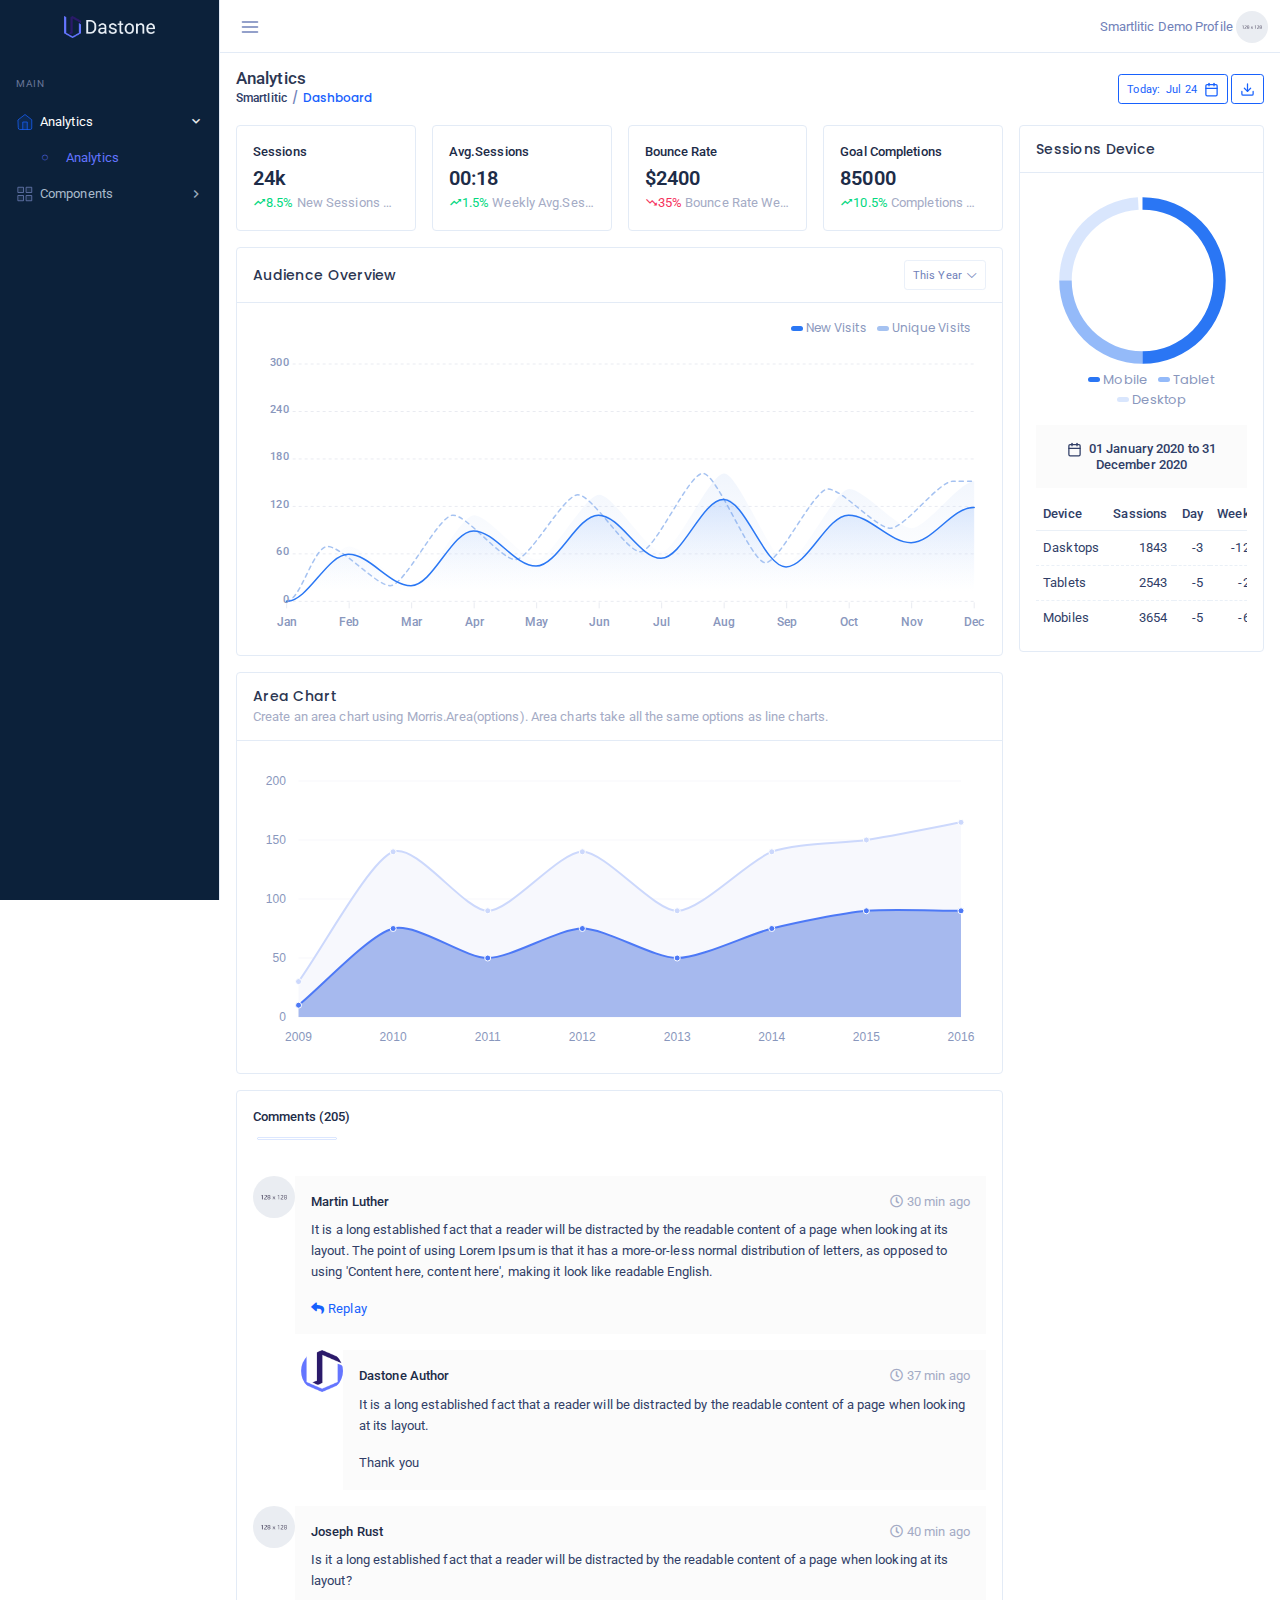
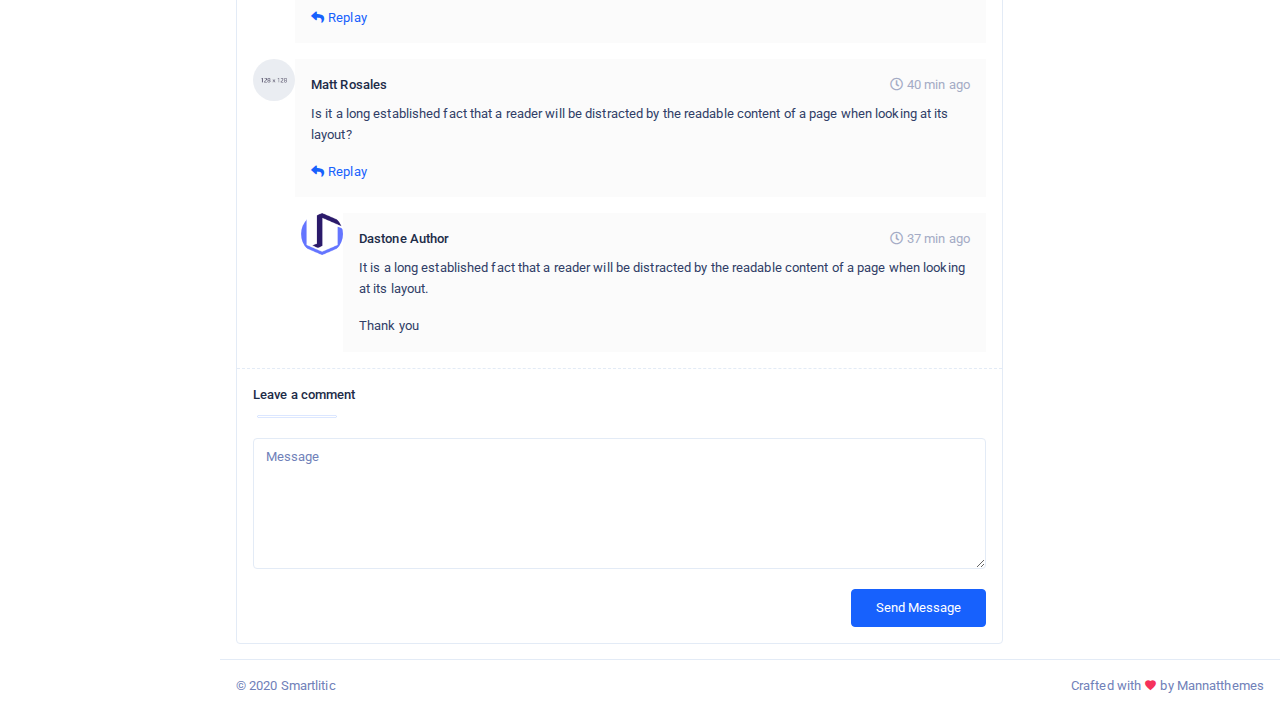
<file: statistics/index.html>
<!DOCTYPE html>
<html lang="en">

    <head>
        <meta charset="utf-8" />
        <title>Smartlitic - Admin & Dashboard Template</title>
        <meta name="viewport" content="width=device-width, initial-scale=1, shrink-to-fit=no">
        <meta content="Premium Multipurpose Admin & Dashboard Template" name="description" />
        <meta content="" name="author" />
        <meta http-equiv="X-UA-Compatible" content="IE=edge" />

        <!-- App favicon -->
        <link rel="shortcut icon" href="assets/images/favicon.ico">

        <!-- jvectormap -->
        <!-- <link href="plugins/jvectormap/jquery-jvectormap-2.0.2.css" rel="stylesheet"> -->

         <!--Morris Chart CSS -->
         <link rel="stylesheet" href="plugins/morris/morris.css">

        <!-- App css -->
        <link href="assets/css/bootstrap.min.css" rel="stylesheet" type="text/css" />
        <link href="assets/css/icons.min.css" rel="stylesheet" type="text/css" />
        <link href="assets/css/metisMenu.min.css" rel="stylesheet" type="text/css" />
        <link href="plugins/daterangepicker/daterangepicker.css" rel="stylesheet" type="text/css" />
        <link href="assets/css/app.min.css" rel="stylesheet" type="text/css" />

    </head>

    <body class="dark-sidenav">
        <!-- Left Sidenav -->
        <div class="left-sidenav">
            <!-- LOGO -->
            <div class="brand">
                <a href="index.html" class="logo">
                    <span>
                        <img src="assets/images/logo-sm.png" alt="logo-small" class="logo-sm">
                    </span>
                    <span>
                        <img src="assets/images/logo.png" alt="logo-large" class="logo-lg logo-light">
                        <img src="assets/images/logo-dark.png" alt="logo-large" class="logo-lg logo-dark">
                    </span>
                </a>
            </div>
            <!--end logo-->
            <div class="menu-content h-100" data-simplebar>
                <ul class="metismenu left-sidenav-menu">
                    <li class="menu-label mt-0">Main</li>
                    <li>
                        <a href="javascript: void(0);"> <i data-feather="home" class="align-self-center menu-icon"></i><span>Analytics</span><span class="menu-arrow"><i class="mdi mdi-chevron-right"></i></span></a>
                        <ul class="nav-second-level" aria-expanded="false">
                            <li class="nav-item"><a class="nav-link" href="index.html"><i class="ti-control-record"></i>Analytics</a></li>
                        </ul>
                    </li>
    
                    <li>
                        <a href="javascript: void(0);"><i data-feather="grid" class="align-self-center menu-icon"></i><span>Components</span><span class="menu-arrow"><i class="mdi mdi-chevron-right"></i></span></a>
                        <ul class="nav-second-level" aria-expanded="false">
          
                            <li class="nav-item"><a class="nav-link" href="javascript: void(0);"><i class="ti-control-record"></i>Purchase Now</a></li>
                            <li class="nav-item"><a class="nav-link" href="javascript: void(0);"><i class="ti-control-record"></i>Submit</a></li>
                            <li class="nav-item"><a class="nav-link" href="apps-contact-list.html"><i class="ti-control-record"></i>About</a></li>
                            <li class="nav-item"><a class="nav-link" href="apps-calendar.html"><i class="ti-control-record"></i>Services</a></li>
                            <li class="nav-item"><a class="nav-link" href="apps-files.html"><i class="ti-control-record"></i>Pricing</a></li>
                            <li class="nav-item"><a class="nav-link" href="apps-invoice.html"><i class="ti-control-record"></i>Contact</a></li>
                            <li class="nav-item"><a class="nav-link" href="apps-tasks.html"><i class="ti-control-record"></i>View demo</a></li>
                 
                        </ul>
                    </li>
              
                </ul>
    
                <!-- <div class="update-msg text-center">
                    <a href="javascript: void(0);" class="float-right close-btn text-muted" data-dismiss="update-msg" aria-label="Close" aria-hidden="true">
                        <i class="mdi mdi-close"></i>
                    </a>
                    <h5 class="mt-3">Mannat Themes</h5>
                    <p class="mb-3">We Design and Develop Clean and High Quality Web Applications</p>
                    <a href="javascript: void(0);" class="btn btn-outline-warning btn-sm">Upgrade your plan</a>
                </div> -->
            </div>
        </div>
        <!-- end left-sidenav-->
        

        <div class="page-wrapper">
            <!-- Top Bar Start -->
            <div class="topbar">            
                <!-- Navbar -->
                <nav class="navbar-custom">    
                    <ul class="list-unstyled topbar-nav float-right mb-0">  
                        
                        <li class="dropdown">
                            <a class="nav-link dropdown-toggle waves-effect waves-light nav-user" data-toggle="dropdown" href="#" role="button"
                                aria-haspopup="false" aria-expanded="false">
                                <span class="ml-1 nav-user-name hidden-sm">Smartlitic Demo Profile</span>
                                <img src="assets/images/users/user-5.jpg" alt="profile-user" class="rounded-circle thumb-xs" />                                 
                            </a>
                            <div class="dropdown-menu dropdown-menu-right">
                                <a class="dropdown-item" href="#"><i data-feather="user" class="align-self-center icon-xs icon-dual mr-1"></i> Profile</a>
                                <a class="dropdown-item" href="#"><i data-feather="settings" class="align-self-center icon-xs icon-dual mr-1"></i> Settings</a>
                                <div class="dropdown-divider mb-0"></div>
                                <a class="dropdown-item" href="#"><i data-feather="power" class="align-self-center icon-xs icon-dual mr-1"></i> Logout</a>
                            </div>
                        </li>
                    </ul><!--end topbar-nav-->
        
                    <ul class="list-unstyled topbar-nav mb-0">                        
                        <li>
                            <button class="nav-link button-menu-mobile">
                                <i data-feather="menu" class="align-self-center topbar-icon"></i>
                            </button>
                        </li> 
                        <!-- <li class="creat-btn">
                            <div class="nav-link">
                                <a class=" btn btn-sm btn-soft-primary" href="#" role="button"><i class="fas fa-plus mr-2"></i>New Task</a>
                            </div>                                
                        </li>                            -->
                    </ul>
                </nav>
                <!-- end navbar-->
            </div>
            <!-- Top Bar End -->

            <!-- Page Content-->
            <div class="page-content">
                <div class="container-fluid">
                    <!-- Page-Title -->
                    <div class="row">
                        <div class="col-sm-12">
                            <div class="page-title-box">
                                <div class="row">
                                    <div class="col">
                                        <h4 class="page-title">Analytics</h4>
                                        <ol class="breadcrumb">
                                            <li class="breadcrumb-item"><a href="javascript:void(0);">Smartlitic</a></li>
                                            <li class="breadcrumb-item active">Dashboard</li>
                                        </ol>
                                    </div><!--end col-->
                                    <div class="col-auto align-self-center">
                                        <a href="#" class="btn btn-sm btn-outline-primary" id="Dash_Date">
                                            <span class="ay-name" id="Day_Name">Today:</span>&nbsp;
                                            <span class="" id="Select_date">Jan 11</span>
                                            <i data-feather="calendar" class="align-self-center icon-xs ml-1"></i>
                                        </a>
                                        <a href="#" class="btn btn-sm btn-outline-primary">
                                            <i data-feather="download" class="align-self-center icon-xs"></i>
                                        </a>
                                    </div><!--end col-->  
                                </div><!--end row-->                                                              
                            </div><!--end page-title-box-->
                        </div><!--end col-->
                    </div><!--end row-->
                    <!-- end page title end breadcrumb -->


                    <div class="row">
                        <div class="col-lg-9">
                            <div class="row justify-content-center">
                                <div class="col-md-6 col-lg-3">
                                    <div class="card report-card">
                                        <div class="card-body">
                                            <div class="row d-flex justify-content-center">
                                                <div class="col">
                                                    <p class="text-dark mb-0 font-weight-semibold">Sessions</p>
                                                    <h3 class="m-0">24k</h3>
                                                    <p class="mb-0 text-truncate text-muted"><span class="text-success"><i class="mdi mdi-trending-up"></i>8.5%</span> New Sessions Today</p>
                                                </div>
                                                <!-- <div class="col-auto align-self-center">
                                                    <div class="report-main-icon bg-light-alt">
                                                        <i data-feather="users" class="align-self-center text-muted icon-sm"></i>  
                                                    </div>
                                                </div> -->
                                            </div>
                                        </div><!--end card-body--> 
                                    </div><!--end card--> 
                                </div> <!--end col--> 
                                <div class="col-md-6 col-lg-3">
                                    <div class="card report-card">
                                        <div class="card-body">
                                            <div class="row d-flex justify-content-center">                                                
                                                <div class="col">
                                                    <p class="text-dark mb-0 font-weight-semibold">Avg.Sessions</p>
                                                    <h3 class="m-0">00:18</h3>
                                                    <p class="mb-0 text-truncate text-muted"><span class="text-success"><i class="mdi mdi-trending-up"></i>1.5%</span> Weekly Avg.Sessions</p>
                                                </div>
                                                <!-- <div class="col-auto align-self-center">
                                                    <div class="report-main-icon bg-light-alt">
                                                        <i data-feather="clock" class="align-self-center text-muted icon-sm"></i>  
                                                    </div>
                                                </div>  -->
                                            </div>
                                        </div><!--end card-body--> 
                                    </div><!--end card--> 
                                </div> <!--end col--> 
                                <div class="col-md-6 col-lg-3">
                                    <div class="card report-card">
                                        <div class="card-body">
                                            <div class="row d-flex justify-content-center">                                                
                                                <div class="col">
                                                    <p class="text-dark mb-0 font-weight-semibold">Bounce Rate</p>
                                                    <h3 class="m-0">$2400</h3>
                                                    <p class="mb-0 text-truncate text-muted"><span class="text-danger"><i class="mdi mdi-trending-down"></i>35%</span> Bounce Rate Weekly</p>
                                                </div>
                                                <!-- <div class="col-auto align-self-center">
                                                    <div class="report-main-icon bg-light-alt">
                                                        <i data-feather="activity" class="align-self-center text-muted icon-sm"></i>  
                                                    </div>
                                                </div>  -->
                                            </div>
                                        </div><!--end card-body--> 
                                    </div><!--end card--> 
                                </div> <!--end col--> 
                                <div class="col-md-6 col-lg-3">
                                    <div class="card report-card">
                                        <div class="card-body">
                                            <div class="row d-flex justify-content-center">
                                                <div class="col">  
                                                    <p class="text-dark mb-0 font-weight-semibold">Goal Completions</p>                                         
                                                    <h3 class="m-0">85000</h3>
                                                    <p class="mb-0 text-truncate text-muted"><span class="text-success"><i class="mdi mdi-trending-up"></i>10.5%</span> Completions Weekly</p>
                                                </div>
                                                <!-- <div class="col-auto align-self-center">
                                                    <div class="report-main-icon bg-light-alt">
                                                        <i data-feather="briefcase" class="align-self-center text-muted icon-sm"></i>  
                                                    </div>
                                                </div>  -->
                                            </div>
                                        </div><!--end card-body--> 
                                    </div><!--end card--> 
                                </div> <!--end col-->                               
                            </div><!--end row-->
                            <div class="card">
                                <div class="card-header">
                                    <div class="row align-items-center">
                                        <div class="col">                      
                                            <h4 class="card-title">Audience Overview</h4>                      
                                        </div><!--end col-->
                                        <div class="col-auto"> 
                                            <div class="dropdown">
                                                <a href="#" class="btn btn-sm btn-outline-light dropdown-toggle" data-toggle="dropdown" aria-haspopup="true" aria-expanded="false">
                                                   This Year<i class="las la-angle-down ml-1"></i>
                                                </a>
                                                <div class="dropdown-menu dropdown-menu-right">
                                                    <a class="dropdown-item" href="#">Today</a>
                                                    <a class="dropdown-item" href="#">Last Week</a>
                                                    <a class="dropdown-item" href="#">Last Month</a>
                                                    <a class="dropdown-item" href="#">This Year</a>
                                                </div>
                                            </div>               
                                        </div><!--end col-->
                                    </div>  <!--end row-->                                  
                                </div><!--end card-header-->
                                <div class="card-body">
                                    <div class="">
                                        <div id="ana_dash_1" class="apex-charts"></div>
                                    </div> 
                                </div><!--end card-body--> 
                            </div><!--end card--> 



                            <div class="card">
                                <div class="card-header">
                                    <h4 class="card-title">Area Chart</h4>
                                    <p class="text-muted mb-0">Create an area chart using
                                        Morris.Area(options). Area charts take all the same options as line
                                        charts.
                                    </p>     
                                </div><!--end card-header-->
                                <div class="card-body">
                                    <!-- <div id="morris-area-example" class="drop-shadow" style="height: 300px"></div> -->
                                    <div class="">
                                        <div id="morris-area-example" class="drop-shadow" style="height: 300px"></div>
                                    <div id="morris-line-example" class="drop-shadow" style="display:none;height: 5px"></div>  
                                    </div> 
                                </div><!--end card-body-->
                            </div><!--end card-->


                            <div class="card">
                                <div class="card-body">
                                    <div class="row">
                                        <div class="col">
                                            <p class="text-dark font-weight-semibold title-border">Comments (205)</p>
                                        </div><!--end col-->
                                    </div><!--end row-->    
                                </div><!--end card-body-->  
                                <div class="card-body border-bottom-dashed"> 
                                    <ul class="list-unstyled mb-0">
                                        <li>
                                            <div class="row">
                                                <div class="col-auto">
                                                    <img src="assets/images/users/user-2.jpg" alt="" class="thumb-md rounded-circle">
                                                </div><!--end col-->
                                                <div class="col">
                                                    <div class="comment-body ml-n3 bg-light-alt p-3">
                                                        <div class="row">
                                                            <div class="col">
                                                                <p class="text-dark font-weight-semibold mb-2">Martin Luther</p>
                                                            </div><!--end col-->
                                                            <div class="col-auto">
                                                                <span class="text-muted"><i class="far fa-clock mr-1"></i>30 min ago</span>
                                                            </div><!--end col-->
                                                        </div><!--end row-->                                                                
                                                        <p>It is a long established fact that a reader will be distracted by the 
                                                            readable content of a page when looking at its layout. The point of 
                                                            using Lorem Ipsum is that it has a more-or-less normal distribution of letters, 
                                                            as opposed to using 'Content here, content here', making it look like readable English.
                                                        </p>
                                                        <a href="#" class="text-primary"><i class="fas fa-reply mr-1"></i>Replay</a>
                                                    </div>
                                                </div><!--end col-->
                                            </div><!--end row-->
                                            <ul class="list-unstyled ml-5">
                                                <li>
                                                    <div class="row mt-3">
                                                        <div class="col-auto">
                                                            <img src="assets/images/logo-sm.png" alt="" class="thumb-md rounded-circle">
                                                        </div><!--end col-->
                                                        <div class="col">
                                                            <div class="comment-body ml-n3 bg-light-alt p-3">
                                                                <div class="row">
                                                                    <div class="col">
                                                                        <p class="text-dark font-weight-semibold mb-2">Dastone Author</p>
                                                                    </div><!--end col-->
                                                                    <div class="col-auto">
                                                                        <span class="text-muted"><i class="far fa-clock mr-1"></i>37 min ago</span>
                                                                    </div><!--end col-->
                                                                </div><!--end row-->                                                                
                                                                <p>It is a long established fact that a reader will be distracted by the 
                                                                    readable content of a page when looking at its layout. 
                                                                </p>
                                                                <p class="mb-0">Thank you</p>
                                                            </div>
                                                        </div><!--end col-->
                                                    </div><!--end row-->
                                                </li>
                                            </ul>
                                        </li>
                                        <li class="mt-3">
                                            <div class="row">
                                                <div class="col-auto">
                                                    <img src="assets/images/users/user-1.jpg" alt="" class="thumb-md rounded-circle">
                                                </div><!--end col-->
                                                <div class="col">
                                                    <div class="comment-body ml-n3 bg-light-alt p-3">
                                                        <div class="row">
                                                            <div class="col">
                                                                <p class="text-dark font-weight-semibold mb-2">Joseph Rust</p>
                                                            </div><!--end col-->
                                                            <div class="col-auto">
                                                                <span class="text-muted"><i class="far fa-clock mr-1"></i>40 min ago</span>
                                                            </div><!--end col-->
                                                        </div><!--end row-->                                                                
                                                        <p>Is it a long established fact that a reader will be distracted by the 
                                                            readable content of a page when looking at its layout?
                                                        </p>
                                                        <a href="#" class="text-primary"><i class="fas fa-reply mr-1"></i>Replay</a>
                                                    </div>
                                                </div><!--end col-->
                                            </div><!--end row--> 
                                        </li>
                                        <li class="mt-3">
                                            <div class="row">
                                                <div class="col-auto">
                                                    <img src="assets/images/users/user-5.jpg" alt="" class="thumb-md rounded-circle">
                                                </div><!--end col-->
                                                <div class="col">
                                                    <div class="comment-body ml-n3 bg-light-alt p-3">
                                                        <div class="row">
                                                            <div class="col">
                                                                <p class="text-dark font-weight-semibold mb-2">Matt Rosales</p>
                                                            </div><!--end col-->
                                                            <div class="col-auto">
                                                                <span class="text-muted"><i class="far fa-clock mr-1"></i>40 min ago</span>
                                                            </div><!--end col-->
                                                        </div><!--end row-->                                                                
                                                        <p>Is it a long established fact that a reader will be distracted by the 
                                                            readable content of a page when looking at its layout?
                                                        </p>
                                                        <a href="#" class="text-primary"><i class="fas fa-reply mr-1"></i>Replay</a>
                                                    </div>
                                                </div><!--end col-->
                                            </div><!--end row-->
                                            <ul class="list-unstyled ml-5">
                                                <li>
                                                    <div class="row mt-3">
                                                        <div class="col-auto">
                                                            <img src="assets/images/logo-sm.png" alt="" class="thumb-md rounded-circle">
                                                        </div><!--end col-->
                                                        <div class="col">
                                                            <div class="comment-body ml-n3 bg-light-alt p-3">
                                                                <div class="row">
                                                                    <div class="col">
                                                                        <p class="text-dark font-weight-semibold mb-2">Dastone Author</p>
                                                                    </div><!--end col-->
                                                                    <div class="col-auto">
                                                                        <span class="text-muted"><i class="far fa-clock mr-1"></i>37 min ago</span>
                                                                    </div><!--end col-->
                                                                </div><!--end row-->                                                                
                                                                <p>It is a long established fact that a reader will be distracted by the 
                                                                    readable content of a page when looking at its layout. 
                                                                </p>
                                                                <p class="mb-0">Thank you</p>
                                                            </div>
                                                        </div><!--end col-->
                                                    </div><!--end row-->
                                                </li>
                                            </ul> 
                                        </li>
                                    </ul> 
                                </div><!--end card-body--> 
                                <div class="card-body">
                                    <div class="row">
                                        <div class="col">
                                            <p class="text-dark font-weight-semibold title-border">Leave a comment</p>
                                        </div><!--end col-->
                                    </div><!--end row-->
                                </div><!--end card-body--> 
                                <div class="card-body pt-0">
                                    <form>
                                        <div class="form-group">
                                            <textarea class="form-control" rows="5" id="leave_comment" placeholder="Message"></textarea>
                                        </div>
                                        <div class="row">
                                            <div class="col-sm-12 text-right">
                                                <button type="submit" class="btn btn-primary px-4">Send Message</button>
                                            </div>
                                        </div>
                                    </form>
                                </div><!--end card-body-->             
                            </div> <!--end card-->





                        </div><!--end col-->
                        <div class="col-lg-3">
                            <div class="card">
                                <div class="card-header">
                                    <div class="row align-items-center">
                                        <div class="col">                      
                                            <h4 class="card-title">Sessions Device</h4>                      
                                        </div><!--end col-->
                                        <div class="col-auto"> 
                                            <div class="dropdown">
                                            
                                                <div class="dropdown-menu dropdown-menu-right">
                                                    <a class="dropdown-item" href="#">Purchases</a>
                                                    <a class="dropdown-item" href="#">Emails</a>
                                                </div>
                                            </div>         
                                        </div><!--end col-->
                                    </div>  <!--end row-->                                  
                                </div><!--end card-header-->
                                <div class="card-body">
                                    <div class="text-center">
                                        <div id="ana_device" class="apex-charts"></div>
                                        <h6 class="bg-light-alt py-3 px-2 mb-0">
                                            <i data-feather="calendar" class="align-self-center icon-xs mr-1"></i>
                                            01 January 2020 to 31 December 2020
                                        </h6>
                                    </div>  
                                    <div class="table-responsive mt-2">
                                        <table class="table border-dashed mb-0">
                                            <thead>
                                            <tr>
                                                <th>Device</th>
                                                <th class="text-right">Sassions</th>
                                                <th class="text-right">Day</th>
                                                <th class="text-right">Week</th>
                                            </tr>
                                            </thead>
                                            <tbody>
                                            <tr>
                                                <td>Dasktops</td>
                                                <td class="text-right">1843</td>
                                                <td class="text-right">-3</td>
                                                <td class="text-right">-12</td>
                                            </tr>
                                            <tr>
                                                <td>Tablets</td>
                                                <td class="text-right">2543</td>
                                                <td class="text-right">-5</td>
                                                <td class="text-right">-2</td>                                                 
                                            </tr>
                                            <tr>
                                                <td>Mobiles</td>
                                                <td class="text-right">3654</td>
                                                <td class="text-right">-5</td>
                                                <td class="text-right">-6</td>
                                            </tr>
                                            
                                            </tbody>
                                        </table><!--end /table-->
                                    </div><!--end /div-->                                 
                                </div><!--end card-body--> 
                            </div><!--end card--> 
                        </div> <!--end col--> 
                    </div><!--end row-->

                   
                    

                </div><!-- container -->

                <footer class="footer text-center text-sm-left">
                    &copy; 2020 Smartlitic <span class="d-none d-sm-inline-block float-right">Crafted with <i class="mdi mdi-heart text-danger"></i> by Mannatthemes</span>
                </footer><!--end footer-->
            </div>
            <!-- end page content -->
        </div>
        <!-- end page-wrapper -->

        


        <!-- jQuery  -->
        <script src="assets/js/jquery.min.js"></script>
        <script src="assets/js/bootstrap.bundle.min.js"></script>
        <script src="assets/js/metismenu.min.js"></script>
        <script src="assets/js/waves.js"></script>
        <script src="assets/js/feather.min.js"></script>
        <script src="assets/js/simplebar.min.js"></script>
        <script src="assets/js/moment.js"></script>
        <script src="plugins/daterangepicker/daterangepicker.js"></script>


        <script src="plugins/apex-charts/apexcharts.min.js"></script>
        <!-- <script src="plugins/jvectormap/jquery-jvectormap-2.0.2.min.js"></script>
        <script src="plugins/jvectormap/jquery-jvectormap-us-aea-en.js"></script> -->
        <script src="assets/pages/jquery.analytics_dashboard.init.js"></script>
        

        <!--Morris Chart-->
        <script src="plugins/morris/morris.min.js"></script>
        <script src="plugins/raphael/raphael.min.js"></script>
        <script src="assets/pages/jquery.morris.init.js"></script>
        <!-- App js -->
        <script src="assets/js/app.js"></script>
        
    </body>

</html>
</file>
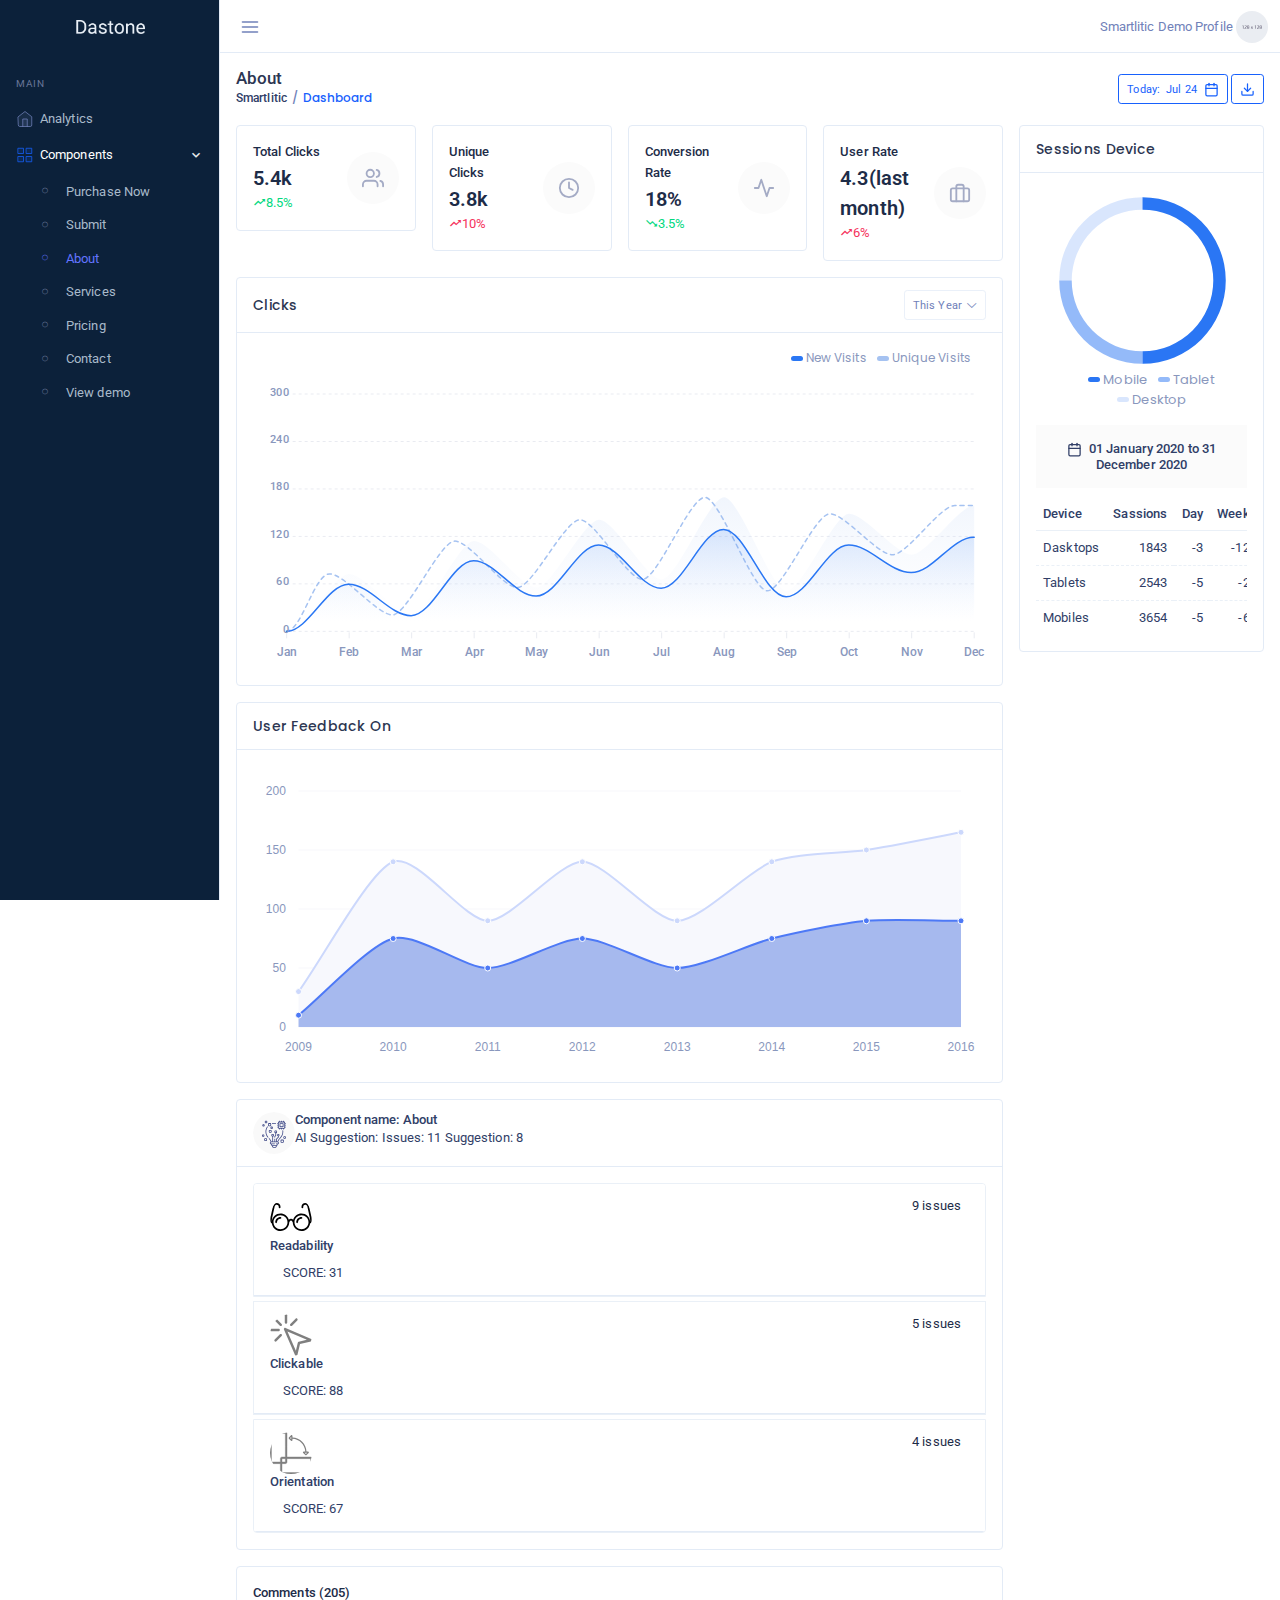
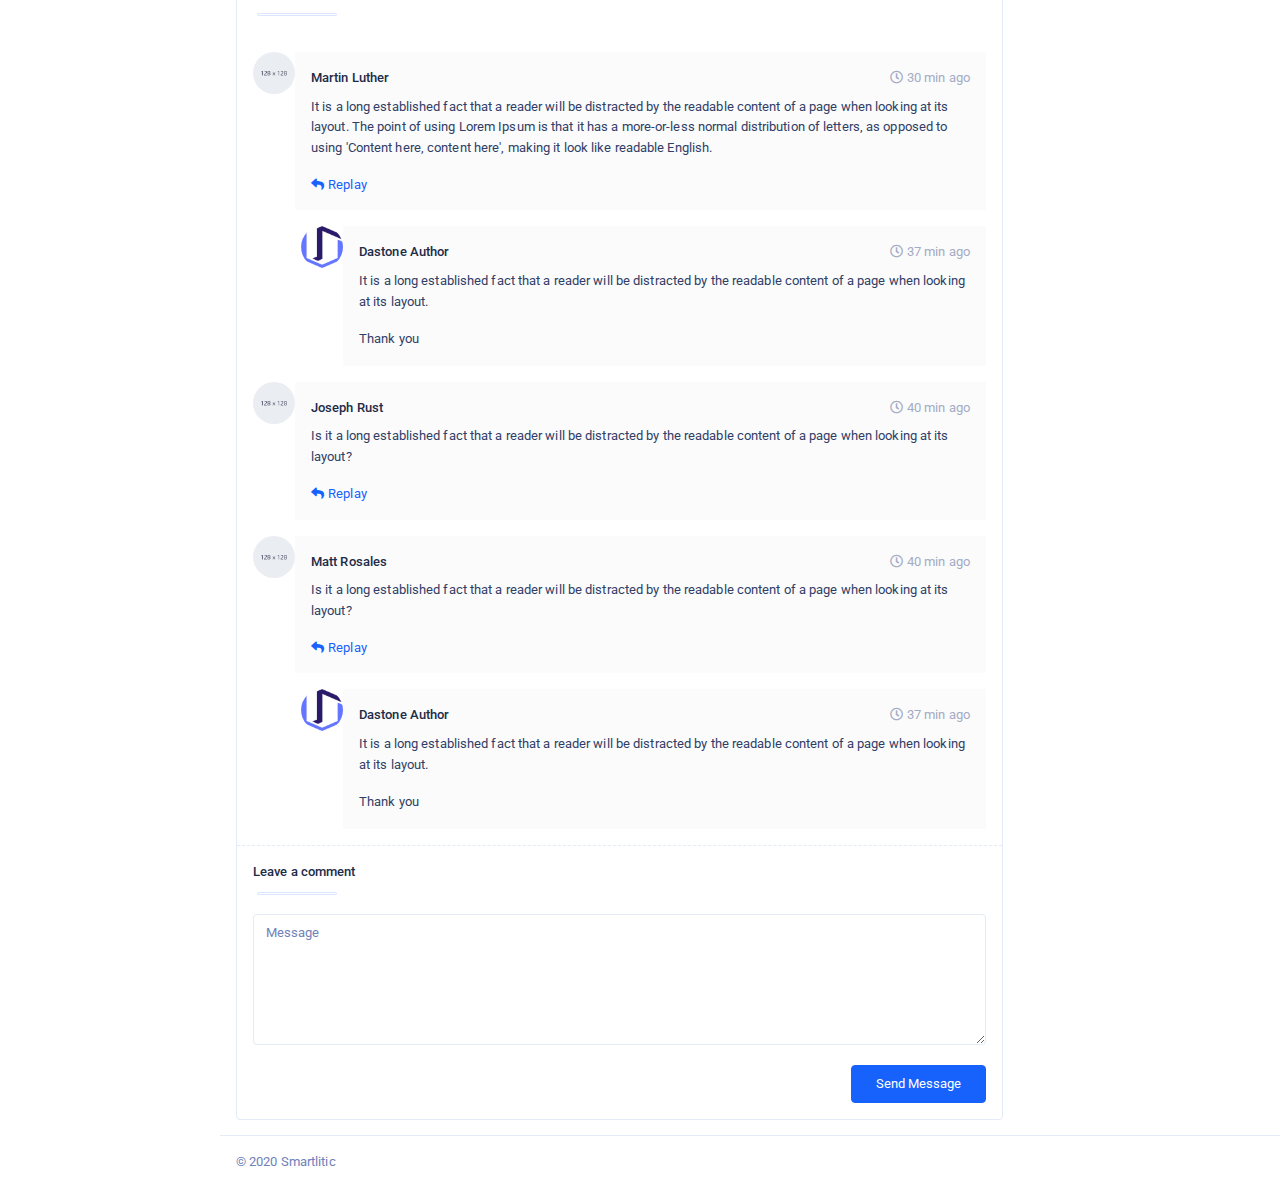
<file: statistics/about.html>
<!DOCTYPE html>
<html lang="en">

    <head>
        <meta charset="utf-8" />
        <title>Smartlitic - Admin & Dashboard Template</title>
        <meta name="viewport" content="width=device-width, initial-scale=1, shrink-to-fit=no">
        <meta content="Premium Multipurpose Admin & Dashboard Template" name="description" />
        <meta content="" name="author" />
        <meta http-equiv="X-UA-Compatible" content="IE=edge" />

        <!-- App favicon -->
        <!--<link rel="shortcut icon" href="assets/images/favicon.ico">-->
        <link rel="shortcut icon" href="assets/images/2.png" type="image/png">

        <!-- jvectormap -->
        <!-- <link href="plugins/jvectormap/jquery-jvectormap-2.0.2.css" rel="stylesheet"> -->

         <!--Morris Chart CSS -->
         <link rel="stylesheet" href="plugins/morris/morris.css">

        <!-- App css -->
        <link href="assets/css/bootstrap.min.css" rel="stylesheet" type="text/css" />
        <link href="assets/css/icons.min.css" rel="stylesheet" type="text/css" />
        <link href="assets/css/metisMenu.min.css" rel="stylesheet" type="text/css" />
        <link href="plugins/daterangepicker/daterangepicker.css" rel="stylesheet" type="text/css" />
        <link href="assets/css/app.min.css" rel="stylesheet" type="text/css" />

    </head>

    <body class="dark-sidenav">
        <!-- Left Sidenav -->
        <div class="left-sidenav">
            <!-- LOGO -->
            <div class="brand">
                <a href="../index.html" class="logo">
                    <!-- <span>
                        <img src="assets/images/logo-sm.png" alt="logo-small" class="logo-sm">
                    </span> -->
                    <span>
                        <img src="assets/images/logo.png" alt="logo-large" class="logo-lg logo-light">
                         <img src="assets/images/logo-dark.png" alt="logo-large" class="logo-lg logo-dark">
                    </span>
                </a>
            </div>
            <!--end logo-->
            <div class="menu-content h-100" data-simplebar>
                <ul class="metismenu left-sidenav-menu">
                    <li class="menu-label mt-0">Main</li>
                    <li>
                        <a href="index.html"> <i data-feather="home" class="align-self-center menu-icon"></i><span>Analytics</span></a>
                      
                    </li>
    
                    <li>
                        <a href="javascript: void(0);"><i data-feather="grid" class="align-self-center menu-icon"></i><span>Components</span><span class="menu-arrow"><i class="mdi mdi-chevron-right"></i></span></a>
                        <ul class="nav-second-level" aria-expanded="false">
          
                            <li class="nav-item"><a class="nav-link" href="purchase.html"><i class="ti-control-record"></i>Purchase Now</a></li>
                            <li class="nav-item"><a class="nav-link" href="submit.html"><i class="ti-control-record"></i>Submit</a></li>
                            <li class="nav-item"><a class="nav-link" href="about.html"><i class="ti-control-record"></i>About</a></li>
                            <li class="nav-item"><a class="nav-link" href="service.html"><i class="ti-control-record"></i>Services</a></li>
                            <li class="nav-item"><a class="nav-link" href="price.html"><i class="ti-control-record"></i>Pricing</a></li>
                            <li class="nav-item"><a class="nav-link" href="contact.html"><i class="ti-control-record"></i>Contact</a></li>
                            <li class="nav-item"><a class="nav-link" href="demo.html"><i class="ti-control-record"></i>View demo</a></li>
                 
                        </ul>
                    </li>
              
                </ul>
    
                <!-- <div class="update-msg text-center">
                    <a href="javascript: void(0);" class="float-right close-btn text-muted" data-dismiss="update-msg" aria-label="Close" aria-hidden="true">
                        <i class="mdi mdi-close"></i>
                    </a>
                    <h5 class="mt-3">Mannat Themes</h5>
                    <p class="mb-3">We Design and Develop Clean and High Quality Web Applications</p>
                    <a href="javascript: void(0);" class="btn btn-outline-warning btn-sm">Upgrade your plan</a>
                </div> -->
            </div>
        </div>
        <!-- end left-sidenav-->
        

        <div class="page-wrapper">
            <!-- Top Bar Start -->
            <div class="topbar">            
                <!-- Navbar -->
                <nav class="navbar-custom">    
                    <ul class="list-unstyled topbar-nav float-right mb-0">  
                        
                        <li class="dropdown">
                            <a class="nav-link dropdown-toggle waves-effect waves-light nav-user" data-toggle="dropdown" href="#" role="button"
                                aria-haspopup="false" aria-expanded="false">
                                <span class="ml-1 nav-user-name hidden-sm">Smartlitic Demo Profile</span>
                                <img src="assets/images/users/user-5.jpg" alt="profile-user" class="rounded-circle thumb-xs" />                                 
                            </a>
                            <div class="dropdown-menu dropdown-menu-right">
                                <a class="dropdown-item" href="#"><i data-feather="user" class="align-self-center icon-xs icon-dual mr-1"></i> Profile</a>
                                <a class="dropdown-item" href="#"><i data-feather="settings" class="align-self-center icon-xs icon-dual mr-1"></i> Settings</a>
                                <div class="dropdown-divider mb-0"></div>
                                <a class="dropdown-item" href="#"><i data-feather="power" class="align-self-center icon-xs icon-dual mr-1"></i> Logout</a>
                            </div>
                        </li>
                    </ul><!--end topbar-nav-->
        
                    <ul class="list-unstyled topbar-nav mb-0">                        
                        <li>
                            <button class="nav-link button-menu-mobile">
                                <i data-feather="menu" class="align-self-center topbar-icon"></i>
                            </button>
                        </li> 
                    </ul>
                </nav>
                <!-- end navbar-->
            </div>
            <!-- Top Bar End -->

            <!-- Page Content-->
            <div class="page-content">
                <div class="container-fluid">
                    <!-- Page-Title -->
                    <div class="row">
                        <div class="col-sm-12">
                            <div class="page-title-box">
                                <div class="row">
                                    <div class="col">
                                        <h4 class="page-title">About</h4>
                                        <ol class="breadcrumb">
                                            <li class="breadcrumb-item"><a href="javascript:void(0);">Smartlitic</a></li>
                                            <li class="breadcrumb-item active">Dashboard</li>
                                        </ol>
                                    </div><!--end col-->
                                    <div class="col-auto align-self-center">
                                        <a href="#" class="btn btn-sm btn-outline-primary" id="Dash_Date">
                                            <span class="ay-name" id="Day_Name">Today:</span>&nbsp;
                                            <span class="" id="Select_date">Jan 11</span>
                                            <i data-feather="calendar" class="align-self-center icon-xs ml-1"></i>
                                        </a>
                                        <a href="#" class="btn btn-sm btn-outline-primary">
                                            <i data-feather="download" class="align-self-center icon-xs"></i>
                                        </a>
                                    </div><!--end col-->  
                                </div><!--end row-->                                                              
                            </div><!--end page-title-box-->
                        </div><!--end col-->
                    </div><!--end row-->
                    <!-- end page title end breadcrumb -->


                    <div class="row">
                        <div class="col-lg-9">
                            <div class="row justify-content-center">
                                <div class="col-md-6 col-lg-3">
                                    <div class="card report-card">
                                        <div class="card-body">
                                            <div class="row d-flex justify-content-center">
                                                <div class="col">
                                                    <p class="text-dark mb-0 font-weight-semibold">Total Clicks</p>
                                                    <h3 class="m-0">5.4k</h3>
                                                    <p class="mb-0 text-truncate text-muted"><span class="text-success"><i class="mdi mdi-trending-up"></i>8.5%</span></p>
                                                </div>
                                                <div class="col-auto align-self-center">
                                                    <div class="report-main-icon bg-light-alt">
                                                        <i data-feather="users" class="align-self-center text-muted icon-sm"></i>  
                                                    </div>
                                                </div> 
                                            </div>
                                        </div><!--end card-body--> 
                                    </div><!--end card--> 
                                </div> <!--end col--> 
                                <div class="col-md-6 col-lg-3">
                                    <div class="card report-card">
                                        <div class="card-body">
                                            <div class="row d-flex justify-content-center">                                                
                                                <div class="col">
                                                    <p class="text-dark mb-0 font-weight-semibold">Unique Clicks</p>
                                                    <h3 class="m-0">3.8k</h3>
                                                    <p class="mb-0 text-truncate text-muted"><span class="text-danger"><i class="mdi mdi-trending-up"></i>10%</span></p>
                                                </div>
                                                <div class="col-auto align-self-center">
                                                    <div class="report-main-icon bg-light-alt">
                                                        <i data-feather="clock" class="align-self-center text-muted icon-sm"></i>  
                                                    </div>
                                                </div> 
                                            </div>
                                        </div><!--end card-body--> 
                                    </div><!--end card--> 
                                </div> <!--end col--> 
                                <div class="col-md-6 col-lg-3">
                                    <div class="card report-card">
                                        <div class="card-body">
                                            <div class="row d-flex justify-content-center">                                                
                                                <div class="col">
                                                    <p class="text-dark mb-0 font-weight-semibold">Conversion Rate</p>
                                                    <h3 class="m-0">18%</h3>
                                                    <p class="mb-0 text-truncate text-muted"><span class="text-success"><i class="mdi mdi-trending-down"></i>3.5%</span></p>
                                                </div>
                                                <div class="col-auto align-self-center">
                                                    <div class="report-main-icon bg-light-alt">
                                                        <i data-feather="activity" class="align-self-center text-muted icon-sm"></i>  
                                                    </div>
                                                </div> 
                                            </div>
                                        </div><!--end card-body--> 
                                    </div><!--end card--> 
                                </div> <!--end col--> 
                                <div class="col-md-6 col-lg-3">
                                    <div class="card report-card">
                                        <div class="card-body">
                                            <div class="row d-flex justify-content-center">
                                                <div class="col">  
                                                    <p class="text-dark mb-0 font-weight-semibold">User Rate</p>                                         
                                                    <h3 class="m-0">4.3<span>(last month)</span></h3>
                                                    <p class="mb-0 text-truncate text-muted"><span class="text-danger"><i class="mdi mdi-trending-up"></i>6%</span></p>
                                                </div>
                                                <div class="col-auto align-self-center">
                                                    <div class="report-main-icon bg-light-alt">
                                                        <i data-feather="briefcase" class="align-self-center text-muted icon-sm"></i>  
                                                    </div>
                                                </div> 
                                            </div>
                                        </div><!--end card-body--> 
                                    </div><!--end card--> 
                                </div> <!--end col-->                               
                            </div><!--end row-->


                            <div class="card">
                                <div class="card-header">
                                    <div class="row align-items-center">
                                        <div class="col">                      
                                            <h4 class="card-title">Clicks</h4>                      
                                        </div><!--end col-->
                                        <div class="col-auto"> 
                                            <div class="dropdown">
                                                <a href="#" class="btn btn-sm btn-outline-light dropdown-toggle" data-toggle="dropdown" aria-haspopup="true" aria-expanded="false">
                                                   This Year<i class="las la-angle-down ml-1"></i>
                                                </a>
                                                <div class="dropdown-menu dropdown-menu-right">
                                                    <a class="dropdown-item" href="#">Today</a>
                                                    <a class="dropdown-item" href="#">Last Week</a>
                                                    <a class="dropdown-item" href="#">Last Month</a>
                                                    <a class="dropdown-item" href="#">This Year</a>
                                                </div>
                                            </div>               
                                        </div><!--end col-->
                                    </div>  <!--end row-->                                  
                                </div><!--end card-header-->
                                <div class="card-body">
                                    <div class="">
                                        <div id="ana_dash_1" class="apex-charts"></div>
                                    </div> 
                                </div><!--end card-body--> 
                            </div><!--end card--> 



                            <div class="card" >
                                <div class="card-header">
                                    <h4 class="card-title">User Feedback on</h4>
                                    <!-- <p class="text-muted mb-0">Create an area chart using
                                        Morris.Area(options). Area charts take all the same options as line
                                        charts.
                                    </p>      -->
                                </div><!--end card-header-->
                                <div class="card-body">
                                    <!-- <div id="morris-area-example" class="drop-shadow" style="height: 300px"></div> -->
                                    <div class="">
                                        <div id="morris-area-example" class="drop-shadow" style="height: 300px"></div>
                                    <div id="morris-line-example" class="drop-shadow" style="display:none;height: 5px"></div>  
                                    </div> 
                                </div><!--end card-body-->
                            </div><!--end card-->
                   

                            
                            

                         
                            <div class="row">
                               
            
                                <div class="col-lg-12 col-xl-12">
                                    
                                    
                                    <div class="card component-box">
                                        <div class="card-header card-header-main">
                                            <a href="" class="media">
                                                <div class="media-left">
                                                    <img src="assets/images/overal/component.svg" alt="user" class="rounded-circle thumb-md">
                                                </div><!-- media-left -->
                                                <div class="media-body card-note-title">
                                                    <div>
                                                        <h6 class="m-0">Component name: <span>About</span></h6>
                                                        <p class="mb-0"><span class="cmp-head-1">AI Suggestion:</span> <span class="cmp-head-2">Issues: 11</span> <span class="cmp-head-3">Suggestion: 8</span></p>
                                                    </div>
                                                </div><!-- end media-body -->
                                            </a><!--end media-->   


                                        </div><!--end card-header-->
                                        <div class="card-body">
                                            <div class="accordion" id="accordionExample">

                                                

                                                <!--start collapseOne-->
                                                <div class="card mb-1 border shadow-none">
                                                    <div class="card-header  rounded-0" id="headingOne">
                                                        <div class="collapsed text-dark" data-toggle="collapse" data-target="#collapseOne" aria-expanded="false" aria-controls="collapseOne">
                                            
                                                            <div class="row">
                                                                <div class="col text-left component-head-left">
                                                                    <div class="col-3i">
                                                                        <img src="assets/images/overal/readability.svg" alt="user" class="rounded-circle thumb-md">
                                                                        <div class="cmp-titr"> 
                                                                            <h6 class="m-0">Readability</h6>                                                                                         
                                                                        </div><!--end media body-->
                                                                    </div>
                                                                    <div class="cmp-title">
                                                                        <button class="mb-n2 btn btn-round btn2">SCORE: 31</button>
                                                                    </div> 
                                                                </div>
                                                                <div class="col text-right component-head-tab">
                                                                    <div class="col-auto align-self-center">9 issues</div>
                                                                </div>
                                                            </div>

                                                        </div>
                                                    </div>
                                                    <div id="collapseOne" class="collapse" aria-labelledby="headingOne" data-parent="#accordionExample">
                                                        <div class="card-body">
                                                            
                                                            

                                                            <div class="accordion" id="subAccordion-1">
                                                                
                                                                <div class="card mb-0 border shadow-none" id="divHeadingOne-1">
                                                                    <div class="card-header  rounded-0" id="headingOne-1">
                                                                        <div class="collapsed text-dark subAccordion-collapsed" data-toggle="collapse" data-target="#collapseOne-1" aria-expanded="false" aria-controls="collapseOne-1">
                                                                            <div class="subAccordion-title" ><span onclick="document.getElementById('divHeadingOne-1').style.display = 'none';"></span>Font sizes in this section should be big enough to be readable</div>
                                                                        </div>
                                                                    </div>
                                                                    <div id="collapseOne-1" class="collapse" aria-labelledby="headingOne-1" data-parent="#subAccordion-1">
                                                                        <!--START card-body-->
                                                                        <div class="card-body">
                        
                                                                            <div class="row subAccordion-p">
                                                                                <div class="col-lg-4 col-xl-4">
                                                                                    <div class="subAccordion-content1">Total Component: 1</div>
                                                                                </div>
                                                                                <div class="col-lg-4 col-xl-4">
                                                                                    <div class="subAccordion-content1">Successes: 0</div>
                                                                                </div>
                                                                                <div class="col-lg-4 col-xl-4">
                                                                                    <div class="subAccordion-content1">Failures: 1</div>
                                                                                </div>
                                                                            </div>

                                                                            <div class="row">
                                                                                <div class="col-lg-12 col-xl-12">
                                                                                    <div class="subAccordion-content2"><span>Requirement:</span> Elements that have texts should meet a minimum contrast ratio of 4:5:1 between
                                                                                        their foreground (usually text color) and background color.</div>
                                                                                </div>
                                                                            </div>

                                                                            <div class="row subAccordion-border0">
                                                                                <div class="col-lg-6 col-xl-6 subAccordion-border">
                                                                                    <div class="subAccordion-content3 font-red">Current Design</div>

                                                                                     <div class="row col justify-content-center">
                                                                                        
                                                                                        <div class="pricing-table text-center">
                                                                                            <div class="pricing-details">
                                                                                              <h3>Standard</h3>
                                                                                              <h1><span>$</span>00.00 / mo</h1>
                                                                                              <ul>
                                                                                                <li>Free installation</li>
                                                                                                <li>2 GB Storage</li>
                                                                                                <li>Up to 2 user2</li>
                                                                                                <li>500 GB Bandwidth</li>
                                                                                                <li>All Features</li>
                                                                                                <li>Salles Dashboard</li>
                                                                                              </ul>
                                                                                            </div>
                                                                                            <div class="plan-button">
                                                                                              <a href="#" class="btn btn-border">Purchase</a>
                                                                                            </div>
                                                                                          </div>
                                                                                        
                                                                                    </div> 
                                                                            
                                                                                    <div class="row col subAccordion-border2">
                                                                                        <div class="subAccordion-contenti">
                                                                                            <div class="subAccordion-content4">Foreground color: #3FCF8E</div>
                                                                                            <div class="subAccordion-content4">Background color: #FFFFFF</div>
                                                                                        </div>
                                                                                        <div class="subAccordion-contenti">
                                                                                            <div class="subAccordion-content5 font-green"></div>
                                                                                            <div class="subAccordion-content5"></div>
                                                                                        </div>
                                                                                        <div class="subAccordion-contenti subAccordion-content6i">
                                                                                            <div class="subAccordion-content6">Contrast Ratio</div>
                                                                                            <div class="subAccordion-content6">1.99:1</div>
                                                                                        </div>
                                                                                    </div>
                                                                                    
                                                                            
                                                                                </div>
                                                                                <div class="col-lg-6 col-xl-6 subAccordion-borderi">
                                                                                    <div class="subAccordion-content3">AI Suggestion</div>
                                                                                    <div class="row col justify-content-center">
                                                                                        
                                                                                        <div class="pricing-table text-center subAccordin-green">
                                                                                            <div class="pricing-details">
                                                                                              <h3>Standard</h3>
                                                                                              <h1><span>$</span>00.00 / mo</h1>
                                                                                              <ul>
                                                                                                <li>Free installation</li>
                                                                                                <li>2 GB Storage</li>
                                                                                                <li>Up to 2 user2</li>
                                                                                                <li>500 GB Bandwidth</li>
                                                                                                <li>All Features</li>
                                                                                                <li>Salles Dashboard</li>
                                                                                              </ul>
                                                                                            </div>
                                                                                            <div class="plan-button">
                                                                                              <a href="#" class="btn btn-border">Purchase</a>
                                                                                            </div>
                                                                                          </div>
                                                                                        
                                                                                    </div> 
                                                                            
                                                                                    <div class="row col subAccordion-border2">
                                                                                        <div class="subAccordion-contenti">
                                                                                            <div class="subAccordion-content4">Foreground color: #228755</div>
                                                                                            <div class="subAccordion-content4">Background color: #FFFFFF</div>
                                                                                        </div>
                                                                                        <div class="subAccordion-contenti">
                                                                                            <div class="subAccordion-content5 font-greeni"></div>
                                                                                            <div class="subAccordion-content5"></div>
                                                                                        </div>
                                                                                        <div class="subAccordion-contenti subAccordion-content6j">
                                                                                            <div class="subAccordion-content6">Contrast Ratio</div>
                                                                                            <div class="subAccordion-content6">1.99:1</div>
                                                                                        </div>
                                                                                    </div>

                                                                                </div>
                                                                            </div>

                                                                        </div><!--End card-body-->
                                                                    </div>
                                                                </div>
                                                                
                                                                <div class="card mb-1 border shadow-none" id="divHeadingTwo-1">
                                                                    <div class="card-header  rounded-0" id="headingTwo-1">
                                                                        <div class="collapsed text-dark subAccordion-collapsed" data-toggle="collapse" data-target="#collapseTwo-1" aria-expanded="false" aria-controls="collapseTwo-1">
                                                                            <div class="subAccordion-title" ><span onclick="document.getElementById('divHeadingTwo-1').style.display = 'none';"></span>Letter spacing should be winde enough to be readable</div>
                                                                        </div>
                                                                    </div>
                                                                    <div id="collapseTwo-1" class="collapse" aria-labelledby="headingTwo-1" data-parent="#subAccordion-1">
                                                                        <!--START card-body-->
                                                                        <div class="card-body">
                        
                                                                            <div class="row subAccordion-p">
                                                                                <div class="col-lg-4 col-xl-4">
                                                                                    <div class="subAccordion-content1">Total Component: 1</div>
                                                                                </div>
                                                                                <div class="col-lg-4 col-xl-4">
                                                                                    <div class="subAccordion-content1">Successes: 0</div>
                                                                                </div>
                                                                                <div class="col-lg-4 col-xl-4">
                                                                                    <div class="subAccordion-content1">Failures: 1</div>
                                                                                </div>
                                                                            </div>

                                                                            <div class="row">
                                                                                <div class="col-lg-12 col-xl-12">
                                                                                    <div class="subAccordion-content2"><span>Requirement:</span> Elements that have texts should meet a minimum contrast ratio of 4:5:1 between
                                                                                        their foreground (usually text color) and background color.</div>
                                                                                </div>
                                                                            </div>

                                                                            <div class="row subAccordion-border0">
                                                                                <div class="col-lg-6 col-xl-6 subAccordion-border">
                                                                                    <div class="subAccordion-content3 font-red">Current Design</div>

                                                                                     <div class="row col justify-content-center">
                                                                                        
                                                                                        <div class="pricing-table text-center">
                                                                                            <div class="pricing-details">
                                                                                              <h3>Standard</h3>
                                                                                              <h1><span>$</span>00.00 / mo</h1>
                                                                                              <ul>
                                                                                                <li>Free installation</li>
                                                                                                <li>2 GB Storage</li>
                                                                                                <li>Up to 2 user2</li>
                                                                                                <li>500 GB Bandwidth</li>
                                                                                                <li>All Features</li>
                                                                                                <li>Salles Dashboard</li>
                                                                                              </ul>
                                                                                            </div>
                                                                                            <div class="plan-button">
                                                                                              <a href="#" class="btn btn-border">Purchase</a>
                                                                                            </div>
                                                                                          </div>
                                                                                        
                                                                                    </div> 
                                                                            
                                                                                    <div class="row col subAccordion-border2">
                                                                                        <div class="subAccordion-contenti">
                                                                                            <div class="subAccordion-content4">Foreground color: #3FCF8E</div>
                                                                                            <div class="subAccordion-content4">Background color: #FFFFFF</div>
                                                                                        </div>
                                                                                        <div class="subAccordion-contenti">
                                                                                            <div class="subAccordion-content5 font-green"></div>
                                                                                            <div class="subAccordion-content5"></div>
                                                                                        </div>
                                                                                        <div class="subAccordion-contenti subAccordion-content6i">
                                                                                            <div class="subAccordion-content6">Contrast Ratio</div>
                                                                                            <div class="subAccordion-content6">1.99:1</div>
                                                                                        </div>
                                                                                    </div>
                                                                                    
                                                                            
                                                                                </div>
                                                                                <div class="col-lg-6 col-xl-6 subAccordion-borderi">
                                                                                    <div class="subAccordion-content3">AI Suggestion</div>
                                                                                    <div class="row col justify-content-center">
                                                                                        
                                                                                        <div class="pricing-table text-center subAccordin-green">
                                                                                            <div class="pricing-details">
                                                                                              <h3>Standard</h3>
                                                                                              <h1><span>$</span>00.00 / mo</h1>
                                                                                              <ul>
                                                                                                <li>Free installation</li>
                                                                                                <li>2 GB Storage</li>
                                                                                                <li>Up to 2 user2</li>
                                                                                                <li>500 GB Bandwidth</li>
                                                                                                <li>All Features</li>
                                                                                                <li>Salles Dashboard</li>
                                                                                              </ul>
                                                                                            </div>
                                                                                            <div class="plan-button">
                                                                                              <a href="#" class="btn btn-border">Purchase</a>
                                                                                            </div>
                                                                                          </div>
                                                                                        
                                                                                    </div> 
                                                                            
                                                                                    <div class="row col subAccordion-border2">
                                                                                        <div class="subAccordion-contenti">
                                                                                            <div class="subAccordion-content4">Foreground color: #228755</div>
                                                                                            <div class="subAccordion-content4">Background color: #FFFFFF</div>
                                                                                        </div>
                                                                                        <div class="subAccordion-contenti">
                                                                                            <div class="subAccordion-content5 font-greeni"></div>
                                                                                            <div class="subAccordion-content5"></div>
                                                                                        </div>
                                                                                        <div class="subAccordion-contenti subAccordion-content6j">
                                                                                            <div class="subAccordion-content6">Contrast Ratio</div>
                                                                                            <div class="subAccordion-content6">1.99:1</div>
                                                                                        </div>
                                                                                    </div>

                                                                                </div>
                                                                            </div>

                                                                        </div><!--End card-body-->
                                                                    </div>
                                                                </div>
                                                                <div class="card mb-0 border shadow-none" id="divHeadingThree-1">
                                                                    <div class="card-header  rounded-0" id="headingThree-1">
                                                                        <div class="collapsed text-dark subAccordion-collapsed" data-toggle="collapse" data-target="#collapseThree-1" aria-expanded="false" aria-controls="collapseThree-1">
                                                                            <div class="subAccordion-title" ><span onclick="document.getElementById('divHeadingThree-1').style.display = 'none';"></span>Foreground and background colors should have sufficient contrast</div>
                                                                        </div>
                                                                    </div>
                                                                    <div id="collapseThree-1" class="collapse" aria-labelledby="headingThree-1" data-parent="#subAccordion-1">
                                                                        <div class="card-body">
                                                                            <p class="mb-0 text-muted">
                                                                                Anim pariatur cliche reprehenderit, enim eiusmod high life accusamus terry richardson ad squid.
                                                                            </p> 
                                                                        </div>
                                                                    </div>
                                                                </div>
                                                            </div>
                                                            
                                                        </div>
                                                    </div>
                                                </div><!--end collapseOne-->

                                                <!--start collapseTwo-->
                                                <div class="card mb-1 border shadow-none">
                                                    <div class="card-header  rounded-0" id="headingTwo">
                                                        <div class="collapsed text-dark" data-toggle="collapse" data-target="#collapseTwo" aria-expanded="false" aria-controls="collapseTwo">
                                                            
                                                            <div class="row">
                                                                <div class="col text-left component-head-left">
                                                                    <div class="col-3i">
                                                                        <img src="assets/images/overal/clickable.svg" alt="user" class="rounded-circle thumb-md">
                                                                        <div class="cmp-titr"> 
                                                                            <h6 class="m-0">Clickable</h6>                                                                                         
                                                                        </div><!--end media body-->
                                                                    </div>
                                                                    <div class="cmp-title">
                                                                        <button class="mb-n2 btn btn-round btn1">SCORE: 88</button>
                                                                    </div> 
                                                                </div>
                                                                <div class="col text-right component-head-tab">
                                                                    <div class="col-auto align-self-center">5 issues</div>
                                                                </div>
                                                            </div>

                                                        </div>
                                                    </div>
                                                    <div id="collapseTwo" class="collapse" aria-labelledby="headingTwo" data-parent="#accordionExample">
                                                        <div class="card-body">
                                                            <p class="mb-0 text-muted">
                                                                Anim pariatur cliche reprehenderit, enim eiusmod high life accusamus terry richardson ad squid.
                                                            </p> 
                                                        </div>
                                                    </div>
                                                </div><!--end collapseTwo-->

                                                <!--start collapseThree-->
                                                <div class="card mb-0 border shadow-none">
                                                    <div class="card-header  rounded-0" id="headingThree">
                                                        <div class="collapsed text-dark" data-toggle="collapse" data-target="#collapseThree" aria-expanded="false" aria-controls="collapseThree">
                                                            
                                                            <div class="row">
                                                                <div class="col text-left component-head-left">
                                                                    <div class="col-3i">
                                                                        <img src="assets/images/overal/orientation.svg" alt="user" class="rounded-circle thumb-md">
                                                                        <div class="cmp-titr"> 
                                                                            <h6 class="m-0">Orientation</h6>                                                                                         
                                                                        </div><!--end media body-->
                                                                    </div>
                                                                    <div class="cmp-title">
                                                                        <button class="mb-n2 btn btn-round btn3">SCORE: 67</button>
                                                                    </div> 
                                                                </div>
                                                                <div class="col text-right component-head-tab">
                                                                    <div class="col-auto align-self-center">4 issues</div>
                                                                </div>
                                                            </div>

                                                        </div>
                                                    </div>
                                                    <div id="collapseThree" class="collapse" aria-labelledby="headingThree" data-parent="#accordionExample">
                                                        <div class="card-body">
                                                            <p class="mb-0 text-muted">
                                                                Anim pariatur cliche reprehenderit, enim eiusmod high life accusamus terry richardson ad squid.
                                                            </p> 
                                                        </div>
                                                    </div>
                                                </div><!--end collapseThree-->
                                            </div>    
                                        </div><!--end card-body-->
                                    </div><!--end card-->
                                </div><!--end col-->
                            </div><!--end row-->



                            <div class="card" >
                                <div class="card-body">
                                    <div class="row">
                                        <div class="col">
                                            <p class="text-dark font-weight-semibold title-border">Comments (205)</p>
                                        </div><!--end col-->
                                    </div><!--end row-->    
                                </div><!--end card-body-->  
                                <div class="card-body border-bottom-dashed"> 
                                    <ul class="list-unstyled mb-0">
                                        <li>
                                            <div class="row">
                                                <div class="col-auto">
                                                    <img src="assets/images/users/user-2.jpg" alt="" class="thumb-md rounded-circle">
                                                </div><!--end col-->
                                                <div class="col">
                                                    <div class="comment-body ml-n3 bg-light-alt p-3">
                                                        <div class="row">
                                                            <div class="col">
                                                                <p class="text-dark font-weight-semibold mb-2">Martin Luther</p>
                                                            </div><!--end col-->
                                                            <div class="col-auto">
                                                                <span class="text-muted"><i class="far fa-clock mr-1"></i>30 min ago</span>
                                                            </div><!--end col-->
                                                        </div><!--end row-->                                                                
                                                        <p>It is a long established fact that a reader will be distracted by the 
                                                            readable content of a page when looking at its layout. The point of 
                                                            using Lorem Ipsum is that it has a more-or-less normal distribution of letters, 
                                                            as opposed to using 'Content here, content here', making it look like readable English.
                                                        </p>
                                                        <a href="#" class="text-primary"><i class="fas fa-reply mr-1"></i>Replay</a>
                                                    </div>
                                                </div><!--end col-->
                                            </div><!--end row-->
                                            <ul class="list-unstyled ml-5">
                                                <li>
                                                    <div class="row mt-3">
                                                        <div class="col-auto">
                                                            <img src="assets/images/logo-sm.png" alt="" class="thumb-md rounded-circle">
                                                        </div><!--end col-->
                                                        <div class="col">
                                                            <div class="comment-body ml-n3 bg-light-alt p-3">
                                                                <div class="row">
                                                                    <div class="col">
                                                                        <p class="text-dark font-weight-semibold mb-2">Dastone Author</p>
                                                                    </div><!--end col-->
                                                                    <div class="col-auto">
                                                                        <span class="text-muted"><i class="far fa-clock mr-1"></i>37 min ago</span>
                                                                    </div><!--end col-->
                                                                </div><!--end row-->                                                                
                                                                <p>It is a long established fact that a reader will be distracted by the 
                                                                    readable content of a page when looking at its layout. 
                                                                </p>
                                                                <p class="mb-0">Thank you</p>
                                                            </div>
                                                        </div><!--end col-->
                                                    </div><!--end row-->
                                                </li>
                                            </ul>
                                        </li>
                                        <li class="mt-3">
                                            <div class="row">
                                                <div class="col-auto">
                                                    <img src="assets/images/users/user-1.jpg" alt="" class="thumb-md rounded-circle">
                                                </div><!--end col-->
                                                <div class="col">
                                                    <div class="comment-body ml-n3 bg-light-alt p-3">
                                                        <div class="row">
                                                            <div class="col">
                                                                <p class="text-dark font-weight-semibold mb-2">Joseph Rust</p>
                                                            </div><!--end col-->
                                                            <div class="col-auto">
                                                                <span class="text-muted"><i class="far fa-clock mr-1"></i>40 min ago</span>
                                                            </div><!--end col-->
                                                        </div><!--end row-->                                                                
                                                        <p>Is it a long established fact that a reader will be distracted by the 
                                                            readable content of a page when looking at its layout?
                                                        </p>
                                                        <a href="#" class="text-primary"><i class="fas fa-reply mr-1"></i>Replay</a>
                                                    </div>
                                                </div><!--end col-->
                                            </div><!--end row--> 
                                        </li>
                                        <li class="mt-3">
                                            <div class="row">
                                                <div class="col-auto">
                                                    <img src="assets/images/users/user-5.jpg" alt="" class="thumb-md rounded-circle">
                                                </div><!--end col-->
                                                <div class="col">
                                                    <div class="comment-body ml-n3 bg-light-alt p-3">
                                                        <div class="row">
                                                            <div class="col">
                                                                <p class="text-dark font-weight-semibold mb-2">Matt Rosales</p>
                                                            </div><!--end col-->
                                                            <div class="col-auto">
                                                                <span class="text-muted"><i class="far fa-clock mr-1"></i>40 min ago</span>
                                                            </div><!--end col-->
                                                        </div><!--end row-->                                                                
                                                        <p>Is it a long established fact that a reader will be distracted by the 
                                                            readable content of a page when looking at its layout?
                                                        </p>
                                                        <a href="#" class="text-primary"><i class="fas fa-reply mr-1"></i>Replay</a>
                                                    </div>
                                                </div><!--end col-->
                                            </div><!--end row-->
                                            <ul class="list-unstyled ml-5">
                                                <li>
                                                    <div class="row mt-3">
                                                        <div class="col-auto">
                                                            <img src="assets/images/logo-sm.png" alt="" class="thumb-md rounded-circle">
                                                        </div><!--end col-->
                                                        <div class="col">
                                                            <div class="comment-body ml-n3 bg-light-alt p-3">
                                                                <div class="row">
                                                                    <div class="col">
                                                                        <p class="text-dark font-weight-semibold mb-2">Dastone Author</p>
                                                                    </div><!--end col-->
                                                                    <div class="col-auto">
                                                                        <span class="text-muted"><i class="far fa-clock mr-1"></i>37 min ago</span>
                                                                    </div><!--end col-->
                                                                </div><!--end row-->                                                                
                                                                <p>It is a long established fact that a reader will be distracted by the 
                                                                    readable content of a page when looking at its layout. 
                                                                </p>
                                                                <p class="mb-0">Thank you</p>
                                                            </div>
                                                        </div><!--end col-->
                                                    </div><!--end row-->
                                                </li>
                                            </ul> 
                                        </li>
                                    </ul> 
                                </div><!--end card-body--> 
                                <div class="card-body">
                                    <div class="row">
                                        <div class="col">
                                            <p class="text-dark font-weight-semibold title-border">Leave a comment</p>
                                        </div><!--end col-->
                                    </div><!--end row-->
                                </div><!--end card-body--> 
                                <div class="card-body pt-0">
                                    <form>
                                        <div class="form-group">
                                            <textarea class="form-control" rows="5" id="leave_comment" placeholder="Message"></textarea>
                                        </div>
                                        <div class="row">
                                            <div class="col-sm-12 text-right">
                                                <button type="submit" class="btn btn-primary px-4">Send Message</button>
                                            </div>
                                        </div>
                                    </form>
                                </div><!--end card-body-->             
                            </div> <!--end card-->





                        </div><!--end col-->
                        <div class="col-lg-3">
                            <div class="card">
                                <div class="card-header">
                                    <div class="row align-items-center">
                                        <div class="col">                      
                                            <h4 class="card-title">Sessions Device</h4>                      
                                        </div><!--end col-->
                                        <div class="col-auto"> 
                                            <div class="dropdown">
                                            
                                                <div class="dropdown-menu dropdown-menu-right">
                                                    <a class="dropdown-item" href="#">Purchases</a>
                                                    <a class="dropdown-item" href="#">Emails</a>
                                                </div>
                                            </div>         
                                        </div><!--end col-->
                                    </div>  <!--end row-->                                  
                                </div><!--end card-header-->
                                <div class="card-body">
                                    <div class="text-center">
                                        <div id="ana_device" class="apex-charts"></div>
                                        <h6 class="bg-light-alt py-3 px-2 mb-0">
                                            <i data-feather="calendar" class="align-self-center icon-xs mr-1"></i>
                                            01 January 2020 to 31 December 2020
                                        </h6>
                                    </div>  
                                    <div class="table-responsive mt-2">
                                        <table class="table border-dashed mb-0">
                                            <thead>
                                            <tr>
                                                <th>Device</th>
                                                <th class="text-right">Sassions</th>
                                                <th class="text-right">Day</th>
                                                <th class="text-right">Week</th>
                                            </tr>
                                            </thead>
                                            <tbody>
                                            <tr>
                                                <td>Dasktops</td>
                                                <td class="text-right">1843</td>
                                                <td class="text-right">-3</td>
                                                <td class="text-right">-12</td>
                                            </tr>
                                            <tr>
                                                <td>Tablets</td>
                                                <td class="text-right">2543</td>
                                                <td class="text-right">-5</td>
                                                <td class="text-right">-2</td>                                                 
                                            </tr>
                                            <tr>
                                                <td>Mobiles</td>
                                                <td class="text-right">3654</td>
                                                <td class="text-right">-5</td>
                                                <td class="text-right">-6</td>
                                            </tr>
                                            
                                            </tbody>
                                        </table><!--end /table-->
                                    </div><!--end /div-->                                 
                                </div><!--end card-body--> 
                            </div><!--end card--> 
                        </div> <!--end col--> 
                    </div><!--end row-->

                   
                    

                </div><!-- container -->

                <footer class="footer text-center text-sm-left">
                    &copy; 2020 Smartlitic 
                </footer><!--end footer-->
            </div>
            <!-- end page content -->
        </div>
        <!-- end page-wrapper -->

        


        <!-- jQuery  -->
        <script src="assets/js/jquery.min.js"></script>
        <script src="assets/js/bootstrap.bundle.min.js"></script>
        <script src="assets/js/metismenu.min.js"></script>
        <script src="assets/js/waves.js"></script>
        <script src="assets/js/feather.min.js"></script>
        <script src="assets/js/simplebar.min.js"></script>
        <script src="assets/js/moment.js"></script>
        <script src="plugins/daterangepicker/daterangepicker.js"></script>


        <script src="plugins/apex-charts/apexcharts.min.js"></script>
        <!-- <script src="plugins/jvectormap/jquery-jvectormap-2.0.2.min.js"></script>
        <script src="plugins/jvectormap/jquery-jvectormap-us-aea-en.js"></script> -->
        <script src="assets/pages/jquery.analytics_dashboard.init.js"></script>
        

        <!--Morris Chart-->
        <script src="plugins/morris/morris.min.js"></script>
        <script src="plugins/raphael/raphael.min.js"></script>
        <script src="assets/pages/jquery.morris.init.js"></script>
        <!-- App js -->
        <script src="assets/js/app.js"></script>
        
    </body>

</html>
</file>
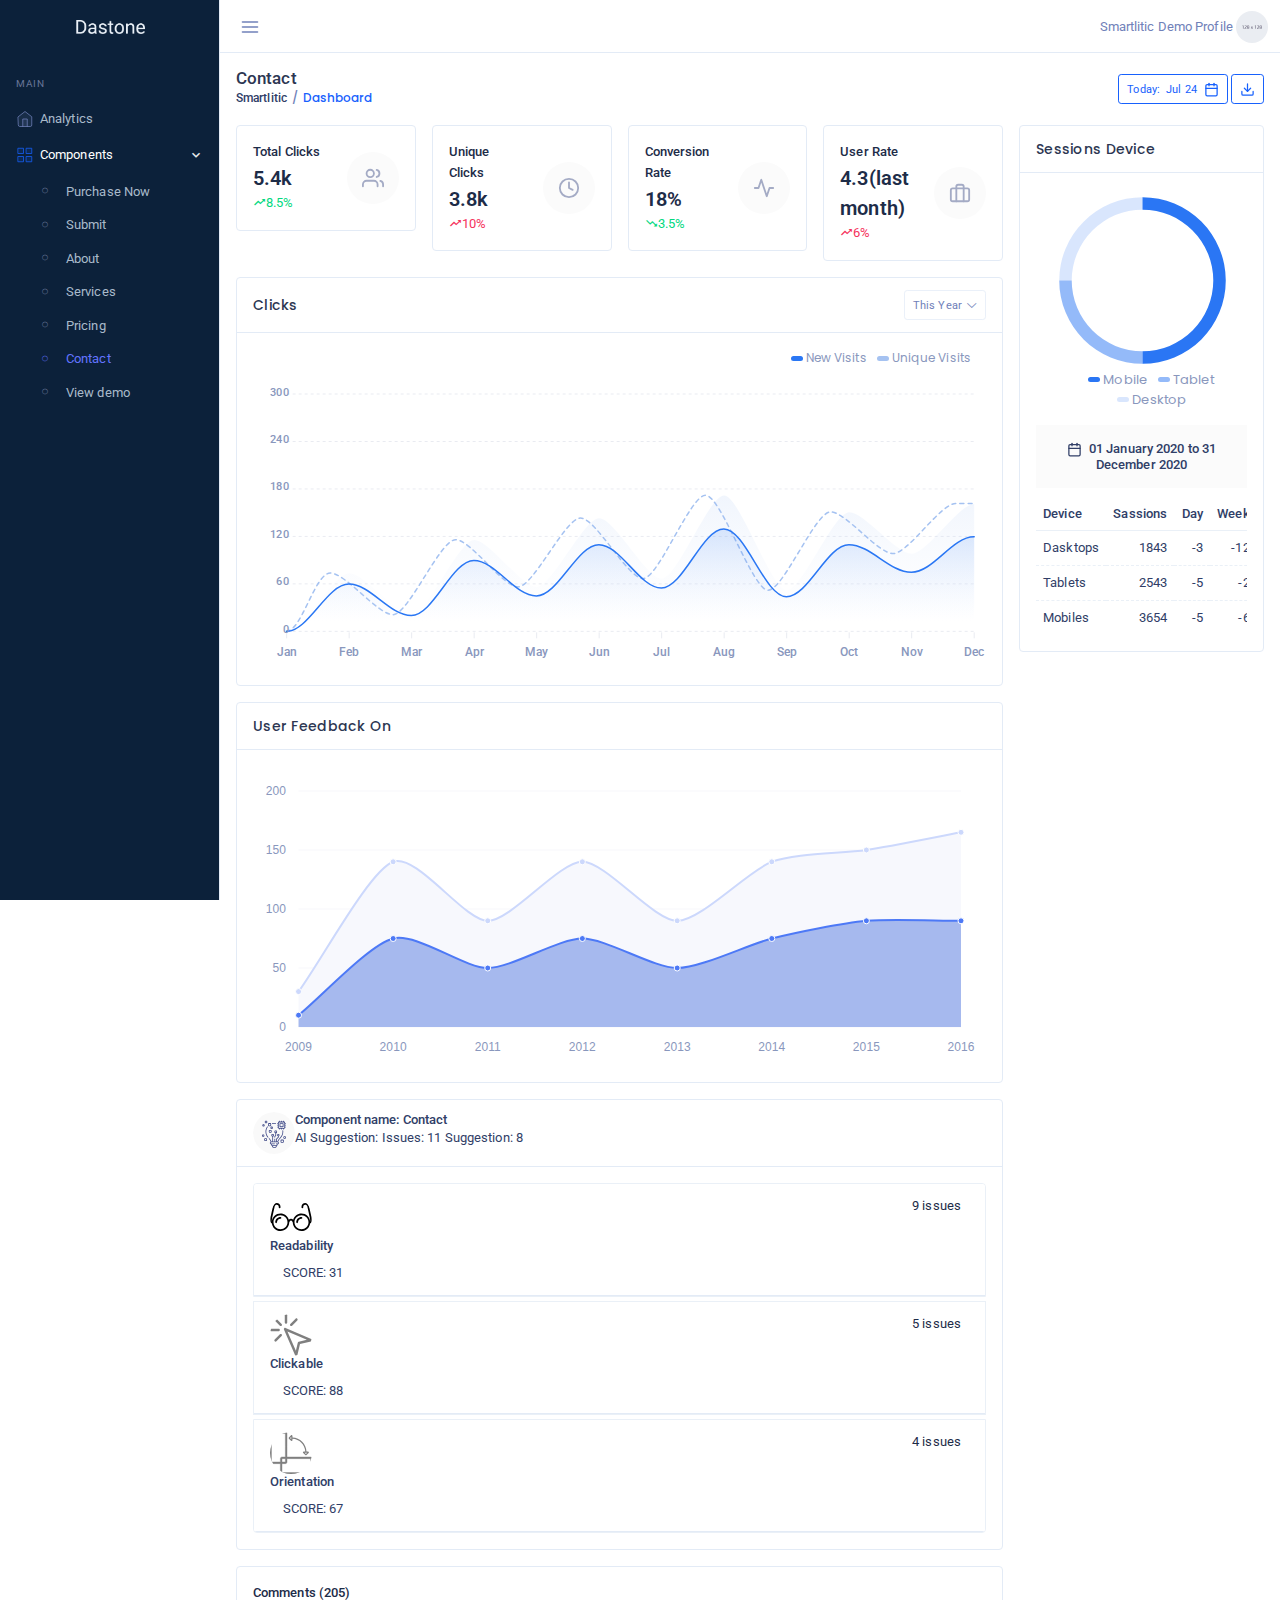
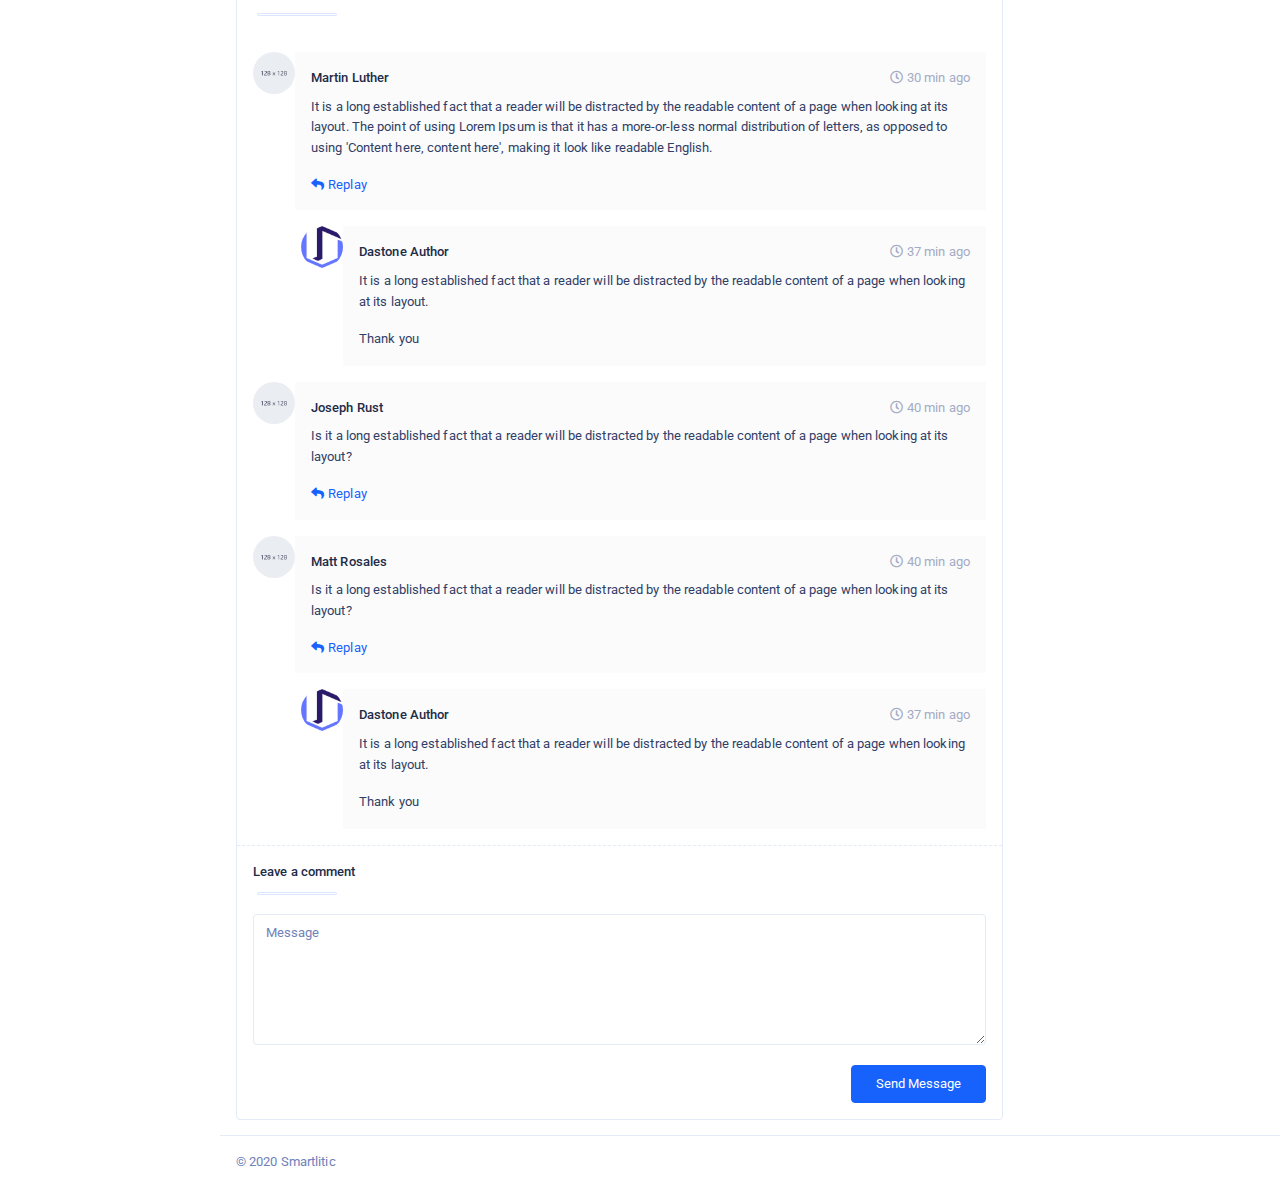
<file: statistics/contact.html>
<!DOCTYPE html>
<html lang="en">

    <head>
        <meta charset="utf-8" />
        <title>Smartlitic - Admin & Dashboard Template</title>
        <meta name="viewport" content="width=device-width, initial-scale=1, shrink-to-fit=no">
        <meta content="Premium Multipurpose Admin & Dashboard Template" name="description" />
        <meta content="" name="author" />
        <meta http-equiv="X-UA-Compatible" content="IE=edge" />

        <!-- App favicon -->
        <!--<link rel="shortcut icon" href="assets/images/favicon.ico">-->
        <link rel="shortcut icon" href="assets/images/2.png" type="image/png">

        <!-- jvectormap -->
        <!-- <link href="plugins/jvectormap/jquery-jvectormap-2.0.2.css" rel="stylesheet"> -->

         <!--Morris Chart CSS -->
         <link rel="stylesheet" href="plugins/morris/morris.css">

        <!-- App css -->
        <link href="assets/css/bootstrap.min.css" rel="stylesheet" type="text/css" />
        <link href="assets/css/icons.min.css" rel="stylesheet" type="text/css" />
        <link href="assets/css/metisMenu.min.css" rel="stylesheet" type="text/css" />
        <link href="plugins/daterangepicker/daterangepicker.css" rel="stylesheet" type="text/css" />
        <link href="assets/css/app.min.css" rel="stylesheet" type="text/css" />

    </head>

    <body class="dark-sidenav">
        <!-- Left Sidenav -->
        <div class="left-sidenav">
            <!-- LOGO -->
            <div class="brand">
                <a href="../index.html" class="logo">
                    <!-- <span>
                        <img src="assets/images/logo-sm.png" alt="logo-small" class="logo-sm">
                    </span> -->
                    <span>
                        <img src="assets/images/logo.png" alt="logo-large" class="logo-lg logo-light">
                         <img src="assets/images/logo-dark.png" alt="logo-large" class="logo-lg logo-dark">
                    </span>
                </a>
            </div>
            <!--end logo-->
            <div class="menu-content h-100" data-simplebar>
                <ul class="metismenu left-sidenav-menu">
                    <li class="menu-label mt-0">Main</li>
                    <li>
                        <a href="index.html"> <i data-feather="home" class="align-self-center menu-icon"></i><span>Analytics</span></a>
                      
                    </li>
    
                    <li>
                        <a href="javascript: void(0);"><i data-feather="grid" class="align-self-center menu-icon"></i><span>Components</span><span class="menu-arrow"><i class="mdi mdi-chevron-right"></i></span></a>
                        <ul class="nav-second-level" aria-expanded="false">
          
                            <li class="nav-item"><a class="nav-link" href="purchase.html"><i class="ti-control-record"></i>Purchase Now</a></li>
                            <li class="nav-item"><a class="nav-link" href="submit.html"><i class="ti-control-record"></i>Submit</a></li>
                            <li class="nav-item"><a class="nav-link" href="about.html"><i class="ti-control-record"></i>About</a></li>
                            <li class="nav-item"><a class="nav-link" href="service.html"><i class="ti-control-record"></i>Services</a></li>
                            <li class="nav-item"><a class="nav-link" href="price.html"><i class="ti-control-record"></i>Pricing</a></li>
                            <li class="nav-item"><a class="nav-link" href="contact.html"><i class="ti-control-record"></i>Contact</a></li>
                            <li class="nav-item"><a class="nav-link" href="demo.html"><i class="ti-control-record"></i>View demo</a></li>
                 
                        </ul>
                    </li>
              
                </ul>
    
                <!-- <div class="update-msg text-center">
                    <a href="javascript: void(0);" class="float-right close-btn text-muted" data-dismiss="update-msg" aria-label="Close" aria-hidden="true">
                        <i class="mdi mdi-close"></i>
                    </a>
                    <h5 class="mt-3">Mannat Themes</h5>
                    <p class="mb-3">We Design and Develop Clean and High Quality Web Applications</p>
                    <a href="javascript: void(0);" class="btn btn-outline-warning btn-sm">Upgrade your plan</a>
                </div> -->
            </div>
        </div>
        <!-- end left-sidenav-->
        

        

        <div class="page-wrapper">
            <!-- Top Bar Start -->
            <div class="topbar">            
                <!-- Navbar -->
                <nav class="navbar-custom">    
                    <ul class="list-unstyled topbar-nav float-right mb-0">  
                        
                        <li class="dropdown">
                            <a class="nav-link dropdown-toggle waves-effect waves-light nav-user" data-toggle="dropdown" href="#" role="button"
                                aria-haspopup="false" aria-expanded="false">
                                <span class="ml-1 nav-user-name hidden-sm">Smartlitic Demo Profile</span>
                                <img src="assets/images/users/user-5.jpg" alt="profile-user" class="rounded-circle thumb-xs" />                                 
                            </a>
                            <div class="dropdown-menu dropdown-menu-right">
                                <a class="dropdown-item" href="#"><i data-feather="user" class="align-self-center icon-xs icon-dual mr-1"></i> Profile</a>
                                <a class="dropdown-item" href="#"><i data-feather="settings" class="align-self-center icon-xs icon-dual mr-1"></i> Settings</a>
                                <div class="dropdown-divider mb-0"></div>
                                <a class="dropdown-item" href="#"><i data-feather="power" class="align-self-center icon-xs icon-dual mr-1"></i> Logout</a>
                            </div>
                        </li>
                    </ul><!--end topbar-nav-->
        
                    <ul class="list-unstyled topbar-nav mb-0">                        
                        <li>
                            <button class="nav-link button-menu-mobile">
                                <i data-feather="menu" class="align-self-center topbar-icon"></i>
                            </button>
                        </li>                            
                    </ul>
                </nav>
                <!-- end navbar-->
            </div>
            <!-- Top Bar End -->

            <!-- Page Content-->
            <div class="page-content">
                <div class="container-fluid">
                    <!-- Page-Title -->
                    <div class="row">
                        <div class="col-sm-12">
                            <div class="page-title-box">
                                <div class="row">
                                    <div class="col">
                                        <h4 class="page-title">Contact</h4>
                                        <ol class="breadcrumb">
                                            <li class="breadcrumb-item"><a href="javascript:void(0);">Smartlitic</a></li>
                                            <li class="breadcrumb-item active">Dashboard</li>
                                        </ol>
                                    </div><!--end col-->
                                    <div class="col-auto align-self-center">
                                        <a href="#" class="btn btn-sm btn-outline-primary" id="Dash_Date">
                                            <span class="ay-name" id="Day_Name">Today:</span>&nbsp;
                                            <span class="" id="Select_date">Jan 11</span>
                                            <i data-feather="calendar" class="align-self-center icon-xs ml-1"></i>
                                        </a>
                                        <a href="#" class="btn btn-sm btn-outline-primary">
                                            <i data-feather="download" class="align-self-center icon-xs"></i>
                                        </a>
                                    </div><!--end col-->  
                                </div><!--end row-->                                                              
                            </div><!--end page-title-box-->
                        </div><!--end col-->
                    </div><!--end row-->
                    <!-- end page title end breadcrumb -->


                    <div class="row">
                        <div class="col-lg-9">
                            <div class="row justify-content-center">
                                <div class="col-md-6 col-lg-3">
                                    <div class="card report-card">
                                        <div class="card-body">
                                            <div class="row d-flex justify-content-center">
                                                <div class="col">
                                                    <p class="text-dark mb-0 font-weight-semibold">Total Clicks</p>
                                                    <h3 class="m-0">5.4k</h3>
                                                    <p class="mb-0 text-truncate text-muted"><span class="text-success"><i class="mdi mdi-trending-up"></i>8.5%</span></p>
                                                </div>
                                                <div class="col-auto align-self-center">
                                                    <div class="report-main-icon bg-light-alt">
                                                        <i data-feather="users" class="align-self-center text-muted icon-sm"></i>  
                                                    </div>
                                                </div> 
                                            </div>
                                        </div><!--end card-body--> 
                                    </div><!--end card--> 
                                </div> <!--end col--> 
                                <div class="col-md-6 col-lg-3">
                                    <div class="card report-card">
                                        <div class="card-body">
                                            <div class="row d-flex justify-content-center">                                                
                                                <div class="col">
                                                    <p class="text-dark mb-0 font-weight-semibold">Unique Clicks</p>
                                                    <h3 class="m-0">3.8k</h3>
                                                    <p class="mb-0 text-truncate text-muted"><span class="text-danger"><i class="mdi mdi-trending-up"></i>10%</span></p>
                                                </div>
                                                <div class="col-auto align-self-center">
                                                    <div class="report-main-icon bg-light-alt">
                                                        <i data-feather="clock" class="align-self-center text-muted icon-sm"></i>  
                                                    </div>
                                                </div> 
                                            </div>
                                        </div><!--end card-body--> 
                                    </div><!--end card--> 
                                </div> <!--end col--> 
                                <div class="col-md-6 col-lg-3">
                                    <div class="card report-card">
                                        <div class="card-body">
                                            <div class="row d-flex justify-content-center">                                                
                                                <div class="col">
                                                    <p class="text-dark mb-0 font-weight-semibold">Conversion Rate</p>
                                                    <h3 class="m-0">18%</h3>
                                                    <p class="mb-0 text-truncate text-muted"><span class="text-success"><i class="mdi mdi-trending-down"></i>3.5%</span></p>
                                                </div>
                                                <div class="col-auto align-self-center">
                                                    <div class="report-main-icon bg-light-alt">
                                                        <i data-feather="activity" class="align-self-center text-muted icon-sm"></i>  
                                                    </div>
                                                </div> 
                                            </div>
                                        </div><!--end card-body--> 
                                    </div><!--end card--> 
                                </div> <!--end col--> 
                                <div class="col-md-6 col-lg-3">
                                    <div class="card report-card">
                                        <div class="card-body">
                                            <div class="row d-flex justify-content-center">
                                                <div class="col">  
                                                    <p class="text-dark mb-0 font-weight-semibold">User Rate</p>                                         
                                                    <h3 class="m-0">4.3<span>(last month)</span></h3>
                                                    <p class="mb-0 text-truncate text-muted"><span class="text-danger"><i class="mdi mdi-trending-up"></i>6%</span></p>
                                                </div>
                                                <div class="col-auto align-self-center">
                                                    <div class="report-main-icon bg-light-alt">
                                                        <i data-feather="briefcase" class="align-self-center text-muted icon-sm"></i>  
                                                    </div>
                                                </div> 
                                            </div>
                                        </div><!--end card-body--> 
                                    </div><!--end card--> 
                                </div> <!--end col-->                               
                            </div><!--end row-->





                            <div class="card">
                                <div class="card-header">
                                    <div class="row align-items-center">
                                        <div class="col">                      
                                            <h4 class="card-title">Clicks</h4>                      
                                        </div><!--end col-->
                                        <div class="col-auto"> 
                                            <div class="dropdown">
                                                <a href="#" class="btn btn-sm btn-outline-light dropdown-toggle" data-toggle="dropdown" aria-haspopup="true" aria-expanded="false">
                                                   This Year<i class="las la-angle-down ml-1"></i>
                                                </a>
                                                <div class="dropdown-menu dropdown-menu-right">
                                                    <a class="dropdown-item" href="#">Today</a>
                                                    <a class="dropdown-item" href="#">Last Week</a>
                                                    <a class="dropdown-item" href="#">Last Month</a>
                                                    <a class="dropdown-item" href="#">This Year</a>
                                                </div>
                                            </div>               
                                        </div><!--end col-->
                                    </div>  <!--end row-->                                  
                                </div><!--end card-header-->
                                <div class="card-body">
                                    <div class="">
                                        <div id="ana_dash_1" class="apex-charts"></div>
                                    </div> 
                                </div><!--end card-body--> 
                            </div><!--end card--> 



                            <div class="card" >
                                <div class="card-header">
                                    <h4 class="card-title">User Feedback on</h4>
                                    <!-- <p class="text-muted mb-0">Create an area chart using
                                        Morris.Area(options). Area charts take all the same options as line
                                        charts.
                                    </p>      -->
                                </div><!--end card-header-->
                                <div class="card-body">
                                    <!-- <div id="morris-area-example" class="drop-shadow" style="height: 300px"></div> -->
                                    <div class="">
                                        <div id="morris-area-example" class="drop-shadow" style="height: 300px"></div>
                                    <div id="morris-line-example" class="drop-shadow" style="display:none;height: 5px"></div>  
                                    </div> 
                                </div><!--end card-body-->
                            </div><!--end card-->


                            
                            

                         
                            <div class="row">
                               
            
                                <div class="col-lg-12 col-xl-12">
                                    
                                    
                                    <div class="card component-box">
                                        <div class="card-header card-header-main">
                                            <a href="" class="media">
                                                <div class="media-left">
                                                    <img src="assets/images/overal/component.svg" alt="user" class="rounded-circle thumb-md">
                                                </div><!-- media-left -->
                                                <div class="media-body card-note-title">
                                                    <div>
                                                        <h6 class="m-0">Component name: <span>Contact</span></h6>
                                                        <p class="mb-0"><span class="cmp-head-1">AI Suggestion:</span> <span class="cmp-head-2">Issues: 11</span> <span class="cmp-head-3">Suggestion: 8</span></p>
                                                    </div>
                                                </div><!-- end media-body -->
                                            </a><!--end media-->   


                                        </div><!--end card-header-->
                                        <div class="card-body">
                                            <div class="accordion" id="accordionExample">

                                                

                                                
                                                <!--start collapseOne-->
                                                <div class="card mb-1 border shadow-none">
                                                    <div class="card-header  rounded-0" id="headingOne">
                                                        <div class="collapsed text-dark" data-toggle="collapse" data-target="#collapseOne" aria-expanded="false" aria-controls="collapseOne">
                                            
                                                            <div class="row">
                                                                <div class="col text-left component-head-left">
                                                                    <div class="col-3i">
                                                                        <img src="assets/images/overal/readability.svg" alt="user" class="rounded-circle thumb-md">
                                                                        <div class="cmp-titr"> 
                                                                            <h6 class="m-0">Readability</h6>                                                                                         
                                                                        </div><!--end media body-->
                                                                    </div>
                                                                    <div class="cmp-title">
                                                                        <button class="mb-n2 btn btn-round btn2">SCORE: 31</button>
                                                                    </div> 
                                                                </div>
                                                                <div class="col text-right component-head-tab">
                                                                    <div class="col-auto align-self-center">9 issues</div>
                                                                </div>
                                                            </div>

                                                        </div>
                                                    </div>
                                                    <div id="collapseOne" class="collapse" aria-labelledby="headingOne" data-parent="#accordionExample">
                                                        <div class="card-body">
                                                            
                                                            

                                                            <div class="accordion" id="subAccordion-1">
                                                                
                                                                <div class="card mb-0 border shadow-none" id="divHeadingOne-1">
                                                                    <div class="card-header  rounded-0" id="headingOne-1">
                                                                        <div class="collapsed text-dark subAccordion-collapsed" data-toggle="collapse" data-target="#collapseOne-1" aria-expanded="false" aria-controls="collapseOne-1">
                                                                            <div class="subAccordion-title" ><span onclick="document.getElementById('divHeadingOne-1').style.display = 'none';"></span>Font sizes in this section should be big enough to be readable</div>
                                                                        </div>
                                                                    </div>
                                                                    <div id="collapseOne-1" class="collapse" aria-labelledby="headingOne-1" data-parent="#subAccordion-1">
                                                                        <!--START card-body-->
                                                                        <div class="card-body">
                        
                                                                            <div class="row subAccordion-p">
                                                                                <div class="col-lg-4 col-xl-4">
                                                                                    <div class="subAccordion-content1">Total Component: 1</div>
                                                                                </div>
                                                                                <div class="col-lg-4 col-xl-4">
                                                                                    <div class="subAccordion-content1">Successes: 0</div>
                                                                                </div>
                                                                                <div class="col-lg-4 col-xl-4">
                                                                                    <div class="subAccordion-content1">Failures: 1</div>
                                                                                </div>
                                                                            </div>

                                                                            <div class="row">
                                                                                <div class="col-lg-12 col-xl-12">
                                                                                    <div class="subAccordion-content2"><span>Requirement:</span> Elements that have texts should meet a minimum contrast ratio of 4:5:1 between
                                                                                        their foreground (usually text color) and background color.</div>
                                                                                </div>
                                                                            </div>

                                                                            <div class="row subAccordion-border0">
                                                                                <div class="col-lg-6 col-xl-6 subAccordion-border">
                                                                                    <div class="subAccordion-content3 font-red">Current Design</div>

                                                                                     <div class="row col justify-content-center">
                                                                                        
                                                                                        <div class="pricing-table text-center">
                                                                                            <div class="pricing-details">
                                                                                              <h3>Standard</h3>
                                                                                              <h1><span>$</span>00.00 / mo</h1>
                                                                                              <ul>
                                                                                                <li>Free installation</li>
                                                                                                <li>2 GB Storage</li>
                                                                                                <li>Up to 2 user2</li>
                                                                                                <li>500 GB Bandwidth</li>
                                                                                                <li>All Features</li>
                                                                                                <li>Salles Dashboard</li>
                                                                                              </ul>
                                                                                            </div>
                                                                                            <div class="plan-button">
                                                                                              <a href="#" class="btn btn-border">Purchase</a>
                                                                                            </div>
                                                                                          </div>
                                                                                        
                                                                                    </div> 
                                                                            
                                                                                    <div class="row col subAccordion-border2">
                                                                                        <div class="subAccordion-contenti">
                                                                                            <div class="subAccordion-content4">Foreground color: #3FCF8E</div>
                                                                                            <div class="subAccordion-content4">Background color: #FFFFFF</div>
                                                                                        </div>
                                                                                        <div class="subAccordion-contenti">
                                                                                            <div class="subAccordion-content5 font-green"></div>
                                                                                            <div class="subAccordion-content5"></div>
                                                                                        </div>
                                                                                        <div class="subAccordion-contenti subAccordion-content6i">
                                                                                            <div class="subAccordion-content6">Contrast Ratio</div>
                                                                                            <div class="subAccordion-content6">1.99:1</div>
                                                                                        </div>
                                                                                    </div>
                                                                                    
                                                                            
                                                                                </div>
                                                                                <div class="col-lg-6 col-xl-6 subAccordion-borderi">
                                                                                    <div class="subAccordion-content3">AI Suggestion</div>
                                                                                    <div class="row col justify-content-center">
                                                                                        
                                                                                        <div class="pricing-table text-center subAccordin-green">
                                                                                            <div class="pricing-details">
                                                                                              <h3>Standard</h3>
                                                                                              <h1><span>$</span>00.00 / mo</h1>
                                                                                              <ul>
                                                                                                <li>Free installation</li>
                                                                                                <li>2 GB Storage</li>
                                                                                                <li>Up to 2 user2</li>
                                                                                                <li>500 GB Bandwidth</li>
                                                                                                <li>All Features</li>
                                                                                                <li>Salles Dashboard</li>
                                                                                              </ul>
                                                                                            </div>
                                                                                            <div class="plan-button">
                                                                                              <a href="#" class="btn btn-border">Purchase</a>
                                                                                            </div>
                                                                                          </div>
                                                                                        
                                                                                    </div> 
                                                                            
                                                                                    <div class="row col subAccordion-border2">
                                                                                        <div class="subAccordion-contenti">
                                                                                            <div class="subAccordion-content4">Foreground color: #228755</div>
                                                                                            <div class="subAccordion-content4">Background color: #FFFFFF</div>
                                                                                        </div>
                                                                                        <div class="subAccordion-contenti">
                                                                                            <div class="subAccordion-content5 font-greeni"></div>
                                                                                            <div class="subAccordion-content5"></div>
                                                                                        </div>
                                                                                        <div class="subAccordion-contenti subAccordion-content6j">
                                                                                            <div class="subAccordion-content6">Contrast Ratio</div>
                                                                                            <div class="subAccordion-content6">1.99:1</div>
                                                                                        </div>
                                                                                    </div>

                                                                                </div>
                                                                            </div>

                                                                        </div><!--End card-body-->
                                                                    </div>
                                                                </div>
                                                                
                                                                <div class="card mb-1 border shadow-none" id="divHeadingTwo-1">
                                                                    <div class="card-header  rounded-0" id="headingTwo-1">
                                                                        <div class="collapsed text-dark subAccordion-collapsed" data-toggle="collapse" data-target="#collapseTwo-1" aria-expanded="false" aria-controls="collapseTwo-1">
                                                                            <div class="subAccordion-title" ><span onclick="document.getElementById('divHeadingTwo-1').style.display = 'none';"></span>Letter spacing should be winde enough to be readable</div>
                                                                        </div>
                                                                    </div>
                                                                    <div id="collapseTwo-1" class="collapse" aria-labelledby="headingTwo-1" data-parent="#subAccordion-1">
                                                                        <!--START card-body-->
                                                                        <div class="card-body">
                        
                                                                            <div class="row subAccordion-p">
                                                                                <div class="col-lg-4 col-xl-4">
                                                                                    <div class="subAccordion-content1">Total Component: 1</div>
                                                                                </div>
                                                                                <div class="col-lg-4 col-xl-4">
                                                                                    <div class="subAccordion-content1">Successes: 0</div>
                                                                                </div>
                                                                                <div class="col-lg-4 col-xl-4">
                                                                                    <div class="subAccordion-content1">Failures: 1</div>
                                                                                </div>
                                                                            </div>

                                                                            <div class="row">
                                                                                <div class="col-lg-12 col-xl-12">
                                                                                    <div class="subAccordion-content2"><span>Requirement:</span> Elements that have texts should meet a minimum contrast ratio of 4:5:1 between
                                                                                        their foreground (usually text color) and background color.</div>
                                                                                </div>
                                                                            </div>

                                                                            <div class="row subAccordion-border0">
                                                                                <div class="col-lg-6 col-xl-6 subAccordion-border">
                                                                                    <div class="subAccordion-content3 font-red">Current Design</div>

                                                                                     <div class="row col justify-content-center">
                                                                                        
                                                                                        <div class="pricing-table text-center">
                                                                                            <div class="pricing-details">
                                                                                              <h3>Standard</h3>
                                                                                              <h1><span>$</span>00.00 / mo</h1>
                                                                                              <ul>
                                                                                                <li>Free installation</li>
                                                                                                <li>2 GB Storage</li>
                                                                                                <li>Up to 2 user2</li>
                                                                                                <li>500 GB Bandwidth</li>
                                                                                                <li>All Features</li>
                                                                                                <li>Salles Dashboard</li>
                                                                                              </ul>
                                                                                            </div>
                                                                                            <div class="plan-button">
                                                                                              <a href="#" class="btn btn-border">Purchase</a>
                                                                                            </div>
                                                                                          </div>
                                                                                        
                                                                                    </div> 
                                                                            
                                                                                    <div class="row col subAccordion-border2">
                                                                                        <div class="subAccordion-contenti">
                                                                                            <div class="subAccordion-content4">Foreground color: #3FCF8E</div>
                                                                                            <div class="subAccordion-content4">Background color: #FFFFFF</div>
                                                                                        </div>
                                                                                        <div class="subAccordion-contenti">
                                                                                            <div class="subAccordion-content5 font-green"></div>
                                                                                            <div class="subAccordion-content5"></div>
                                                                                        </div>
                                                                                        <div class="subAccordion-contenti subAccordion-content6i">
                                                                                            <div class="subAccordion-content6">Contrast Ratio</div>
                                                                                            <div class="subAccordion-content6">1.99:1</div>
                                                                                        </div>
                                                                                    </div>
                                                                                    
                                                                            
                                                                                </div>
                                                                                <div class="col-lg-6 col-xl-6 subAccordion-borderi">
                                                                                    <div class="subAccordion-content3">AI Suggestion</div>
                                                                                    <div class="row col justify-content-center">
                                                                                        
                                                                                        <div class="pricing-table text-center subAccordin-green">
                                                                                            <div class="pricing-details">
                                                                                              <h3>Standard</h3>
                                                                                              <h1><span>$</span>00.00 / mo</h1>
                                                                                              <ul>
                                                                                                <li>Free installation</li>
                                                                                                <li>2 GB Storage</li>
                                                                                                <li>Up to 2 user2</li>
                                                                                                <li>500 GB Bandwidth</li>
                                                                                                <li>All Features</li>
                                                                                                <li>Salles Dashboard</li>
                                                                                              </ul>
                                                                                            </div>
                                                                                            <div class="plan-button">
                                                                                              <a href="#" class="btn btn-border">Purchase</a>
                                                                                            </div>
                                                                                          </div>
                                                                                        
                                                                                    </div> 
                                                                            
                                                                                    <div class="row col subAccordion-border2">
                                                                                        <div class="subAccordion-contenti">
                                                                                            <div class="subAccordion-content4">Foreground color: #228755</div>
                                                                                            <div class="subAccordion-content4">Background color: #FFFFFF</div>
                                                                                        </div>
                                                                                        <div class="subAccordion-contenti">
                                                                                            <div class="subAccordion-content5 font-greeni"></div>
                                                                                            <div class="subAccordion-content5"></div>
                                                                                        </div>
                                                                                        <div class="subAccordion-contenti subAccordion-content6j">
                                                                                            <div class="subAccordion-content6">Contrast Ratio</div>
                                                                                            <div class="subAccordion-content6">1.99:1</div>
                                                                                        </div>
                                                                                    </div>

                                                                                </div>
                                                                            </div>

                                                                        </div><!--End card-body-->
                                                                    </div>
                                                                </div>
                                                                <div class="card mb-0 border shadow-none" id="divHeadingThree-1">
                                                                    <div class="card-header  rounded-0" id="headingThree-1">
                                                                        <div class="collapsed text-dark subAccordion-collapsed" data-toggle="collapse" data-target="#collapseThree-1" aria-expanded="false" aria-controls="collapseThree-1">
                                                                            <div class="subAccordion-title" ><span onclick="document.getElementById('divHeadingThree-1').style.display = 'none';"></span>Foreground and background colors should have sufficient contrast</div>
                                                                        </div>
                                                                    </div>
                                                                    <div id="collapseThree-1" class="collapse" aria-labelledby="headingThree-1" data-parent="#subAccordion-1">
                                                                        <div class="card-body">
                                                                            <p class="mb-0 text-muted">
                                                                                Anim pariatur cliche reprehenderit, enim eiusmod high life accusamus terry richardson ad squid.
                                                                            </p> 
                                                                        </div>
                                                                    </div>
                                                                </div>
                                                            </div>
                                                            
                                                        </div>
                                                    </div>
                                                </div><!--end collapseOne-->
                                                
                                                <!--start collapseTwo-->
                                                <div class="card mb-1 border shadow-none">
                                                    <div class="card-header  rounded-0" id="headingTwo">
                                                        <div class="collapsed text-dark" data-toggle="collapse" data-target="#collapseTwo" aria-expanded="false" aria-controls="collapseTwo">
                                                            
                                                            <div class="row">
                                                                <div class="col text-left component-head-left">
                                                                    <div class="col-3i">
                                                                        <img src="assets/images/overal/clickable.svg" alt="user" class="rounded-circle thumb-md">
                                                                        <div class="cmp-titr"> 
                                                                            <h6 class="m-0">Clickable</h6>                                                                                         
                                                                        </div><!--end media body-->
                                                                    </div>
                                                                    <div class="cmp-title">
                                                                        <button class="mb-n2 btn btn-round btn1">SCORE: 88</button>
                                                                    </div> 
                                                                </div>
                                                                <div class="col text-right component-head-tab">
                                                                    <div class="col-auto align-self-center">5 issues</div>
                                                                </div>
                                                            </div>

                                                        </div>
                                                    </div>
                                                    <div id="collapseTwo" class="collapse" aria-labelledby="headingTwo" data-parent="#accordionExample">
                                                        <div class="card-body">
                                                            <p class="mb-0 text-muted">
                                                                Anim pariatur cliche reprehenderit, enim eiusmod high life accusamus terry richardson ad squid.
                                                            </p> 
                                                        </div>
                                                    </div>
                                                </div><!--end collapseTwo-->

                                                <!--start collapseThree-->
                                                <div class="card mb-0 border shadow-none">
                                                    <div class="card-header  rounded-0" id="headingThree">
                                                        <div class="collapsed text-dark" data-toggle="collapse" data-target="#collapseThree" aria-expanded="false" aria-controls="collapseThree">
                                                            
                                                            <div class="row">
                                                                <div class="col text-left component-head-left">
                                                                    <div class="col-3i">
                                                                        <img src="assets/images/overal/orientation.svg" alt="user" class="rounded-circle thumb-md">
                                                                        <div class="cmp-titr"> 
                                                                            <h6 class="m-0">Orientation</h6>                                                                                         
                                                                        </div><!--end media body-->
                                                                    </div>
                                                                    <div class="cmp-title">
                                                                        <button class="mb-n2 btn btn-round btn3">SCORE: 67</button>
                                                                    </div> 
                                                                </div>
                                                                <div class="col text-right component-head-tab">
                                                                    <div class="col-auto align-self-center">4 issues</div>
                                                                </div>
                                                            </div>

                                                        </div>
                                                    </div>
                                                    <div id="collapseThree" class="collapse" aria-labelledby="headingThree" data-parent="#accordionExample">
                                                        <div class="card-body">
                                                            <p class="mb-0 text-muted">
                                                                Anim pariatur cliche reprehenderit, enim eiusmod high life accusamus terry richardson ad squid.
                                                            </p> 
                                                        </div>
                                                    </div>
                                                </div><!--end collapseThree-->
                                            </div>    
                                        </div><!--end card-body-->
                                    </div><!--end card-->
                                </div><!--end col-->
                            </div><!--end row-->



                            <div class="card" >
                                <div class="card-body">
                                    <div class="row">
                                        <div class="col">
                                            <p class="text-dark font-weight-semibold title-border">Comments (205)</p>
                                        </div><!--end col-->
                                    </div><!--end row-->    
                                </div><!--end card-body-->  
                                <div class="card-body border-bottom-dashed"> 
                                    <ul class="list-unstyled mb-0">
                                        <li>
                                            <div class="row">
                                                <div class="col-auto">
                                                    <img src="assets/images/users/user-2.jpg" alt="" class="thumb-md rounded-circle">
                                                </div><!--end col-->
                                                <div class="col">
                                                    <div class="comment-body ml-n3 bg-light-alt p-3">
                                                        <div class="row">
                                                            <div class="col">
                                                                <p class="text-dark font-weight-semibold mb-2">Martin Luther</p>
                                                            </div><!--end col-->
                                                            <div class="col-auto">
                                                                <span class="text-muted"><i class="far fa-clock mr-1"></i>30 min ago</span>
                                                            </div><!--end col-->
                                                        </div><!--end row-->                                                                
                                                        <p>It is a long established fact that a reader will be distracted by the 
                                                            readable content of a page when looking at its layout. The point of 
                                                            using Lorem Ipsum is that it has a more-or-less normal distribution of letters, 
                                                            as opposed to using 'Content here, content here', making it look like readable English.
                                                        </p>
                                                        <a href="#" class="text-primary"><i class="fas fa-reply mr-1"></i>Replay</a>
                                                    </div>
                                                </div><!--end col-->
                                            </div><!--end row-->
                                            <ul class="list-unstyled ml-5">
                                                <li>
                                                    <div class="row mt-3">
                                                        <div class="col-auto">
                                                            <img src="assets/images/logo-sm.png" alt="" class="thumb-md rounded-circle">
                                                        </div><!--end col-->
                                                        <div class="col">
                                                            <div class="comment-body ml-n3 bg-light-alt p-3">
                                                                <div class="row">
                                                                    <div class="col">
                                                                        <p class="text-dark font-weight-semibold mb-2">Dastone Author</p>
                                                                    </div><!--end col-->
                                                                    <div class="col-auto">
                                                                        <span class="text-muted"><i class="far fa-clock mr-1"></i>37 min ago</span>
                                                                    </div><!--end col-->
                                                                </div><!--end row-->                                                                
                                                                <p>It is a long established fact that a reader will be distracted by the 
                                                                    readable content of a page when looking at its layout. 
                                                                </p>
                                                                <p class="mb-0">Thank you</p>
                                                            </div>
                                                        </div><!--end col-->
                                                    </div><!--end row-->
                                                </li>
                                            </ul>
                                        </li>
                                        <li class="mt-3">
                                            <div class="row">
                                                <div class="col-auto">
                                                    <img src="assets/images/users/user-1.jpg" alt="" class="thumb-md rounded-circle">
                                                </div><!--end col-->
                                                <div class="col">
                                                    <div class="comment-body ml-n3 bg-light-alt p-3">
                                                        <div class="row">
                                                            <div class="col">
                                                                <p class="text-dark font-weight-semibold mb-2">Joseph Rust</p>
                                                            </div><!--end col-->
                                                            <div class="col-auto">
                                                                <span class="text-muted"><i class="far fa-clock mr-1"></i>40 min ago</span>
                                                            </div><!--end col-->
                                                        </div><!--end row-->                                                                
                                                        <p>Is it a long established fact that a reader will be distracted by the 
                                                            readable content of a page when looking at its layout?
                                                        </p>
                                                        <a href="#" class="text-primary"><i class="fas fa-reply mr-1"></i>Replay</a>
                                                    </div>
                                                </div><!--end col-->
                                            </div><!--end row--> 
                                        </li>
                                        <li class="mt-3">
                                            <div class="row">
                                                <div class="col-auto">
                                                    <img src="assets/images/users/user-5.jpg" alt="" class="thumb-md rounded-circle">
                                                </div><!--end col-->
                                                <div class="col">
                                                    <div class="comment-body ml-n3 bg-light-alt p-3">
                                                        <div class="row">
                                                            <div class="col">
                                                                <p class="text-dark font-weight-semibold mb-2">Matt Rosales</p>
                                                            </div><!--end col-->
                                                            <div class="col-auto">
                                                                <span class="text-muted"><i class="far fa-clock mr-1"></i>40 min ago</span>
                                                            </div><!--end col-->
                                                        </div><!--end row-->                                                                
                                                        <p>Is it a long established fact that a reader will be distracted by the 
                                                            readable content of a page when looking at its layout?
                                                        </p>
                                                        <a href="#" class="text-primary"><i class="fas fa-reply mr-1"></i>Replay</a>
                                                    </div>
                                                </div><!--end col-->
                                            </div><!--end row-->
                                            <ul class="list-unstyled ml-5">
                                                <li>
                                                    <div class="row mt-3">
                                                        <div class="col-auto">
                                                            <img src="assets/images/logo-sm.png" alt="" class="thumb-md rounded-circle">
                                                        </div><!--end col-->
                                                        <div class="col">
                                                            <div class="comment-body ml-n3 bg-light-alt p-3">
                                                                <div class="row">
                                                                    <div class="col">
                                                                        <p class="text-dark font-weight-semibold mb-2">Dastone Author</p>
                                                                    </div><!--end col-->
                                                                    <div class="col-auto">
                                                                        <span class="text-muted"><i class="far fa-clock mr-1"></i>37 min ago</span>
                                                                    </div><!--end col-->
                                                                </div><!--end row-->                                                                
                                                                <p>It is a long established fact that a reader will be distracted by the 
                                                                    readable content of a page when looking at its layout. 
                                                                </p>
                                                                <p class="mb-0">Thank you</p>
                                                            </div>
                                                        </div><!--end col-->
                                                    </div><!--end row-->
                                                </li>
                                            </ul> 
                                        </li>
                                    </ul> 
                                </div><!--end card-body--> 
                                <div class="card-body">
                                    <div class="row">
                                        <div class="col">
                                            <p class="text-dark font-weight-semibold title-border">Leave a comment</p>
                                        </div><!--end col-->
                                    </div><!--end row-->
                                </div><!--end card-body--> 
                                <div class="card-body pt-0">
                                    <form>
                                        <div class="form-group">
                                            <textarea class="form-control" rows="5" id="leave_comment" placeholder="Message"></textarea>
                                        </div>
                                        <div class="row">
                                            <div class="col-sm-12 text-right">
                                                <button type="submit" class="btn btn-primary px-4">Send Message</button>
                                            </div>
                                        </div>
                                    </form>
                                </div><!--end card-body-->             
                            </div> <!--end card-->





                        </div><!--end col-->
                        <div class="col-lg-3">
                            <div class="card">
                                <div class="card-header">
                                    <div class="row align-items-center">
                                        <div class="col">                      
                                            <h4 class="card-title">Sessions Device</h4>                      
                                        </div><!--end col-->
                                        <div class="col-auto"> 
                                            <div class="dropdown">
                                            
                                                <div class="dropdown-menu dropdown-menu-right">
                                                    <a class="dropdown-item" href="#">Purchases</a>
                                                    <a class="dropdown-item" href="#">Emails</a>
                                                </div>
                                            </div>         
                                        </div><!--end col-->
                                    </div>  <!--end row-->                                  
                                </div><!--end card-header-->
                                <div class="card-body">
                                    <div class="text-center">
                                        <div id="ana_device" class="apex-charts"></div>
                                        <h6 class="bg-light-alt py-3 px-2 mb-0">
                                            <i data-feather="calendar" class="align-self-center icon-xs mr-1"></i>
                                            01 January 2020 to 31 December 2020
                                        </h6>
                                    </div>  
                                    <div class="table-responsive mt-2">
                                        <table class="table border-dashed mb-0">
                                            <thead>
                                            <tr>
                                                <th>Device</th>
                                                <th class="text-right">Sassions</th>
                                                <th class="text-right">Day</th>
                                                <th class="text-right">Week</th>
                                            </tr>
                                            </thead>
                                            <tbody>
                                            <tr>
                                                <td>Dasktops</td>
                                                <td class="text-right">1843</td>
                                                <td class="text-right">-3</td>
                                                <td class="text-right">-12</td>
                                            </tr>
                                            <tr>
                                                <td>Tablets</td>
                                                <td class="text-right">2543</td>
                                                <td class="text-right">-5</td>
                                                <td class="text-right">-2</td>                                                 
                                            </tr>
                                            <tr>
                                                <td>Mobiles</td>
                                                <td class="text-right">3654</td>
                                                <td class="text-right">-5</td>
                                                <td class="text-right">-6</td>
                                            </tr>
                                            
                                            </tbody>
                                        </table><!--end /table-->
                                    </div><!--end /div-->                                 
                                </div><!--end card-body--> 
                            </div><!--end card--> 
                        </div> <!--end col--> 
                    </div><!--end row-->

                   
                    

                </div><!-- container -->

                <footer class="footer text-center text-sm-left">
                    &copy; 2020 Smartlitic 
                </footer><!--end footer-->
            </div>
            <!-- end page content -->
        </div>
        <!-- end page-wrapper -->

        


        <!-- jQuery  -->
        <script src="assets/js/jquery.min.js"></script>
        <script src="assets/js/bootstrap.bundle.min.js"></script>
        <script src="assets/js/metismenu.min.js"></script>
        <script src="assets/js/waves.js"></script>
        <script src="assets/js/feather.min.js"></script>
        <script src="assets/js/simplebar.min.js"></script>
        <script src="assets/js/moment.js"></script>
        <script src="plugins/daterangepicker/daterangepicker.js"></script>


        <script src="plugins/apex-charts/apexcharts.min.js"></script>
        <!-- <script src="plugins/jvectormap/jquery-jvectormap-2.0.2.min.js"></script>
        <script src="plugins/jvectormap/jquery-jvectormap-us-aea-en.js"></script> -->
        <script src="assets/pages/jquery.analytics_dashboard.init.js"></script>
        

        <!--Morris Chart-->
        <script src="plugins/morris/morris.min.js"></script>
        <script src="plugins/raphael/raphael.min.js"></script>
        <script src="assets/pages/jquery.morris.init.js"></script>
        <!-- App js -->
        <script src="assets/js/app.js"></script>
        
    </body>

</html>
</file>
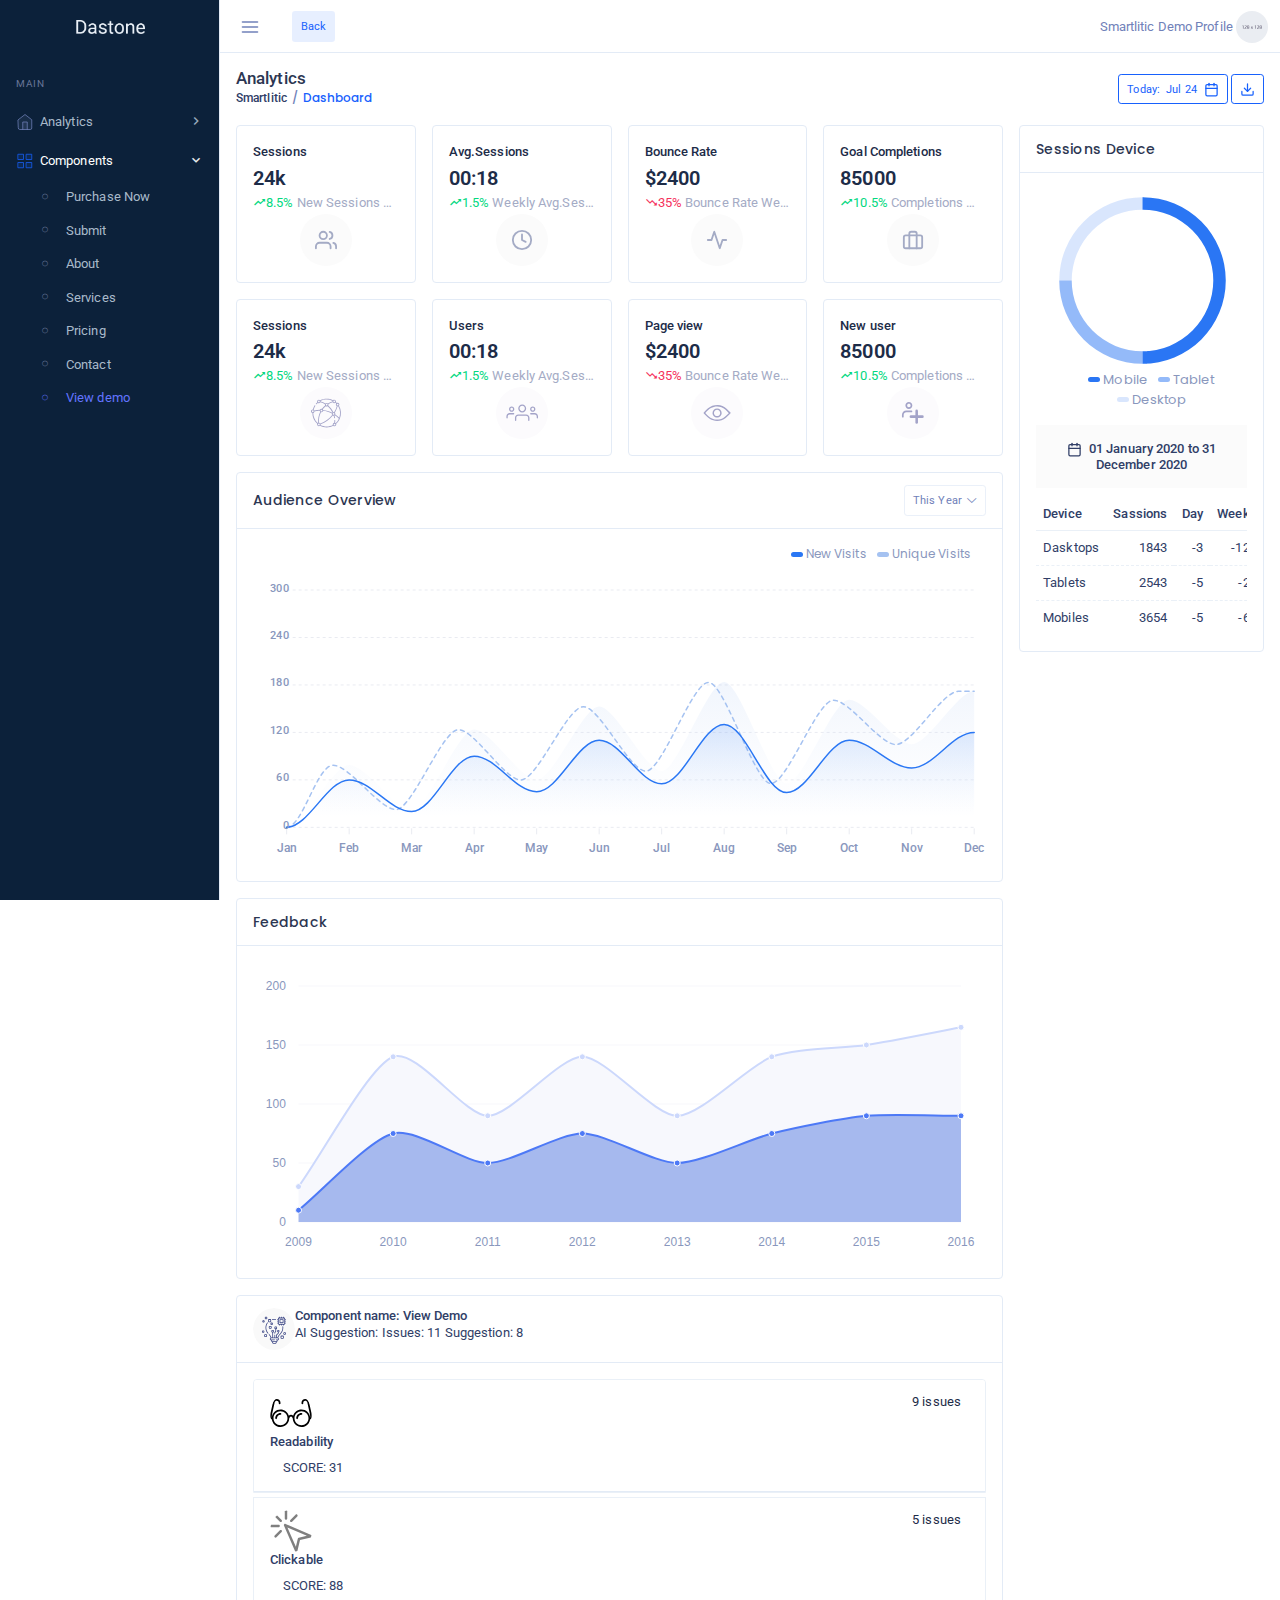
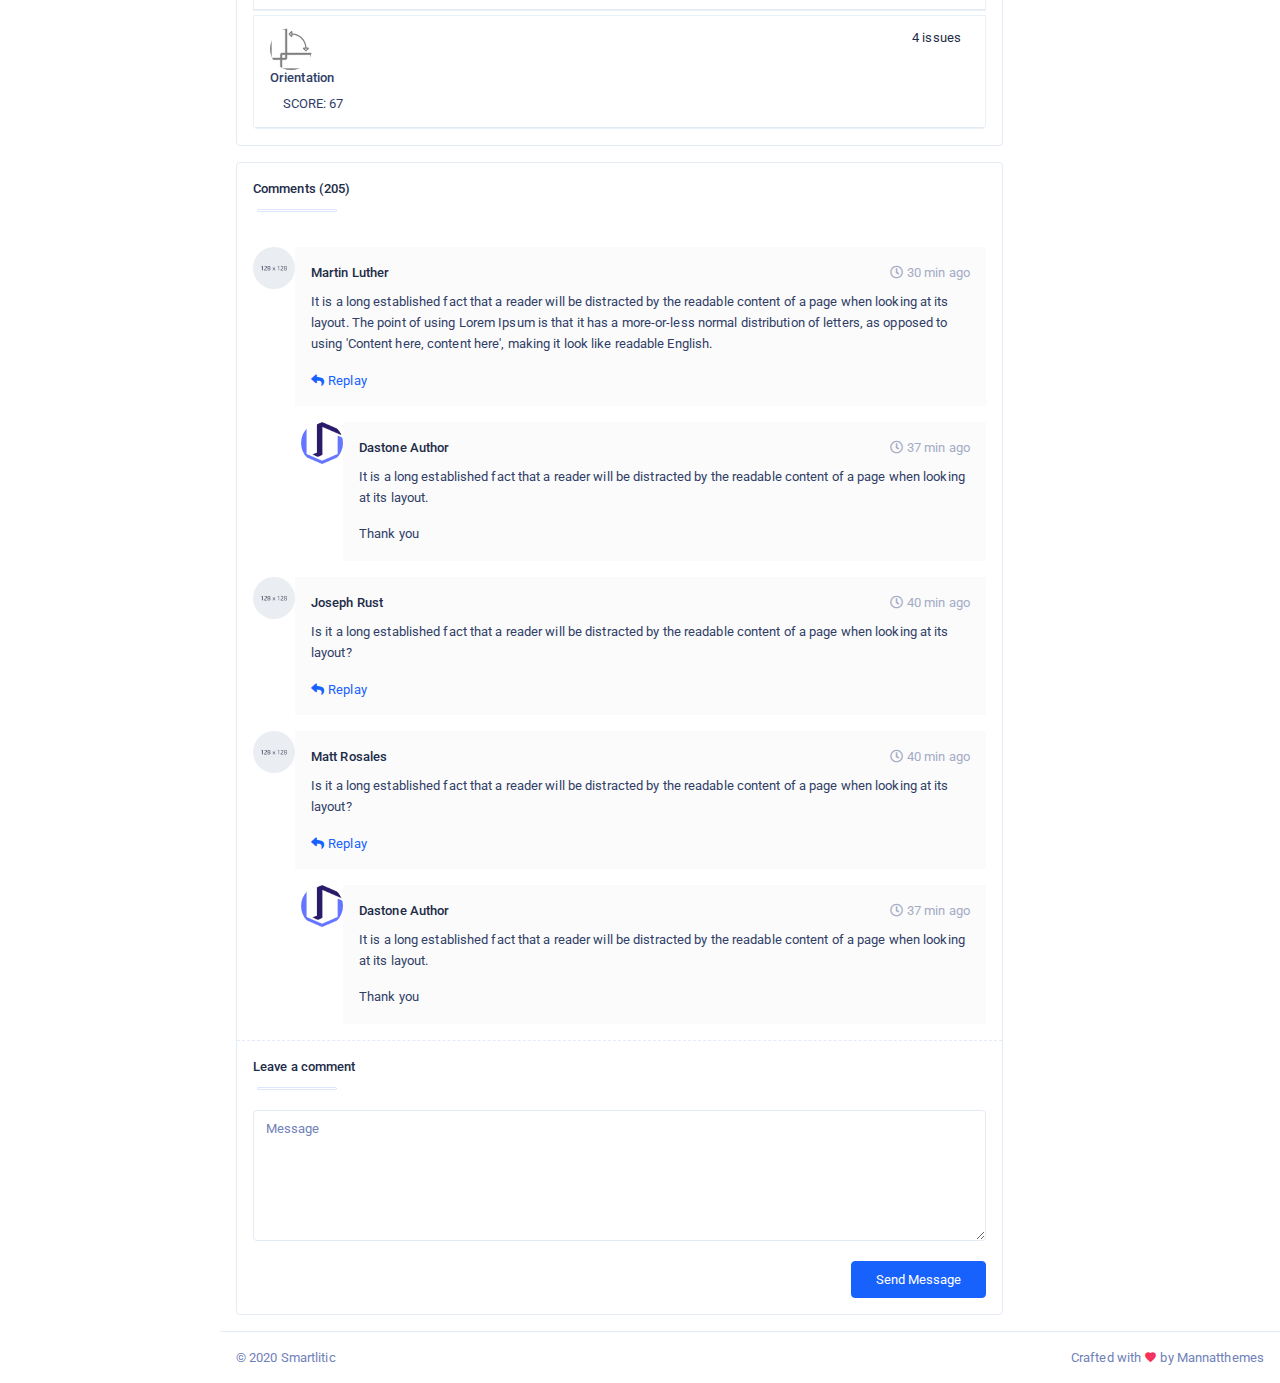
<file: statistics/demo.html>
<!DOCTYPE html>
<html lang="en">

    <head>
        <meta charset="utf-8" />
        <title>Smartlitic - Admin & Dashboard Template</title>
        <meta name="viewport" content="width=device-width, initial-scale=1, shrink-to-fit=no">
        <meta content="Premium Multipurpose Admin & Dashboard Template" name="description" />
        <meta content="" name="author" />
        <meta http-equiv="X-UA-Compatible" content="IE=edge" />

        <!-- App favicon -->
        <!--<link rel="shortcut icon" href="assets/images/favicon.ico">-->
        <link rel="shortcut icon" href="assets/images/2.png" type="image/png">

        <!-- jvectormap -->
        <!-- <link href="plugins/jvectormap/jquery-jvectormap-2.0.2.css" rel="stylesheet"> -->

         <!--Morris Chart CSS -->
         <link rel="stylesheet" href="plugins/morris/morris.css">

        <!-- App css -->
        <link href="assets/css/bootstrap.min.css" rel="stylesheet" type="text/css" />
        <link href="assets/css/icons.min.css" rel="stylesheet" type="text/css" />
        <link href="assets/css/metisMenu.min.css" rel="stylesheet" type="text/css" />
        <link href="plugins/daterangepicker/daterangepicker.css" rel="stylesheet" type="text/css" />
        <link href="assets/css/app.min.css" rel="stylesheet" type="text/css" />

    </head>

    <body class="dark-sidenav">
        <!-- Left Sidenav -->
        <div class="left-sidenav">
            <!-- LOGO -->
            <div class="brand">
                <a href="index.html" class="logo">
                    <!-- <span>
                        <img src="assets/images/logo-sm.png" alt="logo-small" class="logo-sm">
                    </span> -->
                    <span>
                        <img src="assets/images/logo.png" alt="logo-large" class="logo-lg logo-light">
                         <img src="assets/images/logo-dark.png" alt="logo-large" class="logo-lg logo-dark">
                    </span>
                </a>
            </div>
            <!--end logo-->
            <div class="menu-content h-100" data-simplebar>
                <ul class="metismenu left-sidenav-menu">
                    <li class="menu-label mt-0">Main</li>
                    <li>
                        <a href="javascript: void(0);"> <i data-feather="home" class="align-self-center menu-icon"></i><span>Analytics</span><span class="menu-arrow"><i class="mdi mdi-chevron-right"></i></span></a>
                        <ul class="nav-second-level" aria-expanded="false">
                            <li class="nav-item"><a class="nav-link" href="index.html"><i class="ti-control-record"></i>Analytics</a></li>
                        </ul>
                    </li>
    
                    <li>
                        <a href="javascript: void(0);"><i data-feather="grid" class="align-self-center menu-icon"></i><span>Components</span><span class="menu-arrow"><i class="mdi mdi-chevron-right"></i></span></a>
                        <ul class="nav-second-level" aria-expanded="false">
          
                            <li class="nav-item"><a class="nav-link" href="purchase.html"><i class="ti-control-record"></i>Purchase Now</a></li>
                            <li class="nav-item"><a class="nav-link" href="submit.html"><i class="ti-control-record"></i>Submit</a></li>
                            <li class="nav-item"><a class="nav-link" href="about.html"><i class="ti-control-record"></i>About</a></li>
                            <li class="nav-item"><a class="nav-link" href="service.html"><i class="ti-control-record"></i>Services</a></li>
                            <li class="nav-item"><a class="nav-link" href="price.html"><i class="ti-control-record"></i>Pricing</a></li>
                            <li class="nav-item"><a class="nav-link" href="contact.html"><i class="ti-control-record"></i>Contact</a></li>
                            <li class="nav-item"><a class="nav-link" href="demo.html"><i class="ti-control-record"></i>View demo</a></li>
                 
                        </ul>
                    </li>
              
                </ul>
    
                <!-- <div class="update-msg text-center">
                    <a href="javascript: void(0);" class="float-right close-btn text-muted" data-dismiss="update-msg" aria-label="Close" aria-hidden="true">
                        <i class="mdi mdi-close"></i>
                    </a>
                    <h5 class="mt-3">Mannat Themes</h5>
                    <p class="mb-3">We Design and Develop Clean and High Quality Web Applications</p>
                    <a href="javascript: void(0);" class="btn btn-outline-warning btn-sm">Upgrade your plan</a>
                </div> -->
            </div>
        </div>
        <!-- end left-sidenav-->
        

        <div class="page-wrapper">
            <!-- Top Bar Start -->
            <div class="topbar">            
                <!-- Navbar -->
                <nav class="navbar-custom">    
                    <ul class="list-unstyled topbar-nav float-right mb-0">  
                        
                        <li class="dropdown">
                            <a class="nav-link dropdown-toggle waves-effect waves-light nav-user" data-toggle="dropdown" href="#" role="button"
                                aria-haspopup="false" aria-expanded="false">
                                <span class="ml-1 nav-user-name hidden-sm">Smartlitic Demo Profile</span>
                                <img src="assets/images/users/user-5.jpg" alt="profile-user" class="rounded-circle thumb-xs" />                                 
                            </a>
                            <div class="dropdown-menu dropdown-menu-right">
                                <a class="dropdown-item" href="#"><i data-feather="user" class="align-self-center icon-xs icon-dual mr-1"></i> Profile</a>
                                <a class="dropdown-item" href="#"><i data-feather="settings" class="align-self-center icon-xs icon-dual mr-1"></i> Settings</a>
                                <div class="dropdown-divider mb-0"></div>
                                <a class="dropdown-item" href="#"><i data-feather="power" class="align-self-center icon-xs icon-dual mr-1"></i> Logout</a>
                            </div>
                        </li>
                    </ul><!--end topbar-nav-->
        
                    <ul class="list-unstyled topbar-nav mb-0">                        
                        <li>
                            <button class="nav-link button-menu-mobile">
                                <i data-feather="menu" class="align-self-center topbar-icon"></i>
                            </button>
                        </li> 
                        <li class="creat-btn">
                            <div class="nav-link">
                                <a class=" btn btn-sm btn-soft-primary" href="../index.html" role="button">Back</a>
                            </div>                                
                        </li>                            
                    </ul>
                </nav>
                <!-- end navbar-->
            </div>
            <!-- Top Bar End -->

            <!-- Page Content-->
            <div class="page-content">
                <div class="container-fluid">
                    <!-- Page-Title -->
                    <div class="row">
                        <div class="col-sm-12">
                            <div class="page-title-box">
                                <div class="row">
                                    <div class="col">
                                        <h4 class="page-title">Analytics</h4>
                                        <ol class="breadcrumb">
                                            <li class="breadcrumb-item"><a href="javascript:void(0);">Smartlitic</a></li>
                                            <li class="breadcrumb-item active">Dashboard</li>
                                        </ol>
                                    </div><!--end col-->
                                    <div class="col-auto align-self-center">
                                        <a href="#" class="btn btn-sm btn-outline-primary" id="Dash_Date">
                                            <span class="ay-name" id="Day_Name">Today:</span>&nbsp;
                                            <span class="" id="Select_date">Jan 11</span>
                                            <i data-feather="calendar" class="align-self-center icon-xs ml-1"></i>
                                        </a>
                                        <a href="#" class="btn btn-sm btn-outline-primary">
                                            <i data-feather="download" class="align-self-center icon-xs"></i>
                                        </a>
                                    </div><!--end col-->  
                                </div><!--end row-->                                                              
                            </div><!--end page-title-box-->
                        </div><!--end col-->
                    </div><!--end row-->
                    <!-- end page title end breadcrumb -->


                    <div class="row">
                        <div class="col-lg-9">
                            <div class="row justify-content-center">
                                <div class="col-md-6 col-lg-3">
                                    <div class="card report-card">
                                        <div class="card-body">
                                            <div class="row d-flex justify-content-center">
                                                <div class="col">
                                                    <p class="text-dark mb-0 font-weight-semibold">Sessions</p>
                                                    <h3 class="m-0">24k</h3>
                                                    <p class="mb-0 text-truncate text-muted"><span class="text-success"><i class="mdi mdi-trending-up"></i>8.5%</span> New Sessions Today</p>
                                                </div>
                                                <div class="col-auto align-self-center">
                                                    <div class="report-main-icon bg-light-alt">
                                                        <i data-feather="users" class="align-self-center text-muted icon-sm"></i>  
                                                    </div>
                                                </div> 
                                            </div>
                                        </div><!--end card-body--> 
                                    </div><!--end card--> 
                                </div> <!--end col--> 
                                <div class="col-md-6 col-lg-3">
                                    <div class="card report-card">
                                        <div class="card-body">
                                            <div class="row d-flex justify-content-center">                                                
                                                <div class="col">
                                                    <p class="text-dark mb-0 font-weight-semibold">Avg.Sessions</p>
                                                    <h3 class="m-0">00:18</h3>
                                                    <p class="mb-0 text-truncate text-muted"><span class="text-success"><i class="mdi mdi-trending-up"></i>1.5%</span> Weekly Avg.Sessions</p>
                                                </div>
                                                <div class="col-auto align-self-center">
                                                    <div class="report-main-icon bg-light-alt">
                                                        <i data-feather="clock" class="align-self-center text-muted icon-sm"></i>  
                                                    </div>
                                                </div> 
                                            </div>
                                        </div><!--end card-body--> 
                                    </div><!--end card--> 
                                </div> <!--end col--> 
                                <div class="col-md-6 col-lg-3">
                                    <div class="card report-card">
                                        <div class="card-body">
                                            <div class="row d-flex justify-content-center">                                                
                                                <div class="col">
                                                    <p class="text-dark mb-0 font-weight-semibold">Bounce Rate</p>
                                                    <h3 class="m-0">$2400</h3>
                                                    <p class="mb-0 text-truncate text-muted"><span class="text-danger"><i class="mdi mdi-trending-down"></i>35%</span> Bounce Rate Weekly</p>
                                                </div>
                                                <div class="col-auto align-self-center">
                                                    <div class="report-main-icon bg-light-alt">
                                                        <i data-feather="activity" class="align-self-center text-muted icon-sm"></i>  
                                                    </div>
                                                </div> 
                                            </div>
                                        </div><!--end card-body--> 
                                    </div><!--end card--> 
                                </div> <!--end col--> 
                                <div class="col-md-6 col-lg-3">
                                    <div class="card report-card">
                                        <div class="card-body">
                                            <div class="row d-flex justify-content-center">
                                                <div class="col">  
                                                    <p class="text-dark mb-0 font-weight-semibold">Goal Completions</p>                                         
                                                    <h3 class="m-0">85000</h3>
                                                    <p class="mb-0 text-truncate text-muted"><span class="text-success"><i class="mdi mdi-trending-up"></i>10.5%</span> Completions Weekly</p>
                                                </div>
                                                <div class="col-auto align-self-center">
                                                    <div class="report-main-icon bg-light-alt">
                                                        <i data-feather="briefcase" class="align-self-center text-muted icon-sm"></i>  
                                                    </div>
                                                </div> 
                                            </div>
                                        </div><!--end card-body--> 
                                    </div><!--end card--> 
                                </div> <!--end col-->                               
                            </div><!--end row-->



                            <div class="row justify-content-center">
                                <div class="col-md-6 col-lg-3">
                                    <div class="card report-card">
                                        <div class="card-body">
                                            <div class="row d-flex justify-content-center">
                                                <div class="col">
                                                    <p class="text-dark mb-0 font-weight-semibold">Sessions</p>
                                                    <h3 class="m-0">24k</h3>
                                                    <p class="mb-0 text-truncate text-muted"><span class="text-success"><i class="mdi mdi-trending-up"></i>8.5%</span> New Sessions Today</p>
                                                </div>
                                                <div class="col-auto align-self-center">
                                                    <img style="width:52px;height:52px" src="assets/images/analytic/sessions.svg">
                                                    <!-- <div class="report-main-icon bg-light-alt">
                                                        <i data-feather="users" class="align-self-center text-muted icon-sm"></i>  
                                                    </div> -->
                                                </div>
                                            </div>
                                        </div><!--end card-body--> 
                                    </div><!--end card--> 
                                </div> <!--end col--> 
                                <div class="col-md-6 col-lg-3">
                                    <div class="card report-card">
                                        <div class="card-body">
                                            <div class="row d-flex justify-content-center">                                                
                                                <div class="col">
                                                    <p class="text-dark mb-0 font-weight-semibold">Users</p>
                                                    <h3 class="m-0">00:18</h3>
                                                    <p class="mb-0 text-truncate text-muted"><span class="text-success"><i class="mdi mdi-trending-up"></i>1.5%</span> Weekly Avg.Sessions</p>
                                                </div>
                                                <div class="col-auto align-self-center">
                                                    <img style="width:52px;height:52px" src="assets/images/analytic/users.svg">
                                                    <!-- <div class="report-main-icon bg-light-alt">
                                                        <i data-feather="clock" class="align-self-center text-muted icon-sm"></i>  
                                                    </div> -->
                                                </div> 
                                            </div>
                                        </div><!--end card-body--> 
                                    </div><!--end card--> 
                                </div> <!--end col--> 
                                <div class="col-md-6 col-lg-3">
                                    <div class="card report-card">
                                        <div class="card-body">
                                            <div class="row d-flex justify-content-center">                                                
                                                <div class="col">
                                                    <p class="text-dark mb-0 font-weight-semibold">Page view</p>
                                                    <h3 class="m-0">$2400</h3>
                                                    <p class="mb-0 text-truncate text-muted"><span class="text-danger"><i class="mdi mdi-trending-down"></i>35%</span> Bounce Rate Weekly</p>
                                                </div>
                                                <div class="col-auto align-self-center">
                                                    <img style="width:52px;height:52px" src="assets/images/analytic/page-view.svg">
                                                    <!-- <div class="report-main-icon bg-light-alt">
                                                        <i data-feather="activity" class="align-self-center text-muted icon-sm"></i>  
                                                    </div> -->
                                                </div> 
                                            </div>
                                        </div><!--end card-body--> 
                                    </div><!--end card--> 
                                </div> <!--end col--> 
                                <div class="col-md-6 col-lg-3">
                                    <div class="card report-card">
                                        <div class="card-body">
                                            <div class="row d-flex justify-content-center">
                                                <div class="col">  
                                                    <p class="text-dark mb-0 font-weight-semibold">New user</p>                                         
                                                    <h3 class="m-0">85000</h3>
                                                    <p class="mb-0 text-truncate text-muted"><span class="text-success"><i class="mdi mdi-trending-up"></i>10.5%</span> Completions Weekly</p>
                                                </div>
                                                <div class="col-auto align-self-center">
                                                    <img style="width:52px;height:52px" src="assets/images/analytic/new-user.svg">
                                                    <!-- <div class="report-main-icon bg-light-alt">
                                                        <i data-feather="briefcase" class="align-self-center text-muted icon-sm"></i>  
                                                    </div> -->
                                                </div> 
                                            </div>
                                        </div><!--end card-body--> 
                                    </div><!--end card--> 
                                </div> <!--end col-->                               
                            </div><!--end row-->



                            <div class="card">
                                <div class="card-header">
                                    <div class="row align-items-center">
                                        <div class="col">                      
                                            <h4 class="card-title">Audience Overview</h4>                      
                                        </div><!--end col-->
                                        <div class="col-auto"> 
                                            <div class="dropdown">
                                                <a href="#" class="btn btn-sm btn-outline-light dropdown-toggle" data-toggle="dropdown" aria-haspopup="true" aria-expanded="false">
                                                   This Year<i class="las la-angle-down ml-1"></i>
                                                </a>
                                                <div class="dropdown-menu dropdown-menu-right">
                                                    <a class="dropdown-item" href="#">Today</a>
                                                    <a class="dropdown-item" href="#">Last Week</a>
                                                    <a class="dropdown-item" href="#">Last Month</a>
                                                    <a class="dropdown-item" href="#">This Year</a>
                                                </div>
                                            </div>               
                                        </div><!--end col-->
                                    </div>  <!--end row-->                                  
                                </div><!--end card-header-->
                                <div class="card-body">
                                    <div class="">
                                        <div id="ana_dash_1" class="apex-charts"></div>
                                    </div> 
                                </div><!--end card-body--> 
                            </div><!--end card--> 



                            <div class="card" >
                                <div class="card-header">
                                    <h4 class="card-title">Feedback</h4>
                                    <!-- <p class="text-muted mb-0">Create an area chart using
                                        Morris.Area(options). Area charts take all the same options as line
                                        charts.
                                    </p>      -->
                                </div><!--end card-header-->
                                <div class="card-body">
                                    <!-- <div id="morris-area-example" class="drop-shadow" style="height: 300px"></div> -->
                                    <div class="">
                                        <div id="morris-area-example" class="drop-shadow" style="height: 300px"></div>
                                    <div id="morris-line-example" class="drop-shadow" style="display:none;height: 5px"></div>  
                                    </div> 
                                </div><!--end card-body-->
                            </div><!--end card-->


                            
                            

                         
                            <div class="row">
                               
            
                                <div class="col-lg-12 col-xl-12">
                                    
                                    
                                    <div class="card component-box">
                                        <div class="card-header card-header-main">
                                            <a href="" class="media">
                                                <div class="media-left">
                                                    <img src="assets/images/overal/component.svg" alt="user" class="rounded-circle thumb-md">
                                                </div><!-- media-left -->
                                                <div class="media-body card-note-title">
                                                    <div>
                                                        <h6 class="m-0">Component name: <span>View Demo</span></h6>
                                                        <p class="mb-0"><span class="cmp-head-1">AI Suggestion:</span> <span class="cmp-head-2">Issues: 11</span> <span class="cmp-head-3">Suggestion: 8</span></p>
                                                    </div>
                                                </div><!-- end media-body -->
                                            </a><!--end media-->   


                                        </div><!--end card-header-->
                                        <div class="card-body">
                                            <div class="accordion" id="accordionExample">

                                                

                                                <!--start collapseOne-->
                                                <div class="card mb-1 border shadow-none">
                                                    <div class="card-header  rounded-0" id="headingOne">
                                                        <div class="collapsed text-dark" data-toggle="collapse" data-target="#collapseOne" aria-expanded="false" aria-controls="collapseOne">
                                            
                                                            <div class="row">
                                                                <div class="col text-left component-head-left">
                                                                    <div class="col-3i">
                                                                        <img src="assets/images/overal/readability.svg" alt="user" class="rounded-circle thumb-md">
                                                                        <div class="cmp-titr"> 
                                                                            <h6 class="m-0">Readability</h6>                                                                                         
                                                                        </div><!--end media body-->
                                                                    </div>
                                                                    <div class="cmp-title">
                                                                        <button class="mb-n2 btn btn-round btn2">SCORE: 31</button>
                                                                    </div> 
                                                                </div>
                                                                <div class="col text-right component-head-tab">
                                                                    <div class="col-auto align-self-center">9 issues</div>
                                                                </div>
                                                            </div>

                                                        </div>
                                                    </div>
                                                    <div id="collapseOne" class="collapse" aria-labelledby="headingOne" data-parent="#accordionExample">
                                                        <div class="card-body">
                                                            
                                                            

                                                            <div class="accordion" id="subAccordion-1">
                                                                
                                                                <div class="card mb-0 border shadow-none" id="divHeadingOne-1">
                                                                    <div class="card-header  rounded-0" id="headingOne-1">
                                                                        <div class="collapsed text-dark subAccordion-collapsed" data-toggle="collapse" data-target="#collapseOne-1" aria-expanded="false" aria-controls="collapseOne-1">
                                                                            <div class="subAccordion-title" ><span onclick="document.getElementById('divHeadingOne-1').style.display = 'none';"></span>Font sizes in this section should be big enough to be readable</div>
                                                                        </div>
                                                                    </div>
                                                                    <div id="collapseOne-1" class="collapse" aria-labelledby="headingOne-1" data-parent="#subAccordion-1">
                                                                        <!--START card-body-->
                                                                        <div class="card-body">
                        
                                                                            <div class="row">
                                                                                <div class="col-lg-4 col-xl-4">
                                                                                    <div class="subAccordion-content1">Total Component: 1</div>
                                                                                </div>
                                                                                <div class="col-lg-4 col-xl-4">
                                                                                    <div class="subAccordion-content1">Successes: 0</div>
                                                                                </div>
                                                                                <div class="col-lg-4 col-xl-4">
                                                                                    <div class="subAccordion-content1">Failures: 1</div>
                                                                                </div>
                                                                            </div>

                                                                            <div class="row">
                                                                                <div class="col-lg-12 col-xl-12">
                                                                                    <div class="subAccordion-content2"><span>Requirement:</span> Elements that have texts should meet a minimum contrast ratio of 4:5:1 between
                                                                                        their foreground (usually text color) and background color.</div>
                                                                                </div>
                                                                            </div>

                                                                            <div class="row">
                                                                                <div class="col-lg-6 col-xl-6">
                                                                                    <div class="subAccordion-content3 font-red">Current Design</div>
                                                                            
                                                                                    <div class="row col">
                                                                                        <div class="subAccordion-contenti">
                                                                                            <div class="subAccordion-content4">Foreground color: #3FCF8E</div>
                                                                                            <div class="subAccordion-content4">Background color: #FFFFFF</div>
                                                                                        </div>
                                                                                        <div class="subAccordion-contenti">
                                                                                            <div class="subAccordion-content5 font-green"></div>
                                                                                            <div class="subAccordion-content5"></div>
                                                                                        </div>
                                                                                        <div class="subAccordion-contenti subAccordion-content6i">
                                                                                            <div class="subAccordion-content6">Contrast Ratio</div>
                                                                                            <div class="subAccordion-content6">1.99:1</div>
                                                                                        </div>
                                                                                    </div>
                                                                                    
                                                                            
                                                                                </div>
                                                                                <div class="col-lg-6 col-xl-6">
                                                                                    <div class="subAccordion-content3">AI Suggestion</div>

                                                                                    <div class="row col">
                                                                                        <div class="subAccordion-contenti">
                                                                                            <div class="subAccordion-content4">Foreground color: #228755</div>
                                                                                            <div class="subAccordion-content4">Background color: #FFFFFF</div>
                                                                                        </div>
                                                                                        <div class="subAccordion-contenti">
                                                                                            <div class="subAccordion-content5 font-greeni"></div>
                                                                                            <div class="subAccordion-content5"></div>
                                                                                        </div>
                                                                                        <div class="subAccordion-contenti subAccordion-content6j">
                                                                                            <div class="subAccordion-content6">Contrast Ratio</div>
                                                                                            <div class="subAccordion-content6">1.99:1</div>
                                                                                        </div>
                                                                                    </div>

                                                                                </div>
                                                                            </div>

                                                                        </div><!--End card-body-->
                                                                    </div>
                                                                </div>
                                                                
                                                                <div class="card mb-1 border shadow-none" id="divHeadingTwo-1">
                                                                    <div class="card-header  rounded-0" id="headingTwo-1">
                                                                        <div class="collapsed text-dark subAccordion-collapsed" data-toggle="collapse" data-target="#collapseTwo-1" aria-expanded="false" aria-controls="collapseTwo-1">
                                                                            <div class="subAccordion-title" ><span onclick="document.getElementById('divHeadingTwo-1').style.display = 'none';"></span>Letter spacing should be winde enough to be readable</div>
                                                                        </div>
                                                                    </div>
                                                                    <div id="collapseTwo-1" class="collapse" aria-labelledby="headingTwo-1" data-parent="#subAccordion-1">
                                                                        <!--START card-body-->
                                                                        <div class="card-body">
                        
                                                                            <div class="row">
                                                                                <div class="col-lg-4 col-xl-4">
                                                                                    <div class="subAccordion-content1">Total Component: 1</div>
                                                                                </div>
                                                                                <div class="col-lg-4 col-xl-4">
                                                                                    <div class="subAccordion-content1">Successes: 0</div>
                                                                                </div>
                                                                                <div class="col-lg-4 col-xl-4">
                                                                                    <div class="subAccordion-content1">Failures: 1</div>
                                                                                </div>
                                                                            </div>

                                                                            <div class="row">
                                                                                <div class="col-lg-12 col-xl-12">
                                                                                    <div class="subAccordion-content2"><span>Requirement:</span> Elements that have texts should meet a minimum contrast ratio of 4:5:1 between
                                                                                        their foreground (usually text color) and background color.</div>
                                                                                </div>
                                                                            </div>

                                                                            <div class="row">
                                                                                <div class="col-lg-6 col-xl-6">
                                                                                    <div class="subAccordion-content3 font-red">Current Design</div>
                                                                            
                                                                                    <div class="row col">
                                                                                        <div class="subAccordion-contenti">
                                                                                            <div class="subAccordion-content4">Foreground color: #3FCF8E</div>
                                                                                            <div class="subAccordion-content4">Background color: #FFFFFF</div>
                                                                                        </div>
                                                                                        <div class="subAccordion-contenti">
                                                                                            <div class="subAccordion-content5 font-green"></div>
                                                                                            <div class="subAccordion-content5"></div>
                                                                                        </div>
                                                                                        <div class="subAccordion-contenti subAccordion-content6i">
                                                                                            <div class="subAccordion-content6">Contrast Ratio</div>
                                                                                            <div class="subAccordion-content6">1.99:1</div>
                                                                                        </div>
                                                                                    </div>
                                                                                    
                                                                            
                                                                                </div>
                                                                                <div class="col-lg-6 col-xl-6">
                                                                                    <div class="subAccordion-content3">AI Suggestion</div>

                                                                                    <div class="row col">
                                                                                        <div class="subAccordion-contenti">
                                                                                            <div class="subAccordion-content4">Foreground color: #228755</div>
                                                                                            <div class="subAccordion-content4">Background color: #FFFFFF</div>
                                                                                        </div>
                                                                                        <div class="subAccordion-contenti">
                                                                                            <div class="subAccordion-content5 font-greeni"></div>
                                                                                            <div class="subAccordion-content5"></div>
                                                                                        </div>
                                                                                        <div class="subAccordion-contenti subAccordion-content6j">
                                                                                            <div class="subAccordion-content6">Contrast Ratio</div>
                                                                                            <div class="subAccordion-content6">1.99:1</div>
                                                                                        </div>
                                                                                    </div>

                                                                                </div>
                                                                            </div>

                                                                        </div><!--End card-body-->
                                                                    </div>
                                                                </div>
                                                                <div class="card mb-0 border shadow-none" id="divHeadingThree-1">
                                                                    <div class="card-header  rounded-0" id="headingThree-1">
                                                                        <div class="collapsed text-dark subAccordion-collapsed" data-toggle="collapse" data-target="#collapseThree-1" aria-expanded="false" aria-controls="collapseThree-1">
                                                                            <div class="subAccordion-title" ><span onclick="document.getElementById('divHeadingThree-1').style.display = 'none';"></span>Foreground and background colors should have sufficient contrast</div>
                                                                        </div>
                                                                    </div>
                                                                    <div id="collapseThree-1" class="collapse" aria-labelledby="headingThree-1" data-parent="#subAccordion-1">
                                                                        <div class="card-body">
                                                                            <p class="mb-0 text-muted">
                                                                                Anim pariatur cliche reprehenderit, enim eiusmod high life accusamus terry richardson ad squid.
                                                                            </p> 
                                                                        </div>
                                                                    </div>
                                                                </div>
                                                            </div>
                                                            
                                                        </div>
                                                    </div>
                                                </div><!--end collapseOne-->

                                                <!--start collapseTwo-->
                                                <div class="card mb-1 border shadow-none">
                                                    <div class="card-header  rounded-0" id="headingTwo">
                                                        <div class="collapsed text-dark" data-toggle="collapse" data-target="#collapseTwo" aria-expanded="false" aria-controls="collapseTwo">
                                                            
                                                            <div class="row">
                                                                <div class="col text-left component-head-left">
                                                                    <div class="col-3i">
                                                                        <img src="assets/images/overal/clickable.svg" alt="user" class="rounded-circle thumb-md">
                                                                        <div class="cmp-titr"> 
                                                                            <h6 class="m-0">Clickable</h6>                                                                                         
                                                                        </div><!--end media body-->
                                                                    </div>
                                                                    <div class="cmp-title">
                                                                        <button class="mb-n2 btn btn-round btn1">SCORE: 88</button>
                                                                    </div> 
                                                                </div>
                                                                <div class="col text-right component-head-tab">
                                                                    <div class="col-auto align-self-center">5 issues</div>
                                                                </div>
                                                            </div>

                                                        </div>
                                                    </div>
                                                    <div id="collapseTwo" class="collapse" aria-labelledby="headingTwo" data-parent="#accordionExample">
                                                        <div class="card-body">
                                                            <p class="mb-0 text-muted">
                                                                Anim pariatur cliche reprehenderit, enim eiusmod high life accusamus terry richardson ad squid.
                                                            </p> 
                                                        </div>
                                                    </div>
                                                </div><!--end collapseTwo-->

                                                <!--start collapseThree-->
                                                <div class="card mb-0 border shadow-none">
                                                    <div class="card-header  rounded-0" id="headingThree">
                                                        <div class="collapsed text-dark" data-toggle="collapse" data-target="#collapseThree" aria-expanded="false" aria-controls="collapseThree">
                                                            
                                                            <div class="row">
                                                                <div class="col text-left component-head-left">
                                                                    <div class="col-3i">
                                                                        <img src="assets/images/overal/orientation.svg" alt="user" class="rounded-circle thumb-md">
                                                                        <div class="cmp-titr"> 
                                                                            <h6 class="m-0">Orientation</h6>                                                                                         
                                                                        </div><!--end media body-->
                                                                    </div>
                                                                    <div class="cmp-title">
                                                                        <button class="mb-n2 btn btn-round btn3">SCORE: 67</button>
                                                                    </div> 
                                                                </div>
                                                                <div class="col text-right component-head-tab">
                                                                    <div class="col-auto align-self-center">4 issues</div>
                                                                </div>
                                                            </div>

                                                        </div>
                                                    </div>
                                                    <div id="collapseThree" class="collapse" aria-labelledby="headingThree" data-parent="#accordionExample">
                                                        <div class="card-body">
                                                            <p class="mb-0 text-muted">
                                                                Anim pariatur cliche reprehenderit, enim eiusmod high life accusamus terry richardson ad squid.
                                                            </p> 
                                                        </div>
                                                    </div>
                                                </div><!--end collapseThree-->
                                            </div>    
                                        </div><!--end card-body-->
                                    </div><!--end card-->
                                </div><!--end col-->
                            </div><!--end row-->



                            <div class="card" >
                                <div class="card-body">
                                    <div class="row">
                                        <div class="col">
                                            <p class="text-dark font-weight-semibold title-border">Comments (205)</p>
                                        </div><!--end col-->
                                    </div><!--end row-->    
                                </div><!--end card-body-->  
                                <div class="card-body border-bottom-dashed"> 
                                    <ul class="list-unstyled mb-0">
                                        <li>
                                            <div class="row">
                                                <div class="col-auto">
                                                    <img src="assets/images/users/user-2.jpg" alt="" class="thumb-md rounded-circle">
                                                </div><!--end col-->
                                                <div class="col">
                                                    <div class="comment-body ml-n3 bg-light-alt p-3">
                                                        <div class="row">
                                                            <div class="col">
                                                                <p class="text-dark font-weight-semibold mb-2">Martin Luther</p>
                                                            </div><!--end col-->
                                                            <div class="col-auto">
                                                                <span class="text-muted"><i class="far fa-clock mr-1"></i>30 min ago</span>
                                                            </div><!--end col-->
                                                        </div><!--end row-->                                                                
                                                        <p>It is a long established fact that a reader will be distracted by the 
                                                            readable content of a page when looking at its layout. The point of 
                                                            using Lorem Ipsum is that it has a more-or-less normal distribution of letters, 
                                                            as opposed to using 'Content here, content here', making it look like readable English.
                                                        </p>
                                                        <a href="#" class="text-primary"><i class="fas fa-reply mr-1"></i>Replay</a>
                                                    </div>
                                                </div><!--end col-->
                                            </div><!--end row-->
                                            <ul class="list-unstyled ml-5">
                                                <li>
                                                    <div class="row mt-3">
                                                        <div class="col-auto">
                                                            <img src="assets/images/logo-sm.png" alt="" class="thumb-md rounded-circle">
                                                        </div><!--end col-->
                                                        <div class="col">
                                                            <div class="comment-body ml-n3 bg-light-alt p-3">
                                                                <div class="row">
                                                                    <div class="col">
                                                                        <p class="text-dark font-weight-semibold mb-2">Dastone Author</p>
                                                                    </div><!--end col-->
                                                                    <div class="col-auto">
                                                                        <span class="text-muted"><i class="far fa-clock mr-1"></i>37 min ago</span>
                                                                    </div><!--end col-->
                                                                </div><!--end row-->                                                                
                                                                <p>It is a long established fact that a reader will be distracted by the 
                                                                    readable content of a page when looking at its layout. 
                                                                </p>
                                                                <p class="mb-0">Thank you</p>
                                                            </div>
                                                        </div><!--end col-->
                                                    </div><!--end row-->
                                                </li>
                                            </ul>
                                        </li>
                                        <li class="mt-3">
                                            <div class="row">
                                                <div class="col-auto">
                                                    <img src="assets/images/users/user-1.jpg" alt="" class="thumb-md rounded-circle">
                                                </div><!--end col-->
                                                <div class="col">
                                                    <div class="comment-body ml-n3 bg-light-alt p-3">
                                                        <div class="row">
                                                            <div class="col">
                                                                <p class="text-dark font-weight-semibold mb-2">Joseph Rust</p>
                                                            </div><!--end col-->
                                                            <div class="col-auto">
                                                                <span class="text-muted"><i class="far fa-clock mr-1"></i>40 min ago</span>
                                                            </div><!--end col-->
                                                        </div><!--end row-->                                                                
                                                        <p>Is it a long established fact that a reader will be distracted by the 
                                                            readable content of a page when looking at its layout?
                                                        </p>
                                                        <a href="#" class="text-primary"><i class="fas fa-reply mr-1"></i>Replay</a>
                                                    </div>
                                                </div><!--end col-->
                                            </div><!--end row--> 
                                        </li>
                                        <li class="mt-3">
                                            <div class="row">
                                                <div class="col-auto">
                                                    <img src="assets/images/users/user-5.jpg" alt="" class="thumb-md rounded-circle">
                                                </div><!--end col-->
                                                <div class="col">
                                                    <div class="comment-body ml-n3 bg-light-alt p-3">
                                                        <div class="row">
                                                            <div class="col">
                                                                <p class="text-dark font-weight-semibold mb-2">Matt Rosales</p>
                                                            </div><!--end col-->
                                                            <div class="col-auto">
                                                                <span class="text-muted"><i class="far fa-clock mr-1"></i>40 min ago</span>
                                                            </div><!--end col-->
                                                        </div><!--end row-->                                                                
                                                        <p>Is it a long established fact that a reader will be distracted by the 
                                                            readable content of a page when looking at its layout?
                                                        </p>
                                                        <a href="#" class="text-primary"><i class="fas fa-reply mr-1"></i>Replay</a>
                                                    </div>
                                                </div><!--end col-->
                                            </div><!--end row-->
                                            <ul class="list-unstyled ml-5">
                                                <li>
                                                    <div class="row mt-3">
                                                        <div class="col-auto">
                                                            <img src="assets/images/logo-sm.png" alt="" class="thumb-md rounded-circle">
                                                        </div><!--end col-->
                                                        <div class="col">
                                                            <div class="comment-body ml-n3 bg-light-alt p-3">
                                                                <div class="row">
                                                                    <div class="col">
                                                                        <p class="text-dark font-weight-semibold mb-2">Dastone Author</p>
                                                                    </div><!--end col-->
                                                                    <div class="col-auto">
                                                                        <span class="text-muted"><i class="far fa-clock mr-1"></i>37 min ago</span>
                                                                    </div><!--end col-->
                                                                </div><!--end row-->                                                                
                                                                <p>It is a long established fact that a reader will be distracted by the 
                                                                    readable content of a page when looking at its layout. 
                                                                </p>
                                                                <p class="mb-0">Thank you</p>
                                                            </div>
                                                        </div><!--end col-->
                                                    </div><!--end row-->
                                                </li>
                                            </ul> 
                                        </li>
                                    </ul> 
                                </div><!--end card-body--> 
                                <div class="card-body">
                                    <div class="row">
                                        <div class="col">
                                            <p class="text-dark font-weight-semibold title-border">Leave a comment</p>
                                        </div><!--end col-->
                                    </div><!--end row-->
                                </div><!--end card-body--> 
                                <div class="card-body pt-0">
                                    <form>
                                        <div class="form-group">
                                            <textarea class="form-control" rows="5" id="leave_comment" placeholder="Message"></textarea>
                                        </div>
                                        <div class="row">
                                            <div class="col-sm-12 text-right">
                                                <button type="submit" class="btn btn-primary px-4">Send Message</button>
                                            </div>
                                        </div>
                                    </form>
                                </div><!--end card-body-->             
                            </div> <!--end card-->





                        </div><!--end col-->
                        <div class="col-lg-3">
                            <div class="card">
                                <div class="card-header">
                                    <div class="row align-items-center">
                                        <div class="col">                      
                                            <h4 class="card-title">Sessions Device</h4>                      
                                        </div><!--end col-->
                                        <div class="col-auto"> 
                                            <div class="dropdown">
                                            
                                                <div class="dropdown-menu dropdown-menu-right">
                                                    <a class="dropdown-item" href="#">Purchases</a>
                                                    <a class="dropdown-item" href="#">Emails</a>
                                                </div>
                                            </div>         
                                        </div><!--end col-->
                                    </div>  <!--end row-->                                  
                                </div><!--end card-header-->
                                <div class="card-body">
                                    <div class="text-center">
                                        <div id="ana_device" class="apex-charts"></div>
                                        <h6 class="bg-light-alt py-3 px-2 mb-0">
                                            <i data-feather="calendar" class="align-self-center icon-xs mr-1"></i>
                                            01 January 2020 to 31 December 2020
                                        </h6>
                                    </div>  
                                    <div class="table-responsive mt-2">
                                        <table class="table border-dashed mb-0">
                                            <thead>
                                            <tr>
                                                <th>Device</th>
                                                <th class="text-right">Sassions</th>
                                                <th class="text-right">Day</th>
                                                <th class="text-right">Week</th>
                                            </tr>
                                            </thead>
                                            <tbody>
                                            <tr>
                                                <td>Dasktops</td>
                                                <td class="text-right">1843</td>
                                                <td class="text-right">-3</td>
                                                <td class="text-right">-12</td>
                                            </tr>
                                            <tr>
                                                <td>Tablets</td>
                                                <td class="text-right">2543</td>
                                                <td class="text-right">-5</td>
                                                <td class="text-right">-2</td>                                                 
                                            </tr>
                                            <tr>
                                                <td>Mobiles</td>
                                                <td class="text-right">3654</td>
                                                <td class="text-right">-5</td>
                                                <td class="text-right">-6</td>
                                            </tr>
                                            
                                            </tbody>
                                        </table><!--end /table-->
                                    </div><!--end /div-->                                 
                                </div><!--end card-body--> 
                            </div><!--end card--> 
                        </div> <!--end col--> 
                    </div><!--end row-->

                   
                    

                </div><!-- container -->

                <footer class="footer text-center text-sm-left">
                    &copy; 2020 Smartlitic <span class="d-none d-sm-inline-block float-right">Crafted with <i class="mdi mdi-heart text-danger"></i> by Mannatthemes</span>
                </footer><!--end footer-->
            </div>
            <!-- end page content -->
        </div>
        <!-- end page-wrapper -->

        


        <!-- jQuery  -->
        <script src="assets/js/jquery.min.js"></script>
        <script src="assets/js/bootstrap.bundle.min.js"></script>
        <script src="assets/js/metismenu.min.js"></script>
        <script src="assets/js/waves.js"></script>
        <script src="assets/js/feather.min.js"></script>
        <script src="assets/js/simplebar.min.js"></script>
        <script src="assets/js/moment.js"></script>
        <script src="plugins/daterangepicker/daterangepicker.js"></script>


        <script src="plugins/apex-charts/apexcharts.min.js"></script>
        <!-- <script src="plugins/jvectormap/jquery-jvectormap-2.0.2.min.js"></script>
        <script src="plugins/jvectormap/jquery-jvectormap-us-aea-en.js"></script> -->
        <script src="assets/pages/jquery.analytics_dashboard.init.js"></script>
        

        <!--Morris Chart-->
        <script src="plugins/morris/morris.min.js"></script>
        <script src="plugins/raphael/raphael.min.js"></script>
        <script src="assets/pages/jquery.morris.init.js"></script>
        <!-- App js -->
        <script src="assets/js/app.js"></script>
        
    </body>

</html>
</file>
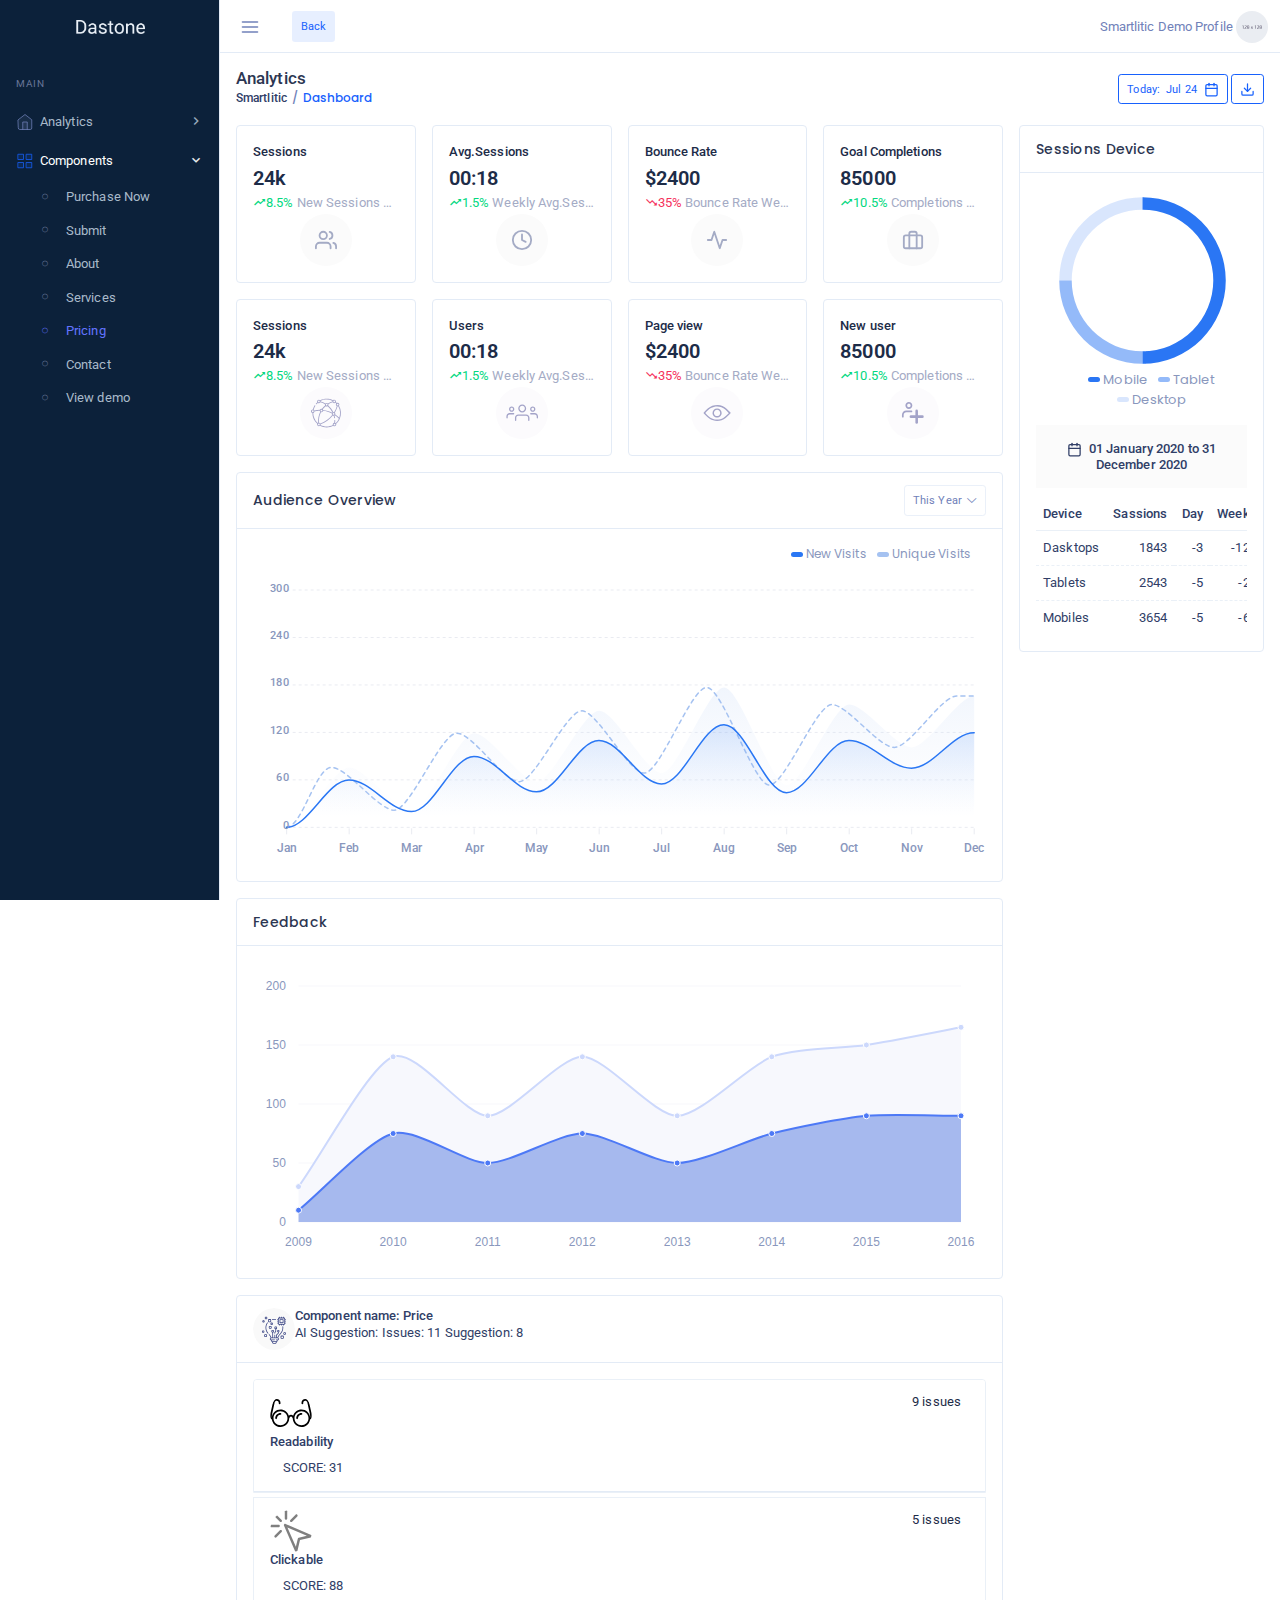
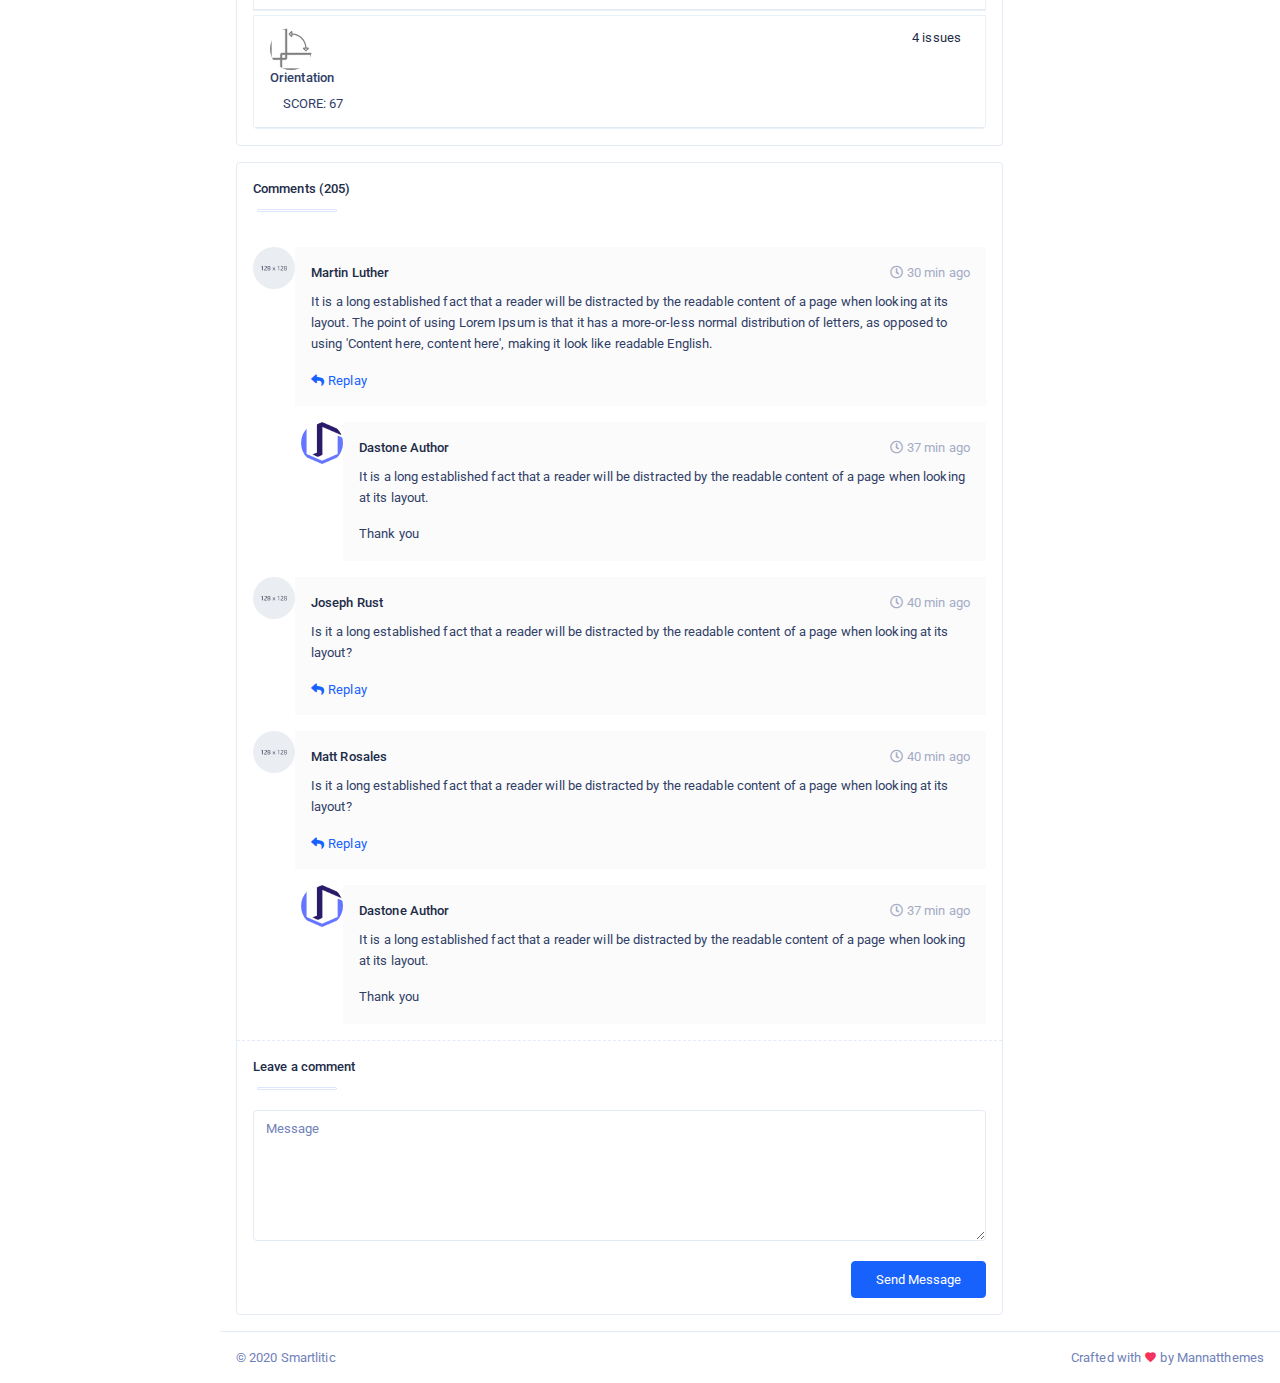
<file: statistics/price.html>
<!DOCTYPE html>
<html lang="en">

    <head>
        <meta charset="utf-8" />
        <title>Smartlitic - Admin & Dashboard Template</title>
        <meta name="viewport" content="width=device-width, initial-scale=1, shrink-to-fit=no">
        <meta content="Premium Multipurpose Admin & Dashboard Template" name="description" />
        <meta content="" name="author" />
        <meta http-equiv="X-UA-Compatible" content="IE=edge" />

        <!-- App favicon -->
        <!--<link rel="shortcut icon" href="assets/images/favicon.ico">-->
        <link rel="shortcut icon" href="assets/images/2.png" type="image/png">

        <!-- jvectormap -->
        <!-- <link href="plugins/jvectormap/jquery-jvectormap-2.0.2.css" rel="stylesheet"> -->

         <!--Morris Chart CSS -->
         <link rel="stylesheet" href="plugins/morris/morris.css">

        <!-- App css -->
        <link href="assets/css/bootstrap.min.css" rel="stylesheet" type="text/css" />
        <link href="assets/css/icons.min.css" rel="stylesheet" type="text/css" />
        <link href="assets/css/metisMenu.min.css" rel="stylesheet" type="text/css" />
        <link href="plugins/daterangepicker/daterangepicker.css" rel="stylesheet" type="text/css" />
        <link href="assets/css/app.min.css" rel="stylesheet" type="text/css" />

    </head>

    <body class="dark-sidenav">
        <!-- Left Sidenav -->
        <div class="left-sidenav">
            <!-- LOGO -->
            <div class="brand">
                <a href="index.html" class="logo">
                    <!-- <span>
                        <img src="assets/images/logo-sm.png" alt="logo-small" class="logo-sm">
                    </span> -->
                    <span>
                        <img src="assets/images/logo.png" alt="logo-large" class="logo-lg logo-light">
                         <img src="assets/images/logo-dark.png" alt="logo-large" class="logo-lg logo-dark">
                    </span>
                </a>
            </div>
            <!--end logo-->
            <div class="menu-content h-100" data-simplebar>
                <ul class="metismenu left-sidenav-menu">
                    <li class="menu-label mt-0">Main</li>
                    <li>
                        <a href="javascript: void(0);"> <i data-feather="home" class="align-self-center menu-icon"></i><span>Analytics</span><span class="menu-arrow"><i class="mdi mdi-chevron-right"></i></span></a>
                        <ul class="nav-second-level" aria-expanded="false">
                            <li class="nav-item"><a class="nav-link" href="index.html"><i class="ti-control-record"></i>Analytics</a></li>
                        </ul>
                    </li>
    
                    <li>
                        <a href="javascript: void(0);"><i data-feather="grid" class="align-self-center menu-icon"></i><span>Components</span><span class="menu-arrow"><i class="mdi mdi-chevron-right"></i></span></a>
                        <ul class="nav-second-level" aria-expanded="false">
          
                            <li class="nav-item"><a class="nav-link" href="purchase.html"><i class="ti-control-record"></i>Purchase Now</a></li>
                            <li class="nav-item"><a class="nav-link" href="submit.html"><i class="ti-control-record"></i>Submit</a></li>
                            <li class="nav-item"><a class="nav-link" href="about.html"><i class="ti-control-record"></i>About</a></li>
                            <li class="nav-item"><a class="nav-link" href="service.html"><i class="ti-control-record"></i>Services</a></li>
                            <li class="nav-item"><a class="nav-link" href="price.html"><i class="ti-control-record"></i>Pricing</a></li>
                            <li class="nav-item"><a class="nav-link" href="contact.html"><i class="ti-control-record"></i>Contact</a></li>
                            <li class="nav-item"><a class="nav-link" href="demo.html"><i class="ti-control-record"></i>View demo</a></li>
                 
                        </ul>
                    </li>
              
                </ul>
    
                <!-- <div class="update-msg text-center">
                    <a href="javascript: void(0);" class="float-right close-btn text-muted" data-dismiss="update-msg" aria-label="Close" aria-hidden="true">
                        <i class="mdi mdi-close"></i>
                    </a>
                    <h5 class="mt-3">Mannat Themes</h5>
                    <p class="mb-3">We Design and Develop Clean and High Quality Web Applications</p>
                    <a href="javascript: void(0);" class="btn btn-outline-warning btn-sm">Upgrade your plan</a>
                </div> -->
            </div>
        </div>
        <!-- end left-sidenav-->
        

        <div class="page-wrapper">
            <!-- Top Bar Start -->
            <div class="topbar">            
                <!-- Navbar -->
                <nav class="navbar-custom">    
                    <ul class="list-unstyled topbar-nav float-right mb-0">  
                        
                        <li class="dropdown">
                            <a class="nav-link dropdown-toggle waves-effect waves-light nav-user" data-toggle="dropdown" href="#" role="button"
                                aria-haspopup="false" aria-expanded="false">
                                <span class="ml-1 nav-user-name hidden-sm">Smartlitic Demo Profile</span>
                                <img src="assets/images/users/user-5.jpg" alt="profile-user" class="rounded-circle thumb-xs" />                                 
                            </a>
                            <div class="dropdown-menu dropdown-menu-right">
                                <a class="dropdown-item" href="#"><i data-feather="user" class="align-self-center icon-xs icon-dual mr-1"></i> Profile</a>
                                <a class="dropdown-item" href="#"><i data-feather="settings" class="align-self-center icon-xs icon-dual mr-1"></i> Settings</a>
                                <div class="dropdown-divider mb-0"></div>
                                <a class="dropdown-item" href="#"><i data-feather="power" class="align-self-center icon-xs icon-dual mr-1"></i> Logout</a>
                            </div>
                        </li>
                    </ul><!--end topbar-nav-->
        
                    <ul class="list-unstyled topbar-nav mb-0">                        
                        <li>
                            <button class="nav-link button-menu-mobile">
                                <i data-feather="menu" class="align-self-center topbar-icon"></i>
                            </button>
                        </li> 
                        <li class="creat-btn">
                            <div class="nav-link">
                                <a class=" btn btn-sm btn-soft-primary" href="../index.html" role="button">Back</a>
                            </div>                                
                        </li>                            
                    </ul>
                </nav>
                <!-- end navbar-->
            </div>
            <!-- Top Bar End -->

            <!-- Page Content-->
            <div class="page-content">
                <div class="container-fluid">
                    <!-- Page-Title -->
                    <div class="row">
                        <div class="col-sm-12">
                            <div class="page-title-box">
                                <div class="row">
                                    <div class="col">
                                        <h4 class="page-title">Analytics</h4>
                                        <ol class="breadcrumb">
                                            <li class="breadcrumb-item"><a href="javascript:void(0);">Smartlitic</a></li>
                                            <li class="breadcrumb-item active">Dashboard</li>
                                        </ol>
                                    </div><!--end col-->
                                    <div class="col-auto align-self-center">
                                        <a href="#" class="btn btn-sm btn-outline-primary" id="Dash_Date">
                                            <span class="ay-name" id="Day_Name">Today:</span>&nbsp;
                                            <span class="" id="Select_date">Jan 11</span>
                                            <i data-feather="calendar" class="align-self-center icon-xs ml-1"></i>
                                        </a>
                                        <a href="#" class="btn btn-sm btn-outline-primary">
                                            <i data-feather="download" class="align-self-center icon-xs"></i>
                                        </a>
                                    </div><!--end col-->  
                                </div><!--end row-->                                                              
                            </div><!--end page-title-box-->
                        </div><!--end col-->
                    </div><!--end row-->
                    <!-- end page title end breadcrumb -->


                    <div class="row">
                        <div class="col-lg-9">
                            <div class="row justify-content-center">
                                <div class="col-md-6 col-lg-3">
                                    <div class="card report-card">
                                        <div class="card-body">
                                            <div class="row d-flex justify-content-center">
                                                <div class="col">
                                                    <p class="text-dark mb-0 font-weight-semibold">Sessions</p>
                                                    <h3 class="m-0">24k</h3>
                                                    <p class="mb-0 text-truncate text-muted"><span class="text-success"><i class="mdi mdi-trending-up"></i>8.5%</span> New Sessions Today</p>
                                                </div>
                                                <div class="col-auto align-self-center">
                                                    <div class="report-main-icon bg-light-alt">
                                                        <i data-feather="users" class="align-self-center text-muted icon-sm"></i>  
                                                    </div>
                                                </div> 
                                            </div>
                                        </div><!--end card-body--> 
                                    </div><!--end card--> 
                                </div> <!--end col--> 
                                <div class="col-md-6 col-lg-3">
                                    <div class="card report-card">
                                        <div class="card-body">
                                            <div class="row d-flex justify-content-center">                                                
                                                <div class="col">
                                                    <p class="text-dark mb-0 font-weight-semibold">Avg.Sessions</p>
                                                    <h3 class="m-0">00:18</h3>
                                                    <p class="mb-0 text-truncate text-muted"><span class="text-success"><i class="mdi mdi-trending-up"></i>1.5%</span> Weekly Avg.Sessions</p>
                                                </div>
                                                <div class="col-auto align-self-center">
                                                    <div class="report-main-icon bg-light-alt">
                                                        <i data-feather="clock" class="align-self-center text-muted icon-sm"></i>  
                                                    </div>
                                                </div> 
                                            </div>
                                        </div><!--end card-body--> 
                                    </div><!--end card--> 
                                </div> <!--end col--> 
                                <div class="col-md-6 col-lg-3">
                                    <div class="card report-card">
                                        <div class="card-body">
                                            <div class="row d-flex justify-content-center">                                                
                                                <div class="col">
                                                    <p class="text-dark mb-0 font-weight-semibold">Bounce Rate</p>
                                                    <h3 class="m-0">$2400</h3>
                                                    <p class="mb-0 text-truncate text-muted"><span class="text-danger"><i class="mdi mdi-trending-down"></i>35%</span> Bounce Rate Weekly</p>
                                                </div>
                                                <div class="col-auto align-self-center">
                                                    <div class="report-main-icon bg-light-alt">
                                                        <i data-feather="activity" class="align-self-center text-muted icon-sm"></i>  
                                                    </div>
                                                </div> 
                                            </div>
                                        </div><!--end card-body--> 
                                    </div><!--end card--> 
                                </div> <!--end col--> 
                                <div class="col-md-6 col-lg-3">
                                    <div class="card report-card">
                                        <div class="card-body">
                                            <div class="row d-flex justify-content-center">
                                                <div class="col">  
                                                    <p class="text-dark mb-0 font-weight-semibold">Goal Completions</p>                                         
                                                    <h3 class="m-0">85000</h3>
                                                    <p class="mb-0 text-truncate text-muted"><span class="text-success"><i class="mdi mdi-trending-up"></i>10.5%</span> Completions Weekly</p>
                                                </div>
                                                <div class="col-auto align-self-center">
                                                    <div class="report-main-icon bg-light-alt">
                                                        <i data-feather="briefcase" class="align-self-center text-muted icon-sm"></i>  
                                                    </div>
                                                </div> 
                                            </div>
                                        </div><!--end card-body--> 
                                    </div><!--end card--> 
                                </div> <!--end col-->                               
                            </div><!--end row-->



                            <div class="row justify-content-center">
                                <div class="col-md-6 col-lg-3">
                                    <div class="card report-card">
                                        <div class="card-body">
                                            <div class="row d-flex justify-content-center">
                                                <div class="col">
                                                    <p class="text-dark mb-0 font-weight-semibold">Sessions</p>
                                                    <h3 class="m-0">24k</h3>
                                                    <p class="mb-0 text-truncate text-muted"><span class="text-success"><i class="mdi mdi-trending-up"></i>8.5%</span> New Sessions Today</p>
                                                </div>
                                                <div class="col-auto align-self-center">
                                                    <img style="width:52px;height:52px" src="assets/images/analytic/sessions.svg">
                                                    <!-- <div class="report-main-icon bg-light-alt">
                                                        <i data-feather="users" class="align-self-center text-muted icon-sm"></i>  
                                                    </div> -->
                                                </div>
                                            </div>
                                        </div><!--end card-body--> 
                                    </div><!--end card--> 
                                </div> <!--end col--> 
                                <div class="col-md-6 col-lg-3">
                                    <div class="card report-card">
                                        <div class="card-body">
                                            <div class="row d-flex justify-content-center">                                                
                                                <div class="col">
                                                    <p class="text-dark mb-0 font-weight-semibold">Users</p>
                                                    <h3 class="m-0">00:18</h3>
                                                    <p class="mb-0 text-truncate text-muted"><span class="text-success"><i class="mdi mdi-trending-up"></i>1.5%</span> Weekly Avg.Sessions</p>
                                                </div>
                                                <div class="col-auto align-self-center">
                                                    <img style="width:52px;height:52px" src="assets/images/analytic/users.svg">
                                                    <!-- <div class="report-main-icon bg-light-alt">
                                                        <i data-feather="clock" class="align-self-center text-muted icon-sm"></i>  
                                                    </div> -->
                                                </div> 
                                            </div>
                                        </div><!--end card-body--> 
                                    </div><!--end card--> 
                                </div> <!--end col--> 
                                <div class="col-md-6 col-lg-3">
                                    <div class="card report-card">
                                        <div class="card-body">
                                            <div class="row d-flex justify-content-center">                                                
                                                <div class="col">
                                                    <p class="text-dark mb-0 font-weight-semibold">Page view</p>
                                                    <h3 class="m-0">$2400</h3>
                                                    <p class="mb-0 text-truncate text-muted"><span class="text-danger"><i class="mdi mdi-trending-down"></i>35%</span> Bounce Rate Weekly</p>
                                                </div>
                                                <div class="col-auto align-self-center">
                                                    <img style="width:52px;height:52px" src="assets/images/analytic/page-view.svg">
                                                    <!-- <div class="report-main-icon bg-light-alt">
                                                        <i data-feather="activity" class="align-self-center text-muted icon-sm"></i>  
                                                    </div> -->
                                                </div> 
                                            </div>
                                        </div><!--end card-body--> 
                                    </div><!--end card--> 
                                </div> <!--end col--> 
                                <div class="col-md-6 col-lg-3">
                                    <div class="card report-card">
                                        <div class="card-body">
                                            <div class="row d-flex justify-content-center">
                                                <div class="col">  
                                                    <p class="text-dark mb-0 font-weight-semibold">New user</p>                                         
                                                    <h3 class="m-0">85000</h3>
                                                    <p class="mb-0 text-truncate text-muted"><span class="text-success"><i class="mdi mdi-trending-up"></i>10.5%</span> Completions Weekly</p>
                                                </div>
                                                <div class="col-auto align-self-center">
                                                    <img style="width:52px;height:52px" src="assets/images/analytic/new-user.svg">
                                                    <!-- <div class="report-main-icon bg-light-alt">
                                                        <i data-feather="briefcase" class="align-self-center text-muted icon-sm"></i>  
                                                    </div> -->
                                                </div> 
                                            </div>
                                        </div><!--end card-body--> 
                                    </div><!--end card--> 
                                </div> <!--end col-->                               
                            </div><!--end row-->



                            <div class="card">
                                <div class="card-header">
                                    <div class="row align-items-center">
                                        <div class="col">                      
                                            <h4 class="card-title">Audience Overview</h4>                      
                                        </div><!--end col-->
                                        <div class="col-auto"> 
                                            <div class="dropdown">
                                                <a href="#" class="btn btn-sm btn-outline-light dropdown-toggle" data-toggle="dropdown" aria-haspopup="true" aria-expanded="false">
                                                   This Year<i class="las la-angle-down ml-1"></i>
                                                </a>
                                                <div class="dropdown-menu dropdown-menu-right">
                                                    <a class="dropdown-item" href="#">Today</a>
                                                    <a class="dropdown-item" href="#">Last Week</a>
                                                    <a class="dropdown-item" href="#">Last Month</a>
                                                    <a class="dropdown-item" href="#">This Year</a>
                                                </div>
                                            </div>               
                                        </div><!--end col-->
                                    </div>  <!--end row-->                                  
                                </div><!--end card-header-->
                                <div class="card-body">
                                    <div class="">
                                        <div id="ana_dash_1" class="apex-charts"></div>
                                    </div> 
                                </div><!--end card-body--> 
                            </div><!--end card--> 



                            <div class="card" >
                                <div class="card-header">
                                    <h4 class="card-title">Feedback</h4>
                                    <!-- <p class="text-muted mb-0">Create an area chart using
                                        Morris.Area(options). Area charts take all the same options as line
                                        charts.
                                    </p>      -->
                                </div><!--end card-header-->
                                <div class="card-body">
                                    <!-- <div id="morris-area-example" class="drop-shadow" style="height: 300px"></div> -->
                                    <div class="">
                                        <div id="morris-area-example" class="drop-shadow" style="height: 300px"></div>
                                    <div id="morris-line-example" class="drop-shadow" style="display:none;height: 5px"></div>  
                                    </div> 
                                </div><!--end card-body-->
                            </div><!--end card-->


                            
                            

                         
                            <div class="row">
                               
            
                                <div class="col-lg-12 col-xl-12">
                                    
                                    
                                    <div class="card component-box">
                                        <div class="card-header card-header-main">
                                            <a href="" class="media">
                                                <div class="media-left">
                                                    <img src="assets/images/overal/component.svg" alt="user" class="rounded-circle thumb-md">
                                                </div><!-- media-left -->
                                                <div class="media-body card-note-title">
                                                    <div>
                                                        <h6 class="m-0">Component name: <span>Price</span></h6>
                                                        <p class="mb-0"><span class="cmp-head-1">AI Suggestion:</span> <span class="cmp-head-2">Issues: 11</span> <span class="cmp-head-3">Suggestion: 8</span></p>
                                                    </div>
                                                </div><!-- end media-body -->
                                            </a><!--end media-->   


                                        </div><!--end card-header-->
                                        <div class="card-body">
                                            <div class="accordion" id="accordionExample">

                                                

                                                <!--start collapseOne-->
                                                <div class="card mb-1 border shadow-none">
                                                    <div class="card-header  rounded-0" id="headingOne">
                                                        <div class="collapsed text-dark" data-toggle="collapse" data-target="#collapseOne" aria-expanded="false" aria-controls="collapseOne">
                                            
                                                            <div class="row">
                                                                <div class="col text-left component-head-left">
                                                                    <div class="col-3i">
                                                                        <img src="assets/images/overal/readability.svg" alt="user" class="rounded-circle thumb-md">
                                                                        <div class="cmp-titr"> 
                                                                            <h6 class="m-0">Readability</h6>                                                                                         
                                                                        </div><!--end media body-->
                                                                    </div>
                                                                    <div class="cmp-title">
                                                                        <button class="mb-n2 btn btn-round btn2">SCORE: 31</button>
                                                                    </div> 
                                                                </div>
                                                                <div class="col text-right component-head-tab">
                                                                    <div class="col-auto align-self-center">9 issues</div>
                                                                </div>
                                                            </div>

                                                        </div>
                                                    </div>
                                                    <div id="collapseOne" class="collapse" aria-labelledby="headingOne" data-parent="#accordionExample">
                                                        <div class="card-body">
                                                            
                                                            

                                                            <div class="accordion" id="subAccordion-1">
                                                                
                                                                <div class="card mb-0 border shadow-none" id="divHeadingOne-1">
                                                                    <div class="card-header  rounded-0" id="headingOne-1">
                                                                        <div class="collapsed text-dark subAccordion-collapsed" data-toggle="collapse" data-target="#collapseOne-1" aria-expanded="false" aria-controls="collapseOne-1">
                                                                            <div class="subAccordion-title" ><span onclick="document.getElementById('divHeadingOne-1').style.display = 'none';"></span>Font sizes in this section should be big enough to be readable</div>
                                                                        </div>
                                                                    </div>
                                                                    <div id="collapseOne-1" class="collapse" aria-labelledby="headingOne-1" data-parent="#subAccordion-1">
                                                                        <!--START card-body-->
                                                                        <div class="card-body">
                        
                                                                            <div class="row">
                                                                                <div class="col-lg-4 col-xl-4">
                                                                                    <div class="subAccordion-content1">Total Component: 1</div>
                                                                                </div>
                                                                                <div class="col-lg-4 col-xl-4">
                                                                                    <div class="subAccordion-content1">Successes: 0</div>
                                                                                </div>
                                                                                <div class="col-lg-4 col-xl-4">
                                                                                    <div class="subAccordion-content1">Failures: 1</div>
                                                                                </div>
                                                                            </div>

                                                                            <div class="row">
                                                                                <div class="col-lg-12 col-xl-12">
                                                                                    <div class="subAccordion-content2"><span>Requirement:</span> Elements that have texts should meet a minimum contrast ratio of 4:5:1 between
                                                                                        their foreground (usually text color) and background color.</div>
                                                                                </div>
                                                                            </div>

                                                                            <div class="row">
                                                                                <div class="col-lg-6 col-xl-6">
                                                                                    <div class="subAccordion-content3 font-red">Current Design</div>
                                                                            
                                                                                    <div class="row col">
                                                                                        <div class="subAccordion-contenti">
                                                                                            <div class="subAccordion-content4">Foreground color: #3FCF8E</div>
                                                                                            <div class="subAccordion-content4">Background color: #FFFFFF</div>
                                                                                        </div>
                                                                                        <div class="subAccordion-contenti">
                                                                                            <div class="subAccordion-content5 font-green"></div>
                                                                                            <div class="subAccordion-content5"></div>
                                                                                        </div>
                                                                                        <div class="subAccordion-contenti subAccordion-content6i">
                                                                                            <div class="subAccordion-content6">Contrast Ratio</div>
                                                                                            <div class="subAccordion-content6">1.99:1</div>
                                                                                        </div>
                                                                                    </div>
                                                                                    
                                                                            
                                                                                </div>
                                                                                <div class="col-lg-6 col-xl-6">
                                                                                    <div class="subAccordion-content3">AI Suggestion</div>

                                                                                    <div class="row col">
                                                                                        <div class="subAccordion-contenti">
                                                                                            <div class="subAccordion-content4">Foreground color: #228755</div>
                                                                                            <div class="subAccordion-content4">Background color: #FFFFFF</div>
                                                                                        </div>
                                                                                        <div class="subAccordion-contenti">
                                                                                            <div class="subAccordion-content5 font-greeni"></div>
                                                                                            <div class="subAccordion-content5"></div>
                                                                                        </div>
                                                                                        <div class="subAccordion-contenti subAccordion-content6j">
                                                                                            <div class="subAccordion-content6">Contrast Ratio</div>
                                                                                            <div class="subAccordion-content6">1.99:1</div>
                                                                                        </div>
                                                                                    </div>

                                                                                </div>
                                                                            </div>

                                                                        </div><!--End card-body-->
                                                                    </div>
                                                                </div>
                                                                
                                                                <div class="card mb-1 border shadow-none" id="divHeadingTwo-1">
                                                                    <div class="card-header  rounded-0" id="headingTwo-1">
                                                                        <div class="collapsed text-dark subAccordion-collapsed" data-toggle="collapse" data-target="#collapseTwo-1" aria-expanded="false" aria-controls="collapseTwo-1">
                                                                            <div class="subAccordion-title" ><span onclick="document.getElementById('divHeadingTwo-1').style.display = 'none';"></span>Letter spacing should be winde enough to be readable</div>
                                                                        </div>
                                                                    </div>
                                                                    <div id="collapseTwo-1" class="collapse" aria-labelledby="headingTwo-1" data-parent="#subAccordion-1">
                                                                        <!--START card-body-->
                                                                        <div class="card-body">
                        
                                                                            <div class="row">
                                                                                <div class="col-lg-4 col-xl-4">
                                                                                    <div class="subAccordion-content1">Total Component: 1</div>
                                                                                </div>
                                                                                <div class="col-lg-4 col-xl-4">
                                                                                    <div class="subAccordion-content1">Successes: 0</div>
                                                                                </div>
                                                                                <div class="col-lg-4 col-xl-4">
                                                                                    <div class="subAccordion-content1">Failures: 1</div>
                                                                                </div>
                                                                            </div>

                                                                            <div class="row">
                                                                                <div class="col-lg-12 col-xl-12">
                                                                                    <div class="subAccordion-content2"><span>Requirement:</span> Elements that have texts should meet a minimum contrast ratio of 4:5:1 between
                                                                                        their foreground (usually text color) and background color.</div>
                                                                                </div>
                                                                            </div>

                                                                            <div class="row">
                                                                                <div class="col-lg-6 col-xl-6">
                                                                                    <div class="subAccordion-content3 font-red">Current Design</div>
                                                                            
                                                                                    <div class="row col">
                                                                                        <div class="subAccordion-contenti">
                                                                                            <div class="subAccordion-content4">Foreground color: #3FCF8E</div>
                                                                                            <div class="subAccordion-content4">Background color: #FFFFFF</div>
                                                                                        </div>
                                                                                        <div class="subAccordion-contenti">
                                                                                            <div class="subAccordion-content5 font-green"></div>
                                                                                            <div class="subAccordion-content5"></div>
                                                                                        </div>
                                                                                        <div class="subAccordion-contenti subAccordion-content6i">
                                                                                            <div class="subAccordion-content6">Contrast Ratio</div>
                                                                                            <div class="subAccordion-content6">1.99:1</div>
                                                                                        </div>
                                                                                    </div>
                                                                                    
                                                                            
                                                                                </div>
                                                                                <div class="col-lg-6 col-xl-6">
                                                                                    <div class="subAccordion-content3">AI Suggestion</div>

                                                                                    <div class="row col">
                                                                                        <div class="subAccordion-contenti">
                                                                                            <div class="subAccordion-content4">Foreground color: #228755</div>
                                                                                            <div class="subAccordion-content4">Background color: #FFFFFF</div>
                                                                                        </div>
                                                                                        <div class="subAccordion-contenti">
                                                                                            <div class="subAccordion-content5 font-greeni"></div>
                                                                                            <div class="subAccordion-content5"></div>
                                                                                        </div>
                                                                                        <div class="subAccordion-contenti subAccordion-content6j">
                                                                                            <div class="subAccordion-content6">Contrast Ratio</div>
                                                                                            <div class="subAccordion-content6">1.99:1</div>
                                                                                        </div>
                                                                                    </div>

                                                                                </div>
                                                                            </div>

                                                                        </div><!--End card-body-->
                                                                    </div>
                                                                </div>
                                                                <div class="card mb-0 border shadow-none" id="divHeadingThree-1">
                                                                    <div class="card-header  rounded-0" id="headingThree-1">
                                                                        <div class="collapsed text-dark subAccordion-collapsed" data-toggle="collapse" data-target="#collapseThree-1" aria-expanded="false" aria-controls="collapseThree-1">
                                                                            <div class="subAccordion-title" ><span onclick="document.getElementById('divHeadingThree-1').style.display = 'none';"></span>Foreground and background colors should have sufficient contrast</div>
                                                                        </div>
                                                                    </div>
                                                                    <div id="collapseThree-1" class="collapse" aria-labelledby="headingThree-1" data-parent="#subAccordion-1">
                                                                        <div class="card-body">
                                                                            <p class="mb-0 text-muted">
                                                                                Anim pariatur cliche reprehenderit, enim eiusmod high life accusamus terry richardson ad squid.
                                                                            </p> 
                                                                        </div>
                                                                    </div>
                                                                </div>
                                                            </div>
                                                            
                                                        </div>
                                                    </div>
                                                </div><!--end collapseOne-->

                                                <!--start collapseTwo-->
                                                <div class="card mb-1 border shadow-none">
                                                    <div class="card-header  rounded-0" id="headingTwo">
                                                        <div class="collapsed text-dark" data-toggle="collapse" data-target="#collapseTwo" aria-expanded="false" aria-controls="collapseTwo">
                                                            
                                                            <div class="row">
                                                                <div class="col text-left component-head-left">
                                                                    <div class="col-3i">
                                                                        <img src="assets/images/overal/clickable.svg" alt="user" class="rounded-circle thumb-md">
                                                                        <div class="cmp-titr"> 
                                                                            <h6 class="m-0">Clickable</h6>                                                                                         
                                                                        </div><!--end media body-->
                                                                    </div>
                                                                    <div class="cmp-title">
                                                                        <button class="mb-n2 btn btn-round btn1">SCORE: 88</button>
                                                                    </div> 
                                                                </div>
                                                                <div class="col text-right component-head-tab">
                                                                    <div class="col-auto align-self-center">5 issues</div>
                                                                </div>
                                                            </div>

                                                        </div>
                                                    </div>
                                                    <div id="collapseTwo" class="collapse" aria-labelledby="headingTwo" data-parent="#accordionExample">
                                                        <div class="card-body">
                                                            <p class="mb-0 text-muted">
                                                                Anim pariatur cliche reprehenderit, enim eiusmod high life accusamus terry richardson ad squid.
                                                            </p> 
                                                        </div>
                                                    </div>
                                                </div><!--end collapseTwo-->

                                                <!--start collapseThree-->
                                                <div class="card mb-0 border shadow-none">
                                                    <div class="card-header  rounded-0" id="headingThree">
                                                        <div class="collapsed text-dark" data-toggle="collapse" data-target="#collapseThree" aria-expanded="false" aria-controls="collapseThree">
                                                            
                                                            <div class="row">
                                                                <div class="col text-left component-head-left">
                                                                    <div class="col-3i">
                                                                        <img src="assets/images/overal/orientation.svg" alt="user" class="rounded-circle thumb-md">
                                                                        <div class="cmp-titr"> 
                                                                            <h6 class="m-0">Orientation</h6>                                                                                         
                                                                        </div><!--end media body-->
                                                                    </div>
                                                                    <div class="cmp-title">
                                                                        <button class="mb-n2 btn btn-round btn3">SCORE: 67</button>
                                                                    </div> 
                                                                </div>
                                                                <div class="col text-right component-head-tab">
                                                                    <div class="col-auto align-self-center">4 issues</div>
                                                                </div>
                                                            </div>

                                                        </div>
                                                    </div>
                                                    <div id="collapseThree" class="collapse" aria-labelledby="headingThree" data-parent="#accordionExample">
                                                        <div class="card-body">
                                                            <p class="mb-0 text-muted">
                                                                Anim pariatur cliche reprehenderit, enim eiusmod high life accusamus terry richardson ad squid.
                                                            </p> 
                                                        </div>
                                                    </div>
                                                </div><!--end collapseThree-->
                                            </div>    
                                        </div><!--end card-body-->
                                    </div><!--end card-->
                                </div><!--end col-->
                            </div><!--end row-->



                            <div class="card" >
                                <div class="card-body">
                                    <div class="row">
                                        <div class="col">
                                            <p class="text-dark font-weight-semibold title-border">Comments (205)</p>
                                        </div><!--end col-->
                                    </div><!--end row-->    
                                </div><!--end card-body-->  
                                <div class="card-body border-bottom-dashed"> 
                                    <ul class="list-unstyled mb-0">
                                        <li>
                                            <div class="row">
                                                <div class="col-auto">
                                                    <img src="assets/images/users/user-2.jpg" alt="" class="thumb-md rounded-circle">
                                                </div><!--end col-->
                                                <div class="col">
                                                    <div class="comment-body ml-n3 bg-light-alt p-3">
                                                        <div class="row">
                                                            <div class="col">
                                                                <p class="text-dark font-weight-semibold mb-2">Martin Luther</p>
                                                            </div><!--end col-->
                                                            <div class="col-auto">
                                                                <span class="text-muted"><i class="far fa-clock mr-1"></i>30 min ago</span>
                                                            </div><!--end col-->
                                                        </div><!--end row-->                                                                
                                                        <p>It is a long established fact that a reader will be distracted by the 
                                                            readable content of a page when looking at its layout. The point of 
                                                            using Lorem Ipsum is that it has a more-or-less normal distribution of letters, 
                                                            as opposed to using 'Content here, content here', making it look like readable English.
                                                        </p>
                                                        <a href="#" class="text-primary"><i class="fas fa-reply mr-1"></i>Replay</a>
                                                    </div>
                                                </div><!--end col-->
                                            </div><!--end row-->
                                            <ul class="list-unstyled ml-5">
                                                <li>
                                                    <div class="row mt-3">
                                                        <div class="col-auto">
                                                            <img src="assets/images/logo-sm.png" alt="" class="thumb-md rounded-circle">
                                                        </div><!--end col-->
                                                        <div class="col">
                                                            <div class="comment-body ml-n3 bg-light-alt p-3">
                                                                <div class="row">
                                                                    <div class="col">
                                                                        <p class="text-dark font-weight-semibold mb-2">Dastone Author</p>
                                                                    </div><!--end col-->
                                                                    <div class="col-auto">
                                                                        <span class="text-muted"><i class="far fa-clock mr-1"></i>37 min ago</span>
                                                                    </div><!--end col-->
                                                                </div><!--end row-->                                                                
                                                                <p>It is a long established fact that a reader will be distracted by the 
                                                                    readable content of a page when looking at its layout. 
                                                                </p>
                                                                <p class="mb-0">Thank you</p>
                                                            </div>
                                                        </div><!--end col-->
                                                    </div><!--end row-->
                                                </li>
                                            </ul>
                                        </li>
                                        <li class="mt-3">
                                            <div class="row">
                                                <div class="col-auto">
                                                    <img src="assets/images/users/user-1.jpg" alt="" class="thumb-md rounded-circle">
                                                </div><!--end col-->
                                                <div class="col">
                                                    <div class="comment-body ml-n3 bg-light-alt p-3">
                                                        <div class="row">
                                                            <div class="col">
                                                                <p class="text-dark font-weight-semibold mb-2">Joseph Rust</p>
                                                            </div><!--end col-->
                                                            <div class="col-auto">
                                                                <span class="text-muted"><i class="far fa-clock mr-1"></i>40 min ago</span>
                                                            </div><!--end col-->
                                                        </div><!--end row-->                                                                
                                                        <p>Is it a long established fact that a reader will be distracted by the 
                                                            readable content of a page when looking at its layout?
                                                        </p>
                                                        <a href="#" class="text-primary"><i class="fas fa-reply mr-1"></i>Replay</a>
                                                    </div>
                                                </div><!--end col-->
                                            </div><!--end row--> 
                                        </li>
                                        <li class="mt-3">
                                            <div class="row">
                                                <div class="col-auto">
                                                    <img src="assets/images/users/user-5.jpg" alt="" class="thumb-md rounded-circle">
                                                </div><!--end col-->
                                                <div class="col">
                                                    <div class="comment-body ml-n3 bg-light-alt p-3">
                                                        <div class="row">
                                                            <div class="col">
                                                                <p class="text-dark font-weight-semibold mb-2">Matt Rosales</p>
                                                            </div><!--end col-->
                                                            <div class="col-auto">
                                                                <span class="text-muted"><i class="far fa-clock mr-1"></i>40 min ago</span>
                                                            </div><!--end col-->
                                                        </div><!--end row-->                                                                
                                                        <p>Is it a long established fact that a reader will be distracted by the 
                                                            readable content of a page when looking at its layout?
                                                        </p>
                                                        <a href="#" class="text-primary"><i class="fas fa-reply mr-1"></i>Replay</a>
                                                    </div>
                                                </div><!--end col-->
                                            </div><!--end row-->
                                            <ul class="list-unstyled ml-5">
                                                <li>
                                                    <div class="row mt-3">
                                                        <div class="col-auto">
                                                            <img src="assets/images/logo-sm.png" alt="" class="thumb-md rounded-circle">
                                                        </div><!--end col-->
                                                        <div class="col">
                                                            <div class="comment-body ml-n3 bg-light-alt p-3">
                                                                <div class="row">
                                                                    <div class="col">
                                                                        <p class="text-dark font-weight-semibold mb-2">Dastone Author</p>
                                                                    </div><!--end col-->
                                                                    <div class="col-auto">
                                                                        <span class="text-muted"><i class="far fa-clock mr-1"></i>37 min ago</span>
                                                                    </div><!--end col-->
                                                                </div><!--end row-->                                                                
                                                                <p>It is a long established fact that a reader will be distracted by the 
                                                                    readable content of a page when looking at its layout. 
                                                                </p>
                                                                <p class="mb-0">Thank you</p>
                                                            </div>
                                                        </div><!--end col-->
                                                    </div><!--end row-->
                                                </li>
                                            </ul> 
                                        </li>
                                    </ul> 
                                </div><!--end card-body--> 
                                <div class="card-body">
                                    <div class="row">
                                        <div class="col">
                                            <p class="text-dark font-weight-semibold title-border">Leave a comment</p>
                                        </div><!--end col-->
                                    </div><!--end row-->
                                </div><!--end card-body--> 
                                <div class="card-body pt-0">
                                    <form>
                                        <div class="form-group">
                                            <textarea class="form-control" rows="5" id="leave_comment" placeholder="Message"></textarea>
                                        </div>
                                        <div class="row">
                                            <div class="col-sm-12 text-right">
                                                <button type="submit" class="btn btn-primary px-4">Send Message</button>
                                            </div>
                                        </div>
                                    </form>
                                </div><!--end card-body-->             
                            </div> <!--end card-->





                        </div><!--end col-->
                        <div class="col-lg-3">
                            <div class="card">
                                <div class="card-header">
                                    <div class="row align-items-center">
                                        <div class="col">                      
                                            <h4 class="card-title">Sessions Device</h4>                      
                                        </div><!--end col-->
                                        <div class="col-auto"> 
                                            <div class="dropdown">
                                            
                                                <div class="dropdown-menu dropdown-menu-right">
                                                    <a class="dropdown-item" href="#">Purchases</a>
                                                    <a class="dropdown-item" href="#">Emails</a>
                                                </div>
                                            </div>         
                                        </div><!--end col-->
                                    </div>  <!--end row-->                                  
                                </div><!--end card-header-->
                                <div class="card-body">
                                    <div class="text-center">
                                        <div id="ana_device" class="apex-charts"></div>
                                        <h6 class="bg-light-alt py-3 px-2 mb-0">
                                            <i data-feather="calendar" class="align-self-center icon-xs mr-1"></i>
                                            01 January 2020 to 31 December 2020
                                        </h6>
                                    </div>  
                                    <div class="table-responsive mt-2">
                                        <table class="table border-dashed mb-0">
                                            <thead>
                                            <tr>
                                                <th>Device</th>
                                                <th class="text-right">Sassions</th>
                                                <th class="text-right">Day</th>
                                                <th class="text-right">Week</th>
                                            </tr>
                                            </thead>
                                            <tbody>
                                            <tr>
                                                <td>Dasktops</td>
                                                <td class="text-right">1843</td>
                                                <td class="text-right">-3</td>
                                                <td class="text-right">-12</td>
                                            </tr>
                                            <tr>
                                                <td>Tablets</td>
                                                <td class="text-right">2543</td>
                                                <td class="text-right">-5</td>
                                                <td class="text-right">-2</td>                                                 
                                            </tr>
                                            <tr>
                                                <td>Mobiles</td>
                                                <td class="text-right">3654</td>
                                                <td class="text-right">-5</td>
                                                <td class="text-right">-6</td>
                                            </tr>
                                            
                                            </tbody>
                                        </table><!--end /table-->
                                    </div><!--end /div-->                                 
                                </div><!--end card-body--> 
                            </div><!--end card--> 
                        </div> <!--end col--> 
                    </div><!--end row-->

                   
                    

                </div><!-- container -->

                <footer class="footer text-center text-sm-left">
                    &copy; 2020 Smartlitic <span class="d-none d-sm-inline-block float-right">Crafted with <i class="mdi mdi-heart text-danger"></i> by Mannatthemes</span>
                </footer><!--end footer-->
            </div>
            <!-- end page content -->
        </div>
        <!-- end page-wrapper -->

        


        <!-- jQuery  -->
        <script src="assets/js/jquery.min.js"></script>
        <script src="assets/js/bootstrap.bundle.min.js"></script>
        <script src="assets/js/metismenu.min.js"></script>
        <script src="assets/js/waves.js"></script>
        <script src="assets/js/feather.min.js"></script>
        <script src="assets/js/simplebar.min.js"></script>
        <script src="assets/js/moment.js"></script>
        <script src="plugins/daterangepicker/daterangepicker.js"></script>


        <script src="plugins/apex-charts/apexcharts.min.js"></script>
        <!-- <script src="plugins/jvectormap/jquery-jvectormap-2.0.2.min.js"></script>
        <script src="plugins/jvectormap/jquery-jvectormap-us-aea-en.js"></script> -->
        <script src="assets/pages/jquery.analytics_dashboard.init.js"></script>
        

        <!--Morris Chart-->
        <script src="plugins/morris/morris.min.js"></script>
        <script src="plugins/raphael/raphael.min.js"></script>
        <script src="assets/pages/jquery.morris.init.js"></script>
        <!-- App js -->
        <script src="assets/js/app.js"></script>
        
    </body>

</html>
</file>
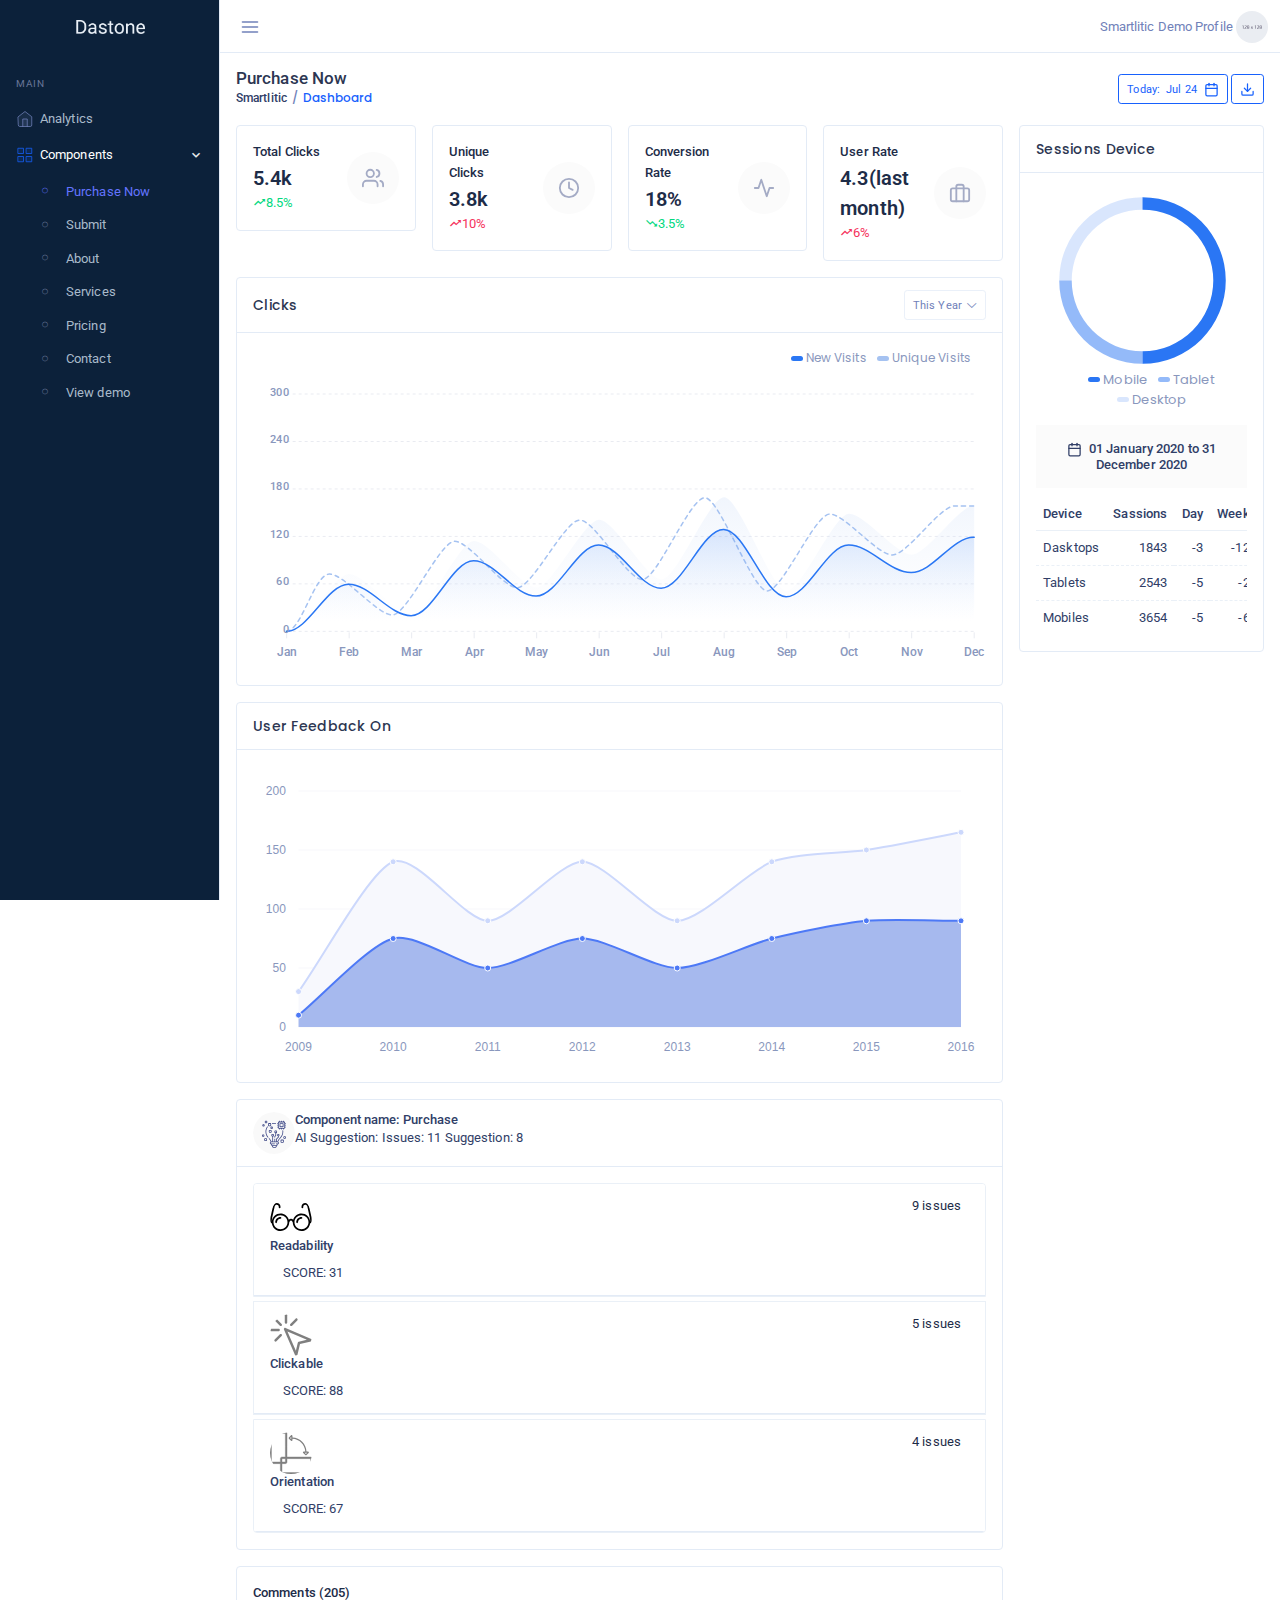
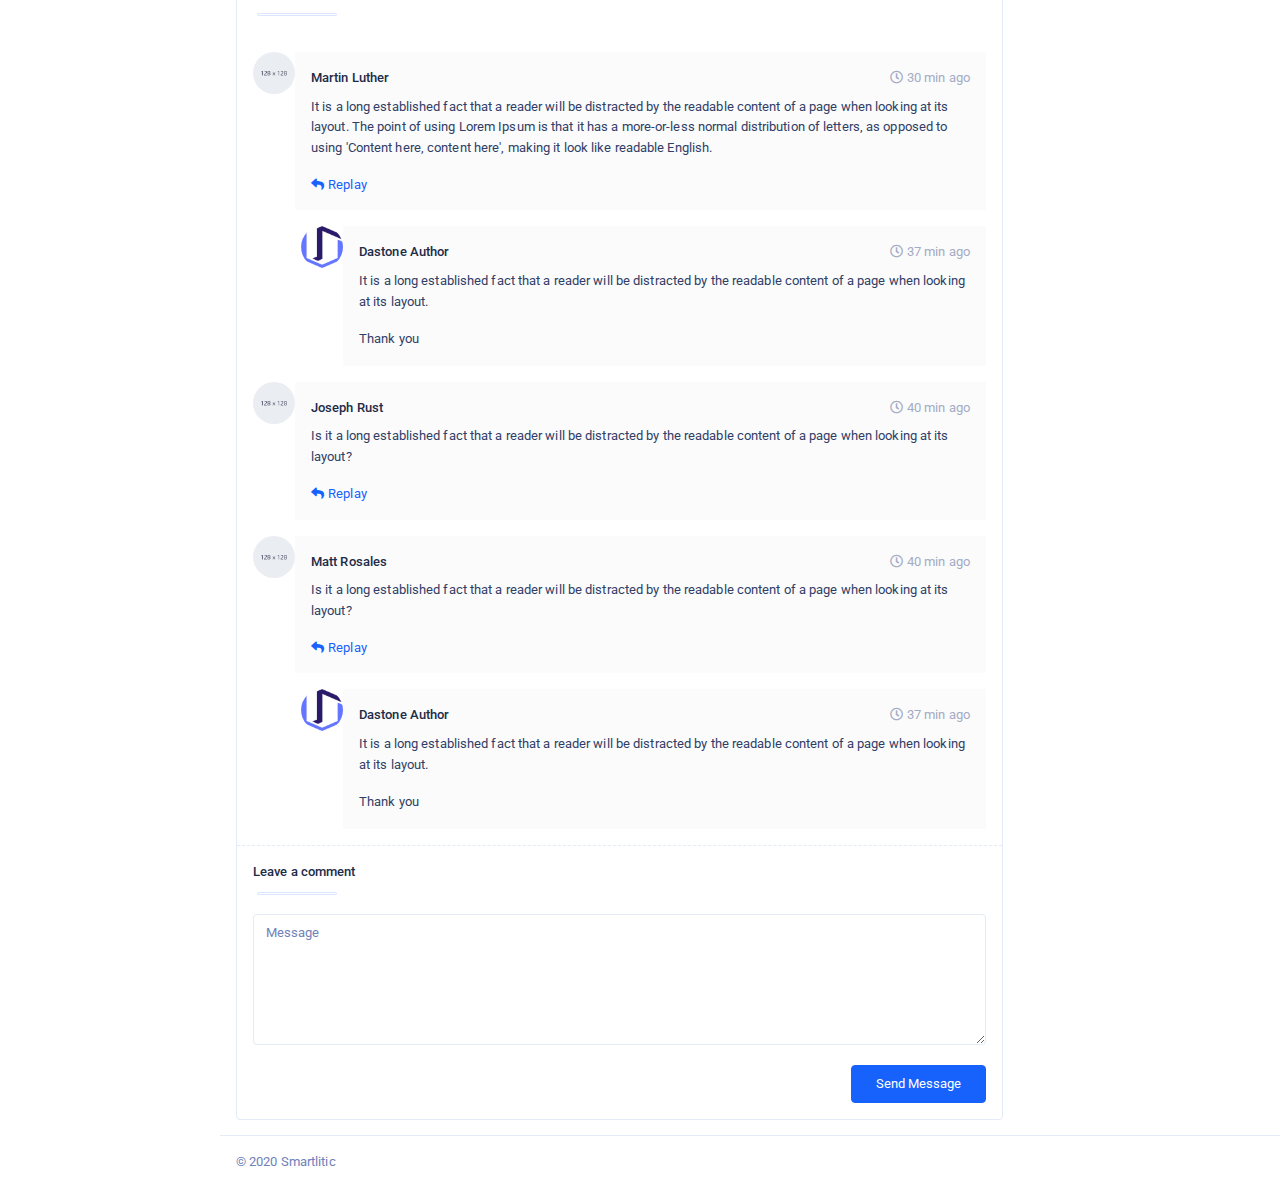
<file: statistics/purchase.html>
<!DOCTYPE html>
<html lang="en">

    <head>
        <meta charset="utf-8" />
        <title>Smartlitic - Admin & Dashboard Template</title>
        <meta name="viewport" content="width=device-width, initial-scale=1, shrink-to-fit=no">
        <meta content="Premium Multipurpose Admin & Dashboard Template" name="description" />
        <meta content="" name="author" />
        <meta http-equiv="X-UA-Compatible" content="IE=edge" />

        <!-- App favicon -->
        <!--<link rel="shortcut icon" href="assets/images/favicon.ico">-->
        <link rel="shortcut icon" href="assets/images/2.png" type="image/png">

        <!-- jvectormap -->
        <!-- <link href="plugins/jvectormap/jquery-jvectormap-2.0.2.css" rel="stylesheet"> -->

         <!--Morris Chart CSS -->
         <link rel="stylesheet" href="plugins/morris/morris.css">

        <!-- App css -->
        <link href="assets/css/bootstrap.min.css" rel="stylesheet" type="text/css" />
        <link href="assets/css/icons.min.css" rel="stylesheet" type="text/css" />
        <link href="assets/css/metisMenu.min.css" rel="stylesheet" type="text/css" />
        <link href="plugins/daterangepicker/daterangepicker.css" rel="stylesheet" type="text/css" />
        <link href="assets/css/app.min.css" rel="stylesheet" type="text/css" />

    </head>

    <body class="dark-sidenav">
        <!-- Left Sidenav -->
        <div class="left-sidenav">
            <!-- LOGO -->
            <div class="brand">
                <a href="../index.html" class="logo">
                    <!-- <span>
                        <img src="assets/images/logo-sm.png" alt="logo-small" class="logo-sm">
                    </span> -->
                    <span>
                        <img src="assets/images/logo.png" alt="logo-large" class="logo-lg logo-light">
                         <img src="assets/images/logo-dark.png" alt="logo-large" class="logo-lg logo-dark">
                    </span>
                </a>
            </div>
            <!--end logo-->
            <div class="menu-content h-100" data-simplebar>
                <ul class="metismenu left-sidenav-menu">
                    <li class="menu-label mt-0">Main</li>
                    <li>
                        <a href="index.html"> <i data-feather="home" class="align-self-center menu-icon"></i><span>Analytics</span></a>
                      
                    </li>
    
                    <li>
                        <a href="javascript: void(0);"><i data-feather="grid" class="align-self-center menu-icon"></i><span>Components</span><span class="menu-arrow"><i class="mdi mdi-chevron-right"></i></span></a>
                        <ul class="nav-second-level" aria-expanded="false">
          
                            <li class="nav-item"><a class="nav-link" href="purchase.html"><i class="ti-control-record"></i>Purchase Now</a></li>
                            <li class="nav-item"><a class="nav-link" href="submit.html"><i class="ti-control-record"></i>Submit</a></li>
                            <li class="nav-item"><a class="nav-link" href="about.html"><i class="ti-control-record"></i>About</a></li>
                            <li class="nav-item"><a class="nav-link" href="service.html"><i class="ti-control-record"></i>Services</a></li>
                            <li class="nav-item"><a class="nav-link" href="price.html"><i class="ti-control-record"></i>Pricing</a></li>
                            <li class="nav-item"><a class="nav-link" href="contact.html"><i class="ti-control-record"></i>Contact</a></li>
                            <li class="nav-item"><a class="nav-link" href="demo.html"><i class="ti-control-record"></i>View demo</a></li>
                 
                        </ul>
                    </li>
              
                </ul>
    
                <!-- <div class="update-msg text-center">
                    <a href="javascript: void(0);" class="float-right close-btn text-muted" data-dismiss="update-msg" aria-label="Close" aria-hidden="true">
                        <i class="mdi mdi-close"></i>
                    </a>
                    <h5 class="mt-3">Mannat Themes</h5>
                    <p class="mb-3">We Design and Develop Clean and High Quality Web Applications</p>
                    <a href="javascript: void(0);" class="btn btn-outline-warning btn-sm">Upgrade your plan</a>
                </div> -->
            </div>
        </div>
        <!-- end left-sidenav-->
        


        <div class="page-wrapper">
            <!-- Top Bar Start -->
            <div class="topbar">            
                <!-- Navbar -->
                <nav class="navbar-custom">    
                    <ul class="list-unstyled topbar-nav float-right mb-0">  
                        
                        <li class="dropdown">
                            <a class="nav-link dropdown-toggle waves-effect waves-light nav-user" data-toggle="dropdown" href="#" role="button"
                                aria-haspopup="false" aria-expanded="false">
                                <span class="ml-1 nav-user-name hidden-sm">Smartlitic Demo Profile</span>
                                <img src="assets/images/users/user-5.jpg" alt="profile-user" class="rounded-circle thumb-xs" />                                 
                            </a>
                            <div class="dropdown-menu dropdown-menu-right">
                                <a class="dropdown-item" href="#"><i data-feather="user" class="align-self-center icon-xs icon-dual mr-1"></i> Profile</a>
                                <a class="dropdown-item" href="#"><i data-feather="settings" class="align-self-center icon-xs icon-dual mr-1"></i> Settings</a>
                                <div class="dropdown-divider mb-0"></div>
                                <a class="dropdown-item" href="#"><i data-feather="power" class="align-self-center icon-xs icon-dual mr-1"></i> Logout</a>
                            </div>
                        </li>
                    </ul><!--end topbar-nav-->
        
                    <ul class="list-unstyled topbar-nav mb-0">                        
                        <li>
                            <button class="nav-link button-menu-mobile">
                                <i data-feather="menu" class="align-self-center topbar-icon"></i>
                            </button>
                        </li>                           
                    </ul>
                </nav>
                <!-- end navbar-->
            </div>
            <!-- Top Bar End -->

            <!-- Page Content-->
            <div class="page-content">
                <div class="container-fluid">
                    <!-- Page-Title -->
                    <div class="row">
                        <div class="col-sm-12">
                            <div class="page-title-box">
                                <div class="row">
                                    <div class="col">
                                        <h4 class="page-title">Purchase Now</h4>
                                        <ol class="breadcrumb">
                                            <li class="breadcrumb-item"><a href="javascript:void(0);">Smartlitic</a></li>
                                            <li class="breadcrumb-item active">Dashboard</li>
                                        </ol>
                                    </div><!--end col-->
                                    <div class="col-auto align-self-center">
                                        <a href="#" class="btn btn-sm btn-outline-primary" id="Dash_Date">
                                            <span class="ay-name" id="Day_Name">Today:</span>&nbsp;
                                            <span class="" id="Select_date">Jan 11</span>
                                            <i data-feather="calendar" class="align-self-center icon-xs ml-1"></i>
                                        </a>
                                        <a href="#" class="btn btn-sm btn-outline-primary">
                                            <i data-feather="download" class="align-self-center icon-xs"></i>
                                        </a>
                                    </div><!--end col-->  
                                </div><!--end row-->                                                              
                            </div><!--end page-title-box-->
                        </div><!--end col-->
                    </div><!--end row-->
                    <!-- end page title end breadcrumb -->


                    <div class="row">
                        <div class="col-lg-9">
                            <div class="row justify-content-center">
                                <div class="col-md-6 col-lg-3">
                                    <div class="card report-card">
                                        <div class="card-body">
                                            <div class="row d-flex justify-content-center">
                                                <div class="col">
                                                    <p class="text-dark mb-0 font-weight-semibold">Total Clicks</p>
                                                    <h3 class="m-0">5.4k</h3>
                                                    <p class="mb-0 text-truncate text-muted"><span class="text-success"><i class="mdi mdi-trending-up"></i>8.5%</span></p>
                                                </div>
                                                <div class="col-auto align-self-center">
                                                    <div class="report-main-icon bg-light-alt">
                                                        <i data-feather="users" class="align-self-center text-muted icon-sm"></i>  
                                                    </div>
                                                </div> 
                                            </div>
                                        </div><!--end card-body--> 
                                    </div><!--end card--> 
                                </div> <!--end col--> 
                                <div class="col-md-6 col-lg-3">
                                    <div class="card report-card">
                                        <div class="card-body">
                                            <div class="row d-flex justify-content-center">                                                
                                                <div class="col">
                                                    <p class="text-dark mb-0 font-weight-semibold">Unique Clicks</p>
                                                    <h3 class="m-0">3.8k</h3>
                                                    <p class="mb-0 text-truncate text-muted"><span class="text-danger"><i class="mdi mdi-trending-up"></i>10%</span></p>
                                                </div>
                                                <div class="col-auto align-self-center">
                                                    <div class="report-main-icon bg-light-alt">
                                                        <i data-feather="clock" class="align-self-center text-muted icon-sm"></i>  
                                                    </div>
                                                </div> 
                                            </div>
                                        </div><!--end card-body--> 
                                    </div><!--end card--> 
                                </div> <!--end col--> 
                                <div class="col-md-6 col-lg-3">
                                    <div class="card report-card">
                                        <div class="card-body">
                                            <div class="row d-flex justify-content-center">                                                
                                                <div class="col">
                                                    <p class="text-dark mb-0 font-weight-semibold">Conversion Rate</p>
                                                    <h3 class="m-0">18%</h3>
                                                    <p class="mb-0 text-truncate text-muted"><span class="text-success"><i class="mdi mdi-trending-down"></i>3.5%</span></p>
                                                </div>
                                                <div class="col-auto align-self-center">
                                                    <div class="report-main-icon bg-light-alt">
                                                        <i data-feather="activity" class="align-self-center text-muted icon-sm"></i>  
                                                    </div>
                                                </div> 
                                            </div>
                                        </div><!--end card-body--> 
                                    </div><!--end card--> 
                                </div> <!--end col--> 
                                <div class="col-md-6 col-lg-3">
                                    <div class="card report-card">
                                        <div class="card-body">
                                            <div class="row d-flex justify-content-center">
                                                <div class="col">  
                                                    <p class="text-dark mb-0 font-weight-semibold">User Rate</p>                                         
                                                    <h3 class="m-0">4.3<span>(last month)</span></h3>
                                                    <p class="mb-0 text-truncate text-muted"><span class="text-danger"><i class="mdi mdi-trending-up"></i>6%</span></p>
                                                </div>
                                                <div class="col-auto align-self-center">
                                                    <div class="report-main-icon bg-light-alt">
                                                        <i data-feather="briefcase" class="align-self-center text-muted icon-sm"></i>  
                                                    </div>
                                                </div> 
                                            </div>
                                        </div><!--end card-body--> 
                                    </div><!--end card--> 
                                </div> <!--end col-->                               
                            </div><!--end row-->



                            <div class="card">
                                <div class="card-header">
                                    <div class="row align-items-center">
                                        <div class="col">                      
                                            <h4 class="card-title">Clicks</h4>                      
                                        </div><!--end col-->
                                        <div class="col-auto"> 
                                            <div class="dropdown">
                                                <a href="#" class="btn btn-sm btn-outline-light dropdown-toggle" data-toggle="dropdown" aria-haspopup="true" aria-expanded="false">
                                                   This Year<i class="las la-angle-down ml-1"></i>
                                                </a>
                                                <div class="dropdown-menu dropdown-menu-right">
                                                    <a class="dropdown-item" href="#">Today</a>
                                                    <a class="dropdown-item" href="#">Last Week</a>
                                                    <a class="dropdown-item" href="#">Last Month</a>
                                                    <a class="dropdown-item" href="#">This Year</a>
                                                </div>
                                            </div>               
                                        </div><!--end col-->
                                    </div>  <!--end row-->                                  
                                </div><!--end card-header-->
                                <div class="card-body">
                                    <div class="">
                                        <div id="ana_dash_1" class="apex-charts"></div>
                                    </div> 
                                </div><!--end card-body--> 
                            </div><!--end card--> 



                            <div class="card" >
                                <div class="card-header">
                                    <h4 class="card-title">User Feedback on</h4>
                                    <!-- <p class="text-muted mb-0">Create an area chart using
                                        Morris.Area(options). Area charts take all the same options as line
                                        charts.
                                    </p>      -->
                                </div><!--end card-header-->
                                <div class="card-body">
                                    <!-- <div id="morris-area-example" class="drop-shadow" style="height: 300px"></div> -->
                                    <div class="">
                                        <div id="morris-area-example" class="drop-shadow" style="height: 300px"></div>
                                    <div id="morris-line-example" class="drop-shadow" style="display:none;height: 5px"></div>  
                                    </div> 
                                </div><!--end card-body-->
                            </div><!--end card-->


                            
                            

                         
                            <div class="row">
                               
            
                                <div class="col-lg-12 col-xl-12">
                                    
                                    
                                    <div class="card component-box">
                                        <div class="card-header card-header-main">
                                            <a href="" class="media">
                                                <div class="media-left">
                                                    <img src="assets/images/overal/component.svg" alt="user" class="rounded-circle thumb-md">
                                                </div><!-- media-left -->
                                                <div class="media-body card-note-title">
                                                    <div>
                                                        <h6 class="m-0">Component name: <span>Purchase</span></h6>
                                                        <p class="mb-0"><span class="cmp-head-1">AI Suggestion:</span> <span class="cmp-head-2">Issues: 11</span> <span class="cmp-head-3">Suggestion: 8</span></p>
                                                    </div>
                                                </div><!-- end media-body -->
                                            </a><!--end media-->   


                                        </div><!--end card-header-->
                                        <div class="card-body">
                                            <div class="accordion" id="accordionExample">

                                                

                                                <!--start collapseOne-->
                                                <div class="card mb-1 border shadow-none">
                                                    <div class="card-header  rounded-0" id="headingOne">
                                                        <div class="collapsed text-dark" data-toggle="collapse" data-target="#collapseOne" aria-expanded="false" aria-controls="collapseOne">
                                            
                                                            <div class="row">
                                                                <div class="col text-left component-head-left">
                                                                    <div class="col-3i">
                                                                        <img src="assets/images/overal/readability.svg" alt="user" class="rounded-circle thumb-md">
                                                                        <div class="cmp-titr"> 
                                                                            <h6 class="m-0">Readability</h6>                                                                                         
                                                                        </div><!--end media body-->
                                                                    </div>
                                                                    <div class="cmp-title">
                                                                        <button class="mb-n2 btn btn-round btn2">SCORE: 31</button>
                                                                    </div> 
                                                                </div>
                                                                <div class="col text-right component-head-tab">
                                                                    <div class="col-auto align-self-center">9 issues</div>
                                                                </div>
                                                            </div>

                                                        </div>
                                                    </div>
                                                    <div id="collapseOne" class="collapse" aria-labelledby="headingOne" data-parent="#accordionExample">
                                                        <div class="card-body">
                                                            
                                                            

                                                            <div class="accordion" id="subAccordion-1">
                                                                
                                                                <div class="card mb-0 border shadow-none" id="divHeadingOne-1">
                                                                    <div class="card-header  rounded-0" id="headingOne-1">
                                                                        <div class="collapsed text-dark subAccordion-collapsed" data-toggle="collapse" data-target="#collapseOne-1" aria-expanded="false" aria-controls="collapseOne-1">
                                                                            <div class="subAccordion-title" ><span onclick="document.getElementById('divHeadingOne-1').style.display = 'none';"></span>Font sizes in this section should be big enough to be readable</div>
                                                                        </div>
                                                                    </div>
                                                                    <div id="collapseOne-1" class="collapse" aria-labelledby="headingOne-1" data-parent="#subAccordion-1">
                                                                        <!--START card-body-->
                                                                        <div class="card-body">
                        
                                                                            <div class="row">
                                                                                <div class="col-lg-4 col-xl-4">
                                                                                    <div class="subAccordion-content1">Total Component: 1</div>
                                                                                </div>
                                                                                <div class="col-lg-4 col-xl-4">
                                                                                    <div class="subAccordion-content1">Successes: 0</div>
                                                                                </div>
                                                                                <div class="col-lg-4 col-xl-4">
                                                                                    <div class="subAccordion-content1">Failures: 1</div>
                                                                                </div>
                                                                            </div>

                                                                            <div class="row">
                                                                                <div class="col-lg-12 col-xl-12">
                                                                                    <div class="subAccordion-content2"><span>Requirement:</span> Elements that have texts should meet a minimum contrast ratio of 4:5:1 between
                                                                                        their foreground (usually text color) and background color.</div>
                                                                                </div>
                                                                            </div>

                                                                            <div class="row">
                                                                                <div class="col-lg-6 col-xl-6">
                                                                                    <div class="subAccordion-content3 font-red">Current Design</div>
                                                                            
                                                                                    <div class="row col">
                                                                                        <div class="subAccordion-contenti">
                                                                                            <div class="subAccordion-content4">Foreground color: #3FCF8E</div>
                                                                                            <div class="subAccordion-content4">Background color: #FFFFFF</div>
                                                                                        </div>
                                                                                        <div class="subAccordion-contenti">
                                                                                            <div class="subAccordion-content5 font-green"></div>
                                                                                            <div class="subAccordion-content5"></div>
                                                                                        </div>
                                                                                        <div class="subAccordion-contenti subAccordion-content6i">
                                                                                            <div class="subAccordion-content6">Contrast Ratio</div>
                                                                                            <div class="subAccordion-content6">1.99:1</div>
                                                                                        </div>
                                                                                    </div>
                                                                                    
                                                                            
                                                                                </div>
                                                                                <div class="col-lg-6 col-xl-6">
                                                                                    <div class="subAccordion-content3">AI Suggestion</div>

                                                                                    <div class="row col">
                                                                                        <div class="subAccordion-contenti">
                                                                                            <div class="subAccordion-content4">Foreground color: #228755</div>
                                                                                            <div class="subAccordion-content4">Background color: #FFFFFF</div>
                                                                                        </div>
                                                                                        <div class="subAccordion-contenti">
                                                                                            <div class="subAccordion-content5 font-greeni"></div>
                                                                                            <div class="subAccordion-content5"></div>
                                                                                        </div>
                                                                                        <div class="subAccordion-contenti subAccordion-content6j">
                                                                                            <div class="subAccordion-content6">Contrast Ratio</div>
                                                                                            <div class="subAccordion-content6">1.99:1</div>
                                                                                        </div>
                                                                                    </div>

                                                                                </div>
                                                                            </div>

                                                                        </div><!--End card-body-->
                                                                    </div>
                                                                </div>
                                                                
                                                                <div class="card mb-1 border shadow-none" id="divHeadingTwo-1">
                                                                    <div class="card-header  rounded-0" id="headingTwo-1">
                                                                        <div class="collapsed text-dark subAccordion-collapsed" data-toggle="collapse" data-target="#collapseTwo-1" aria-expanded="false" aria-controls="collapseTwo-1">
                                                                            <div class="subAccordion-title" ><span onclick="document.getElementById('divHeadingTwo-1').style.display = 'none';"></span>Letter spacing should be winde enough to be readable</div>
                                                                        </div>
                                                                    </div>
                                                                    <div id="collapseTwo-1" class="collapse" aria-labelledby="headingTwo-1" data-parent="#subAccordion-1">
                                                                        <!--START card-body-->
                                                                        <div class="card-body">
                        
                                                                            <div class="row">
                                                                                <div class="col-lg-4 col-xl-4">
                                                                                    <div class="subAccordion-content1">Total Component: 1</div>
                                                                                </div>
                                                                                <div class="col-lg-4 col-xl-4">
                                                                                    <div class="subAccordion-content1">Successes: 0</div>
                                                                                </div>
                                                                                <div class="col-lg-4 col-xl-4">
                                                                                    <div class="subAccordion-content1">Failures: 1</div>
                                                                                </div>
                                                                            </div>

                                                                            <div class="row">
                                                                                <div class="col-lg-12 col-xl-12">
                                                                                    <div class="subAccordion-content2"><span>Requirement:</span> Elements that have texts should meet a minimum contrast ratio of 4:5:1 between
                                                                                        their foreground (usually text color) and background color.</div>
                                                                                </div>
                                                                            </div>

                                                                            <div class="row">
                                                                                <div class="col-lg-6 col-xl-6">
                                                                                    <div class="subAccordion-content3 font-red">Current Design</div>
                                                                            
                                                                                    <div class="row col">
                                                                                        <div class="subAccordion-contenti">
                                                                                            <div class="subAccordion-content4">Foreground color: #3FCF8E</div>
                                                                                            <div class="subAccordion-content4">Background color: #FFFFFF</div>
                                                                                        </div>
                                                                                        <div class="subAccordion-contenti">
                                                                                            <div class="subAccordion-content5 font-green"></div>
                                                                                            <div class="subAccordion-content5"></div>
                                                                                        </div>
                                                                                        <div class="subAccordion-contenti subAccordion-content6i">
                                                                                            <div class="subAccordion-content6">Contrast Ratio</div>
                                                                                            <div class="subAccordion-content6">1.99:1</div>
                                                                                        </div>
                                                                                    </div>
                                                                                    
                                                                            
                                                                                </div>
                                                                                <div class="col-lg-6 col-xl-6">
                                                                                    <div class="subAccordion-content3">AI Suggestion</div>

                                                                                    <div class="row col">
                                                                                        <div class="subAccordion-contenti">
                                                                                            <div class="subAccordion-content4">Foreground color: #228755</div>
                                                                                            <div class="subAccordion-content4">Background color: #FFFFFF</div>
                                                                                        </div>
                                                                                        <div class="subAccordion-contenti">
                                                                                            <div class="subAccordion-content5 font-greeni"></div>
                                                                                            <div class="subAccordion-content5"></div>
                                                                                        </div>
                                                                                        <div class="subAccordion-contenti subAccordion-content6j">
                                                                                            <div class="subAccordion-content6">Contrast Ratio</div>
                                                                                            <div class="subAccordion-content6">1.99:1</div>
                                                                                        </div>
                                                                                    </div>

                                                                                </div>
                                                                            </div>

                                                                        </div><!--End card-body-->
                                                                    </div>
                                                                </div>
                                                                <div class="card mb-0 border shadow-none" id="divHeadingThree-1">
                                                                    <div class="card-header  rounded-0" id="headingThree-1">
                                                                        <div class="collapsed text-dark subAccordion-collapsed" data-toggle="collapse" data-target="#collapseThree-1" aria-expanded="false" aria-controls="collapseThree-1">
                                                                            <div class="subAccordion-title" ><span onclick="document.getElementById('divHeadingThree-1').style.display = 'none';"></span>Foreground and background colors should have sufficient contrast</div>
                                                                        </div>
                                                                    </div>
                                                                    <div id="collapseThree-1" class="collapse" aria-labelledby="headingThree-1" data-parent="#subAccordion-1">
                                                                        <div class="card-body">
                                                                            <p class="mb-0 text-muted">
                                                                                Anim pariatur cliche reprehenderit, enim eiusmod high life accusamus terry richardson ad squid.
                                                                            </p> 
                                                                        </div>
                                                                    </div>
                                                                </div>
                                                            </div>
                                                            
                                                        </div>
                                                    </div>
                                                </div><!--end collapseOne-->

                                                <!--start collapseTwo-->
                                                <div class="card mb-1 border shadow-none">
                                                    <div class="card-header  rounded-0" id="headingTwo">
                                                        <div class="collapsed text-dark" data-toggle="collapse" data-target="#collapseTwo" aria-expanded="false" aria-controls="collapseTwo">
                                                            
                                                            <div class="row">
                                                                <div class="col text-left component-head-left">
                                                                    <div class="col-3i">
                                                                        <img src="assets/images/overal/clickable.svg" alt="user" class="rounded-circle thumb-md">
                                                                        <div class="cmp-titr"> 
                                                                            <h6 class="m-0">Clickable</h6>                                                                                         
                                                                        </div><!--end media body-->
                                                                    </div>
                                                                    <div class="cmp-title">
                                                                        <button class="mb-n2 btn btn-round btn1">SCORE: 88</button>
                                                                    </div> 
                                                                </div>
                                                                <div class="col text-right component-head-tab">
                                                                    <div class="col-auto align-self-center">5 issues</div>
                                                                </div>
                                                            </div>

                                                        </div>
                                                    </div>
                                                    <div id="collapseTwo" class="collapse" aria-labelledby="headingTwo" data-parent="#accordionExample">
                                                        <div class="card-body">
                                                            <p class="mb-0 text-muted">
                                                                Anim pariatur cliche reprehenderit, enim eiusmod high life accusamus terry richardson ad squid.
                                                            </p> 
                                                        </div>
                                                    </div>
                                                </div><!--end collapseTwo-->

                                                <!--start collapseThree-->
                                                <div class="card mb-0 border shadow-none">
                                                    <div class="card-header  rounded-0" id="headingThree">
                                                        <div class="collapsed text-dark" data-toggle="collapse" data-target="#collapseThree" aria-expanded="false" aria-controls="collapseThree">
                                                            
                                                            <div class="row">
                                                                <div class="col text-left component-head-left">
                                                                    <div class="col-3i">
                                                                        <img src="assets/images/overal/orientation.svg" alt="user" class="rounded-circle thumb-md">
                                                                        <div class="cmp-titr"> 
                                                                            <h6 class="m-0">Orientation</h6>                                                                                         
                                                                        </div><!--end media body-->
                                                                    </div>
                                                                    <div class="cmp-title">
                                                                        <button class="mb-n2 btn btn-round btn3">SCORE: 67</button>
                                                                    </div> 
                                                                </div>
                                                                <div class="col text-right component-head-tab">
                                                                    <div class="col-auto align-self-center">4 issues</div>
                                                                </div>
                                                            </div>

                                                        </div>
                                                    </div>
                                                    <div id="collapseThree" class="collapse" aria-labelledby="headingThree" data-parent="#accordionExample">
                                                        <div class="card-body">
                                                            <p class="mb-0 text-muted">
                                                                Anim pariatur cliche reprehenderit, enim eiusmod high life accusamus terry richardson ad squid.
                                                            </p> 
                                                        </div>
                                                    </div>
                                                </div><!--end collapseThree-->
                                            </div>    
                                        </div><!--end card-body-->
                                    </div><!--end card-->
                                </div><!--end col-->
                            </div><!--end row-->



                            <div class="card" >
                                <div class="card-body">
                                    <div class="row">
                                        <div class="col">
                                            <p class="text-dark font-weight-semibold title-border">Comments (205)</p>
                                        </div><!--end col-->
                                    </div><!--end row-->    
                                </div><!--end card-body-->  
                                <div class="card-body border-bottom-dashed"> 
                                    <ul class="list-unstyled mb-0">
                                        <li>
                                            <div class="row">
                                                <div class="col-auto">
                                                    <img src="assets/images/users/user-2.jpg" alt="" class="thumb-md rounded-circle">
                                                </div><!--end col-->
                                                <div class="col">
                                                    <div class="comment-body ml-n3 bg-light-alt p-3">
                                                        <div class="row">
                                                            <div class="col">
                                                                <p class="text-dark font-weight-semibold mb-2">Martin Luther</p>
                                                            </div><!--end col-->
                                                            <div class="col-auto">
                                                                <span class="text-muted"><i class="far fa-clock mr-1"></i>30 min ago</span>
                                                            </div><!--end col-->
                                                        </div><!--end row-->                                                                
                                                        <p>It is a long established fact that a reader will be distracted by the 
                                                            readable content of a page when looking at its layout. The point of 
                                                            using Lorem Ipsum is that it has a more-or-less normal distribution of letters, 
                                                            as opposed to using 'Content here, content here', making it look like readable English.
                                                        </p>
                                                        <a href="#" class="text-primary"><i class="fas fa-reply mr-1"></i>Replay</a>
                                                    </div>
                                                </div><!--end col-->
                                            </div><!--end row-->
                                            <ul class="list-unstyled ml-5">
                                                <li>
                                                    <div class="row mt-3">
                                                        <div class="col-auto">
                                                            <img src="assets/images/logo-sm.png" alt="" class="thumb-md rounded-circle">
                                                        </div><!--end col-->
                                                        <div class="col">
                                                            <div class="comment-body ml-n3 bg-light-alt p-3">
                                                                <div class="row">
                                                                    <div class="col">
                                                                        <p class="text-dark font-weight-semibold mb-2">Dastone Author</p>
                                                                    </div><!--end col-->
                                                                    <div class="col-auto">
                                                                        <span class="text-muted"><i class="far fa-clock mr-1"></i>37 min ago</span>
                                                                    </div><!--end col-->
                                                                </div><!--end row-->                                                                
                                                                <p>It is a long established fact that a reader will be distracted by the 
                                                                    readable content of a page when looking at its layout. 
                                                                </p>
                                                                <p class="mb-0">Thank you</p>
                                                            </div>
                                                        </div><!--end col-->
                                                    </div><!--end row-->
                                                </li>
                                            </ul>
                                        </li>
                                        <li class="mt-3">
                                            <div class="row">
                                                <div class="col-auto">
                                                    <img src="assets/images/users/user-1.jpg" alt="" class="thumb-md rounded-circle">
                                                </div><!--end col-->
                                                <div class="col">
                                                    <div class="comment-body ml-n3 bg-light-alt p-3">
                                                        <div class="row">
                                                            <div class="col">
                                                                <p class="text-dark font-weight-semibold mb-2">Joseph Rust</p>
                                                            </div><!--end col-->
                                                            <div class="col-auto">
                                                                <span class="text-muted"><i class="far fa-clock mr-1"></i>40 min ago</span>
                                                            </div><!--end col-->
                                                        </div><!--end row-->                                                                
                                                        <p>Is it a long established fact that a reader will be distracted by the 
                                                            readable content of a page when looking at its layout?
                                                        </p>
                                                        <a href="#" class="text-primary"><i class="fas fa-reply mr-1"></i>Replay</a>
                                                    </div>
                                                </div><!--end col-->
                                            </div><!--end row--> 
                                        </li>
                                        <li class="mt-3">
                                            <div class="row">
                                                <div class="col-auto">
                                                    <img src="assets/images/users/user-5.jpg" alt="" class="thumb-md rounded-circle">
                                                </div><!--end col-->
                                                <div class="col">
                                                    <div class="comment-body ml-n3 bg-light-alt p-3">
                                                        <div class="row">
                                                            <div class="col">
                                                                <p class="text-dark font-weight-semibold mb-2">Matt Rosales</p>
                                                            </div><!--end col-->
                                                            <div class="col-auto">
                                                                <span class="text-muted"><i class="far fa-clock mr-1"></i>40 min ago</span>
                                                            </div><!--end col-->
                                                        </div><!--end row-->                                                                
                                                        <p>Is it a long established fact that a reader will be distracted by the 
                                                            readable content of a page when looking at its layout?
                                                        </p>
                                                        <a href="#" class="text-primary"><i class="fas fa-reply mr-1"></i>Replay</a>
                                                    </div>
                                                </div><!--end col-->
                                            </div><!--end row-->
                                            <ul class="list-unstyled ml-5">
                                                <li>
                                                    <div class="row mt-3">
                                                        <div class="col-auto">
                                                            <img src="assets/images/logo-sm.png" alt="" class="thumb-md rounded-circle">
                                                        </div><!--end col-->
                                                        <div class="col">
                                                            <div class="comment-body ml-n3 bg-light-alt p-3">
                                                                <div class="row">
                                                                    <div class="col">
                                                                        <p class="text-dark font-weight-semibold mb-2">Dastone Author</p>
                                                                    </div><!--end col-->
                                                                    <div class="col-auto">
                                                                        <span class="text-muted"><i class="far fa-clock mr-1"></i>37 min ago</span>
                                                                    </div><!--end col-->
                                                                </div><!--end row-->                                                                
                                                                <p>It is a long established fact that a reader will be distracted by the 
                                                                    readable content of a page when looking at its layout. 
                                                                </p>
                                                                <p class="mb-0">Thank you</p>
                                                            </div>
                                                        </div><!--end col-->
                                                    </div><!--end row-->
                                                </li>
                                            </ul> 
                                        </li>
                                    </ul> 
                                </div><!--end card-body--> 
                                <div class="card-body">
                                    <div class="row">
                                        <div class="col">
                                            <p class="text-dark font-weight-semibold title-border">Leave a comment</p>
                                        </div><!--end col-->
                                    </div><!--end row-->
                                </div><!--end card-body--> 
                                <div class="card-body pt-0">
                                    <form>
                                        <div class="form-group">
                                            <textarea class="form-control" rows="5" id="leave_comment" placeholder="Message"></textarea>
                                        </div>
                                        <div class="row">
                                            <div class="col-sm-12 text-right">
                                                <button type="submit" class="btn btn-primary px-4">Send Message</button>
                                            </div>
                                        </div>
                                    </form>
                                </div><!--end card-body-->             
                            </div> <!--end card-->





                        </div><!--end col-->
                        <div class="col-lg-3">
                            <div class="card">
                                <div class="card-header">
                                    <div class="row align-items-center">
                                        <div class="col">                      
                                            <h4 class="card-title">Sessions Device</h4>                      
                                        </div><!--end col-->
                                        <div class="col-auto"> 
                                            <div class="dropdown">
                                            
                                                <div class="dropdown-menu dropdown-menu-right">
                                                    <a class="dropdown-item" href="#">Purchases</a>
                                                    <a class="dropdown-item" href="#">Emails</a>
                                                </div>
                                            </div>         
                                        </div><!--end col-->
                                    </div>  <!--end row-->                                  
                                </div><!--end card-header-->
                                <div class="card-body">
                                    <div class="text-center">
                                        <div id="ana_device" class="apex-charts"></div>
                                        <h6 class="bg-light-alt py-3 px-2 mb-0">
                                            <i data-feather="calendar" class="align-self-center icon-xs mr-1"></i>
                                            01 January 2020 to 31 December 2020
                                        </h6>
                                    </div>  
                                    <div class="table-responsive mt-2">
                                        <table class="table border-dashed mb-0">
                                            <thead>
                                            <tr>
                                                <th>Device</th>
                                                <th class="text-right">Sassions</th>
                                                <th class="text-right">Day</th>
                                                <th class="text-right">Week</th>
                                            </tr>
                                            </thead>
                                            <tbody>
                                            <tr>
                                                <td>Dasktops</td>
                                                <td class="text-right">1843</td>
                                                <td class="text-right">-3</td>
                                                <td class="text-right">-12</td>
                                            </tr>
                                            <tr>
                                                <td>Tablets</td>
                                                <td class="text-right">2543</td>
                                                <td class="text-right">-5</td>
                                                <td class="text-right">-2</td>                                                 
                                            </tr>
                                            <tr>
                                                <td>Mobiles</td>
                                                <td class="text-right">3654</td>
                                                <td class="text-right">-5</td>
                                                <td class="text-right">-6</td>
                                            </tr>
                                            
                                            </tbody>
                                        </table><!--end /table-->
                                    </div><!--end /div-->                                 
                                </div><!--end card-body--> 
                            </div><!--end card--> 
                        </div> <!--end col--> 
                    </div><!--end row-->

                   
                    

                </div><!-- container -->

                <footer class="footer text-center text-sm-left">
                    &copy; 2020 Smartlitic 
                </footer><!--end footer-->
            </div>
            <!-- end page content -->
        </div>
        <!-- end page-wrapper -->

        


        <!-- jQuery  -->
        <script src="assets/js/jquery.min.js"></script>
        <script src="assets/js/bootstrap.bundle.min.js"></script>
        <script src="assets/js/metismenu.min.js"></script>
        <script src="assets/js/waves.js"></script>
        <script src="assets/js/feather.min.js"></script>
        <script src="assets/js/simplebar.min.js"></script>
        <script src="assets/js/moment.js"></script>
        <script src="plugins/daterangepicker/daterangepicker.js"></script>


        <script src="plugins/apex-charts/apexcharts.min.js"></script>
        <!-- <script src="plugins/jvectormap/jquery-jvectormap-2.0.2.min.js"></script>
        <script src="plugins/jvectormap/jquery-jvectormap-us-aea-en.js"></script> -->
        <script src="assets/pages/jquery.analytics_dashboard.init.js"></script>
        

        <!--Morris Chart-->
        <script src="plugins/morris/morris.min.js"></script>
        <script src="plugins/raphael/raphael.min.js"></script>
        <script src="assets/pages/jquery.morris.init.js"></script>
        <!-- App js -->
        <script src="assets/js/app.js"></script>
        
    </body>

</html>
</file>
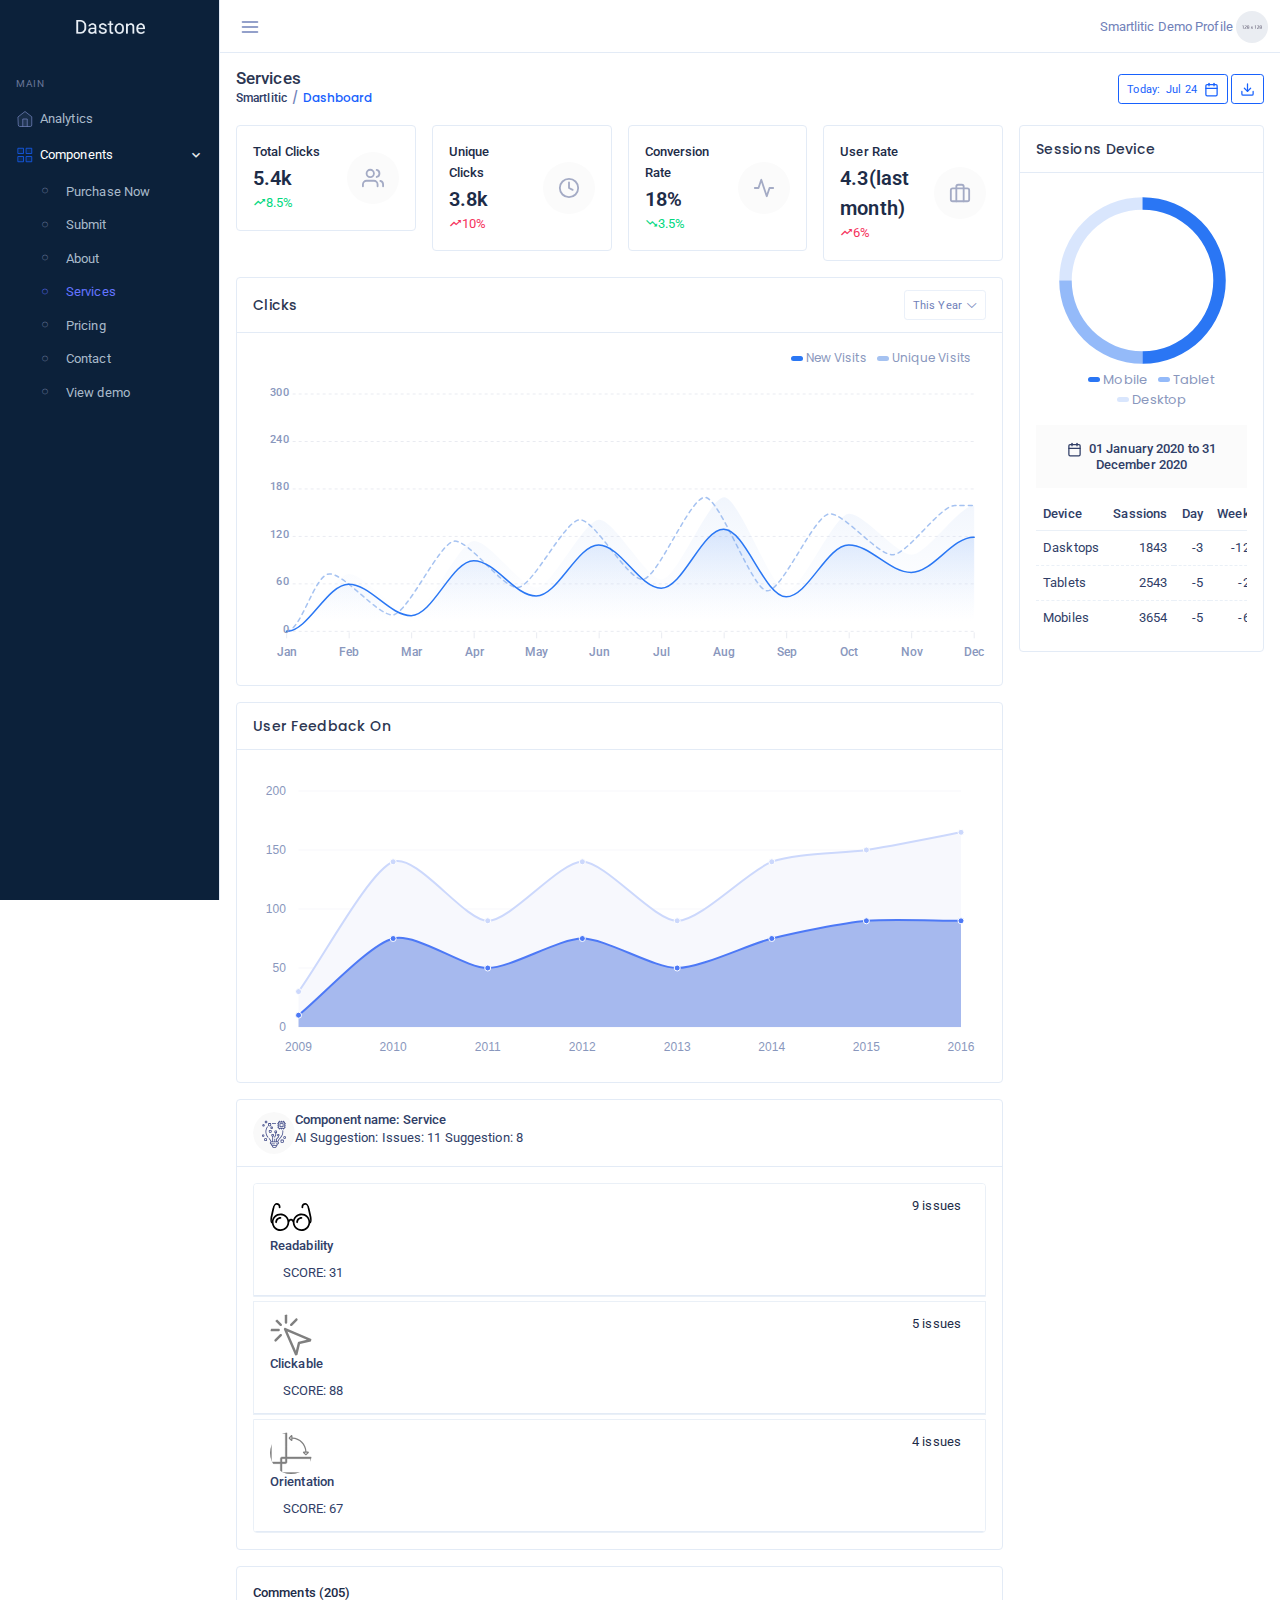
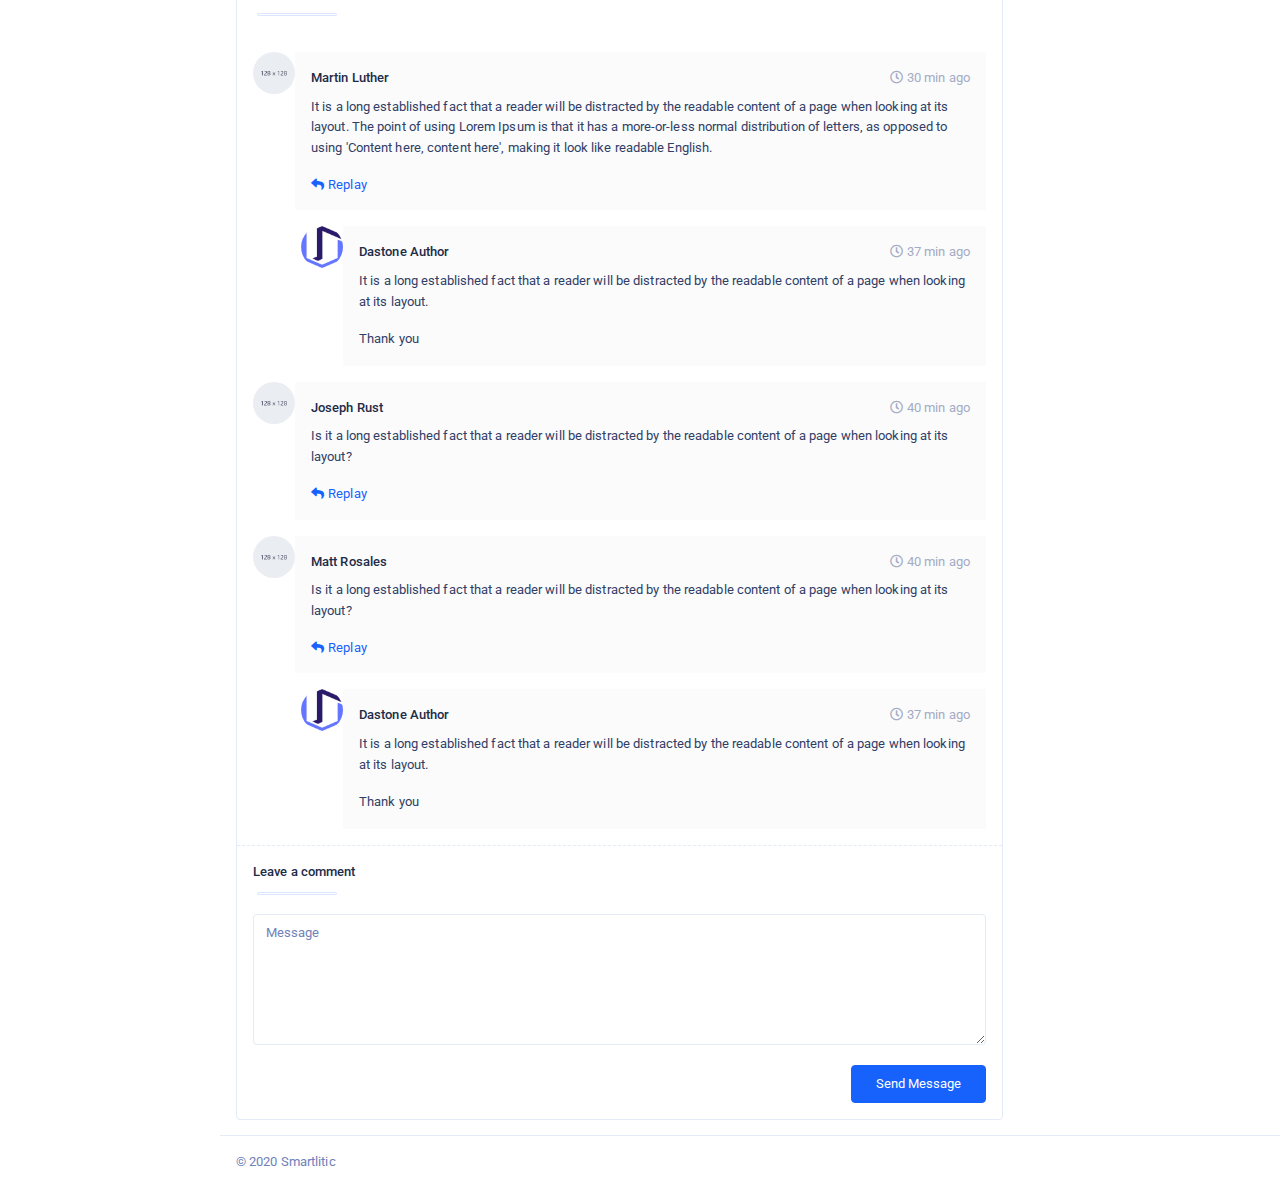
<file: statistics/service.html>
<!DOCTYPE html>
<html lang="en">

    <head>
        <meta charset="utf-8" />
        <title>Smartlitic - Admin & Dashboard Template</title>
        <meta name="viewport" content="width=device-width, initial-scale=1, shrink-to-fit=no">
        <meta content="Premium Multipurpose Admin & Dashboard Template" name="description" />
        <meta content="" name="author" />
        <meta http-equiv="X-UA-Compatible" content="IE=edge" />

        <!-- App favicon -->
        <!--<link rel="shortcut icon" href="assets/images/favicon.ico">-->
        <link rel="shortcut icon" href="assets/images/2.png" type="image/png">

        <!-- jvectormap -->
        <!-- <link href="plugins/jvectormap/jquery-jvectormap-2.0.2.css" rel="stylesheet"> -->

         <!--Morris Chart CSS -->
         <link rel="stylesheet" href="plugins/morris/morris.css">

        <!-- App css -->
        <link href="assets/css/bootstrap.min.css" rel="stylesheet" type="text/css" />
        <link href="assets/css/icons.min.css" rel="stylesheet" type="text/css" />
        <link href="assets/css/metisMenu.min.css" rel="stylesheet" type="text/css" />
        <link href="plugins/daterangepicker/daterangepicker.css" rel="stylesheet" type="text/css" />
        <link href="assets/css/app.min.css" rel="stylesheet" type="text/css" />

    </head>

    <body class="dark-sidenav">
        <!-- Left Sidenav -->
        <div class="left-sidenav">
            <!-- LOGO -->
            <div class="brand">
                <a href="../index.html" class="logo">
                    <!-- <span>
                        <img src="assets/images/logo-sm.png" alt="logo-small" class="logo-sm">
                    </span> -->
                    <span>
                        <img src="assets/images/logo.png" alt="logo-large" class="logo-lg logo-light">
                         <img src="assets/images/logo-dark.png" alt="logo-large" class="logo-lg logo-dark">
                    </span>
                </a>
            </div>
            <!--end logo-->
            <div class="menu-content h-100" data-simplebar>
                <ul class="metismenu left-sidenav-menu">
                    <li class="menu-label mt-0">Main</li>
                    <li>
                        <a href="index.html"> <i data-feather="home" class="align-self-center menu-icon"></i><span>Analytics</span></a>
                      
                    </li>
    
                    <li>
                        <a href="javascript: void(0);"><i data-feather="grid" class="align-self-center menu-icon"></i><span>Components</span><span class="menu-arrow"><i class="mdi mdi-chevron-right"></i></span></a>
                        <ul class="nav-second-level" aria-expanded="false">
          
                            <li class="nav-item"><a class="nav-link" href="purchase.html"><i class="ti-control-record"></i>Purchase Now</a></li>
                            <li class="nav-item"><a class="nav-link" href="submit.html"><i class="ti-control-record"></i>Submit</a></li>
                            <li class="nav-item"><a class="nav-link" href="about.html"><i class="ti-control-record"></i>About</a></li>
                            <li class="nav-item"><a class="nav-link" href="service.html"><i class="ti-control-record"></i>Services</a></li>
                            <li class="nav-item"><a class="nav-link" href="price.html"><i class="ti-control-record"></i>Pricing</a></li>
                            <li class="nav-item"><a class="nav-link" href="contact.html"><i class="ti-control-record"></i>Contact</a></li>
                            <li class="nav-item"><a class="nav-link" href="demo.html"><i class="ti-control-record"></i>View demo</a></li>
                 
                        </ul>
                    </li>
              
                </ul>
    
                <!-- <div class="update-msg text-center">
                    <a href="javascript: void(0);" class="float-right close-btn text-muted" data-dismiss="update-msg" aria-label="Close" aria-hidden="true">
                        <i class="mdi mdi-close"></i>
                    </a>
                    <h5 class="mt-3">Mannat Themes</h5>
                    <p class="mb-3">We Design and Develop Clean and High Quality Web Applications</p>
                    <a href="javascript: void(0);" class="btn btn-outline-warning btn-sm">Upgrade your plan</a>
                </div> -->
            </div>
        </div>
        <!-- end left-sidenav-->
        

        

        <div class="page-wrapper">
            <!-- Top Bar Start -->
            <div class="topbar">            
                <!-- Navbar -->
                <nav class="navbar-custom">    
                    <ul class="list-unstyled topbar-nav float-right mb-0">  
                        
                        <li class="dropdown">
                            <a class="nav-link dropdown-toggle waves-effect waves-light nav-user" data-toggle="dropdown" href="#" role="button"
                                aria-haspopup="false" aria-expanded="false">
                                <span class="ml-1 nav-user-name hidden-sm">Smartlitic Demo Profile</span>
                                <img src="assets/images/users/user-5.jpg" alt="profile-user" class="rounded-circle thumb-xs" />                                 
                            </a>
                            <div class="dropdown-menu dropdown-menu-right">
                                <a class="dropdown-item" href="#"><i data-feather="user" class="align-self-center icon-xs icon-dual mr-1"></i> Profile</a>
                                <a class="dropdown-item" href="#"><i data-feather="settings" class="align-self-center icon-xs icon-dual mr-1"></i> Settings</a>
                                <div class="dropdown-divider mb-0"></div>
                                <a class="dropdown-item" href="#"><i data-feather="power" class="align-self-center icon-xs icon-dual mr-1"></i> Logout</a>
                            </div>
                        </li>
                    </ul><!--end topbar-nav-->
        
                    <ul class="list-unstyled topbar-nav mb-0">                        
                        <li>
                            <button class="nav-link button-menu-mobile">
                                <i data-feather="menu" class="align-self-center topbar-icon"></i>
                            </button>
                        </li>                            
                    </ul>
                </nav>
                <!-- end navbar-->
            </div>
            <!-- Top Bar End -->

            <!-- Page Content-->
            <div class="page-content">
                <div class="container-fluid">
                    <!-- Page-Title -->
                    <div class="row">
                        <div class="col-sm-12">
                            <div class="page-title-box">
                                <div class="row">
                                    <div class="col">
                                        <h4 class="page-title">Services</h4>
                                        <ol class="breadcrumb">
                                            <li class="breadcrumb-item"><a href="javascript:void(0);">Smartlitic</a></li>
                                            <li class="breadcrumb-item active">Dashboard</li>
                                        </ol>
                                    </div><!--end col-->
                                    <div class="col-auto align-self-center">
                                        <a href="#" class="btn btn-sm btn-outline-primary" id="Dash_Date">
                                            <span class="ay-name" id="Day_Name">Today:</span>&nbsp;
                                            <span class="" id="Select_date">Jan 11</span>
                                            <i data-feather="calendar" class="align-self-center icon-xs ml-1"></i>
                                        </a>
                                        <a href="#" class="btn btn-sm btn-outline-primary">
                                            <i data-feather="download" class="align-self-center icon-xs"></i>
                                        </a>
                                    </div><!--end col-->  
                                </div><!--end row-->                                                              
                            </div><!--end page-title-box-->
                        </div><!--end col-->
                    </div><!--end row-->
                    <!-- end page title end breadcrumb -->


                    <div class="row">
                        <div class="col-lg-9">
                            <div class="row justify-content-center">
                                <div class="col-md-6 col-lg-3">
                                    <div class="card report-card">
                                        <div class="card-body">
                                            <div class="row d-flex justify-content-center">
                                                <div class="col">
                                                    <p class="text-dark mb-0 font-weight-semibold">Total Clicks</p>
                                                    <h3 class="m-0">5.4k</h3>
                                                    <p class="mb-0 text-truncate text-muted"><span class="text-success"><i class="mdi mdi-trending-up"></i>8.5%</span></p>
                                                </div>
                                                <div class="col-auto align-self-center">
                                                    <div class="report-main-icon bg-light-alt">
                                                        <i data-feather="users" class="align-self-center text-muted icon-sm"></i>  
                                                    </div>
                                                </div> 
                                            </div>
                                        </div><!--end card-body--> 
                                    </div><!--end card--> 
                                </div> <!--end col--> 
                                <div class="col-md-6 col-lg-3">
                                    <div class="card report-card">
                                        <div class="card-body">
                                            <div class="row d-flex justify-content-center">                                                
                                                <div class="col">
                                                    <p class="text-dark mb-0 font-weight-semibold">Unique Clicks</p>
                                                    <h3 class="m-0">3.8k</h3>
                                                    <p class="mb-0 text-truncate text-muted"><span class="text-danger"><i class="mdi mdi-trending-up"></i>10%</span></p>
                                                </div>
                                                <div class="col-auto align-self-center">
                                                    <div class="report-main-icon bg-light-alt">
                                                        <i data-feather="clock" class="align-self-center text-muted icon-sm"></i>  
                                                    </div>
                                                </div> 
                                            </div>
                                        </div><!--end card-body--> 
                                    </div><!--end card--> 
                                </div> <!--end col--> 
                                <div class="col-md-6 col-lg-3">
                                    <div class="card report-card">
                                        <div class="card-body">
                                            <div class="row d-flex justify-content-center">                                                
                                                <div class="col">
                                                    <p class="text-dark mb-0 font-weight-semibold">Conversion Rate</p>
                                                    <h3 class="m-0">18%</h3>
                                                    <p class="mb-0 text-truncate text-muted"><span class="text-success"><i class="mdi mdi-trending-down"></i>3.5%</span></p>
                                                </div>
                                                <div class="col-auto align-self-center">
                                                    <div class="report-main-icon bg-light-alt">
                                                        <i data-feather="activity" class="align-self-center text-muted icon-sm"></i>  
                                                    </div>
                                                </div> 
                                            </div>
                                        </div><!--end card-body--> 
                                    </div><!--end card--> 
                                </div> <!--end col--> 
                                <div class="col-md-6 col-lg-3">
                                    <div class="card report-card">
                                        <div class="card-body">
                                            <div class="row d-flex justify-content-center">
                                                <div class="col">  
                                                    <p class="text-dark mb-0 font-weight-semibold">User Rate</p>                                         
                                                    <h3 class="m-0">4.3<span>(last month)</span></h3>
                                                    <p class="mb-0 text-truncate text-muted"><span class="text-danger"><i class="mdi mdi-trending-up"></i>6%</span></p>
                                                </div>
                                                <div class="col-auto align-self-center">
                                                    <div class="report-main-icon bg-light-alt">
                                                        <i data-feather="briefcase" class="align-self-center text-muted icon-sm"></i>  
                                                    </div>
                                                </div> 
                                            </div>
                                        </div><!--end card-body--> 
                                    </div><!--end card--> 
                                </div> <!--end col-->                               
                            </div><!--end row-->


                            <div class="card">
                                <div class="card-header">
                                    <div class="row align-items-center">
                                        <div class="col">                      
                                            <h4 class="card-title">Clicks</h4>                      
                                        </div><!--end col-->
                                        <div class="col-auto"> 
                                            <div class="dropdown">
                                                <a href="#" class="btn btn-sm btn-outline-light dropdown-toggle" data-toggle="dropdown" aria-haspopup="true" aria-expanded="false">
                                                   This Year<i class="las la-angle-down ml-1"></i>
                                                </a>
                                                <div class="dropdown-menu dropdown-menu-right">
                                                    <a class="dropdown-item" href="#">Today</a>
                                                    <a class="dropdown-item" href="#">Last Week</a>
                                                    <a class="dropdown-item" href="#">Last Month</a>
                                                    <a class="dropdown-item" href="#">This Year</a>
                                                </div>
                                            </div>               
                                        </div><!--end col-->
                                    </div>  <!--end row-->                                  
                                </div><!--end card-header-->
                                <div class="card-body">
                                    <div class="">
                                        <div id="ana_dash_1" class="apex-charts"></div>
                                    </div> 
                                </div><!--end card-body--> 
                            </div><!--end card--> 



                            <div class="card" >
                                <div class="card-header">
                                    <h4 class="card-title">User Feedback on</h4>
                                    <!-- <p class="text-muted mb-0">Create an area chart using
                                        Morris.Area(options). Area charts take all the same options as line
                                        charts.
                                    </p>      -->
                                </div><!--end card-header-->
                                <div class="card-body">
                                    <!-- <div id="morris-area-example" class="drop-shadow" style="height: 300px"></div> -->
                                    <div class="">
                                        <div id="morris-area-example" class="drop-shadow" style="height: 300px"></div>
                                    <div id="morris-line-example" class="drop-shadow" style="display:none;height: 5px"></div>  
                                    </div> 
                                </div><!--end card-body-->
                            </div><!--end card-->


                            
                            

                         
                            <div class="row">
                               
            
                                <div class="col-lg-12 col-xl-12">
                                    
                                    
                                    <div class="card component-box">
                                        <div class="card-header card-header-main">
                                            <a href="" class="media">
                                                <div class="media-left">
                                                    <img src="assets/images/overal/component.svg" alt="user" class="rounded-circle thumb-md">
                                                </div><!-- media-left -->
                                                <div class="media-body card-note-title">
                                                    <div>
                                                        <h6 class="m-0">Component name: <span>Service</span></h6>
                                                        <p class="mb-0"><span class="cmp-head-1">AI Suggestion:</span> <span class="cmp-head-2">Issues: 11</span> <span class="cmp-head-3">Suggestion: 8</span></p>
                                                    </div>
                                                </div><!-- end media-body -->
                                            </a><!--end media-->   


                                        </div><!--end card-header-->
                                        <div class="card-body">
                                            <div class="accordion" id="accordionExample">

                                                

                                                <!--start collapseOne-->
                                                <div class="card mb-1 border shadow-none">
                                                    <div class="card-header  rounded-0" id="headingOne">
                                                        <div class="collapsed text-dark" data-toggle="collapse" data-target="#collapseOne" aria-expanded="false" aria-controls="collapseOne">
                                            
                                                            <div class="row">
                                                                <div class="col text-left component-head-left">
                                                                    <div class="col-3i">
                                                                        <img src="assets/images/overal/readability.svg" alt="user" class="rounded-circle thumb-md">
                                                                        <div class="cmp-titr"> 
                                                                            <h6 class="m-0">Readability</h6>                                                                                         
                                                                        </div><!--end media body-->
                                                                    </div>
                                                                    <div class="cmp-title">
                                                                        <button class="mb-n2 btn btn-round btn2">SCORE: 31</button>
                                                                    </div> 
                                                                </div>
                                                                <div class="col text-right component-head-tab">
                                                                    <div class="col-auto align-self-center">9 issues</div>
                                                                </div>
                                                            </div>

                                                        </div>
                                                    </div>
                                                    <div id="collapseOne" class="collapse" aria-labelledby="headingOne" data-parent="#accordionExample">
                                                        <div class="card-body">
                                                            
                                                            

                                                            <div class="accordion" id="subAccordion-1">
                                                                
                                                                <div class="card mb-0 border shadow-none" id="divHeadingOne-1">
                                                                    <div class="card-header  rounded-0" id="headingOne-1">
                                                                        <div class="collapsed text-dark subAccordion-collapsed" data-toggle="collapse" data-target="#collapseOne-1" aria-expanded="false" aria-controls="collapseOne-1">
                                                                            <div class="subAccordion-title" ><span onclick="document.getElementById('divHeadingOne-1').style.display = 'none';"></span>Font sizes in this section should be big enough to be readable</div>
                                                                        </div>
                                                                    </div>
                                                                    <div id="collapseOne-1" class="collapse" aria-labelledby="headingOne-1" data-parent="#subAccordion-1">
                                                                        <!--START card-body-->
                                                                        <div class="card-body">
                        
                                                                            <div class="row">
                                                                                <div class="col-lg-4 col-xl-4">
                                                                                    <div class="subAccordion-content1">Total Component: 1</div>
                                                                                </div>
                                                                                <div class="col-lg-4 col-xl-4">
                                                                                    <div class="subAccordion-content1">Successes: 0</div>
                                                                                </div>
                                                                                <div class="col-lg-4 col-xl-4">
                                                                                    <div class="subAccordion-content1">Failures: 1</div>
                                                                                </div>
                                                                            </div>

                                                                            <div class="row">
                                                                                <div class="col-lg-12 col-xl-12">
                                                                                    <div class="subAccordion-content2"><span>Requirement:</span> Elements that have texts should meet a minimum contrast ratio of 4:5:1 between
                                                                                        their foreground (usually text color) and background color.</div>
                                                                                </div>
                                                                            </div>

                                                                            <div class="row">
                                                                                <div class="col-lg-6 col-xl-6">
                                                                                    <div class="subAccordion-content3 font-red">Current Design</div>
                                                                            
                                                                                    <div class="row col">
                                                                                        <div class="subAccordion-contenti">
                                                                                            <div class="subAccordion-content4">Foreground color: #3FCF8E</div>
                                                                                            <div class="subAccordion-content4">Background color: #FFFFFF</div>
                                                                                        </div>
                                                                                        <div class="subAccordion-contenti">
                                                                                            <div class="subAccordion-content5 font-green"></div>
                                                                                            <div class="subAccordion-content5"></div>
                                                                                        </div>
                                                                                        <div class="subAccordion-contenti subAccordion-content6i">
                                                                                            <div class="subAccordion-content6">Contrast Ratio</div>
                                                                                            <div class="subAccordion-content6">1.99:1</div>
                                                                                        </div>
                                                                                    </div>
                                                                                    
                                                                            
                                                                                </div>
                                                                                <div class="col-lg-6 col-xl-6">
                                                                                    <div class="subAccordion-content3">AI Suggestion</div>

                                                                                    <div class="row col">
                                                                                        <div class="subAccordion-contenti">
                                                                                            <div class="subAccordion-content4">Foreground color: #228755</div>
                                                                                            <div class="subAccordion-content4">Background color: #FFFFFF</div>
                                                                                        </div>
                                                                                        <div class="subAccordion-contenti">
                                                                                            <div class="subAccordion-content5 font-greeni"></div>
                                                                                            <div class="subAccordion-content5"></div>
                                                                                        </div>
                                                                                        <div class="subAccordion-contenti subAccordion-content6j">
                                                                                            <div class="subAccordion-content6">Contrast Ratio</div>
                                                                                            <div class="subAccordion-content6">1.99:1</div>
                                                                                        </div>
                                                                                    </div>

                                                                                </div>
                                                                            </div>

                                                                        </div><!--End card-body-->
                                                                    </div>
                                                                </div>
                                                                
                                                                <div class="card mb-1 border shadow-none" id="divHeadingTwo-1">
                                                                    <div class="card-header  rounded-0" id="headingTwo-1">
                                                                        <div class="collapsed text-dark subAccordion-collapsed" data-toggle="collapse" data-target="#collapseTwo-1" aria-expanded="false" aria-controls="collapseTwo-1">
                                                                            <div class="subAccordion-title" ><span onclick="document.getElementById('divHeadingTwo-1').style.display = 'none';"></span>Letter spacing should be winde enough to be readable</div>
                                                                        </div>
                                                                    </div>
                                                                    <div id="collapseTwo-1" class="collapse" aria-labelledby="headingTwo-1" data-parent="#subAccordion-1">
                                                                        <!--START card-body-->
                                                                        <div class="card-body">
                        
                                                                            <div class="row">
                                                                                <div class="col-lg-4 col-xl-4">
                                                                                    <div class="subAccordion-content1">Total Component: 1</div>
                                                                                </div>
                                                                                <div class="col-lg-4 col-xl-4">
                                                                                    <div class="subAccordion-content1">Successes: 0</div>
                                                                                </div>
                                                                                <div class="col-lg-4 col-xl-4">
                                                                                    <div class="subAccordion-content1">Failures: 1</div>
                                                                                </div>
                                                                            </div>

                                                                            <div class="row">
                                                                                <div class="col-lg-12 col-xl-12">
                                                                                    <div class="subAccordion-content2"><span>Requirement:</span> Elements that have texts should meet a minimum contrast ratio of 4:5:1 between
                                                                                        their foreground (usually text color) and background color.</div>
                                                                                </div>
                                                                            </div>

                                                                            <div class="row">
                                                                                <div class="col-lg-6 col-xl-6">
                                                                                    <div class="subAccordion-content3 font-red">Current Design</div>
                                                                            
                                                                                    <div class="row col">
                                                                                        <div class="subAccordion-contenti">
                                                                                            <div class="subAccordion-content4">Foreground color: #3FCF8E</div>
                                                                                            <div class="subAccordion-content4">Background color: #FFFFFF</div>
                                                                                        </div>
                                                                                        <div class="subAccordion-contenti">
                                                                                            <div class="subAccordion-content5 font-green"></div>
                                                                                            <div class="subAccordion-content5"></div>
                                                                                        </div>
                                                                                        <div class="subAccordion-contenti subAccordion-content6i">
                                                                                            <div class="subAccordion-content6">Contrast Ratio</div>
                                                                                            <div class="subAccordion-content6">1.99:1</div>
                                                                                        </div>
                                                                                    </div>
                                                                                    
                                                                            
                                                                                </div>
                                                                                <div class="col-lg-6 col-xl-6">
                                                                                    <div class="subAccordion-content3">AI Suggestion</div>

                                                                                    <div class="row col">
                                                                                        <div class="subAccordion-contenti">
                                                                                            <div class="subAccordion-content4">Foreground color: #228755</div>
                                                                                            <div class="subAccordion-content4">Background color: #FFFFFF</div>
                                                                                        </div>
                                                                                        <div class="subAccordion-contenti">
                                                                                            <div class="subAccordion-content5 font-greeni"></div>
                                                                                            <div class="subAccordion-content5"></div>
                                                                                        </div>
                                                                                        <div class="subAccordion-contenti subAccordion-content6j">
                                                                                            <div class="subAccordion-content6">Contrast Ratio</div>
                                                                                            <div class="subAccordion-content6">1.99:1</div>
                                                                                        </div>
                                                                                    </div>

                                                                                </div>
                                                                            </div>

                                                                        </div><!--End card-body-->
                                                                    </div>
                                                                </div>
                                                                <div class="card mb-0 border shadow-none" id="divHeadingThree-1">
                                                                    <div class="card-header  rounded-0" id="headingThree-1">
                                                                        <div class="collapsed text-dark subAccordion-collapsed" data-toggle="collapse" data-target="#collapseThree-1" aria-expanded="false" aria-controls="collapseThree-1">
                                                                            <div class="subAccordion-title" ><span onclick="document.getElementById('divHeadingThree-1').style.display = 'none';"></span>Foreground and background colors should have sufficient contrast</div>
                                                                        </div>
                                                                    </div>
                                                                    <div id="collapseThree-1" class="collapse" aria-labelledby="headingThree-1" data-parent="#subAccordion-1">
                                                                        <div class="card-body">
                                                                            <p class="mb-0 text-muted">
                                                                                Anim pariatur cliche reprehenderit, enim eiusmod high life accusamus terry richardson ad squid.
                                                                            </p> 
                                                                        </div>
                                                                    </div>
                                                                </div>
                                                            </div>
                                                            
                                                        </div>
                                                    </div>
                                                </div><!--end collapseOne-->

                                                <!--start collapseTwo-->
                                                <div class="card mb-1 border shadow-none">
                                                    <div class="card-header  rounded-0" id="headingTwo">
                                                        <div class="collapsed text-dark" data-toggle="collapse" data-target="#collapseTwo" aria-expanded="false" aria-controls="collapseTwo">
                                                            
                                                            <div class="row">
                                                                <div class="col text-left component-head-left">
                                                                    <div class="col-3i">
                                                                        <img src="assets/images/overal/clickable.svg" alt="user" class="rounded-circle thumb-md">
                                                                        <div class="cmp-titr"> 
                                                                            <h6 class="m-0">Clickable</h6>                                                                                         
                                                                        </div><!--end media body-->
                                                                    </div>
                                                                    <div class="cmp-title">
                                                                        <button class="mb-n2 btn btn-round btn1">SCORE: 88</button>
                                                                    </div> 
                                                                </div>
                                                                <div class="col text-right component-head-tab">
                                                                    <div class="col-auto align-self-center">5 issues</div>
                                                                </div>
                                                            </div>

                                                        </div>
                                                    </div>
                                                    <div id="collapseTwo" class="collapse" aria-labelledby="headingTwo" data-parent="#accordionExample">
                                                        <div class="card-body">
                                                            <p class="mb-0 text-muted">
                                                                Anim pariatur cliche reprehenderit, enim eiusmod high life accusamus terry richardson ad squid.
                                                            </p> 
                                                        </div>
                                                    </div>
                                                </div><!--end collapseTwo-->

                                                <!--start collapseThree-->
                                                <div class="card mb-0 border shadow-none">
                                                    <div class="card-header  rounded-0" id="headingThree">
                                                        <div class="collapsed text-dark" data-toggle="collapse" data-target="#collapseThree" aria-expanded="false" aria-controls="collapseThree">
                                                            
                                                            <div class="row">
                                                                <div class="col text-left component-head-left">
                                                                    <div class="col-3i">
                                                                        <img src="assets/images/overal/orientation.svg" alt="user" class="rounded-circle thumb-md">
                                                                        <div class="cmp-titr"> 
                                                                            <h6 class="m-0">Orientation</h6>                                                                                         
                                                                        </div><!--end media body-->
                                                                    </div>
                                                                    <div class="cmp-title">
                                                                        <button class="mb-n2 btn btn-round btn3">SCORE: 67</button>
                                                                    </div> 
                                                                </div>
                                                                <div class="col text-right component-head-tab">
                                                                    <div class="col-auto align-self-center">4 issues</div>
                                                                </div>
                                                            </div>

                                                        </div>
                                                    </div>
                                                    <div id="collapseThree" class="collapse" aria-labelledby="headingThree" data-parent="#accordionExample">
                                                        <div class="card-body">
                                                            <p class="mb-0 text-muted">
                                                                Anim pariatur cliche reprehenderit, enim eiusmod high life accusamus terry richardson ad squid.
                                                            </p> 
                                                        </div>
                                                    </div>
                                                </div><!--end collapseThree-->
                                            </div>    
                                        </div><!--end card-body-->
                                    </div><!--end card-->
                                </div><!--end col-->
                            </div><!--end row-->



                            <div class="card" >
                                <div class="card-body">
                                    <div class="row">
                                        <div class="col">
                                            <p class="text-dark font-weight-semibold title-border">Comments (205)</p>
                                        </div><!--end col-->
                                    </div><!--end row-->    
                                </div><!--end card-body-->  
                                <div class="card-body border-bottom-dashed"> 
                                    <ul class="list-unstyled mb-0">
                                        <li>
                                            <div class="row">
                                                <div class="col-auto">
                                                    <img src="assets/images/users/user-2.jpg" alt="" class="thumb-md rounded-circle">
                                                </div><!--end col-->
                                                <div class="col">
                                                    <div class="comment-body ml-n3 bg-light-alt p-3">
                                                        <div class="row">
                                                            <div class="col">
                                                                <p class="text-dark font-weight-semibold mb-2">Martin Luther</p>
                                                            </div><!--end col-->
                                                            <div class="col-auto">
                                                                <span class="text-muted"><i class="far fa-clock mr-1"></i>30 min ago</span>
                                                            </div><!--end col-->
                                                        </div><!--end row-->                                                                
                                                        <p>It is a long established fact that a reader will be distracted by the 
                                                            readable content of a page when looking at its layout. The point of 
                                                            using Lorem Ipsum is that it has a more-or-less normal distribution of letters, 
                                                            as opposed to using 'Content here, content here', making it look like readable English.
                                                        </p>
                                                        <a href="#" class="text-primary"><i class="fas fa-reply mr-1"></i>Replay</a>
                                                    </div>
                                                </div><!--end col-->
                                            </div><!--end row-->
                                            <ul class="list-unstyled ml-5">
                                                <li>
                                                    <div class="row mt-3">
                                                        <div class="col-auto">
                                                            <img src="assets/images/logo-sm.png" alt="" class="thumb-md rounded-circle">
                                                        </div><!--end col-->
                                                        <div class="col">
                                                            <div class="comment-body ml-n3 bg-light-alt p-3">
                                                                <div class="row">
                                                                    <div class="col">
                                                                        <p class="text-dark font-weight-semibold mb-2">Dastone Author</p>
                                                                    </div><!--end col-->
                                                                    <div class="col-auto">
                                                                        <span class="text-muted"><i class="far fa-clock mr-1"></i>37 min ago</span>
                                                                    </div><!--end col-->
                                                                </div><!--end row-->                                                                
                                                                <p>It is a long established fact that a reader will be distracted by the 
                                                                    readable content of a page when looking at its layout. 
                                                                </p>
                                                                <p class="mb-0">Thank you</p>
                                                            </div>
                                                        </div><!--end col-->
                                                    </div><!--end row-->
                                                </li>
                                            </ul>
                                        </li>
                                        <li class="mt-3">
                                            <div class="row">
                                                <div class="col-auto">
                                                    <img src="assets/images/users/user-1.jpg" alt="" class="thumb-md rounded-circle">
                                                </div><!--end col-->
                                                <div class="col">
                                                    <div class="comment-body ml-n3 bg-light-alt p-3">
                                                        <div class="row">
                                                            <div class="col">
                                                                <p class="text-dark font-weight-semibold mb-2">Joseph Rust</p>
                                                            </div><!--end col-->
                                                            <div class="col-auto">
                                                                <span class="text-muted"><i class="far fa-clock mr-1"></i>40 min ago</span>
                                                            </div><!--end col-->
                                                        </div><!--end row-->                                                                
                                                        <p>Is it a long established fact that a reader will be distracted by the 
                                                            readable content of a page when looking at its layout?
                                                        </p>
                                                        <a href="#" class="text-primary"><i class="fas fa-reply mr-1"></i>Replay</a>
                                                    </div>
                                                </div><!--end col-->
                                            </div><!--end row--> 
                                        </li>
                                        <li class="mt-3">
                                            <div class="row">
                                                <div class="col-auto">
                                                    <img src="assets/images/users/user-5.jpg" alt="" class="thumb-md rounded-circle">
                                                </div><!--end col-->
                                                <div class="col">
                                                    <div class="comment-body ml-n3 bg-light-alt p-3">
                                                        <div class="row">
                                                            <div class="col">
                                                                <p class="text-dark font-weight-semibold mb-2">Matt Rosales</p>
                                                            </div><!--end col-->
                                                            <div class="col-auto">
                                                                <span class="text-muted"><i class="far fa-clock mr-1"></i>40 min ago</span>
                                                            </div><!--end col-->
                                                        </div><!--end row-->                                                                
                                                        <p>Is it a long established fact that a reader will be distracted by the 
                                                            readable content of a page when looking at its layout?
                                                        </p>
                                                        <a href="#" class="text-primary"><i class="fas fa-reply mr-1"></i>Replay</a>
                                                    </div>
                                                </div><!--end col-->
                                            </div><!--end row-->
                                            <ul class="list-unstyled ml-5">
                                                <li>
                                                    <div class="row mt-3">
                                                        <div class="col-auto">
                                                            <img src="assets/images/logo-sm.png" alt="" class="thumb-md rounded-circle">
                                                        </div><!--end col-->
                                                        <div class="col">
                                                            <div class="comment-body ml-n3 bg-light-alt p-3">
                                                                <div class="row">
                                                                    <div class="col">
                                                                        <p class="text-dark font-weight-semibold mb-2">Dastone Author</p>
                                                                    </div><!--end col-->
                                                                    <div class="col-auto">
                                                                        <span class="text-muted"><i class="far fa-clock mr-1"></i>37 min ago</span>
                                                                    </div><!--end col-->
                                                                </div><!--end row-->                                                                
                                                                <p>It is a long established fact that a reader will be distracted by the 
                                                                    readable content of a page when looking at its layout. 
                                                                </p>
                                                                <p class="mb-0">Thank you</p>
                                                            </div>
                                                        </div><!--end col-->
                                                    </div><!--end row-->
                                                </li>
                                            </ul> 
                                        </li>
                                    </ul> 
                                </div><!--end card-body--> 
                                <div class="card-body">
                                    <div class="row">
                                        <div class="col">
                                            <p class="text-dark font-weight-semibold title-border">Leave a comment</p>
                                        </div><!--end col-->
                                    </div><!--end row-->
                                </div><!--end card-body--> 
                                <div class="card-body pt-0">
                                    <form>
                                        <div class="form-group">
                                            <textarea class="form-control" rows="5" id="leave_comment" placeholder="Message"></textarea>
                                        </div>
                                        <div class="row">
                                            <div class="col-sm-12 text-right">
                                                <button type="submit" class="btn btn-primary px-4">Send Message</button>
                                            </div>
                                        </div>
                                    </form>
                                </div><!--end card-body-->             
                            </div> <!--end card-->





                        </div><!--end col-->
                        <div class="col-lg-3">
                            <div class="card">
                                <div class="card-header">
                                    <div class="row align-items-center">
                                        <div class="col">                      
                                            <h4 class="card-title">Sessions Device</h4>                      
                                        </div><!--end col-->
                                        <div class="col-auto"> 
                                            <div class="dropdown">
                                            
                                                <div class="dropdown-menu dropdown-menu-right">
                                                    <a class="dropdown-item" href="#">Purchases</a>
                                                    <a class="dropdown-item" href="#">Emails</a>
                                                </div>
                                            </div>         
                                        </div><!--end col-->
                                    </div>  <!--end row-->                                  
                                </div><!--end card-header-->
                                <div class="card-body">
                                    <div class="text-center">
                                        <div id="ana_device" class="apex-charts"></div>
                                        <h6 class="bg-light-alt py-3 px-2 mb-0">
                                            <i data-feather="calendar" class="align-self-center icon-xs mr-1"></i>
                                            01 January 2020 to 31 December 2020
                                        </h6>
                                    </div>  
                                    <div class="table-responsive mt-2">
                                        <table class="table border-dashed mb-0">
                                            <thead>
                                            <tr>
                                                <th>Device</th>
                                                <th class="text-right">Sassions</th>
                                                <th class="text-right">Day</th>
                                                <th class="text-right">Week</th>
                                            </tr>
                                            </thead>
                                            <tbody>
                                            <tr>
                                                <td>Dasktops</td>
                                                <td class="text-right">1843</td>
                                                <td class="text-right">-3</td>
                                                <td class="text-right">-12</td>
                                            </tr>
                                            <tr>
                                                <td>Tablets</td>
                                                <td class="text-right">2543</td>
                                                <td class="text-right">-5</td>
                                                <td class="text-right">-2</td>                                                 
                                            </tr>
                                            <tr>
                                                <td>Mobiles</td>
                                                <td class="text-right">3654</td>
                                                <td class="text-right">-5</td>
                                                <td class="text-right">-6</td>
                                            </tr>
                                            
                                            </tbody>
                                        </table><!--end /table-->
                                    </div><!--end /div-->                                 
                                </div><!--end card-body--> 
                            </div><!--end card--> 
                        </div> <!--end col--> 
                    </div><!--end row-->

                   
                    

                </div><!-- container -->

                <footer class="footer text-center text-sm-left">
                    &copy; 2020 Smartlitic 
                </footer><!--end footer-->
            </div>
            <!-- end page content -->
        </div>
        <!-- end page-wrapper -->

        


        <!-- jQuery  -->
        <script src="assets/js/jquery.min.js"></script>
        <script src="assets/js/bootstrap.bundle.min.js"></script>
        <script src="assets/js/metismenu.min.js"></script>
        <script src="assets/js/waves.js"></script>
        <script src="assets/js/feather.min.js"></script>
        <script src="assets/js/simplebar.min.js"></script>
        <script src="assets/js/moment.js"></script>
        <script src="plugins/daterangepicker/daterangepicker.js"></script>


        <script src="plugins/apex-charts/apexcharts.min.js"></script>
        <!-- <script src="plugins/jvectormap/jquery-jvectormap-2.0.2.min.js"></script>
        <script src="plugins/jvectormap/jquery-jvectormap-us-aea-en.js"></script> -->
        <script src="assets/pages/jquery.analytics_dashboard.init.js"></script>
        

        <!--Morris Chart-->
        <script src="plugins/morris/morris.min.js"></script>
        <script src="plugins/raphael/raphael.min.js"></script>
        <script src="assets/pages/jquery.morris.init.js"></script>
        <!-- App js -->
        <script src="assets/js/app.js"></script>
        
    </body>

</html>
</file>
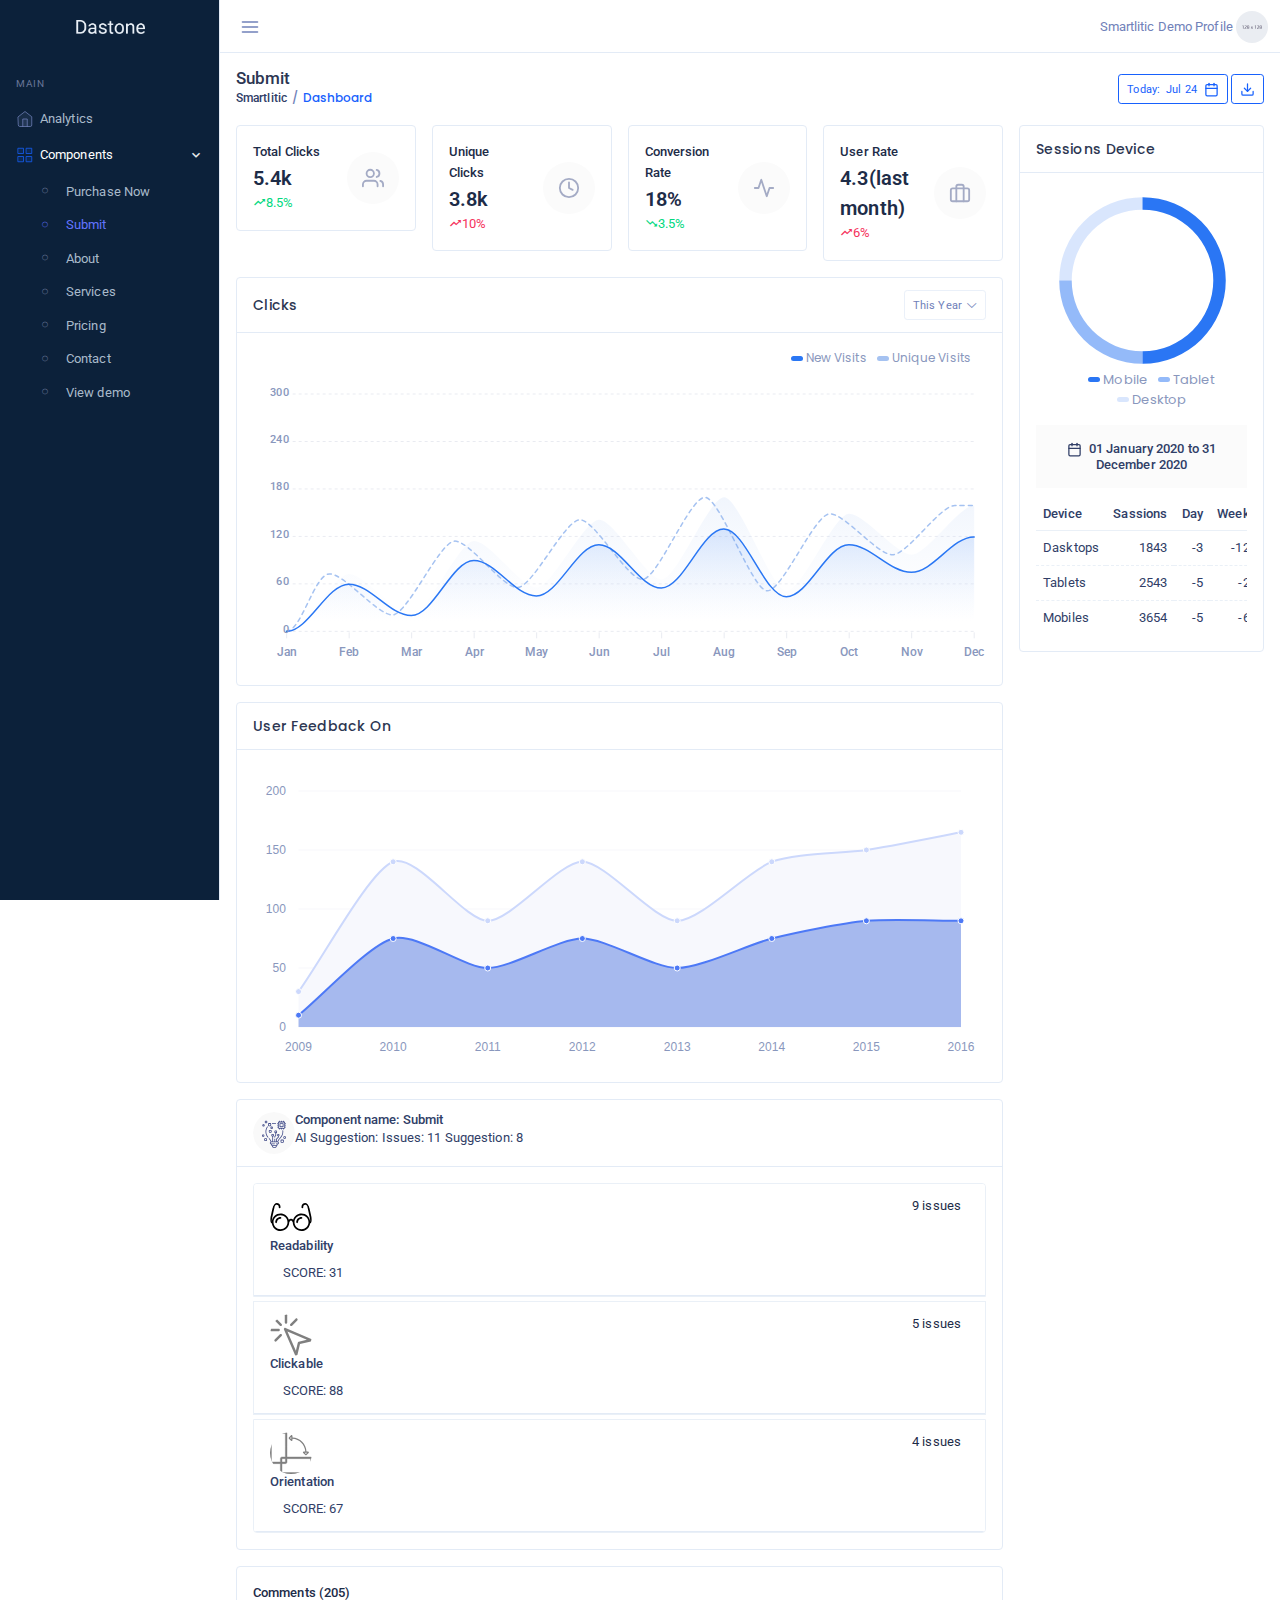
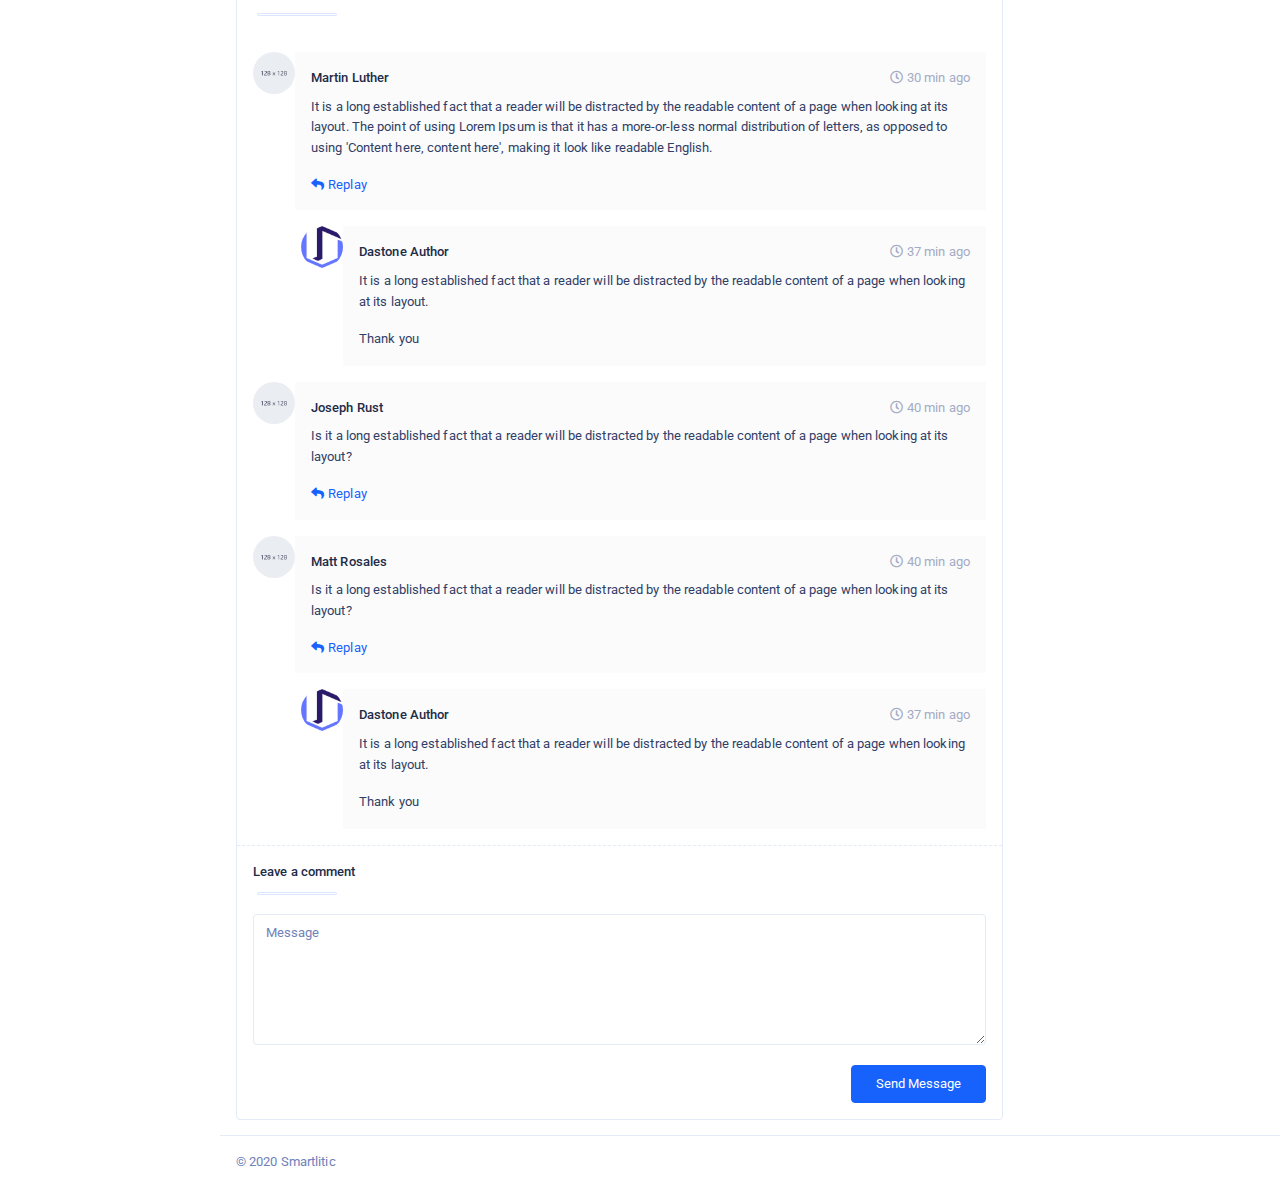
<file: statistics/submit.html>
<!DOCTYPE html>
<html lang="en">

    <head>
        <meta charset="utf-8" />
        <title>Smartlitic - Admin & Dashboard Template</title>
        <meta name="viewport" content="width=device-width, initial-scale=1, shrink-to-fit=no">
        <meta content="Premium Multipurpose Admin & Dashboard Template" name="description" />
        <meta content="" name="author" />
        <meta http-equiv="X-UA-Compatible" content="IE=edge" />

        <!-- App favicon -->
        <!--<link rel="shortcut icon" href="assets/images/favicon.ico">-->
        <link rel="shortcut icon" href="assets/images/2.png" type="image/png">

        <!-- jvectormap -->
        <!-- <link href="plugins/jvectormap/jquery-jvectormap-2.0.2.css" rel="stylesheet"> -->

         <!--Morris Chart CSS -->
         <link rel="stylesheet" href="plugins/morris/morris.css">

        <!-- App css -->
        <link href="assets/css/bootstrap.min.css" rel="stylesheet" type="text/css" />
        <link href="assets/css/icons.min.css" rel="stylesheet" type="text/css" />
        <link href="assets/css/metisMenu.min.css" rel="stylesheet" type="text/css" />
        <link href="plugins/daterangepicker/daterangepicker.css" rel="stylesheet" type="text/css" />
        <link href="assets/css/app.min.css" rel="stylesheet" type="text/css" />

    </head>

    <body class="dark-sidenav">
        <!-- Left Sidenav -->
        <div class="left-sidenav">
            <!-- LOGO -->
            <div class="brand">
                <a href="../index.html" class="logo">
                    <!-- <span>
                        <img src="assets/images/logo-sm.png" alt="logo-small" class="logo-sm">
                    </span> -->
                    <span>
                        <img src="assets/images/logo.png" alt="logo-large" class="logo-lg logo-light">
                         <img src="assets/images/logo-dark.png" alt="logo-large" class="logo-lg logo-dark">
                    </span>
                </a>
            </div>
            <!--end logo-->
            <div class="menu-content h-100" data-simplebar>
                <ul class="metismenu left-sidenav-menu">
                    <li class="menu-label mt-0">Main</li>
                    <li>
                        <a href="index.html"> <i data-feather="home" class="align-self-center menu-icon"></i><span>Analytics</span></a>
                      
                    </li>
    
                    <li>
                        <a href="javascript: void(0);"><i data-feather="grid" class="align-self-center menu-icon"></i><span>Components</span><span class="menu-arrow"><i class="mdi mdi-chevron-right"></i></span></a>
                        <ul class="nav-second-level" aria-expanded="false">
          
                            <li class="nav-item"><a class="nav-link" href="purchase.html"><i class="ti-control-record"></i>Purchase Now</a></li>
                            <li class="nav-item"><a class="nav-link" href="submit.html"><i class="ti-control-record"></i>Submit</a></li>
                            <li class="nav-item"><a class="nav-link" href="about.html"><i class="ti-control-record"></i>About</a></li>
                            <li class="nav-item"><a class="nav-link" href="service.html"><i class="ti-control-record"></i>Services</a></li>
                            <li class="nav-item"><a class="nav-link" href="price.html"><i class="ti-control-record"></i>Pricing</a></li>
                            <li class="nav-item"><a class="nav-link" href="contact.html"><i class="ti-control-record"></i>Contact</a></li>
                            <li class="nav-item"><a class="nav-link" href="demo.html"><i class="ti-control-record"></i>View demo</a></li>
                 
                        </ul>
                    </li>
              
                </ul>
    
                <!-- <div class="update-msg text-center">
                    <a href="javascript: void(0);" class="float-right close-btn text-muted" data-dismiss="update-msg" aria-label="Close" aria-hidden="true">
                        <i class="mdi mdi-close"></i>
                    </a>
                    <h5 class="mt-3">Mannat Themes</h5>
                    <p class="mb-3">We Design and Develop Clean and High Quality Web Applications</p>
                    <a href="javascript: void(0);" class="btn btn-outline-warning btn-sm">Upgrade your plan</a>
                </div> -->
            </div>
        </div>
        <!-- end left-sidenav-->
        


        <div class="page-wrapper">
            <!-- Top Bar Start -->
            <div class="topbar">            
                <!-- Navbar -->
                <nav class="navbar-custom">    
                    <ul class="list-unstyled topbar-nav float-right mb-0">  
                        
                        <li class="dropdown">
                            <a class="nav-link dropdown-toggle waves-effect waves-light nav-user" data-toggle="dropdown" href="#" role="button"
                                aria-haspopup="false" aria-expanded="false">
                                <span class="ml-1 nav-user-name hidden-sm">Smartlitic Demo Profile</span>
                                <img src="assets/images/users/user-5.jpg" alt="profile-user" class="rounded-circle thumb-xs" />                                 
                            </a>
                            <div class="dropdown-menu dropdown-menu-right">
                                <a class="dropdown-item" href="#"><i data-feather="user" class="align-self-center icon-xs icon-dual mr-1"></i> Profile</a>
                                <a class="dropdown-item" href="#"><i data-feather="settings" class="align-self-center icon-xs icon-dual mr-1"></i> Settings</a>
                                <div class="dropdown-divider mb-0"></div>
                                <a class="dropdown-item" href="#"><i data-feather="power" class="align-self-center icon-xs icon-dual mr-1"></i> Logout</a>
                            </div>
                        </li>
                    </ul><!--end topbar-nav-->
        
                    <ul class="list-unstyled topbar-nav mb-0">                        
                        <li>
                            <button class="nav-link button-menu-mobile">
                                <i data-feather="menu" class="align-self-center topbar-icon"></i>
                            </button>
                        </li>                            
                    </ul>
                </nav>
                <!-- end navbar-->
            </div>
            <!-- Top Bar End -->

            <!-- Page Content-->
            <div class="page-content">
                <div class="container-fluid">
                    <!-- Page-Title -->
                    <div class="row">
                        <div class="col-sm-12">
                            <div class="page-title-box">
                                <div class="row">
                                    <div class="col">
                                        <h4 class="page-title">Submit</h4>
                                        <ol class="breadcrumb">
                                            <li class="breadcrumb-item"><a href="javascript:void(0);">Smartlitic</a></li>
                                            <li class="breadcrumb-item active">Dashboard</li>
                                        </ol>
                                    </div><!--end col-->
                                    <div class="col-auto align-self-center">
                                        <a href="#" class="btn btn-sm btn-outline-primary" id="Dash_Date">
                                            <span class="ay-name" id="Day_Name">Today:</span>&nbsp;
                                            <span class="" id="Select_date">Jan 11</span>
                                            <i data-feather="calendar" class="align-self-center icon-xs ml-1"></i>
                                        </a>
                                        <a href="#" class="btn btn-sm btn-outline-primary">
                                            <i data-feather="download" class="align-self-center icon-xs"></i>
                                        </a>
                                    </div><!--end col-->  
                                </div><!--end row-->                                                              
                            </div><!--end page-title-box-->
                        </div><!--end col-->
                    </div><!--end row-->
                    <!-- end page title end breadcrumb -->


                    <div class="row">
                        <div class="col-lg-9">
                            <div class="row justify-content-center">
                                <div class="col-md-6 col-lg-3">
                                    <div class="card report-card">
                                        <div class="card-body">
                                            <div class="row d-flex justify-content-center">
                                                <div class="col">
                                                    <p class="text-dark mb-0 font-weight-semibold">Total Clicks</p>
                                                    <h3 class="m-0">5.4k</h3>
                                                    <p class="mb-0 text-truncate text-muted"><span class="text-success"><i class="mdi mdi-trending-up"></i>8.5%</span></p>
                                                </div>
                                                <div class="col-auto align-self-center">
                                                    <div class="report-main-icon bg-light-alt">
                                                        <i data-feather="users" class="align-self-center text-muted icon-sm"></i>  
                                                    </div>
                                                </div> 
                                            </div>
                                        </div><!--end card-body--> 
                                    </div><!--end card--> 
                                </div> <!--end col--> 
                                <div class="col-md-6 col-lg-3">
                                    <div class="card report-card">
                                        <div class="card-body">
                                            <div class="row d-flex justify-content-center">                                                
                                                <div class="col">
                                                    <p class="text-dark mb-0 font-weight-semibold">Unique Clicks</p>
                                                    <h3 class="m-0">3.8k</h3>
                                                    <p class="mb-0 text-truncate text-muted"><span class="text-danger"><i class="mdi mdi-trending-up"></i>10%</span></p>
                                                </div>
                                                <div class="col-auto align-self-center">
                                                    <div class="report-main-icon bg-light-alt">
                                                        <i data-feather="clock" class="align-self-center text-muted icon-sm"></i>  
                                                    </div>
                                                </div> 
                                            </div>
                                        </div><!--end card-body--> 
                                    </div><!--end card--> 
                                </div> <!--end col--> 
                                <div class="col-md-6 col-lg-3">
                                    <div class="card report-card">
                                        <div class="card-body">
                                            <div class="row d-flex justify-content-center">                                                
                                                <div class="col">
                                                    <p class="text-dark mb-0 font-weight-semibold">Conversion Rate</p>
                                                    <h3 class="m-0">18%</h3>
                                                    <p class="mb-0 text-truncate text-muted"><span class="text-success"><i class="mdi mdi-trending-down"></i>3.5%</span></p>
                                                </div>
                                                <div class="col-auto align-self-center">
                                                    <div class="report-main-icon bg-light-alt">
                                                        <i data-feather="activity" class="align-self-center text-muted icon-sm"></i>  
                                                    </div>
                                                </div> 
                                            </div>
                                        </div><!--end card-body--> 
                                    </div><!--end card--> 
                                </div> <!--end col--> 
                                <div class="col-md-6 col-lg-3">
                                    <div class="card report-card">
                                        <div class="card-body">
                                            <div class="row d-flex justify-content-center">
                                                <div class="col">  
                                                    <p class="text-dark mb-0 font-weight-semibold">User Rate</p>                                         
                                                    <h3 class="m-0">4.3<span>(last month)</span></h3>
                                                    <p class="mb-0 text-truncate text-muted"><span class="text-danger"><i class="mdi mdi-trending-up"></i>6%</span></p>
                                                </div>
                                                <div class="col-auto align-self-center">
                                                    <div class="report-main-icon bg-light-alt">
                                                        <i data-feather="briefcase" class="align-self-center text-muted icon-sm"></i>  
                                                    </div>
                                                </div> 
                                            </div>
                                        </div><!--end card-body--> 
                                    </div><!--end card--> 
                                </div> <!--end col-->                               
                            </div><!--end row-->

    


                            <div class="card">
                                <div class="card-header">
                                    <div class="row align-items-center">
                                        <div class="col">                      
                                            <h4 class="card-title">Clicks</h4>                      
                                        </div><!--end col-->
                                        <div class="col-auto"> 
                                            <div class="dropdown">
                                                <a href="#" class="btn btn-sm btn-outline-light dropdown-toggle" data-toggle="dropdown" aria-haspopup="true" aria-expanded="false">
                                                   This Year<i class="las la-angle-down ml-1"></i>
                                                </a>
                                                <div class="dropdown-menu dropdown-menu-right">
                                                    <a class="dropdown-item" href="#">Today</a>
                                                    <a class="dropdown-item" href="#">Last Week</a>
                                                    <a class="dropdown-item" href="#">Last Month</a>
                                                    <a class="dropdown-item" href="#">This Year</a>
                                                </div>
                                            </div>               
                                        </div><!--end col-->
                                    </div>  <!--end row-->                                  
                                </div><!--end card-header-->
                                <div class="card-body">
                                    <div class="">
                                        <div id="ana_dash_1" class="apex-charts"></div>
                                    </div> 
                                </div><!--end card-body--> 
                            </div><!--end card--> 



                            <div class="card" >
                                <div class="card-header">
                                    <h4 class="card-title">User Feedback on</h4>
                                    <!-- <p class="text-muted mb-0">Create an area chart using
                                        Morris.Area(options). Area charts take all the same options as line
                                        charts.
                                    </p>      -->
                                </div><!--end card-header-->
                                <div class="card-body">
                                    <!-- <div id="morris-area-example" class="drop-shadow" style="height: 300px"></div> -->
                                    <div class="">
                                        <div id="morris-area-example" class="drop-shadow" style="height: 300px"></div>
                                    <div id="morris-line-example" class="drop-shadow" style="display:none;height: 5px"></div>  
                                    </div> 
                                </div><!--end card-body-->
                            </div><!--end card-->


                            
                            

                         
                            <div class="row">
                               
            
                                <div class="col-lg-12 col-xl-12">
                                    
                                    
                                    <div class="card component-box">
                                        <div class="card-header card-header-main">
                                            <a href="" class="media">
                                                <div class="media-left">
                                                    <img src="assets/images/overal/component.svg" alt="user" class="rounded-circle thumb-md">
                                                </div><!-- media-left -->
                                                <div class="media-body card-note-title">
                                                    <div>
                                                        <h6 class="m-0">Component name: <span>Submit</span></h6>
                                                        <p class="mb-0"><span class="cmp-head-1">AI Suggestion:</span> <span class="cmp-head-2">Issues: 11</span> <span class="cmp-head-3">Suggestion: 8</span></p>
                                                    </div>
                                                </div><!-- end media-body -->
                                            </a><!--end media-->   


                                        </div><!--end card-header-->
                                        <div class="card-body">
                                            <div class="accordion" id="accordionExample">

                                                

                                                <!--start collapseOne-->
                                                <div class="card mb-1 border shadow-none">
                                                    <div class="card-header  rounded-0" id="headingOne">
                                                        <div class="collapsed text-dark" data-toggle="collapse" data-target="#collapseOne" aria-expanded="false" aria-controls="collapseOne">
                                            
                                                            <div class="row">
                                                                <div class="col text-left component-head-left">
                                                                    <div class="col-3i">
                                                                        <img src="assets/images/overal/readability.svg" alt="user" class="rounded-circle thumb-md">
                                                                        <div class="cmp-titr"> 
                                                                            <h6 class="m-0">Readability</h6>                                                                                         
                                                                        </div><!--end media body-->
                                                                    </div>
                                                                    <div class="cmp-title">
                                                                        <button class="mb-n2 btn btn-round btn2">SCORE: 31</button>
                                                                    </div> 
                                                                </div>
                                                                <div class="col text-right component-head-tab">
                                                                    <div class="col-auto align-self-center">9 issues</div>
                                                                </div>
                                                            </div>

                                                        </div>
                                                    </div>
                                                    <div id="collapseOne" class="collapse" aria-labelledby="headingOne" data-parent="#accordionExample">
                                                        <div class="card-body">
                                                            
                                                            

                                                            <div class="accordion" id="subAccordion-1">
                                                                
                                                                <div class="card mb-0 border shadow-none" id="divHeadingOne-1">
                                                                    <div class="card-header  rounded-0" id="headingOne-1">
                                                                        <div class="collapsed text-dark subAccordion-collapsed" data-toggle="collapse" data-target="#collapseOne-1" aria-expanded="false" aria-controls="collapseOne-1">
                                                                            <div class="subAccordion-title" ><span onclick="document.getElementById('divHeadingOne-1').style.display = 'none';"></span>Font sizes in this section should be big enough to be readable</div>
                                                                        </div>
                                                                    </div>
                                                                    <div id="collapseOne-1" class="collapse" aria-labelledby="headingOne-1" data-parent="#subAccordion-1">
                                                                        <!--START card-body-->
                                                                        <div class="card-body">
                        
                                                                            <div class="row">
                                                                                <div class="col-lg-4 col-xl-4">
                                                                                    <div class="subAccordion-content1">Total Component: 1</div>
                                                                                </div>
                                                                                <div class="col-lg-4 col-xl-4">
                                                                                    <div class="subAccordion-content1">Successes: 0</div>
                                                                                </div>
                                                                                <div class="col-lg-4 col-xl-4">
                                                                                    <div class="subAccordion-content1">Failures: 1</div>
                                                                                </div>
                                                                            </div>

                                                                            <div class="row">
                                                                                <div class="col-lg-12 col-xl-12">
                                                                                    <div class="subAccordion-content2"><span>Requirement:</span> Elements that have texts should meet a minimum contrast ratio of 4:5:1 between
                                                                                        their foreground (usually text color) and background color.</div>
                                                                                </div>
                                                                            </div>

                                                                            <div class="row">
                                                                                <div class="col-lg-6 col-xl-6">
                                                                                    <div class="subAccordion-content3 font-red">Current Design</div>
                                                                            
                                                                                    <div class="row col">
                                                                                        <div class="subAccordion-contenti">
                                                                                            <div class="subAccordion-content4">Foreground color: #3FCF8E</div>
                                                                                            <div class="subAccordion-content4">Background color: #FFFFFF</div>
                                                                                        </div>
                                                                                        <div class="subAccordion-contenti">
                                                                                            <div class="subAccordion-content5 font-green"></div>
                                                                                            <div class="subAccordion-content5"></div>
                                                                                        </div>
                                                                                        <div class="subAccordion-contenti subAccordion-content6i">
                                                                                            <div class="subAccordion-content6">Contrast Ratio</div>
                                                                                            <div class="subAccordion-content6">1.99:1</div>
                                                                                        </div>
                                                                                    </div>
                                                                                    
                                                                            
                                                                                </div>
                                                                                <div class="col-lg-6 col-xl-6">
                                                                                    <div class="subAccordion-content3">AI Suggestion</div>

                                                                                    <div class="row col">
                                                                                        <div class="subAccordion-contenti">
                                                                                            <div class="subAccordion-content4">Foreground color: #228755</div>
                                                                                            <div class="subAccordion-content4">Background color: #FFFFFF</div>
                                                                                        </div>
                                                                                        <div class="subAccordion-contenti">
                                                                                            <div class="subAccordion-content5 font-greeni"></div>
                                                                                            <div class="subAccordion-content5"></div>
                                                                                        </div>
                                                                                        <div class="subAccordion-contenti subAccordion-content6j">
                                                                                            <div class="subAccordion-content6">Contrast Ratio</div>
                                                                                            <div class="subAccordion-content6">1.99:1</div>
                                                                                        </div>
                                                                                    </div>

                                                                                </div>
                                                                            </div>

                                                                        </div><!--End card-body-->
                                                                    </div>
                                                                </div>
                                                                
                                                                <div class="card mb-1 border shadow-none" id="divHeadingTwo-1">
                                                                    <div class="card-header  rounded-0" id="headingTwo-1">
                                                                        <div class="collapsed text-dark subAccordion-collapsed" data-toggle="collapse" data-target="#collapseTwo-1" aria-expanded="false" aria-controls="collapseTwo-1">
                                                                            <div class="subAccordion-title" ><span onclick="document.getElementById('divHeadingTwo-1').style.display = 'none';"></span>Letter spacing should be winde enough to be readable</div>
                                                                        </div>
                                                                    </div>
                                                                    <div id="collapseTwo-1" class="collapse" aria-labelledby="headingTwo-1" data-parent="#subAccordion-1">
                                                                        <!--START card-body-->
                                                                        <div class="card-body">
                        
                                                                            <div class="row">
                                                                                <div class="col-lg-4 col-xl-4">
                                                                                    <div class="subAccordion-content1">Total Component: 1</div>
                                                                                </div>
                                                                                <div class="col-lg-4 col-xl-4">
                                                                                    <div class="subAccordion-content1">Successes: 0</div>
                                                                                </div>
                                                                                <div class="col-lg-4 col-xl-4">
                                                                                    <div class="subAccordion-content1">Failures: 1</div>
                                                                                </div>
                                                                            </div>

                                                                            <div class="row">
                                                                                <div class="col-lg-12 col-xl-12">
                                                                                    <div class="subAccordion-content2"><span>Requirement:</span> Elements that have texts should meet a minimum contrast ratio of 4:5:1 between
                                                                                        their foreground (usually text color) and background color.</div>
                                                                                </div>
                                                                            </div>

                                                                            <div class="row">
                                                                                <div class="col-lg-6 col-xl-6">
                                                                                    <div class="subAccordion-content3 font-red">Current Design</div>
                                                                            
                                                                                    <div class="row col">
                                                                                        <div class="subAccordion-contenti">
                                                                                            <div class="subAccordion-content4">Foreground color: #3FCF8E</div>
                                                                                            <div class="subAccordion-content4">Background color: #FFFFFF</div>
                                                                                        </div>
                                                                                        <div class="subAccordion-contenti">
                                                                                            <div class="subAccordion-content5 font-green"></div>
                                                                                            <div class="subAccordion-content5"></div>
                                                                                        </div>
                                                                                        <div class="subAccordion-contenti subAccordion-content6i">
                                                                                            <div class="subAccordion-content6">Contrast Ratio</div>
                                                                                            <div class="subAccordion-content6">1.99:1</div>
                                                                                        </div>
                                                                                    </div>
                                                                                    
                                                                            
                                                                                </div>
                                                                                <div class="col-lg-6 col-xl-6">
                                                                                    <div class="subAccordion-content3">AI Suggestion</div>

                                                                                    <div class="row col">
                                                                                        <div class="subAccordion-contenti">
                                                                                            <div class="subAccordion-content4">Foreground color: #228755</div>
                                                                                            <div class="subAccordion-content4">Background color: #FFFFFF</div>
                                                                                        </div>
                                                                                        <div class="subAccordion-contenti">
                                                                                            <div class="subAccordion-content5 font-greeni"></div>
                                                                                            <div class="subAccordion-content5"></div>
                                                                                        </div>
                                                                                        <div class="subAccordion-contenti subAccordion-content6j">
                                                                                            <div class="subAccordion-content6">Contrast Ratio</div>
                                                                                            <div class="subAccordion-content6">1.99:1</div>
                                                                                        </div>
                                                                                    </div>

                                                                                </div>
                                                                            </div>

                                                                        </div><!--End card-body-->
                                                                    </div>
                                                                </div>
                                                                <div class="card mb-0 border shadow-none" id="divHeadingThree-1">
                                                                    <div class="card-header  rounded-0" id="headingThree-1">
                                                                        <div class="collapsed text-dark subAccordion-collapsed" data-toggle="collapse" data-target="#collapseThree-1" aria-expanded="false" aria-controls="collapseThree-1">
                                                                            <div class="subAccordion-title" ><span onclick="document.getElementById('divHeadingThree-1').style.display = 'none';"></span>Foreground and background colors should have sufficient contrast</div>
                                                                        </div>
                                                                    </div>
                                                                    <div id="collapseThree-1" class="collapse" aria-labelledby="headingThree-1" data-parent="#subAccordion-1">
                                                                        <div class="card-body">
                                                                            <p class="mb-0 text-muted">
                                                                                Anim pariatur cliche reprehenderit, enim eiusmod high life accusamus terry richardson ad squid.
                                                                            </p> 
                                                                        </div>
                                                                    </div>
                                                                </div>
                                                            </div>
                                                            
                                                        </div>
                                                    </div>
                                                </div><!--end collapseOne-->

                                                <!--start collapseTwo-->
                                                <div class="card mb-1 border shadow-none">
                                                    <div class="card-header  rounded-0" id="headingTwo">
                                                        <div class="collapsed text-dark" data-toggle="collapse" data-target="#collapseTwo" aria-expanded="false" aria-controls="collapseTwo">
                                                            
                                                            <div class="row">
                                                                <div class="col text-left component-head-left">
                                                                    <div class="col-3i">
                                                                        <img src="assets/images/overal/clickable.svg" alt="user" class="rounded-circle thumb-md">
                                                                        <div class="cmp-titr"> 
                                                                            <h6 class="m-0">Clickable</h6>                                                                                         
                                                                        </div><!--end media body-->
                                                                    </div>
                                                                    <div class="cmp-title">
                                                                        <button class="mb-n2 btn btn-round btn1">SCORE: 88</button>
                                                                    </div> 
                                                                </div>
                                                                <div class="col text-right component-head-tab">
                                                                    <div class="col-auto align-self-center">5 issues</div>
                                                                </div>
                                                            </div>

                                                        </div>
                                                    </div>
                                                    <div id="collapseTwo" class="collapse" aria-labelledby="headingTwo" data-parent="#accordionExample">
                                                        <div class="card-body">
                                                            <p class="mb-0 text-muted">
                                                                Anim pariatur cliche reprehenderit, enim eiusmod high life accusamus terry richardson ad squid.
                                                            </p> 
                                                        </div>
                                                    </div>
                                                </div><!--end collapseTwo-->

                                                <!--start collapseThree-->
                                                <div class="card mb-0 border shadow-none">
                                                    <div class="card-header  rounded-0" id="headingThree">
                                                        <div class="collapsed text-dark" data-toggle="collapse" data-target="#collapseThree" aria-expanded="false" aria-controls="collapseThree">
                                                            
                                                            <div class="row">
                                                                <div class="col text-left component-head-left">
                                                                    <div class="col-3i">
                                                                        <img src="assets/images/overal/orientation.svg" alt="user" class="rounded-circle thumb-md">
                                                                        <div class="cmp-titr"> 
                                                                            <h6 class="m-0">Orientation</h6>                                                                                         
                                                                        </div><!--end media body-->
                                                                    </div>
                                                                    <div class="cmp-title">
                                                                        <button class="mb-n2 btn btn-round btn3">SCORE: 67</button>
                                                                    </div> 
                                                                </div>
                                                                <div class="col text-right component-head-tab">
                                                                    <div class="col-auto align-self-center">4 issues</div>
                                                                </div>
                                                            </div>

                                                        </div>
                                                    </div>
                                                    <div id="collapseThree" class="collapse" aria-labelledby="headingThree" data-parent="#accordionExample">
                                                        <div class="card-body">
                                                            <p class="mb-0 text-muted">
                                                                Anim pariatur cliche reprehenderit, enim eiusmod high life accusamus terry richardson ad squid.
                                                            </p> 
                                                        </div>
                                                    </div>
                                                </div><!--end collapseThree-->
                                            </div>    
                                        </div><!--end card-body-->
                                    </div><!--end card-->
                                </div><!--end col-->
                            </div><!--end row-->



                            <div class="card" >
                                <div class="card-body">
                                    <div class="row">
                                        <div class="col">
                                            <p class="text-dark font-weight-semibold title-border">Comments (205)</p>
                                        </div><!--end col-->
                                    </div><!--end row-->    
                                </div><!--end card-body-->  
                                <div class="card-body border-bottom-dashed"> 
                                    <ul class="list-unstyled mb-0">
                                        <li>
                                            <div class="row">
                                                <div class="col-auto">
                                                    <img src="assets/images/users/user-2.jpg" alt="" class="thumb-md rounded-circle">
                                                </div><!--end col-->
                                                <div class="col">
                                                    <div class="comment-body ml-n3 bg-light-alt p-3">
                                                        <div class="row">
                                                            <div class="col">
                                                                <p class="text-dark font-weight-semibold mb-2">Martin Luther</p>
                                                            </div><!--end col-->
                                                            <div class="col-auto">
                                                                <span class="text-muted"><i class="far fa-clock mr-1"></i>30 min ago</span>
                                                            </div><!--end col-->
                                                        </div><!--end row-->                                                                
                                                        <p>It is a long established fact that a reader will be distracted by the 
                                                            readable content of a page when looking at its layout. The point of 
                                                            using Lorem Ipsum is that it has a more-or-less normal distribution of letters, 
                                                            as opposed to using 'Content here, content here', making it look like readable English.
                                                        </p>
                                                        <a href="#" class="text-primary"><i class="fas fa-reply mr-1"></i>Replay</a>
                                                    </div>
                                                </div><!--end col-->
                                            </div><!--end row-->
                                            <ul class="list-unstyled ml-5">
                                                <li>
                                                    <div class="row mt-3">
                                                        <div class="col-auto">
                                                            <img src="assets/images/logo-sm.png" alt="" class="thumb-md rounded-circle">
                                                        </div><!--end col-->
                                                        <div class="col">
                                                            <div class="comment-body ml-n3 bg-light-alt p-3">
                                                                <div class="row">
                                                                    <div class="col">
                                                                        <p class="text-dark font-weight-semibold mb-2">Dastone Author</p>
                                                                    </div><!--end col-->
                                                                    <div class="col-auto">
                                                                        <span class="text-muted"><i class="far fa-clock mr-1"></i>37 min ago</span>
                                                                    </div><!--end col-->
                                                                </div><!--end row-->                                                                
                                                                <p>It is a long established fact that a reader will be distracted by the 
                                                                    readable content of a page when looking at its layout. 
                                                                </p>
                                                                <p class="mb-0">Thank you</p>
                                                            </div>
                                                        </div><!--end col-->
                                                    </div><!--end row-->
                                                </li>
                                            </ul>
                                        </li>
                                        <li class="mt-3">
                                            <div class="row">
                                                <div class="col-auto">
                                                    <img src="assets/images/users/user-1.jpg" alt="" class="thumb-md rounded-circle">
                                                </div><!--end col-->
                                                <div class="col">
                                                    <div class="comment-body ml-n3 bg-light-alt p-3">
                                                        <div class="row">
                                                            <div class="col">
                                                                <p class="text-dark font-weight-semibold mb-2">Joseph Rust</p>
                                                            </div><!--end col-->
                                                            <div class="col-auto">
                                                                <span class="text-muted"><i class="far fa-clock mr-1"></i>40 min ago</span>
                                                            </div><!--end col-->
                                                        </div><!--end row-->                                                                
                                                        <p>Is it a long established fact that a reader will be distracted by the 
                                                            readable content of a page when looking at its layout?
                                                        </p>
                                                        <a href="#" class="text-primary"><i class="fas fa-reply mr-1"></i>Replay</a>
                                                    </div>
                                                </div><!--end col-->
                                            </div><!--end row--> 
                                        </li>
                                        <li class="mt-3">
                                            <div class="row">
                                                <div class="col-auto">
                                                    <img src="assets/images/users/user-5.jpg" alt="" class="thumb-md rounded-circle">
                                                </div><!--end col-->
                                                <div class="col">
                                                    <div class="comment-body ml-n3 bg-light-alt p-3">
                                                        <div class="row">
                                                            <div class="col">
                                                                <p class="text-dark font-weight-semibold mb-2">Matt Rosales</p>
                                                            </div><!--end col-->
                                                            <div class="col-auto">
                                                                <span class="text-muted"><i class="far fa-clock mr-1"></i>40 min ago</span>
                                                            </div><!--end col-->
                                                        </div><!--end row-->                                                                
                                                        <p>Is it a long established fact that a reader will be distracted by the 
                                                            readable content of a page when looking at its layout?
                                                        </p>
                                                        <a href="#" class="text-primary"><i class="fas fa-reply mr-1"></i>Replay</a>
                                                    </div>
                                                </div><!--end col-->
                                            </div><!--end row-->
                                            <ul class="list-unstyled ml-5">
                                                <li>
                                                    <div class="row mt-3">
                                                        <div class="col-auto">
                                                            <img src="assets/images/logo-sm.png" alt="" class="thumb-md rounded-circle">
                                                        </div><!--end col-->
                                                        <div class="col">
                                                            <div class="comment-body ml-n3 bg-light-alt p-3">
                                                                <div class="row">
                                                                    <div class="col">
                                                                        <p class="text-dark font-weight-semibold mb-2">Dastone Author</p>
                                                                    </div><!--end col-->
                                                                    <div class="col-auto">
                                                                        <span class="text-muted"><i class="far fa-clock mr-1"></i>37 min ago</span>
                                                                    </div><!--end col-->
                                                                </div><!--end row-->                                                                
                                                                <p>It is a long established fact that a reader will be distracted by the 
                                                                    readable content of a page when looking at its layout. 
                                                                </p>
                                                                <p class="mb-0">Thank you</p>
                                                            </div>
                                                        </div><!--end col-->
                                                    </div><!--end row-->
                                                </li>
                                            </ul> 
                                        </li>
                                    </ul> 
                                </div><!--end card-body--> 
                                <div class="card-body">
                                    <div class="row">
                                        <div class="col">
                                            <p class="text-dark font-weight-semibold title-border">Leave a comment</p>
                                        </div><!--end col-->
                                    </div><!--end row-->
                                </div><!--end card-body--> 
                                <div class="card-body pt-0">
                                    <form>
                                        <div class="form-group">
                                            <textarea class="form-control" rows="5" id="leave_comment" placeholder="Message"></textarea>
                                        </div>
                                        <div class="row">
                                            <div class="col-sm-12 text-right">
                                                <button type="submit" class="btn btn-primary px-4">Send Message</button>
                                            </div>
                                        </div>
                                    </form>
                                </div><!--end card-body-->             
                            </div> <!--end card-->





                        </div><!--end col-->
                        <div class="col-lg-3">
                            <div class="card">
                                <div class="card-header">
                                    <div class="row align-items-center">
                                        <div class="col">                      
                                            <h4 class="card-title">Sessions Device</h4>                      
                                        </div><!--end col-->
                                        <div class="col-auto"> 
                                            <div class="dropdown">
                                            
                                                <div class="dropdown-menu dropdown-menu-right">
                                                    <a class="dropdown-item" href="#">Purchases</a>
                                                    <a class="dropdown-item" href="#">Emails</a>
                                                </div>
                                            </div>         
                                        </div><!--end col-->
                                    </div>  <!--end row-->                                  
                                </div><!--end card-header-->
                                <div class="card-body">
                                    <div class="text-center">
                                        <div id="ana_device" class="apex-charts"></div>
                                        <h6 class="bg-light-alt py-3 px-2 mb-0">
                                            <i data-feather="calendar" class="align-self-center icon-xs mr-1"></i>
                                            01 January 2020 to 31 December 2020
                                        </h6>
                                    </div>  
                                    <div class="table-responsive mt-2">
                                        <table class="table border-dashed mb-0">
                                            <thead>
                                            <tr>
                                                <th>Device</th>
                                                <th class="text-right">Sassions</th>
                                                <th class="text-right">Day</th>
                                                <th class="text-right">Week</th>
                                            </tr>
                                            </thead>
                                            <tbody>
                                            <tr>
                                                <td>Dasktops</td>
                                                <td class="text-right">1843</td>
                                                <td class="text-right">-3</td>
                                                <td class="text-right">-12</td>
                                            </tr>
                                            <tr>
                                                <td>Tablets</td>
                                                <td class="text-right">2543</td>
                                                <td class="text-right">-5</td>
                                                <td class="text-right">-2</td>                                                 
                                            </tr>
                                            <tr>
                                                <td>Mobiles</td>
                                                <td class="text-right">3654</td>
                                                <td class="text-right">-5</td>
                                                <td class="text-right">-6</td>
                                            </tr>
                                            
                                            </tbody>
                                        </table><!--end /table-->
                                    </div><!--end /div-->                                 
                                </div><!--end card-body--> 
                            </div><!--end card--> 
                        </div> <!--end col--> 
                    </div><!--end row-->

                   
                    

                </div><!-- container -->

                <footer class="footer text-center text-sm-left">
                    &copy; 2020 Smartlitic 
                </footer><!--end footer-->
            </div>
            <!-- end page content -->
        </div>
        <!-- end page-wrapper -->

        


        <!-- jQuery  -->
        <script src="assets/js/jquery.min.js"></script>
        <script src="assets/js/bootstrap.bundle.min.js"></script>
        <script src="assets/js/metismenu.min.js"></script>
        <script src="assets/js/waves.js"></script>
        <script src="assets/js/feather.min.js"></script>
        <script src="assets/js/simplebar.min.js"></script>
        <script src="assets/js/moment.js"></script>
        <script src="plugins/daterangepicker/daterangepicker.js"></script>


        <script src="plugins/apex-charts/apexcharts.min.js"></script>
        <!-- <script src="plugins/jvectormap/jquery-jvectormap-2.0.2.min.js"></script>
        <script src="plugins/jvectormap/jquery-jvectormap-us-aea-en.js"></script> -->
        <script src="assets/pages/jquery.analytics_dashboard.init.js"></script>
        

        <!--Morris Chart-->
        <script src="plugins/morris/morris.min.js"></script>
        <script src="plugins/raphael/raphael.min.js"></script>
        <script src="assets/pages/jquery.morris.init.js"></script>
        <!-- App js -->
        <script src="assets/js/app.js"></script>
        
    </body>

</html>
</file>
<file: statistics/plugins/morris/morris.css>
.morris-hover{position:absolute;z-index:1000}.morris-hover.morris-default-style{border-radius:10px;padding:6px;color:#666;background:rgba(255,255,255,0.8);border:solid 2px rgba(230,230,230,0.8);font-family:sans-serif;font-size:12px;text-align:center}.morris-hover.morris-default-style .morris-hover-row-label{font-weight:bold;margin:0.25em 0}
.morris-hover.morris-default-style .morris-hover-point{white-space:nowrap;margin:0.1em 0}
</file>
<file: statistics/plugins/daterangepicker/daterangepicker.css>
.daterangepicker {
  position: absolute;
  color: inherit;
  background-color: #fff;
  border-radius: 4px;
  border: 1px solid #ddd;
  width: 278px;
  max-width: none;
  padding: 0;
  margin-top: 7px;
  top: 100px;
  left: 20px;
  z-index: 3001;
  display: none;
  font-family: arial;
  font-size: 15px;
  line-height: 1em;
}

.daterangepicker:before, .daterangepicker:after {
  position: absolute;
  display: inline-block;
  border-bottom-color: rgba(0, 0, 0, 0.2);
  content: '';
}

.daterangepicker:before {
  top: -7px;
  border-right: 7px solid transparent;
  border-left: 7px solid transparent;
  border-bottom: 7px solid #ccc;
}

.daterangepicker:after {
  top: -6px;
  border-right: 6px solid transparent;
  border-bottom: 6px solid #fff;
  border-left: 6px solid transparent;
}

.daterangepicker.opensleft:before {
  right: 9px;
}

.daterangepicker.opensleft:after {
  right: 10px;
}

.daterangepicker.openscenter:before {
  left: 0;
  right: 0;
  width: 0;
  margin-left: auto;
  margin-right: auto;
}

.daterangepicker.openscenter:after {
  left: 0;
  right: 0;
  width: 0;
  margin-left: auto;
  margin-right: auto;
}

.daterangepicker.opensright:before {
  left: 9px;
}

.daterangepicker.opensright:after {
  left: 10px;
}

.daterangepicker.drop-up {
  margin-top: -7px;
}

.daterangepicker.drop-up:before {
  top: initial;
  bottom: -7px;
  border-bottom: initial;
  border-top: 7px solid #ccc;
}

.daterangepicker.drop-up:after {
  top: initial;
  bottom: -6px;
  border-bottom: initial;
  border-top: 6px solid #fff;
}

.daterangepicker.single .daterangepicker .ranges, .daterangepicker.single .drp-calendar {
  float: none;
}

.daterangepicker.single .drp-selected {
  display: none;
}

.daterangepicker.show-calendar .drp-calendar {
  display: block;
}

.daterangepicker.show-calendar .drp-buttons {
  display: block;
}

.daterangepicker.auto-apply .drp-buttons {
  display: none;
}

.daterangepicker .drp-calendar {
  display: none;
  max-width: 270px;
}

.daterangepicker .drp-calendar.left {
  padding: 8px 0 8px 8px;
}

.daterangepicker .drp-calendar.right {
  padding: 8px;
}

.daterangepicker .drp-calendar.single .calendar-table {
  border: none;
}

.daterangepicker .calendar-table .next span, .daterangepicker .calendar-table .prev span {
  color: #fff;
  border: solid black;
  border-width: 0 2px 2px 0;
  border-radius: 0;
  display: inline-block;
  padding: 3px;
}

.daterangepicker .calendar-table .next span {
  transform: rotate(-45deg);
  -webkit-transform: rotate(-45deg);
}

.daterangepicker .calendar-table .prev span {
  transform: rotate(135deg);
  -webkit-transform: rotate(135deg);
}

.daterangepicker .calendar-table th, .daterangepicker .calendar-table td {
  white-space: nowrap;
  text-align: center;
  vertical-align: middle;
  min-width: 32px;
  width: 32px;
  height: 24px;
  line-height: 24px;
  font-size: 12px;
  border-radius: 4px;
  border: 1px solid transparent;
  white-space: nowrap;
  cursor: pointer;
}

.daterangepicker .calendar-table {
  border: 1px solid #fff;
  border-radius: 4px;
  background-color: #fff;
}

.daterangepicker .calendar-table table {
  width: 100%;
  margin: 0;
  border-spacing: 0;
  border-collapse: collapse;
}

.daterangepicker td.available:hover, .daterangepicker th.available:hover {
  background-color: #eee;
  border-color: transparent;
  color: inherit;
}

.daterangepicker td.week, .daterangepicker th.week {
  font-size: 80%;
  color: #ccc;
}

.daterangepicker td.off, .daterangepicker td.off.in-range, .daterangepicker td.off.start-date, .daterangepicker td.off.end-date {
  background-color: #fff;
  border-color: transparent;
  color: #999;
}

.daterangepicker td.in-range {
  background-color: #ebf4f8;
  border-color: transparent;
  color: #000;
  border-radius: 0;
}

.daterangepicker td.start-date {
  border-radius: 4px 0 0 4px;
}

.daterangepicker td.end-date {
  border-radius: 0 4px 4px 0;
}

.daterangepicker td.start-date.end-date {
  border-radius: 4px;
}

.daterangepicker td.active, .daterangepicker td.active:hover {
  background-color: #357ebd;
  border-color: transparent;
  color: #fff;
}

.daterangepicker th.month {
  width: auto;
}

.daterangepicker td.disabled, .daterangepicker option.disabled {
  color: #999;
  cursor: not-allowed;
  text-decoration: line-through;
}

.daterangepicker select.monthselect, .daterangepicker select.yearselect {
  font-size: 12px;
  padding: 1px;
  height: auto;
  margin: 0;
  cursor: default;
}

.daterangepicker select.monthselect {
  margin-right: 2%;
  width: 56%;
}

.daterangepicker select.yearselect {
  width: 40%;
}

.daterangepicker select.hourselect, .daterangepicker select.minuteselect, .daterangepicker select.secondselect, .daterangepicker select.ampmselect {
  width: 50px;
  margin: 0 auto;
  background: #eee;
  border: 1px solid #eee;
  padding: 2px;
  outline: 0;
  font-size: 12px;
}

.daterangepicker .calendar-time {
  text-align: center;
  margin: 4px auto 0 auto;
  line-height: 30px;
  position: relative;
}

.daterangepicker .calendar-time select.disabled {
  color: #ccc;
  cursor: not-allowed;
}

.daterangepicker .drp-buttons {
  clear: both;
  text-align: right;
  padding: 8px;
  border-top: 1px solid #ddd;
  display: none;
  line-height: 12px;
  vertical-align: middle;
}

.daterangepicker .drp-selected {
  display: inline-block;
  font-size: 12px;
  padding-right: 8px;
}

.daterangepicker .drp-buttons .btn {
  margin-left: 8px;
  font-size: 12px;
  font-weight: bold;
  padding: 4px 8px;
}

.daterangepicker.show-ranges.single.rtl .drp-calendar.left {
  border-right: 1px solid #ddd;
}

.daterangepicker.show-ranges.single.ltr .drp-calendar.left {
  border-left: 1px solid #ddd;
}

.daterangepicker.show-ranges.rtl .drp-calendar.right {
  border-right: 1px solid #ddd;
}

.daterangepicker.show-ranges.ltr .drp-calendar.left {
  border-left: 1px solid #ddd;
}

.daterangepicker .ranges {
  float: none;
  text-align: left;
  margin: 0;
}

.daterangepicker.show-calendar .ranges {
  margin-top: 8px;
}

.daterangepicker .ranges ul {
  list-style: none;
  margin: 0 auto;
  padding: 0;
  width: 100%;
}

.daterangepicker .ranges li {
  font-size: 12px;
  padding: 8px 12px;
  cursor: pointer;
}

.daterangepicker .ranges li:hover {
  background-color: #eee;
}

.daterangepicker .ranges li.active {
  background-color: #08c;
  color: #fff;
}

/*  Larger Screen Styling */
@media (min-width: 564px) {
  .daterangepicker {
    width: auto;
  }

  .daterangepicker .ranges ul {
    width: 140px;
  }

  .daterangepicker.single .ranges ul {
    width: 100%;
  }

  .daterangepicker.single .drp-calendar.left {
    clear: none;
  }

  .daterangepicker.single .ranges, .daterangepicker.single .drp-calendar {
    float: left;
  }

  .daterangepicker {
    direction: ltr;
    text-align: left;
  }

  .daterangepicker .drp-calendar.left {
    clear: left;
    margin-right: 0;
  }

  .daterangepicker .drp-calendar.left .calendar-table {
    border-right: none;
    border-top-right-radius: 0;
    border-bottom-right-radius: 0;
  }

  .daterangepicker .drp-calendar.right {
    margin-left: 0;
  }

  .daterangepicker .drp-calendar.right .calendar-table {
    border-left: none;
    border-top-left-radius: 0;
    border-bottom-left-radius: 0;
  }

  .daterangepicker .drp-calendar.left .calendar-table {
    padding-right: 8px;
  }

  .daterangepicker .ranges, .daterangepicker .drp-calendar {
    float: left;
  }
}

@media (min-width: 730px) {
  .daterangepicker .ranges {
    width: auto;
  }

  .daterangepicker .ranges {
    float: left;
  }

  .daterangepicker.rtl .ranges {
    float: right;
  }

  .daterangepicker .drp-calendar.left {
    clear: none !important;
  }
}
</file>
<file: statistics/assets/css/metisMenu.min.css>
/*!
* metismenu https://github.com/onokumus/metismenu#readme
* A jQuery menu plugin
* @version 3.0.6
* @author Osman Nuri Okumus <onokumus@gmail.com> (https://github.com/onokumus)
* @license: MIT 
*/.metismenu .arrow{float:right;line-height:1.42857}[dir=rtl] .metismenu .arrow{float:left}.metismenu .glyphicon.arrow:before{content:"\e079"}.metismenu .mm-active>a>.glyphicon.arrow:before{content:"\e114"}.metismenu .fa.arrow:before{content:"\f104"}.metismenu .mm-active>a>.fa.arrow:before{content:"\f107"}.metismenu .ion.arrow:before{content:"\f3d2"}.metismenu .mm-active>a>.ion.arrow:before{content:"\f3d0"}.metismenu .plus-times{float:right}[dir=rtl] .metismenu .plus-times{float:left}.metismenu .fa.plus-times:before{content:"\f067"}.metismenu .mm-active>a>.fa.plus-times{transform:rotate(45deg)}.metismenu .plus-minus{float:right}[dir=rtl] .metismenu .plus-minus{float:left}.metismenu .fa.plus-minus:before{content:"\f067"}.metismenu .mm-active>a>.fa.plus-minus:before{content:"\f068"}.metismenu .mm-collapse:not(.mm-show){display:none}.metismenu .mm-collapsing{position:relative;height:0;overflow:hidden;transition-timing-function:ease;transition-duration:.35s;transition-property:height,visibility}.metismenu .has-arrow{position:relative}.metismenu .has-arrow:after{position:absolute;content:"";width:.5em;height:.5em;border-style:solid;border-width:1px 0 0 1px;border-color:initial;right:1em;transform:rotate(-45deg) translateY(-50%);transform-origin:top;top:50%;transition:all .3s ease-out}[dir=rtl] .metismenu .has-arrow:after{right:auto;left:1em;transform:rotate(135deg) translateY(-50%)}.metismenu .has-arrow[aria-expanded=true]:after,.metismenu .mm-active>.has-arrow:after{transform:rotate(-135deg) translateY(-50%)}[dir=rtl] .metismenu .has-arrow[aria-expanded=true]:after,[dir=rtl] .metismenu .mm-active>.has-arrow:after{transform:rotate(225deg) translateY(-50%)}
/*# sourceMappingURL=metisMenu.min.css.map */
</file>
<file: statistics/assets/css/app.min.css>
@import url("https://fonts.googleapis.com/css2?family=Poppins:wght@300;400;500;600;700&family=Roboto:wght@300;400;500;700&display=swap");.left-sidenav{min-width:220px;max-width:220px;background-color:#fff;min-height:100vh;transition:.3s;position:fixed;bottom:0;top:0;border-right:1px solid #e3ebf6}.left-sidenav .brand{text-align:center;height:52px}.left-sidenav .brand .logo{line-height:52px}.left-sidenav .brand .logo .logo-sm{height:22px}.left-sidenav .brand .logo .logo-lg{height:14px;margin-left:2px;display:inline-block}.left-sidenav .brand .logo .logo-lg.logo-light{display:none}.left-sidenav hr.hr-dashed.hr-menu{border-color:#c2cbe2}.left-sidenav .menu-content{height:100%;padding-bottom:70px}.page-wrapper{flex:1;padding:0;display:block;margin-left:220px}.page-wrapper .page-content{width:100%;position:relative;min-height:100vh;padding:0 8px 52px 8px;display:inline-block}.left-sidenav-menu{padding-left:0;margin-bottom:0;padding:16px}.left-sidenav-menu .menu-label{text-transform:uppercase;font-size:10px;font-weight:400;letter-spacing:.5px;color:#687598;padding:8px 0}.left-sidenav-menu li{list-style:none;display:block;width:100%;margin-top:6px}.left-sidenav-menu li>a{display:flex;align-items:center;padding:4px 0px;color:#68728c;transition:all 0.3s ease-out;font-weight:400}.left-sidenav-menu li>a .menu-icon{width:18px;height:18px;color:#7081b9;fill:rgba(112,129,185,0.12);margin-right:6px;stroke-width:1px}.left-sidenav-menu li>a.active .menu-icon{color:#1761fd;fill:rgba(23,97,253,0.12)}.left-sidenav-menu li>a:hover{color:#2f6bf9}.left-sidenav-menu li>a:hover i{color:#2f6bf9}.left-sidenav-menu li>a i{width:25px;display:inline-block;font-size:16px;opacity:0.9;color:#a6aed4}.left-sidenav-menu li>a i.ti-control-record{font-size:8px;vertical-align:middle;margin-right:0}.left-sidenav-menu li>a span i{color:#303e67}.left-sidenav-menu li ul{padding:0 0 0 25px}.left-sidenav-menu li ul li>a{padding:4px 0;color:#68728c;font-size:13px;border-left:none}.left-sidenav-menu li ul li>a:hover{color:#2f6bf9}.left-sidenav-menu li ul li>a:hover i{color:#1761fd}.left-sidenav-menu li.mm-active .menu-arrow i:before{content:"\F140"}.left-sidenav-menu li.mm-active .mm-active a .menu-arrow.left-has-menu i:before{content:"\F140"}.left-sidenav-menu li.mm-active .menu-arrow.left-has-menu i:before{content:"\F142"}.left-sidenav-menu li.mm-active li a menu-arrow.left-has-menu i:before{content:"\F142"}.left-sidenav-menu li.mm-active .mm-active>a{color:#6374ff;background:#fff}.left-sidenav-menu li.mm-active .mm-active>a.active{color:#303e67;background-color:transparent}.left-sidenav-menu li.mm-active .mm-active>a i{color:#303e67}.left-sidenav-menu li.mm-active .mm-active .menu-arrow.left-has-menu i:before{content:"\F140"}.left-sidenav-menu li.mm-active .mm-active .mm-show li a.active{color:#6374ff;font-weight:500}.left-sidenav-menu li.mm-active>a{color:#303e67;border-radius:4px}.left-sidenav-menu li.mm-active>a i{color:#303e67}.left-sidenav-menu li.mm-active .nav-item.active a.nav-link.active{background-color:transparent;color:#1761fd}.left-sidenav-menu li.mm-active .nav-item.active a.nav-link.active i{color:#2f6bf9}.left-sidenav-menu .menu-arrow{margin-left:auto}.left-sidenav-menu .menu-arrow i{width:15px}@media (max-width: 1024px){body{display:block !important}.left-sidenav{position:absolute;overflow-y:auto;z-index:10;bottom:0;top:52px;margin-top:0}.left-sidenav .brand{display:none;width:70px}.left-sidenav .brand .logo-lg{display:none !important}.page-wrapper{margin:0}.page-content{min-height:100vh;padding:0 0 50px 0}}.enlarge-menu .left-sidenav{display:none}.enlarge-menu .left-sidenav .brand{background-color:#fff}.enlarge-menu .page-wrapper{margin:0}.update-msg{border-radius:5px;padding:16px 10px;margin:50px 16px 16px;position:relative;background-color:rgba(137,151,189,0.06)}.update-msg .img-box{width:46px;height:46px;display:block;line-height:46px;background:#0c213a;text-align:center;border-radius:50%;margin:0 auto;position:absolute;top:-22px;right:0;left:0}.update-msg h5{color:#8997bd}.update-msg p{color:#8997bd;font-weight:400}@media (max-width: 330px){.creat-btn{display:none}}.topbar{width:100%}.navbar-custom{background:#fff;min-height:52px;position:relative;border-bottom:1px solid #e3ebf6}.navbar-custom .nav-link{padding:0 0.75rem;color:#7081b9;line-height:52px;max-height:52px}.navbar-custom .nav-link .nav-icon{font-size:18px}.navbar-custom .dropdown-toggle:after{content:initial}.navbar-custom .topbar-nav{height:52px}.navbar-custom .topbar-nav li{float:left}.navbar-custom .topbar-nav li.show .nav-link{background-color:#fff;color:#303e67}.navbar-custom .topbar-nav li .topbar-icon{height:20px;width:20px}.button-menu-mobile{border:none;color:#7081b9 !important;width:60px;background-color:transparent;cursor:pointer}.nav-user .nav-user-name{vertical-align:middle}.notification-list .notification-menu{max-height:220px;margin-left:0}.notification-list .noti-icon{font-size:22px;vertical-align:middle;color:#748aa9}.notification-list .noti-icon-badge{display:inline-block;position:absolute;top:9px;right:8px;border:2px solid rgba(255,255,255,0.6);border-radius:50%;padding:1px 4px 1px;font-size:8px !important}.app-search-topbar form{position:relative;z-index:1}.app-search-topbar button{position:absolute;width:30px;height:30px;left:12px;top:50%;transform:translateY(-50%);border:none;text-align:center;background-color:transparent;color:#748aa9}.app-search-topbar button i{display:flex}.app-search-topbar button:focus{outline:none}.app-search-topbar input{width:100%;height:56px;border:none;font-size:12px;border-radius:4px;padding-left:54px;padding-right:15px}.app-search-topbar input:focus{box-shadow:none;outline:none !important}@media (max-width: 1024px){.topbar .topbar-left{width:70px}.topbar .topbar-left .logo-lg{display:none !important}.topbar .app-search .form-control,.topbar .app-search .form-control:focus{width:230px}}@media (max-width: 768px) and (max-width: 1023.98px){.app-search{display:none}}@media (max-width: 767px){.app-search,.hidden-sm{display:none}}@media (max-width: 375px){.page-title-box .breadcrumb{display:none}}.footer{border-top:1px solid #e3ebf6;bottom:0;padding:16px;position:absolute;right:0;left:0;color:#7081b9}[data-layout="horizontal"]{display:inherit}[data-layout="horizontal"] .footer .boxed-footer{width:1380px;margin:0 auto;padding:0 20px}@media (max-width: 991px){[data-layout="horizontal"] .footer .boxed-footer{width:100%}}[data-layout="horizontal"]{display:inherit}[data-layout="horizontal"] .navbar-custom{margin-left:0;width:100%;border-bottom:none}[data-layout="horizontal"] .topbar{background-color:#fff;display:flex;border-bottom:1px solid #e3ebf6;left:0;position:fixed;right:0;top:0;z-index:999}[data-layout="horizontal"] .topbar .topbar-left{width:160px}[data-layout="horizontal"] .topbar .brand{text-align:center;height:52px;width:160px;background-color:#fff}[data-layout="horizontal"] .topbar .brand .logo{line-height:52px}[data-layout="horizontal"] .topbar .brand .logo .logo-sm{height:22px}[data-layout="horizontal"] .topbar .brand .logo .logo-lg{height:14px;margin-left:2px;display:inline-block}[data-layout="horizontal"] .topbar .brand .logo .logo-lg.logo-light{display:none}[data-layout="horizontal"] .navbar-custom-menu{min-height:52px;display:flex;align-items:center}[data-layout="horizontal"] .page-wrapper{margin:0 auto;width:1380px;padding-top:52px}.navbar-custom-menu .container-fluid{width:1380px}.navbar-custom-menu .has-submenu.active a{color:#1761fd}.navbar-custom-menu .has-submenu.active a i{color:#307df3}.navbar-custom-menu .has-submenu.active a span{background-color:rgba(23,97,253,0.1)}.navbar-custom-menu .has-submenu.active .submenu li.active>a{color:#2f6bf9}.navbar-toggle{border:0;position:relative;padding:0;margin:0;cursor:pointer}.navbar-toggle:hover{background-color:transparent}.navbar-toggle:hover span{background-color:#9ba7ca}.navbar-toggle .lines{width:22px;display:block;position:relative;padding-top:20px;margin:0 10px;height:52px;transition:all .5s ease}.navbar-toggle span{height:2px;width:100%;background-color:#9ba7ca;display:block;margin-bottom:5px;transition:transform .5s ease}.navbar-toggle.open span{position:absolute}.navbar-toggle.open span:first-child{top:25px;transform:rotate(45deg);background-color:#9ba7ca}.navbar-toggle.open span:nth-child(2){visibility:hidden}.navbar-toggle.open span:last-child{width:100%;top:25px;transform:rotate(-45deg)}.navigation-menu{list-style:none;margin:0;padding:0;display:inline-block}.navigation-menu>li{display:inline-block;position:relative}.navigation-menu>li:first-child a{padding-left:0px}.navigation-menu>li a{display:block;font-size:13px;transition:all .1s ease;line-height:18px;padding-left:6px;padding-right:6px}.navigation-menu>li a:hover{color:#f8f8fc;background-color:transparent}.navigation-menu>li a:focus{color:#f8f8fc;background-color:transparent}.navigation-menu>li a:active{color:#f8f8fc}.navigation-menu>li a i{display:inline-block;font-size:10px;margin-right:8px;transition:all .1s ease;vertical-align:middle;color:#7081b9}.navigation-menu>li a .hori-menu-icon{height:16px;width:16px;margin-right:3px;fill:rgba(155,167,202,0.12)}@media (max-width: 1499.98px){body[data-layout="horizontal"]{display:flex}body[data-layout="horizontal"] .topbar{position:absolute}body[data-layout="horizontal"] .page-wrapper{width:100%}}@media (max-width: 1024px){body[data-layout="horizontal"]{display:flex}body[data-layout="horizontal"] .page-wrapper{width:100%}.topbar .brand{width:60px !important;position:fixed;z-index:1}.topbar .brand .logo .logo-lg{display:none !important}.navbar-custom-menu .container-fluid{padding:0 20px;width:100%}.navigation-menu>li a{padding:0 2px}.page-content{min-height:100vh}}@media (max-width: 1024px) and (max-width: 1365.98px){.navigation-menu{margin-left:60px}.topbar .navigation-menu>li .submenu.megamenu>li{width:160px !important}}@media (min-width: 992px){.topbar .navigation-menu>li>a{display:flex;align-items:center;color:#68728c;min-height:52px}.topbar .navigation-menu>li>a span{vertical-align:middle;padding:8px 16px;border-radius:4px}.topbar .navigation-menu>li>a span .hori-menu-icon{height:16px;width:16px;margin-right:3px;fill:rgba(155,167,202,0.12);stroke-width:1px;vertical-align:text-bottom}.topbar .navigation-menu>li.last-elements .submenu{left:auto;right:0}.topbar .navigation-menu>li.last-elements .submenu>li.has-submenu .submenu{left:auto;right:100%;margin-left:0;margin-right:10px}.topbar .navigation-menu>li:hover a{color:#2f6bf9}.topbar .navigation-menu>li:hover a span{background-color:rgba(23,97,253,0.1)}.topbar .navigation-menu>li .submenu{position:absolute;top:100%;left:0;z-index:1000;padding:10px 0;list-style:none;min-width:200px;text-align:left;visibility:hidden;opacity:0;margin-top:20px;transition:all .1s ease;background-color:#fdfeff;border:1px solid #d8dee6;border-radius:4px;box-shadow:0 17px 34px 0 rgba(0,0,0,0.05),0 8px 14px 0 rgba(0,0,0,0.02)}.topbar .navigation-menu>li .submenu.megamenu{white-space:nowrap;width:auto}.topbar .navigation-menu>li .submenu.megamenu>li{overflow:hidden;width:190px;display:inline-block;vertical-align:top}.topbar .navigation-menu>li .submenu>li.has-submenu>a:after{content:"\e649";font-family:"themify";position:absolute;right:20px;top:9px;font-size:9px;color:#c8cbd4}.topbar .navigation-menu>li .submenu>li .submenu{left:100%;top:0;margin-top:10px}.topbar .navigation-menu>li .submenu li{position:relative}.topbar .navigation-menu>li .submenu li ul{list-style:none;padding-left:0;margin:0}.topbar .navigation-menu>li .submenu li a{display:block;padding:8px 12px;clear:both;white-space:nowrap;font-size:13px;color:#68728c;margin-bottom:0;transition:all .1s ease}.topbar .navigation-menu>li .submenu li a:hover{color:#2f6bf9;background-color:#fdfeff}.topbar .navigation-menu>li .submenu li a i{font-size:10px;margin:0;margin-right:8px;vertical-align:middle;color:#c8cbd4}.topbar .navigation-menu>li .submenu li span{display:block;padding:8px 25px;clear:both;line-height:1.42857143;white-space:nowrap;font-size:10px;text-transform:uppercase;letter-spacing:2px;font-weight:500;color:#1d2c48}.topbar .navbar-toggle{display:none}.topbar #navigation{display:block}}@media (max-width: 991px){body[data-layout="horizontal"] .page-wrapper{width:100%}body[data-layout="horizontal"] .navbar-custom-menu .has-submenu.active a span{background-color:transparent}.topbar .navigation-menu{float:none;max-height:400px;text-align:left;width:100%}.topbar .navigation-menu>li{display:block}.topbar .navigation-menu>li>a{color:#7081b9;padding:15px;font-size:13px}.topbar .navigation-menu>li>a:after{position:absolute;right:15px}.topbar .navigation-menu>li>a:hover{color:#1761fd}.topbar .navigation-menu>li .submenu{display:none;list-style:none;padding-left:20px;margin:0}.topbar .navigation-menu>li .submenu li a{display:block;position:relative;padding:7px 20px;font-size:13px;color:#7081b9}.topbar .navigation-menu>li .submenu li a:hover{color:#1761fd}.topbar .navigation-menu>li .submenu li.has-submenu>a:after{content:"\e649";font-family:"themify";position:absolute;right:30px}.topbar .navigation-menu>li .submenu.open{display:block}.topbar .navigation-menu>li .submenu .submenu{display:none;list-style:none}.topbar .navigation-menu>li .submenu .submenu.open{display:block}.topbar .navigation-menu>li .submenu.megamenu>li>ul{list-style:none;padding-left:0}.topbar .navigation-menu>li .submenu.megamenu>li>ul>li>span{display:block;position:relative;padding:15px;text-transform:uppercase;font-size:11px;letter-spacing:2px;color:#1d2c48}.topbar .navigation-menu>li.has-submenu.open>a{color:#1761fd}.topbar .navbar-header{float:left}.topbar .container-fluid{width:100%;padding:0}#navigation{position:absolute;top:52px;left:0;right:0;display:none;height:auto;max-height:500px;padding-bottom:0;overflow:auto;background-color:#fff;z-index:1000}#navigation.open{display:block;overflow-y:auto}.navbar-custom-menu{min-height:0}}@media (min-width: 768px){.topbar .navigation-menu>li.has-submenu:hover>.submenu{visibility:visible;opacity:1;margin-top:0}.topbar .navigation-menu>li.has-submenu:hover>.submenu>li.has-submenu:hover>.submenu{visibility:visible;opacity:1;margin-top:-1px;margin-right:0}.navbar-toggle{display:block}}@media (max-width: 1023.98px){.topbar .navigation-menu{margin-left:0}}@media (max-width: 767.98px){.topbar .brand{margin-right:0}.topbar .brand .logo .logo-sm{height:32px}.topbar .brand .logo .logo-lg{display:none}.topbar .creat-btn{display:none !important}.page-content{width:100%;margin-top:0;min-height:100vh;padding:0 0 60px 0}.page-title-box{margin-top:5px}.navbar-custom-menu .has-submenu.active a{color:#1761fd}}@media (max-width: 767px){.page-title-box .breadcrumb,.page-title-box .state-information{display:none}}@media (max-width: 620px){.logo-large{display:none}.logo-small{display:inline-block !important}.topbar .has-submenu.active a{color:#1761fd}}body.dark-topbar .topbar .brand{background-color:#0c213a}body.dark-topbar .topbar .brand .logo .logo-lg{display:none}body.dark-topbar .topbar .brand .logo .logo-lg.logo-light{display:inline-block;margin-left:2px}body.dark-topbar .navbar-custom{background:#0c213a}body.dark-topbar .navbar-custom .nav-link{color:#b9c4ce}body.dark-topbar .navbar-custom .topbar-nav li.show .nav-link{background-color:#0f2847;color:#303e67}body.dark-topbar .navbar-custom-menu .has-submenu:hover a span{color:#fff;background-color:#0f2847}body.dark-topbar .navbar-custom-menu .has-submenu:hover.active a i{color:#307df3}body.dark-topbar .navbar-custom-menu .has-submenu:hover.active a span{background-color:#0f2847;color:#fff}body.dark-topbar .button-menu-mobile{color:#c2cbe2 !important}body.dark-topbar .notification-list .noti-icon{color:#c2cbe2}body.dark-topbar .notification-list .noti-icon-badge{border:2px solid rgba(255,255,255,0.6)}@media (min-width: 992px){body.dark-topbar .topbar .navigation-menu>li>a{color:#a7b1c1}body.dark-topbar .topbar .navbar-custom-menu .has-submenu.active a span{background-color:#0f2847;color:#fff}}body.dark-sidenav .left-sidenav{background-color:#0c213a}body.dark-sidenav .left-sidenav .brand .logo .logo-lg{display:none}body.dark-sidenav .left-sidenav .brand .logo .logo-lg.logo-light{display:inline-block}body.dark-sidenav .left-sidenav hr.hr-dashed.hr-menu{border-color:#20446f}body.dark-sidenav .left-sidenav-menu li>a{color:#a9baca}body.dark-sidenav .left-sidenav-menu li>a.active{color:#fff}body.dark-sidenav .left-sidenav-menu li>a:hover{color:#e6e6e6}body.dark-sidenav .left-sidenav-menu li>a:hover i{color:#0f4fff}body.dark-sidenav .left-sidenav-menu li>a:hover span i{color:#e6e6e6}body.dark-sidenav .left-sidenav-menu li>a i{color:#7683a5}body.dark-sidenav .left-sidenav-menu li ul li>a{color:#a9baca}body.dark-sidenav .left-sidenav-menu li ul li>a:hover{color:#e6e6e6}body.dark-sidenav .left-sidenav-menu li ul li>a:hover i{color:#e6e6e6}body.dark-sidenav .left-sidenav-menu li.mm-active .mm-active>a{color:#6374ff;background:#0c213a}body.dark-sidenav .left-sidenav-menu li.mm-active .mm-active>a.active{color:#f7f8f9;background-color:transparent;font-weight:500}body.dark-sidenav .left-sidenav-menu li.mm-active .mm-active>a i{color:#f7f8f9}body.dark-sidenav .left-sidenav-menu li.mm-active .mm-active .mm-show li a.active{color:#6374ff}body.dark-sidenav .left-sidenav-menu li.mm-active>a{color:#fff}body.dark-sidenav .left-sidenav-menu li.mm-active>a i{color:#fff}body.dark-sidenav .left-sidenav-menu li.mm-active .nav-item.active a.nav-link.active{background-color:transparent;color:#6374ff}body.dark-sidenav .left-sidenav-menu li.mm-active .nav-item.active a.nav-link.active i{color:#6374ff}body.dark-sidenav .left-sidenav-menu .menu-arrow i{width:15px;color:#a9baca}body.dark-sidenav.navy-sidenav .left-sidenav{background-color:#244f96}body.dark-sidenav.navy-sidenav .left-sidenav .left-sidenav-menu li.mm-active .nav-item.active a.nav-link.active{color:#fff}body.dark-sidenav.navy-sidenav .left-sidenav .left-sidenav-menu li.mm-active .mm-active .mm-show li a.active{color:#f7f8f9}html{position:relative;min-height:100%}body{margin:0;overflow-x:hidden !important;font-size:.8125rem;background-color:#fff;color:#303e67;min-height:100vh;letter-spacing:0.1px;line-height:1.5;display:flex;position:relative}.h1,.h2,.h3,.h4,.h5,.h6,h1,h2,h3,h4,h5,h6{color:#303e67;margin:10px 0}h1{line-height:43px}h2{line-height:35px}h3{line-height:30px}h4{line-height:22px}a{font-family:"Roboto",sans-serif;color:#303e67}a:hover,a:active,a:focus{outline:0;text-decoration:none}p{line-height:1.6;font-size:.8125rem;font-weight:400}*{outline:none !important}.w-30{width:30% !important}.font-weight-semibold{font-weight:500 !important}.list-group.custom-list-group .list-group-item{border-right-width:0;border-left-width:0;border-radius:0}.list-group.custom-list-group .list-group-item:first-child{border-top-width:0}.list-group.custom-list-group>.list-group-item{padding-left:0;padding-right:0}.list-group.custom-list-group:last-child .list-group-item:last-child{border-bottom-width:0}hr.hr-dashed{margin-top:1rem;margin-bottom:1rem;border:0;border-top:1px dashed #e3ebf6;box-sizing:content-box;height:0;overflow:visible}/*!
 * Waves v0.7.6
 * http://fian.my.id/Waves 
 * 
 * Copyright 2014-2018 Alfiana E. Sibuea and other contributors 
 * Released under the MIT license 
 * https://github.com/fians/Waves/blob/master/LICENSE */.waves-effect{position:relative;cursor:pointer;display:inline-block;overflow:hidden;user-select:none;-webkit-tap-highlight-color:transparent}.waves-effect .waves-ripple{position:absolute;border-radius:50%;width:100px;height:100px;margin-top:-50px;margin-left:-50px;opacity:0;background:rgba(0,0,0,0.2);background:radial-gradient(rgba(0,0,0,0.2) 0, rgba(0,0,0,0.3) 40%, rgba(0,0,0,0.4) 50%, rgba(0,0,0,0.5) 60%, rgba(255,255,255,0) 70%);transition:all 0.5s ease-out;transition-property:transform, opacity;transform:scale(0) translate(0, 0);pointer-events:none}.waves-effect.waves-light .waves-ripple{background:rgba(255,255,255,0.4);background:radial-gradient(rgba(255,255,255,0.2) 0, rgba(255,255,255,0.3) 40%, rgba(255,255,255,0.4) 50%, rgba(255,255,255,0.5) 60%, rgba(255,255,255,0) 70%)}.waves-effect.waves-classic .waves-ripple{background:rgba(0,0,0,0.2)}.waves-effect.waves-classic.waves-light .waves-ripple{background:rgba(255,255,255,0.4)}.waves-notransition{transition:none !important}.waves-button,.waves-circle{transform:translateZ(0);-webkit-mask-image:-webkit-radial-gradient(circle, white 100%, black 100%)}.waves-button,.waves-button:hover,.waves-button:visited,.waves-button-input{white-space:nowrap;vertical-align:middle;cursor:pointer;border:none;outline:none;color:inherit;background-color:rgba(0,0,0,0);font-size:1em;line-height:1em;text-align:center;text-decoration:none;z-index:1}.waves-button{padding:0.85em 1.1em;border-radius:0.2em}.waves-button-input{margin:0;padding:0.85em 1.1em}.waves-input-wrapper{border-radius:0.2em;vertical-align:bottom}.waves-input-wrapper.waves-button{padding:0}.waves-input-wrapper .waves-button-input{position:relative;top:0;left:0;z-index:1}.waves-circle{text-align:center;width:2.5em;height:2.5em;line-height:2.5em;border-radius:50%}.waves-float{-webkit-mask-image:none;box-shadow:0px 1px 1.5px 1px rgba(0,0,0,0.12);transition:all 300ms}.waves-float:active{box-shadow:0px 8px 20px 1px rgba(0,0,0,0.3)}.waves-block{display:block}.waves-effect.waves-light .waves-ripple{background-color:rgba(255,255,255,0.4)}.waves-effect.waves-primary .waves-ripple{background-color:rgba(23,97,253,0.4)}.waves-effect.waves-success .waves-ripple{background-color:rgba(3,216,127,0.4)}.waves-effect.waves-info .waves-ripple{background-color:rgba(18,164,237,0.4)}.waves-effect.waves-warning .waves-ripple{background-color:rgba(255,184,34,0.4)}.waves-effect.waves-danger .waves-ripple{background-color:rgba(245,50,92,0.4)}.card{margin-bottom:16px;background-color:#fff;border:1px solid #e3ebf6}.card .card-header{background-color:#fff;border-bottom:1px solid #e3ebf6}.card .card-header:first-child{border-radius:calc(.5rem - 1px) calc(.5rem - 1px) 0 0}.card .card-footer{background-color:#fff;border-top:1px dashed #e3ebf6}.nav.nav-tabs .nav-item.show:focus,.nav.nav-tabs .nav-item.show.active,.nav.nav-tabs .nav-link:focus,.nav.nav-tabs .nav-link.active{color:#1761fd;background-color:#fff;border-color:transparent transparent #1761fd}.nav.nav-tabs .nav-item.show.active:hover,.nav.nav-tabs .nav-link.active:hover{border-color:transparent transparent #1761fd}.nav.nav-tabs .nav-item.show:hover,.nav.nav-tabs .nav-link:hover{border-color:transparent transparent #e3ebf6}.nav.nav-tabs .nav-item.show .nav-link{color:#1761fd;background-color:#fff}.nav.nav-pills{background-color:#f1f5fa}.navbar-dark .navbar-nav .nav-link:hover,.navbar-dark .navbar-nav .nav-link:focus{color:#f1f5fa}.nav-tabs-custom .nav.nav-tabs{border-bottom:none;display:inline-flex}.nav-tabs-custom .nav.nav-tabs .nav-item{border:2px solid #f1f5fa;border-radius:4px;margin-right:5px}.nav-tabs-custom .nav.nav-tabs .nav-link{border-radius:3px;padding:10px 14px}.nav-tabs-custom .nav.nav-tabs .nav-link.active{background-color:#f1f5fa;border-color:transparent;color:#1761fd}.nav-tabs-custom .nav.nav-tabs .nav-link.active i{color:#1761fd}.nav-tabs-custom .nav.nav-tabs .nav-link i{font-size:24px;vertical-align:middle;color:#9ba7ca}.nav.nav-pills-custom.nav-pills .nav-item .nav-link{padding:4px 14px;font-size:0.71rem;line-height:2;border:1px solid #eaf0f9;color:#7081b9}.nav.nav-pills-custom.nav-pills .nav-item .nav-link.active{color:#fff}.nav-pills .nav-item.show .nav-link,.nav-pills .nav-link.active{background:#1761fd;color:#fff}.eco-revene-history .nav .nav-item .nav-link.active{color:#1d2c48;background-color:#f1f5fa}.nav-border.nav.nav-pills{background-color:transparent;border-bottom:1px dashed #e3ebf6;line-height:36px}.nav-border .nav-item{margin-bottom:-2px}.nav-border .nav-item.show .nav-link,.nav-border .nav-link.active{background:transparent;color:#1761fd;box-shadow:none;border-radius:0;border-bottom:2px solid #1761fd}.badge-success,.badge-orange{color:#fff}.badge.badge-outline-primary{border:1px solid rgba(23,97,253,0.5);color:#1761fd}.badge.badge-outline-secondary{border:1px solid rgba(155,167,202,0.5);color:#9ba7ca}.badge.badge-outline-success{border:1px solid rgba(3,216,127,0.5);color:#03d87f}.badge.badge-outline-warning{border:1px solid rgba(255,184,34,0.5);color:#ffb822}.badge.badge-outline-danger{border:1px solid rgba(245,50,92,0.5);color:#f5325c}.badge.badge-outline-info{border:1px solid rgba(18,164,237,0.5);color:#12a4ed}.badge.badge-outline-light{border:1px solid #f1f5fa;color:#7081b9}.badge.badge-outline-dark{border:1px solid rgba(29,44,72,0.5);color:#1d2c48}.badge.badge-outline-pink{border:1px solid rgba(253,60,151,0.5);color:#fd3c97}.badge.badge-outline-purple{border:1px solid rgba(109,129,245,0.5);color:#6d81f5}.badge.badge-dot{display:inline-flex;align-items:center}.badge.badge-dot:after{position:absolute;content:"";right:3px;top:-13px;transform:translateY(-50%);display:inline-block;height:10px;width:10px;border:2px solid #fff;border-radius:50%}.badge.badge-dot.online:after{background-color:#03d87f}.badge.badge-dot.offline:after{background-color:#9ba7ca}.btn-round{border-radius:30px}.btn-icon-circle{width:36px;height:36px;display:inline-flex;justify-content:center;align-items:center;border-radius:50%}.btn-icon-circle-sm{width:30px;height:30px;display:inline-flex;justify-content:center;align-items:center;border-radius:50%;line-height:1}.btn-icon-square{width:36px;height:36px;display:inline-flex;justify-content:center;align-items:center}.btn-icon-square-sm{width:30px;height:30px;display:inline-flex;justify-content:center;align-items:center}.btn-square{border-radius:0}.btn-skew{transform:skew(-15deg)}.btn-skew span{display:inline-block;transform:skew(15deg)}.accordion .btn:focus{box-shadow:none}.btn.btn-outline-dashed{outline:1px dashed #fff !important;outline-offset:-5px;-moz-outline-radius:25px}.btn-link:active,.btn-link.active,.btn-link:focus,.btn-link:hover{text-decoration:none}.button-list,.button-items{margin-bottom:-8px}.button-list .btn,.button-items .btn{margin:0 5px 8px 0}.btn{box-shadow:none}.btn.focus,.btn:focus{box-shadow:none}.btn-xs{padding:2px 10px;font-size:11px}.btn-xl{padding:8px 20px;font-size:15px}.btn-outline-light{color:#7081b9;background-image:none;background-color:transparent;border-color:#eaf0f9}.btn-outline-dark{color:#1d2c48}.btn-outline-dark:hover{box-shadow:none;color:#f8f8fc}.btn-outline-info.focus,.btn-outline-info:focus{box-shadow:none}.btn-soft-primary{background-color:rgba(23,97,253,0.1);color:#1761fd}.btn-soft-primary:hover{background-color:#1761fd;color:#fff}.btn-soft-primary:focus{box-shadow:0 0 0 0.1rem rgba(23,97,253,0.2);background-color:rgba(23,97,253,0.8);color:#fff}.btn-soft-secondary{background-color:rgba(155,167,202,0.15);color:#9ba7ca}.btn-soft-secondary:hover{background-color:#9ba7ca;color:#fff}.btn-soft-secondary:focus{box-shadow:0 0 0 0.1rem rgba(155,167,202,0.2);background-color:rgba(155,167,202,0.8);color:#fff}.btn-soft-success{background-color:rgba(3,216,127,0.1);color:#03d87f}.btn-soft-success:hover{background-color:#03d87f;color:#fff}.btn-soft-success:focus{box-shadow:0 0 0 0.1rem rgba(3,216,127,0.2);background-color:rgba(3,216,127,0.8);color:#fff}.btn-soft-warning{background-color:rgba(255,184,34,0.18);color:#ffb822}.btn-soft-warning:hover{background-color:#ffb822;color:#fff}.btn-soft-warning:focus{box-shadow:0 0 0 0.1rem rgba(255,184,34,0.2);background-color:rgba(255,184,34,0.8);color:#fff}.btn-soft-danger{background-color:rgba(245,50,92,0.1);color:#f5325c}.btn-soft-danger:hover{background-color:#f5325c;color:#fff}.btn-soft-danger:focus{box-shadow:0 0 0 0.1rem rgba(245,50,92,0.2);background-color:rgba(245,50,92,0.8);color:#fff}.btn-soft-info{background-color:rgba(18,164,237,0.1);color:#12a4ed}.btn-soft-info:hover{background-color:#12a4ed;color:#fff}.btn-soft-info:focus{box-shadow:0 0 0 0.1rem rgba(18,164,237,0.2);background-color:rgba(18,164,237,0.8);color:#fff}.btn-soft-dark{background-color:rgba(29,44,72,0.1);color:#1d2c48}.btn-soft-dark:hover{background-color:#1d2c48;color:#f8f8fc}.btn-soft-dark:focus{box-shadow:0 0 0 0.1rem rgba(29,44,72,0.2);background-color:rgba(29,44,72,0.8);color:#f8f8fc}.btn-soft-pink{background-color:rgba(253,60,151,0.1);color:#fd3c97}.btn-soft-pink:hover{background-color:#fd3c97;color:#fff}.btn-soft-pink:focus{box-shadow:0 0 0 0.1rem rgba(253,60,151,0.2);background-color:rgba(253,60,151,0.8);color:#fff}.btn-soft-purple{background-color:rgba(109,129,245,0.1);color:#6d81f5}.btn-soft-purple:hover{background-color:#6d81f5;color:#fff}.btn-soft-purple:focus{box-shadow:0 0 0 0.1rem rgba(109,129,245,0.2);background-color:rgba(109,129,245,0.8);color:#fff}.btn-soft-blue{background-color:rgba(23,97,253,0.1);color:#1761fd}.btn-soft-blue:hover{background-color:#1761fd;color:#fff}.btn-soft-blue:focus{box-shadow:0 0 0 0.1rem rgba(23,97,253,0.2);background-color:rgba(23,97,253,0.8);color:#fff}.btn-gradient-primary{background:linear-gradient(14deg, #1761fd 0%, rgba(23,97,253,0.6));color:#fff;border:none}.btn-gradient-primary:hover,.btn-gradient-primary:focus,.btn-gradient-primary:active,.btn-gradient-primary.active,.btn-gradient-primary.focus,.btn-gradient-primary:active,.btn-gradient-primary:focus,.btn-gradient-primary:hover,.open>.dropdown-toggle.btn-gradient-primary,.btn-gradient-primary.active,.btn-gradient-primary:active,.show>.btn-gradient-primary.dropdown-toggle{background:linear-gradient(14deg, #1761fd 0%, rgba(23,97,253,0.6));color:#fff}.btn-gradient-success{background:linear-gradient(14deg, #03d87f 0%, rgba(3,216,127,0.7));color:#fff;border:none}.btn-gradient-success:hover,.btn-gradient-success:focus,.btn-gradient-success:active,.btn-gradient-success.active,.btn-gradient-success.focus,.btn-gradient-success:active,.btn-gradient-success:focus,.btn-gradient-success:hover,.open>.dropdown-toggle.btn-gradient-success,.btn-gradient-success.active,.btn-gradient-success:active,.show>.btn-gradient-success.dropdown-toggle{background:linear-gradient(14deg, #03d87f 0%, rgba(3,216,127,0.7));color:#fff}.btn-gradient-secondary{background:linear-gradient(14deg, #9ba7ca 0%, rgba(155,167,202,0.7));color:#fff;border:none}.btn-gradient-secondary:hover,.btn-gradient-secondary:focus,.btn-gradient-secondary:active,.btn-gradient-secondary.active,.btn-gradient-secondary.focus,.btn-gradient-secondary:active,.btn-gradient-secondary:focus,.btn-gradient-secondary:hover,.open>.dropdown-toggle.btn-gradient-secondary,.btn-gradient-secondary.active,.btn-gradient-secondary:active,.show>.btn-gradient-secondary.dropdown-toggle{background:linear-gradient(14deg, #9ba7ca 0%, rgba(155,167,202,0.7));color:#fff}.btn-gradient-danger{background:linear-gradient(14deg, #f5325c 0%, rgba(245,50,92,0.7));color:#fff;border:none}.btn-gradient-danger:hover,.btn-gradient-danger:focus,.btn-gradient-danger:active,.btn-gradient-danger.active,.btn-gradient-danger.focus,.btn-gradient-danger:active,.btn-gradient-danger:focus,.btn-gradient-danger:hover,.open>.dropdown-toggle.btn-gradient-danger,.btn-gradient-danger.active,.btn-gradient-danger:active,.show>.btn-gradient-danger.dropdown-toggle{background:linear-gradient(14deg, #f5325c 0%, rgba(245,50,92,0.7));color:#fff}.btn-gradient-warning{background:linear-gradient(14deg, #ffb822 0%, rgba(255,184,34,0.7));color:#fff;border:none}.btn-gradient-warning:hover,.btn-gradient-warning:focus,.btn-gradient-warning:active,.btn-gradient-warning.active,.btn-gradient-warning.focus,.btn-gradient-warning:active,.btn-gradient-warning:focus,.btn-gradient-warning:hover,.open>.dropdown-toggle.btn-gradient-warning,.btn-gradient-warning.active,.btn-gradient-warning:active,.show>.btn-gradient-warning.dropdown-toggle{background:linear-gradient(14deg, #ffb822 0%, rgba(255,184,34,0.7));color:#fff}.btn-gradient-info{background:linear-gradient(14deg, #12a4ed 0%, rgba(18,164,237,0.7));color:#fff;border:none}.btn-gradient-info:hover,.btn-gradient-info:focus,.btn-gradient-info:active,.btn-gradient-info.active,.btn-gradient-info.focus,.btn-gradient-info:active,.btn-gradient-info:focus,.btn-gradient-info:hover,.open>.dropdown-toggle.btn-gradient-info,.btn-gradient-info.active,.btn-gradient-info:active,.show>.btn-gradient-info.dropdown-toggle{background:linear-gradient(14deg, #12a4ed 0%, rgba(18,164,237,0.7));color:#fff}.btn-gradient-dark{background:linear-gradient(14deg, #1d2c48 0%, rgba(29,44,72,0.7));color:#f8f8fc;border:none}.btn-gradient-dark:hover,.btn-gradient-dark:focus,.btn-gradient-dark:active,.btn-gradient-dark.active,.btn-gradient-dark.focus,.btn-gradient-dark:active,.btn-gradient-dark:focus,.btn-gradient-dark:hover,.open>.dropdown-toggle.btn-gradient-dark,.btn-gradient-dark.active,.btn-gradient-dark:active,.show>.btn-gradient-dark.dropdown-toggle{background:linear-gradient(14deg, #1d2c48 0%, rgba(29,44,72,0.7));color:#f8f8fc}.btn-gradient-pink{background:linear-gradient(14deg, #fd3c97 0%, rgba(253,60,151,0.7));color:#fff;border:none}.btn-gradient-pink:hover,.btn-gradient-pink:focus,.btn-gradient-pink:active,.btn-gradient-pink.active,.btn-gradient-pink.focus,.btn-gradient-pink:active,.btn-gradient-pink:focus,.btn-gradient-pink:hover,.open>.dropdown-toggle.btn-gradient-pink,.btn-gradient-pink.active,.btn-gradient-pink:active,.show>.btn-gradient-pink.dropdown-toggle{background:linear-gradient(14deg, #fd3c97 0%, rgba(253,60,151,0.7));color:#fff}.btn-gradient-purple{background:linear-gradient(14deg, #6d81f5 0%, rgba(109,129,245,0.7));color:#fff;border:none}.btn-gradient-purple:hover,.btn-gradient-purple:focus,.btn-gradient-purple:active,.btn-gradient-purple.active,.btn-gradient-purple.focus,.btn-gradient-purple:active,.btn-gradient-purple:focus,.btn-gradient-purple:hover,.open>.dropdown-toggle.btn-gradient-purple,.btn-gradient-purple.active,.btn-gradient-purple:active,.show>.btn-gradient-purple.dropdown-toggle{background:linear-gradient(14deg, #6d81f5 0%, rgba(109,129,245,0.7));color:#fff}.dropdown-menu{box-shadow:0 3px 12px #d6e4f1;margin:0}.dropdown-menu .dropdown-item:hover,.dropdown-menu .dropdown-item:focus{background-color:rgba(248,248,252,0.5);color:#1d2c48}.dropdown-lg{width:320px}.ui-widget-content{padding:4px 0;font-size:.8125rem;box-shadow:0 3px 12px rgba(234,240,249,0.4);border-color:rgba(0,0,0,0.05);background-color:#fff;margin:0}.ui-widget-content .ui-menu-item{padding:6px 24px;color:#303e67}.ui-widget-content .ui-menu-item:hover,.ui-widget-content .ui-menu-item:focus,.ui-widget-content .ui-menu-item.active,.ui-widget-content .ui-menu-item:active{color:#2c3652;text-decoration:none;background-color:#f8f8fc}.ui-widget.ui-widget-content{border:1px solid rgba(241,245,250,0.4);z-index:1111;position:fixed}.ui-state-active,.ui-widget-content .ui-state-active,.ui-widget-header .ui-state-active,a.ui-button:active,.ui-button:active,.ui-button.ui-state-active:hover{border:none;color:#2c3652;text-decoration:none;background-color:transparent}.ui-menu .ui-state-focus,.ui-menu .ui-state-active{margin:0}.table th{color:#303e67;font-weight:500;vertical-align:middle;border-top:none}.table td{font-weight:400;vertical-align:middle}.table thead th{border-bottom:1px solid #eaf0f7}.table.border-dashed th{border-top:none}.table.border-dashed td{border-top:1px dashed #eaf0f7}.table.border-dashed thead th{border-bottom:1px solid #eaf0f7}.table.table-bordered thead{background-color:#f1f5fa}.table .thead-light th{color:#303e67}.table.table-dark{color:#f8f8fc}.table.table-dark th{color:#f8f8fc}.table td{vertical-align:middle}.table td.highlight{font-weight:bold;color:#12a4ed}.table td.details-control{background:url("../images/open.png") no-repeat center center;cursor:pointer}.table tr.shown td.details-control{background:url("../images/close.png") no-repeat center center}.dataTables_paginate ul.pagination .page-link{padding:.25rem .5rem;font-size:.71rem;line-height:1.8}.table-rep-plugin .btn-toolbar{display:block}.table-rep-plugin .btn-default{border:none;background:#1761fd;color:#fff;margin-right:5px;transition:.3s ease-out;padding:.25rem .5rem;font-size:.71rem;line-height:1.8;border-radius:.2rem}.table-rep-plugin .btn-default:hover,.table-rep-plugin .btn-default:focus{color:#fff}.table-rep-plugin .btn-default.btn-primary:active,.table-rep-plugin .btn-default.btn-primary:hover,.table-rep-plugin .btn-default.btn-primary:focus{border:none !important;background:#1761fd;color:#fff}.table-rep-plugin tbody th{font-size:14px;font-weight:normal}.table-rep-plugin table.focus-on tbody tr.focused th,.table-rep-plugin table.focus-on tbody tr.focused td{background-color:#1761fd;color:#fff}.fixed-solution .sticky-table-header{top:0 !important;background-color:#f8f8fc;border-top:1px solid #e3ebf6;border-bottom:1px solid #e3ebf6}.table-responsive[data-pattern="priority-columns"]{border:1px solid #e3ebf6}.progress .progress-bar:last-child{border-radius:0 100px 100px 0}.progress-bar-striped{background-size:6px 6px}.progress-vertical{min-height:250px;height:250px;width:10px;position:relative;display:inline-block;margin-bottom:0;margin-right:20px}.progress-vertical .progress-bar{width:100%}.progress-vertical-bottom{min-height:250px;height:250px;position:relative;width:10px;display:inline-block;margin-bottom:0;margin-right:20px}.progress-vertical-bottom .progress-bar{width:100%;position:absolute;bottom:0}.progress-vertical.progress-sm,.progress-vertical-bottom.progress-sm{width:5px !important}.progress-vertical.progress-sm .progress-bar,.progress-vertical-bottom.progress-sm .progress-bar{font-size:8px;line-height:5px}.progress-vertical.progress-md,.progress-vertical-bottom.progress-md{width:15px !important}.progress-vertical.progress-md .progress-bar,.progress-vertical-bottom.progress-md .progress-bar{font-size:10.8px;line-height:14.4px}.progress-vertical.progress-lg,.progress-vertical-bottom.progress-lg{width:20px !important}.progress-vertical.progress-lg .progress-bar,.progress-vertical-bottom.progress-lg .progress-bar{font-size:12px;line-height:20px}.progress-icon-spin{font-size:36px}.progress-vertical .progress-bar:last-child{border-radius:0 0 100px 100px}.progress-vertical-bottom .progress-bar:last-child{border-radius:100px 100px 0 0}.b-round{border-radius:40px}.alert{position:relative;border:0}.alert.custom-alert{overflow:hidden}.alert.custom-alert:after{content:'';position:absolute;width:4px;height:100%;top:0;left:0}.alert.custom-alert.custom-alert-primary:after{background-color:#1761fd}.alert.custom-alert.custom-alert-success:after{background-color:#03d87f}.alert.custom-alert.custom-alert-danger:after{background-color:#f5325c}.alert.custom-alert.custom-alert-info:after{background-color:#12a4ed}.alert.custom-alert.custom-alert-warning:after{background-color:#ffb822}.alert.icon-custom-alert{display:flex;padding:5px 18px}.alert .alert-icon{font-size:21px;margin-right:8px}.alert .alert-text{flex-grow:1;align-self:center}.alert .alert-close{display:flex;align-items:center;justify-content:flex-end}.alert .alert-link{font-weight:600}.alert.alert-light{color:#1d2c48;background-color:#f1f5fa}.alert.alert-outline-success{border:1px solid #03d87f;background-color:transparent;color:#03d87f}.alert.alert-outline-danger{border:1px solid #f5325c;background-color:transparent;color:#f5325c}.alert.alert-outline-primary{border:1px solid #1761fd;background-color:transparent;color:#1761fd}.alert.alert-outline-warning{border:1px solid #ffb822;background-color:transparent;color:#ffb822}.alert.alert-outline-info{border:1px solid #12a4ed;background-color:transparent;color:#12a4ed}.alert.alert-outline-pink{border:1px solid #fd3c97;background-color:transparent;color:#fd3c97}.alert.alert-outline-purple{border:1px solid #6d81f5;background-color:transparent;color:#6d81f5}.alert.alert-outline-blue{border:1px solid #1761fd;background-color:transparent;color:#1761fd}.alert.alert-outline-secondary{border:1px solid #9ba7ca;background-color:transparent;color:#9ba7ca}.alert.alert-outline-dark{border:1px solid #1d2c48;background-color:transparent;color:#1d2c48}.alert.alert-primary-shadow{box-shadow:0 0 24px 0 rgba(23,97,253,0.06),0 1px 0 0 rgba(23,97,253,0.02)}.alert.alert-secondary-shadow{box-shadow:0 0 24px 0 rgba(155,167,202,0.18),0 1px 0 0 rgba(155,167,202,0.02)}.alert.alert-success-shadow{box-shadow:0 0 24px 0 rgba(3,216,127,0.06),0 1px 0 0 rgba(3,216,127,0.02)}.alert.alert-info-shadow{box-shadow:0 0 24px 0 rgba(18,164,237,0.06),0 1px 0 0 rgba(18,164,237,0.02)}.alert.alert-warning-shadow{box-shadow:0 0 24px 0 rgba(255,184,34,0.06),0 1px 0 0 rgba(255,184,34,0.02)}.alert.alert-danger-shadow{box-shadow:0 0 24px 0 rgba(245,50,92,0.06),0 1px 0 0 rgba(245,50,92,0.02)}.alert.alert-dark-shadow{box-shadow:0 0 24px 0 rgba(29,44,72,0.06),0 1px 0 0 rgba(29,44,72,0.02)}.alert.alert-pink-shadow{box-shadow:0 0 24px 0 rgba(253,60,151,0.06),0 1px 0 0 rgba(253,60,151,0.02)}.alert.alert-purple-shadow{box-shadow:0 0 24px 0 rgba(109,129,245,0.06),0 1px 0 0 rgba(109,129,245,0.02)}.alert.alert-blue-shadow{box-shadow:0 0 24px 0 rgba(23,97,253,0.06),0 1px 0 0 rgba(23,97,253,0.02)}.form-control.alert-soft-success{border:none;background-color:#d1feec;color:#03d87f}.form-control.alert-soft-secondary{border:none;background-color:#e1ebff;color:#1761fd}label{font-weight:400;color:#656d9a;font-size:13px}.custom-control-label{padding-top:2px}.form-control:focus{box-shadow:none}.input-group-text{font-size:.8125rem;background-color:#f1f5fa;border:1px solid #e3ebf6}.custom-file-input,.custom-file-label{height:calc(2.3rem + 1px);line-height:26px}.custom-file-label::after{height:calc(1.5em + 15px);line-height:24px}.form-group{margin-bottom:20px}.custom-select:focus{border-color:rgba(23,97,253,0.5);box-shadow:none}.custom-control-input:checked ~ .custom-control-indicator{background-color:#1761fd}.custom-control-input:focus ~ .custom-control-indicator{box-shadow:0 0 0 1px #fff,0 0 0 3px #1761fd}.has-success .form-control{border-color:#03d87f;box-shadow:none}.has-warning .form-control{border-color:#ffb822;box-shadow:none}.has-error .form-control{border-color:#f5325c;box-shadow:none}.input-group-addon{border-radius:2px;border:1px solid #f1f5fa}.col-form-label{text-align:right}.form-control.is-valid:focus,.custom-select.is-valid:focus,.was-validated .custom-select:valid:focus{border-color:#03d87f;box-shadow:none}.custom-select.is-invalid:focus,.was-validated .custom-select:invalid:focus{border-color:#f5325c;box-shadow:none}.custom-file-input.is-invalid:focus ~ .custom-file-label,.was-validated .custom-file-input:invalid:focus ~ .custom-file-label,.form-control.is-invalid:focus,.was-validated .form-control:invalid:focus{border-color:#f5325c;box-shadow:none}.custom-file-input:focus ~ .custom-file-label{border-color:rgba(23,97,253,0.5);box-shadow:none}dt{font-weight:600}.demo-container{box-sizing:border-box;width:850px;height:450px;padding:20px 15px 15px 15px;margin:15px auto 30px auto;border:1px solid #ddd;background:#fff;background:linear-gradient(#f6f6f6 0, #fff 50px);background:-webkit-linear-gradient(#f6f6f6 0, #fff 50px);box-shadow:0 3px 10px rgba(0,0,0,0.15);-o-box-shadow:0 3px 10px rgba(0,0,0,0.1);-ms-box-shadow:0 3px 10px rgba(0,0,0,0.1);-moz-box-shadow:0 3px 10px rgba(0,0,0,0.1);-webkit-box-shadow:0 3px 10px rgba(0,0,0,0.1);-webkit-tap-highlight-color:rgba(0,0,0,0);-webkit-tap-highlight-color:transparent;-webkit-touch-callout:none;user-select:none}.demo-placeholder{width:100%;height:100%;font-size:14px}.dropify-wrapper{background-color:#fff;border:2px dashed #e3ebf6}.dropify-wrapper .dropify-message p{color:#8997bd}.dropify-wrapper .dropify-message span.file-icon{color:#1761fd}.dropify-wrapper:hover{background-size:30px 30px;background-image:linear-gradient(-45deg, #f1f5fa 25%, transparent 25%, transparent 50%, #f1f5fa 50%, #f1f5fa 75%, transparent 75%, transparent)}.dropify-wrapper .dropify-preview{background-color:#fff}.modal-demo{background-color:#fff;width:600px;border-radius:4px;display:none;position:relative}.modal-demo .close{position:absolute;top:15px;right:25px;color:#f1f5fa}.modal-content{background-color:#f8f8fc}.modal-content .modal-header,.modal-content .modal-footer{border-color:#eaf0f9;background-color:#eaf0f9}.modal-content .modal-header .modal-title,.modal-content .modal-footer .modal-title{color:#1d2c48;align-self:center;margin-top:0}.modal-content .modal-header .close,.modal-content .modal-footer .close{color:#1d2c48;align-self:center;font-size:14px}.modal-content .modal-body p,.modal-content h4{color:#303e67}.modal-content .modal-title.custom-title{color:#fff}#custom-modal .close{color:#2c3652}.custom-modal-title{padding:15px 25px 15px 25px;line-height:22px;font-size:18px;background-color:#f1f5fa;color:#2c3652;text-align:left;margin:0px}.custom-modal-text{padding:20px;color:#8997bd}.custombox-modal-flash .close,.custombox-modal-rotatedown .close{top:20px;z-index:9999}#session-timeout-dialog .modal-header{display:inline-block}#session-timeout-dialog .modal-header h4.modal-title{color:#1d2c48;align-self:center;font-weight:600;margin-top:0;font-size:14px}#session-timeout-dialog .modal-header .close{margin-top:-10px}.custom-switch.switch-primary .custom-control-input:checked ~ .custom-control-label::before{color:#fff;border-color:#1761fd;background-color:#1761fd}.custom-switch.switch-primary .custom-control-input:focus ~ .custom-control-label::before{box-shadow:0 0 0 0.11px rgba(23,97,253,0.25)}.custom-switch.switch-primary .custom-control-input:focus:not(:checked) ~ .custom-control-label::before{border-color:rgba(137,151,189,0.7)}.custom-switch.switch-secondary .custom-control-input:checked ~ .custom-control-label::before{color:#fff;border-color:#9ba7ca;background-color:#9ba7ca}.custom-switch.switch-secondary .custom-control-input:focus ~ .custom-control-label::before{box-shadow:0 0 0 0.11px rgba(155,167,202,0.25)}.custom-switch.switch-secondary .custom-control-input:focus:not(:checked) ~ .custom-control-label::before{border-color:rgba(137,151,189,0.7)}.custom-switch.switch-success .custom-control-input:checked ~ .custom-control-label::before{color:#fff;border-color:#03d87f;background-color:#03d87f}.custom-switch.switch-success .custom-control-input:focus ~ .custom-control-label::before{box-shadow:0 0 0 0.11px rgba(3,216,127,0.25)}.custom-switch.switch-success .custom-control-input:focus:not(:checked) ~ .custom-control-label::before{border-color:rgba(137,151,189,0.7)}.custom-switch.switch-warning .custom-control-input:checked ~ .custom-control-label::before{color:#fff;border-color:#ffb822;background-color:#ffb822}.custom-switch.switch-warning .custom-control-input:focus ~ .custom-control-label::before{box-shadow:0 0 0 0.11px rgba(255,184,34,0.25)}.custom-switch.switch-warning .custom-control-input:focus:not(:checked) ~ .custom-control-label::before{border-color:rgba(137,151,189,0.7)}.custom-switch.switch-info .custom-control-input:checked ~ .custom-control-label::before{color:#fff;border-color:#12a4ed;background-color:#12a4ed}.custom-switch.switch-info .custom-control-input:focus ~ .custom-control-label::before{box-shadow:0 0 0 0.11px rgba(18,164,237,0.25)}.custom-switch.switch-info .custom-control-input:focus:not(:checked) ~ .custom-control-label::before{border-color:rgba(137,151,189,0.7)}.custom-switch.switch-danger .custom-control-input:checked ~ .custom-control-label::before{color:#fff;border-color:#f5325c;background-color:#f5325c}.custom-switch.switch-danger .custom-control-input:focus ~ .custom-control-label::before{box-shadow:0 0 0 0.11px rgba(245,50,92,0.25)}.custom-switch.switch-danger .custom-control-input:focus:not(:checked) ~ .custom-control-label::before{border-color:rgba(137,151,189,0.7)}.custom-switch.switch-dark .custom-control-input:checked ~ .custom-control-label::before{color:#fff;border-color:#1d2c48;background-color:#1d2c48}.custom-switch.switch-dark .custom-control-input:focus ~ .custom-control-label::before{box-shadow:0 0 0 0.11px rgba(29,44,72,0.25)}.custom-switch.switch-dark .custom-control-input:focus:not(:checked) ~ .custom-control-label::before{border-color:rgba(137,151,189,0.7)}.custom-switch.switch-purple .custom-control-input:checked ~ .custom-control-label::before{color:#fff;border-color:#6d81f5;background-color:#6d81f5}.custom-switch.switch-purple .custom-control-input:focus ~ .custom-control-label::before{box-shadow:0 0 0 0.11px rgba(109,129,245,0.25)}.custom-switch.switch-purple .custom-control-input:focus:not(:checked) ~ .custom-control-label::before{border-color:rgba(137,151,189,0.7)}.custom-switch.switch-pink .custom-control-input:checked ~ .custom-control-label::before{color:#fff;border-color:#fd3c97;background-color:#fd3c97}.custom-switch.switch-pink .custom-control-input:focus ~ .custom-control-label::before{box-shadow:0 0 0 0.11px rgba(253,60,151,0.25)}.custom-switch.switch-pink .custom-control-input:focus:not(:checked) ~ .custom-control-label::before{border-color:rgba(137,151,189,0.7)}.custom-switch.switch-blue .custom-control-input:checked ~ .custom-control-label::before{color:#fff;border-color:#1761fd;background-color:#1761fd}.custom-switch.switch-blue .custom-control-input:focus ~ .custom-control-label::before{box-shadow:0 0 0 0.11px rgba(23,97,253,0.25)}.custom-switch.switch-blue .custom-control-input:focus:not(:checked) ~ .custom-control-label::before{border-color:rgba(137,151,189,0.7)}.datepicker{border:1px solid #f1f5fa;padding:8px}.datepicker table tr td.active,.datepicker table tr td.active:hover,.datepicker table tr td.active.disabled,.datepicker table tr td.active.disabled:hover,.datepicker table tr td.today,.datepicker table tr td.today.disabled,.datepicker table tr td.today.disabled:hover,.datepicker table tr td.today:hover,.datepicker table tr td.selected,.datepicker table tr td.selected.disabled,.datepicker table tr td.selected.disabled:hover,.datepicker table tr td.selected:hover{background-color:#1761fd !important;background-image:none;box-shadow:none;color:#fff}.daterangepicker .drp-buttons .btn{font-weight:normal}.daterangepicker td.active,.daterangepicker td.active:hover{background-color:rgba(23,97,253,0.1);border-color:transparent;color:#1761fd}.daterangepicker td.active,.daterangepicker .table-condensed>thead>tr>th,.table-condensed>tbody>tr>td{padding:5px}.bootstrap-touchspin .input-group-btn-vertical .btn{padding:9px 12px}.bootstrap-touchspin .input-group-btn-vertical i{top:4px;left:8px}:not(pre)>code[class*="language-"],pre[class*="language-"]{background:#f1f5fa}.badge:empty{padding:0}.select2-container--default .select2-selection--single{border:1px solid #e3ebf6;height:38px;background-color:#fff}.select2-container--default .select2-selection--single:focus{outline:none}.select2-container--default .select2-selection--single .select2-selection__rendered{color:#303e67;line-height:38px}.select2-container--default .select2-selection--single .select2-selection__arrow{height:38px;right:8px}.select2-container--default .select2-selection--multiple{background-color:#fff}.select2-container--default .select2-selection--multiple .select2-selection__choice{margin-top:7px;background-color:#12a4ed;border:1px solid #e3ebf6;color:#fff}.select2-container--default .select2-selection--multiple .select2-selection__choice__remove{color:#fff}.select2-container--default .select2-search--dropdown .select2-search__field{background-color:#fff;border:1px solid #e3ebf6;color:#303e67}.select2-container--default.select2-container--focus .select2-selection--multiple{border:1px solid #e3ebf6;outline:0}.select2-container .select2-selection--multiple{min-height:38px;border:1px solid #e3ebf6}.select2-container .select2-search--inline .select2-search__field{margin-top:8px;color:#303e67}.select2-dropdown{background-color:#fff;border:1px solid #e3ebf6}.dtp-btn-cancel{margin-right:5px}.addon-color-picker .btn{padding:8px;line-height:0;border-color:#bfbfbf}.asColorPicker-clear{display:none;position:absolute;top:8px;right:45px;text-decoration:none}.asColorPicker-trigger{position:absolute;top:0;right:0;height:38px;width:38px;border:0}.asColorPicker-dropdown{max-width:260px}.asColorPicker-wrap{position:relative;display:inline-block;width:100%;padding-right:35px}.input-title{font-weight:400;font-size:15px;color:#1d2c48}.dtp>.dtp-content>.dtp-date-view>header.dtp-header{background:#1c2d41}.dtp table.dtp-picker-days tr>td>a.selected{background:rgba(23,97,253,0.1);color:#1761fd}.dtp div.dtp-date,.dtp div.dtp-time{background:#21344c;color:#1761fd}.dtp div.dtp-actual-year,.dtp div.dtp-actual-month{color:#f8f8fc;font-size:14px;padding:8px 0}.dtp>.dtp-content{max-height:555px}.dtp table.dtp-picker-days tr>th{color:#335276}.dtp table.dtp-picker-days tr>td>a,.dtp .dtp-picker-time>a{color:#7c9ec7;font-size:12px}.dtp div.dtp-actual-num{font-size:64px}.dtp .p10>a{color:#1c2d41;text-decoration:none}.daterangepicker .calendar-table{background-color:#fff;border:1px solid #e3ebf6}.daterangepicker td.off,.daterangepicker td.off.in-range,.daterangepicker td.off.start-date,.daterangepicker td.off.end-date{background-color:#fff}.daterangepicker select.hourselect,.daterangepicker select.minuteselect,.daterangepicker select.secondselect,.daterangepicker select.ampmselect{background:#f7f7f7;border:1px solid #e3ebf6;color:#7081b9}.daterangepicker .drp-buttons{border-top:1px solid #e3ebf6}.error{color:#f5325c}.parsley-error{border-color:#f5325c}.parsley-errors-list{display:none;margin:0;padding:0}.parsley-errors-list.filled{display:block}.parsley-errors-list>li{font-size:12px;list-style:none;color:#f5325c;margin-top:5px}.form-wizard-wrapper label{font-size:13px;text-align:right}.wizard>.content>.body input{border:1px solid #e3ebf6}.wizard>.content>.body input:focus{border-color:rgba(23,97,253,0.5)}.wizard.vertical>.steps{width:auto}.wizard>.steps>ul>li{width:auto;margin-bottom:10px}.wizard>.steps a,.wizard>.steps a:active,.wizard>.steps a:hover{margin:3px;padding:0;border-radius:50px}.wizard>.steps .current a,.wizard>.steps .current a:active,.wizard>.steps .current a:hover{background:#fff;color:#1761fd;padding:0 20px 0 0}.wizard>.steps .disabled a,.wizard>.steps .disabled a:active,.wizard>.steps .disabled a:hover,.wizard>.steps .done a,.wizard>.steps .done a:active,.wizard>.steps .done a:hover{background-color:#fff;color:#7081b9;padding:0 20px 0 0}.wizard>.steps .current a .number,.wizard>.steps .current a:active .number,.wizard>.steps .current a:hover .number{color:#fff;background-color:#1761fd}.wizard>.steps .disabled a .number,.wizard>.steps .disabled a:active .number,.wizard>.steps .disabled a:hover .number,.wizard>.steps .done a .number,.wizard>.steps .done a:active .number,.wizard>.steps .done a:hover .number{border-color:#1761fd}.wizard>.content{background-color:transparent;margin:0 5px;border-radius:0;min-height:150px}#form-horizontal fieldset{margin-top:20px}.wizard>.content>.body{width:100%;height:100%;padding:15px 0 0;position:static}.wizard>.steps .number{font-size:13px;border-radius:50%;width:30px;height:30px;line-height:30px;display:inline-block;font-weight:600;text-align:center;margin-right:10px;background-color:rgba(23,97,253,0.08)}.wizard>.actions,.wizard.vertical>.actions{margin-top:20px}.wizard>.actions .disabled a,.wizard>.actions .disabled a:active,.wizard>.actions .disabled a:hover{opacity:.65;background:#1761fd;color:#fff;cursor:not-allowed}.wizard>.actions a,.wizard>.actions a:active,.wizard>.actions a:hover{background:#1761fd;border-radius:4px;padding:8px 15px}@media (max-width: 768px){.wizard>.steps>ul>li{width:50%}.form-wizard-wrapper label{text-align:left}}@media (max-width: 520px){.wizard>.steps>ul>li{width:100%}}.mce-panel{border:1px solid #f1f5fa !important;background-color:#fff !important;color:#303e67 !important}.mce-label{text-shadow:none !important;color:#8997bd !important}.mce-tinymce{box-shadow:none !important}.mce-btn{background:transparent !important}.mce-flow-layout,.mce-top-part::before{box-shadow:none !important;background-color:#f1f5fa !important}.mce-caret{border-top:4px solid #303e67 !important;opacity:.7 !important}.mce-menubar .mce-caret{border-top-color:#303e67 !important;opacity:.7 !important}.mce-menubar .mce-menubtn button span,.mce-btn .mce-txt,.mce-ico{color:#303e67 !important}.mce-btn.mce-disabled button,.mce-btn.mce-disabled:hover button{opacity:.7 !important}.mce-menu-item.mce-disabled,.mce-menu-item.mce-disabled:hover,.mce-menu-item:hover,.mce-menu-item:focus{background:#f8f8fc !important}.spinner-border.spinner-border-custom-1{border:5px double currentColor;border-right-color:transparent}.spinner-border.spinner-border-custom-2{border:5px dotted currentColor;border-right-color:transparent}.spinner-border.spinner-border-custom-3{border:5px groove currentColor;border-right-color:transparent}.spinner-border.spinner-border-custom-4{border:5px dashed currentColor;border-right-color:transparent}.spinner-border.spinner-border-custom-5{border:5px outset currentColor;border-right-color:transparent}[data-simplebar]{position:relative;flex-direction:column;flex-wrap:wrap;justify-content:flex-start;align-content:flex-start;align-items:flex-start}.simplebar-wrapper{overflow:hidden;width:inherit;height:inherit;max-width:inherit;max-height:inherit}.simplebar-mask{direction:inherit;position:absolute;overflow:hidden;padding:0;margin:0;left:0;top:0;bottom:0;right:0;width:auto !important;height:auto !important;z-index:0}.simplebar-offset{direction:inherit !important;box-sizing:inherit !important;resize:none !important;position:absolute;top:0;left:0;bottom:0;right:0;padding:0;margin:0;-webkit-overflow-scrolling:touch}.simplebar-content-wrapper{direction:inherit;box-sizing:border-box !important;position:relative;display:block;height:100%;width:auto;visibility:visible;max-width:100%;max-height:100%;scrollbar-width:none;-ms-overflow-style:none}.simplebar-content-wrapper::-webkit-scrollbar,.simplebar-hide-scrollbar::-webkit-scrollbar{width:0;height:0}.simplebar-content:before,.simplebar-content:after{content:' ';display:table}.simplebar-placeholder{max-height:100%;max-width:100%;width:100%;pointer-events:none}.simplebar-height-auto-observer-wrapper{box-sizing:inherit !important;height:100%;width:100%;max-width:1px;position:relative;float:left;max-height:1px;overflow:hidden;z-index:-1;padding:0;margin:0;pointer-events:none;flex-grow:inherit;flex-shrink:0;flex-basis:0}.simplebar-height-auto-observer{box-sizing:inherit;display:block;opacity:0;position:absolute;top:0;left:0;height:1000%;width:1000%;min-height:1px;min-width:1px;overflow:hidden;pointer-events:none;z-index:-1}.simplebar-track{z-index:1;position:absolute;right:0;bottom:0;pointer-events:none;overflow:hidden}[data-simplebar].simplebar-dragging .simplebar-content{pointer-events:none;user-select:none;-webkit-user-select:none}[data-simplebar].simplebar-dragging .simplebar-track{pointer-events:all}.simplebar-scrollbar{position:absolute;right:0;width:6px;min-height:10px}.simplebar-scrollbar:before{position:absolute;content:'';background:#b6c2e4;border-radius:8px;left:0;right:0;opacity:0;transition:opacity 0.2s linear}.simplebar-scrollbar.simplebar-visible:before{opacity:0.5;transition:opacity 0s linear}.simplebar-track.simplebar-vertical{top:0;width:11px}.simplebar-track.simplebar-vertical .simplebar-scrollbar:before{top:2px;bottom:2px}.simplebar-track.simplebar-horizontal{left:0;height:11px}.simplebar-track.simplebar-horizontal .simplebar-scrollbar:before{height:100%;left:2px;right:2px}.simplebar-track.simplebar-horizontal .simplebar-scrollbar{right:auto;left:0;top:2px;height:7px;min-height:0;min-width:10px;width:auto}[data-simplebar-direction='rtl'] .simplebar-track.simplebar-vertical{right:auto;left:0}.hs-dummy-scrollbar-size{direction:rtl;position:fixed;opacity:0;visibility:hidden;height:500px;width:500px;overflow-y:hidden;overflow-x:scroll}.simplebar-hide-scrollbar{position:fixed;left:0;visibility:hidden;overflow-y:scroll;scrollbar-width:none;-ms-overflow-style:none}.gmaps,.gmaps-panaroma{height:300px;background:#f1f5fa;border-radius:3px}.gmaps-overlay{display:block;text-align:center;color:#fff;font-size:16px;line-height:40px;background:#1761fd;border-radius:4px;padding:10px 20px}.gmaps-overlay_arrow{left:50%;margin-left:-16px;width:0;height:0;position:absolute}.gmaps-overlay_arrow.above{bottom:-15px;border-left:16px solid transparent;border-right:16px solid transparent;border-top:16px solid #1761fd}.gmaps-overlay_arrow.below{top:-15px;border-left:16px solid transparent;border-right:16px solid transparent;border-bottom:16px solid #1761fd}.jvectormap-zoomin,.jvectormap-zoomout,.jvectormap-goback{position:absolute;left:auto;right:0;display:inline-block;border-radius:50%;background:#f8f8fc;padding:5px;color:#2c3652;cursor:pointer;line-height:20px;text-align:center;box-sizing:content-box}.drop-shadow-map{filter:drop-shadow(0px 8px 4px rgba(206,212,218,0.7))}.chart-demo{height:370px;margin:20px auto}.jqstooltip{width:auto !important;height:auto !important;box-sizing:content-box;background-color:#fff !important;padding:5px 10px !important;border-radius:3px;border-color:#fff !important;display:inline-block !important;box-shadow:0 -3px 31px 0 rgba(0,0,0,0.05),0 6px 20px 0 rgba(0,0,0,0.02)}.jqsfield{font-size:12px !important;line-height:18px !important;color:#1d2c48 !important}.chart{position:relative;display:inline-block;width:110px;height:110px;margin-top:20px;margin-bottom:20px;text-align:center}.chart canvas{position:absolute;top:0;left:0}.chart.chart-widget-pie{margin-top:5px;margin-bottom:5px}.percent{display:inline-block;line-height:110px;z-index:2}.percent:after{content:'%';margin-left:0.1em;font-size:.8em}.morris-chart text{font-family:"Poppins",sans-serif !important;color:#8997bd}.morris-hover.morris-default-style{border-radius:5px;padding:10px 12px;background:#f1f5fa;border:none;font-family:"Poppins",sans-serif;box-shadow:0 5px 25px 5px rgba(29,44,72,0.14)}.morris-hover.morris-default-style .morris-hover-point{line-height:28px}.morris-hover.morris-default-style .morris-hover-row-label{background-color:#1761fd;color:#fff;padding:4px 20px;border-radius:5px 5px 0 0;margin:-10px -12px 10px}#flotTip{padding:8px 12px;background-color:#fff;z-index:100;color:#1d2c48;box-shadow:0 5px 25px 5px rgba(29,44,72,0.14);border-radius:1px}.flot-chart .flot-y-axis .flot-tick-label,.flot-chart .flot-x-axis .flot-tick-label{transform:translateY(2px);text-transform:uppercase;font-size:12px;font-weight:400;font-family:"Poppins",sans-serif;letter-spacing:.5px;fill:#8997bd}.ct-golden-section:before{float:none}.ct-chart{height:300px}.ct-grid{stroke:rgba(29,44,72,0.09);stroke-width:2px;stroke-dasharray:3px}.ct-chart .ct-label{fill:#a4abc5;color:#a4abc5;font-size:14px;line-height:1}.ct-chart.simple-pie-chart-chartist .ct-label{color:#fff;fill:#fff;font-size:16px}.ct-chart .ct-series.ct-series-a .ct-slice-donut,.ct-chart .ct-series.ct-series-b .ct-bar{stroke:#eaf0f9}.ct-chart .ct-series.ct-series-b .ct-line,.ct-chart .ct-series.ct-series-b .ct-point{stroke:#b6c2e4}.ct-chart .ct-series.ct-series-c .ct-slice-donut{stroke:#9ba7ca}.ct-chart .ct-series.ct-series-a .ct-line,.ct-chart .ct-series.ct-series-a .ct-point,.ct-chart .ct-series.ct-series-b .ct-slice-donut,.ct-chart .ct-series.ct-series-a .ct-bar{stroke:#1761fd}.ct-chart .ct-series.ct-series-c .ct-point,.ct-chart .ct-series.ct-series-c .ct-line{stroke:#ffb822}.ct-chart .ct-series.ct-series-c .ct-bar{stroke:#f8f8fc}.ct-chart .ct-series.ct-series-e .ct-slice-donut,.ct-chart .ct-series.ct-series-d .ct-bar,.ct-chart .ct-series.ct-series-d .ct-line,.ct-chart .ct-series.ct-series-d .ct-point{stroke:#03d87f}.ct-chart .ct-series.ct-series-d .ct-slice-donut{stroke:#ffb822}.ct-chart .ct-series.ct-series-e .ct-bar,.ct-chart .ct-series.ct-series-e .ct-line,.ct-chart .ct-series.ct-series-e .ct-point{stroke:#fd3c97}.ct-chart .ct-series.ct-series-f .ct-bar,.ct-chart .ct-series.ct-series-f .ct-line,.ct-chart .ct-series.ct-series-f .ct-point{stroke:#6d81f5}.ct-chart .ct-series.ct-series-g .ct-bar,.ct-chart .ct-series.ct-series-g .ct-line,.ct-chart .ct-series.ct-series-g .ct-point{stroke:#e90b3b}.ct-series-a .ct-area,.ct-series-a .ct-slice-pie{fill:#1761fd}.ct-series-b .ct-area,.ct-series-b .ct-slice-pie{fill:#9ba7ca}.ct-series-c .ct-area,.ct-series-c .ct-slice-pie{fill:#eaf0f9}.chartist-tooltip{position:absolute;display:inline-block;opacity:0;min-width:10px;padding:2px 10px;border-radius:3px;-moz-border-radius:3px;background-clip:padding-box;background:#1d2c48;color:#fff;text-align:center;pointer-events:none;z-index:1;transition:opacity .2s linear}.chartist-tooltip.tooltip-show{opacity:1}#donut-chart #donut-chart-container .legend{position:relative;margin-right:-50px;top:-50px}.apexcharts-gridlines-horizontal,.apexcharts-gridlines-vertical,.apexcharts-grid,.apexcharts-gridline,.apexcharts-xaxis-tick,.apexcharts-xaxis line,.apexcharts-gridline line{pointer-events:none;stroke:#e9ebf1}.apexcharts-radar-series line,.apexcharts-area-series .apexcharts-series-markers .apexcharts-marker.no-pointer-events,.apexcharts-line-series .apexcharts-series-markers .apexcharts-marker.no-pointer-events,.apexcharts-radar-series path,.apexcharts-radar-series polygon{pointer-events:none;stroke:#eaedf3}.apexcharts-legend-text{color:#8997bd !important;font-family:"Poppins",sans-serif !important}.apexcharts-pie-label{fill:#fff !important}.apexcharts-datalabels text,.apexcharts-data-labels,.apexcharts-xaxis text,.apexcharts-yaxis text{font-family:"Roboto",sans-serif !important;fill:#8997bd}.apexcharts-yaxis-annotation-label{color:#8997bd !important}.apexcharts-bar-series.apexcharts-plot-series .apexcharts-datalabels .apexcharts-data-labels text,.apexcharts-series .apexcharts-datalabels .apexcharts-data-labels text{fill:#a4abc5 !important;font-size:11px !important;font-weight:500 !important}.apexcharts-point-annotations text,.apexcharts-xaxis-annotations text,.apexcharts-yaxis-annotations text{fill:#fff}.britechart,.tick text{font-family:"Poppins",sans-serif;font-size:.75rem}.extended-x-line,.extended-y-line,.horizontal-grid-line,.vertical-grid-line{stroke:#eaf0f9}.bar-chart .percentage-label,.donut-text,.legend-entry-name,.legend-entry-value,.tick text{fill:#8997bd}.apex-charts{min-height:10px !important}.apexcharts-tooltip-title{background:#fff !important;color:#1d2c48;border-color:#f8f8fc !important}.dash-apex-chart .apexcharts-toolbar{display:none !important}.apexcharts-tooltip{background:#fff !important;border-color:#e3ebf6 !important;white-space:normal !important;box-shadow:none !important}.apexcharts-xaxistooltip{background-color:#fff !important;border-color:#fff !important;color:#303e67 !important}.apexcharts-xaxistooltip-top:before,.apexcharts-xaxistooltip-top:after{border-top-color:#fff !important}.apexcharts-xaxistooltip-bottom:before,.apexcharts-xaxistooltip-bottom:after{border-bottom-color:#fff !important}.apexcharts-xaxistooltip:before,.apexcharts-xaxistooltip:after{border-color:#fff}.apexcharts-title-text,.apexcharts-datalabel-label{color:#303e67}.apexcharts-datalabel-value{color:#f8f8fc}.apexcharts-legend-marker{margin-right:6px;height:5px !important;vertical-align:middle}.apexcharts-yaxis>line,.apexcharts-xaxis>line{stroke-width:0}.apexcharts-yaxis .apexcharts-yaxis-texts-g .apexcharts-text.apexcharts-yaxis-label,.apexcharts-yaxis .apexcharts-yaxis-texts-g .apexcharts-text.apexcharts-xaxis-label,.apexcharts-yaxis .apexcharts-xaxis-texts-g .apexcharts-text.apexcharts-yaxis-label,.apexcharts-yaxis .apexcharts-xaxis-texts-g .apexcharts-text.apexcharts-xaxis-label,.apexcharts-xaxis .apexcharts-yaxis-texts-g .apexcharts-text.apexcharts-yaxis-label,.apexcharts-xaxis .apexcharts-yaxis-texts-g .apexcharts-text.apexcharts-xaxis-label,.apexcharts-xaxis .apexcharts-xaxis-texts-g .apexcharts-text.apexcharts-yaxis-label,.apexcharts-xaxis .apexcharts-xaxis-texts-g .apexcharts-text.apexcharts-xaxis-label{font-weight:500}.apexcharts-datalabels-group .apexcharts-text.apexcharts-datalabel-value,.apexcharts-datalabels-group .apexcharts-text.apexcharts-datalabel-label{fill:#7081b9;color:#7081b9;font-family:"Roboto",sans-serif;font-weight:600}.superpose{color:#f1f5fa;height:350px;width:100%}.superpose .superclock{position:relative;width:300px;margin:auto}.superpose .superclock .superclock1{position:absolute;left:10px;top:10px}.superpose .superclock .superclock2{position:absolute;left:60px;top:60px}.superpose .superclock .superclock3{position:absolute;left:110px;top:110px}.calendar-cta{background-image:url("../images/pattern-sm.png");background-repeat:repeat}.calendar{float:left;margin-bottom:0}.none-border .modal-footer{border-top:none}.fc-toolbar h2{font-size:16px;line-height:40px;text-transform:uppercase}.fc-toolbar .fc-state-active,.fc-toolbar .ui-state-active,.fc-toolbar button:focus,.fc-toolbar button:hover,.fc-toolbar .ui-state-hover{z-index:0}.fc-day{background:#fff}.fc-widget-header{background-color:#f1f5fa;color:#303e67}.fc-widget-content{border:1px solid #b6c2e4}.fc th.fc-widget-header{font-size:13px;line-height:10px;padding:15px 0;text-transform:uppercase;font-weight:600}.fc button{height:auto;padding:6px 16px}.fc-unthemed .fc-content,.fc-unthemed .fc-divider,.fc-unthemed .fc-popover,.fc-unthemed .fc-row,.fc-unthemed tbody,.fc-unthemed td,.fc-unthemed th,.fc-unthemed thead{border-color:#f1f5fa}.fc-button{background:transparent;border:1px solid #f1f5fa;color:#7081b9;font-family:inherit;text-transform:capitalize}.fc-state-active,.fc-state-down{box-shadow:none;background:#1761fd;border-color:none;color:#fff;text-shadow:none}.fc-text-arrow{font-family:arial;font-size:16px}.fc-state-hover{background:#8997bd}.fc-state-highlight{background:#eaf0f9}.fc-cell-overlay{background:#eaf0f9}.fc-unthemed td.fc-today{background:rgba(23,97,253,0.08) !important}.fc .fc-row .fc-content-skeleton td{background:transparent !important}.fc-day-top .fc-mon .fc-today{background:rgba(23,97,253,0.1) !important}.fc-event{border-radius:2px;border:none;cursor:move;font-size:13px;margin:5px;padding:7px 5px;text-align:center;background-color:rgba(23,97,253,0.18);color:#1761fd}.external-event{color:#fff;cursor:move;margin:10px 0;padding:6px 10px}.fc-basic-view td.fc-week-number span{padding-right:5px}.fc-basic-view td.fc-day-number{padding-right:5px}tr:first-child>td>.fc-day-grid-event{border-left:5px solid}.fc-button{text-shadow:none;box-shadow:none}.fc-button:hover,.fc-state-default:hover{background:#1761fd;color:#fff;border-color:#fff}.fc-day.fc-widget-content.fc-other-month.fc-past,.fc-day.fc-widget-content.fc-other-month.fc-future{background-image:linear-gradient(-45deg, #f1f5fa 25%, transparent 25%, transparent 50%, #fff 50%, #eaf0f9 75%, transparent 75%, transparent);background-size:10px 10px}.fc-button-primary:disabled,.fc-button-primary:not(:disabled):active,.fc-button-primary:not(:disabled).fc-button-active{background:rgba(23,97,253,0.1);color:#1761fd;border-color:#fff;opacity:1}.fc-button-primary:not(:disabled):active:focus,.fc-button-primary:not(:disabled).fc-button-active:focus,.fc-button-primary:focus{box-shadow:none}.fc-unthemed .fc-divider,.fc-unthemed .fc-popover .fc-header,.fc-unthemed .fc-list-heading td{background:#f1f5fa}@media (max-width: 767.98px){.fc-toolbar{display:block}}.irs-from,.irs-to,.irs-single{background:#1761fd}.irs-from:after,.irs-to:after,.irs-single:after{border-top-color:#1761fd}.irs--round .irs-bar,.irs--flat .irs-handle.state_hover>i:first-child,.irs--flat .irs-handle:hover>i:first-child,.irs--flat .irs-handle>i:first-child,.irs--flat .irs-from,.irs--flat .irs-to,.irs--flat .irs-single,.irs--flat .irs-bar{background-color:#1761fd}.irs--flat .irs-from:before,.irs--flat .irs-to:before,.irs--flat .irs-single:before{border-top-color:#1761fd}.irs--sharp .irs-bar,.irs--sharp .irs-handle{background-color:#03d87f}.irs--sharp .irs-handle>i:first-child{border-top-color:#03d87f}.irs--sharp .irs-line{background-color:#eaf0f9}.irs--square .irs-handle{border-color:#1761fd}.irs--square .irs-from,.irs--square .irs-to,.irs--square .irs-single,.irs--square .irs-bar{background-color:#1761fd}.irs--flat .irs-min,.irs--flat .irs-max,.irs--round .irs-min,.irs--round .irs-max,.irs--square .irs-min,.irs--square .irs-max,.irs--modern .irs-min,.irs--modern .irs-max{top:0;font-size:12px;line-height:1.333;text-shadow:none;padding:1px 5px;color:#303e67;background-color:#f1f5fa;border-radius:5px}.irs--modern .irs-from,.irs--modern .irs-to,.irs--modern .irs-single,.irs--round .irs-from,.irs--round .irs-to,.irs--round .irs-single{font-size:11px;line-height:1.333;text-shadow:none;padding:2px 5px;background-color:#1761fd;color:#fff;border-radius:5px}.irs--modern .irs-from:before,.irs--modern .irs-to:before,.irs--modern .irs-single:before,.irs--round .irs-from:before,.irs--round .irs-to:before,.irs--round .irs-single:before{content:"";border:3px solid transparent;border-top-color:#1761fd}.irs--round .irs-line,.irs--square .irs-line,.irs--flat .irs-line,.irs--modern .irs-line{background:linear-gradient(to bottom, #eaf0f9 0%, #f1f5fa 100%);border:1px solid #e3ebf6}.irs--sharp .irs-grid-pol,.irs--flat .irs-grid-pol,.irs--square .irs-grid-pol,.irs--modern .irs-grid-pol{background-color:#b6c2e4}.irs--square .irs-handle,.irs--round .irs-handle.state_hover,.irs--round .irs-handle:hover{background-color:#fff}.irs--modern .irs-bar{background:#1761fd;background:linear-gradient(135deg, rgba(23,97,253,0.5) 0%, #1761fd 36%, #0251f8 61%, rgba(23,97,253,0.5) 100%)}.irs--round .irs-handle{border:4px solid #1761fd;background-color:transparent;box-shadow:0 1px 3px rgba(23,97,253,0.3)}.showcase__mark{display:block;position:absolute;top:35px;background:#f5325c;transform:rotate(-45deg);padding:1px 3px;border-radius:3px;color:#fff;margin-left:-18px}.irs--modern .irs-handle>i:nth-child(1){width:8px;height:8px}.irs--modern .irs-handle>i:nth-child(1),.irs--modern .irs-handle>i:nth-child(2){background:#fff}.swal2-popup{background:#fff}.swal2-popup .swal2-title{font-size:24px;font-weight:500;color:#303e67}.swal2-popup .swal2-content{color:#7081b9}.swal2-popup .swal2-styled.swal2-confirm{border:0;border-radius:.25em;background:initial;background-color:#1761fd;color:#fff;font-size:1.0625em}.swal2-popup .swal2-styled:focus{outline:0;box-shadow:0 0 0 2px #fff,0 0 0 4px rgba(23,97,253,0.4)}.swal2-popup .swal2-styled.swal2-cancel{border:0;border-radius:.25em;background:initial;background-color:#f5325c;color:#fff;font-size:1.0625em}.swal2-popup .swal2-styled.swal2-cancel:focus{outline:0;box-shadow:0 0 0 2px #fff,0 0 0 4px rgba(245,50,92,0.5)}.swal2-popup .swal2-styled.swal2-cancel{border:1px solid transparent}.swal2-actions .btn-success:not(:disabled):not(.disabled):active,.swal2-actions .btn-success,.swal2-actions .btn-success:active{background-color:#1761fd;border:1px solid #1761fd}.swal2-actions .btn-success:focus{box-shadow:0 0 0 2px #fff,0 0 0 4px rgba(23,97,253,0.4)}.swal2-actions .btn-danger:not(:disabled):not(.disabled):active{color:#fff;background-color:#f5325c;border-color:#f5325c}.swal2-actions .btn-danger:not(:disabled):not(.disabled):active:focus{box-shadow:0 0 0 2px #fff,0 0 0 4px rgba(245,50,92,0.5)}.swal2-actions .btn-danger{background-color:#f5325c;border:1px solid #f5325c}.swal2-actions .btn-danger:active{background-color:#f5325c;border:1px solid #f5325c}.swal2-actions .btn-danger:hover{background-color:#f5325c;border:1px solid #f5325c}.swal2-actions .btn-danger:focus{background-color:#f5325c;border:1px solid #f5325c;box-shadow:0 0 0 2px #fff,0 0 0 4px rgba(245,50,92,0.5)}.swal2-icon.swal2-question{border-color:#fd3c97;color:#fd3c97}.swal2-footer{border-top:1px solid #e3ebf6}.swal2-popup.swal2-toast{background-color:#fff;box-shadow:0 0 0.625em #f8f8fc}.custom-dd{max-width:100%}.dd3-content,.dd-handle{height:40px;padding:8px 10px;border:1px solid #f1f5fa;background-color:#edf2f9;color:#303e67;border-radius:3px;font-weight:normal}.dd3-content:hover,.dd-handle:hover{background-color:#f9fafd;color:#1761fd}.dd-item>button{height:25px;margin:8px 0 0;font-size:18px}.dd-item>button:before{color:#303e67}.dd3-item{margin:5px 0}.dd3-item .dd3-handle{position:absolute;margin:0;left:0;top:0;cursor:pointer;width:30px;text-indent:100%;white-space:nowrap;overflow:hidden;border:1px solid #1761fd;background:#1761fd;border-top-right-radius:0;border-bottom-right-radius:0}.dd3-item .dd3-handle:hover{background:#3072fd}.dd3-item .dd3-handle:before{content:"\f0c9";font-family:"Font Awesome 5 Free" !important;font-weight:600;display:block;position:absolute;left:0;top:9px;width:100%;text-align:center;text-indent:0;color:#fff;font-size:14px}.dd3-content-p{padding:8px 10px 8px 40px}.dd-empty,.dd-placeholder{background:#fff;border:1px dashed #e3ebf6}/*! Color themes for Google Code Prettify | MIT License | github.com/jmblog/color-themes-for-google-code-prettify */.prettyprint{background:#fff;font-family:Menlo, "Bitstream Vera Sans Mono", "DejaVu Sans Mono", Monaco, Consolas, monospace;border:0 !important;line-height:20px !important}.pln{color:#1d2c48 !important}ol.linenums{margin-top:0;margin-bottom:0;color:#cccccc}li.L0,li.L1,li.L2,li.L3,li.L4,li.L5,li.L6,li.L7,li.L8,li.L9{padding-left:1em;background-color:#fff;list-style-type:decimal !important}@media screen{.str{color:#d14}.kwd{color:#333}.com{color:#307df3 !important}.typ{color:red !important}.lit{color:#458}.pun{color:#333}.opn{color:#333}.clo{color:#333}.tag{color:#a10000 !important}.atn{color:red !important}.atv{color:blue !important}.dec{color:#333}.var{color:#a10000 !important}.fun{color:#a10000 !important}}.tippy-tooltip .light-theme[data-animatefill]{background-color:transparent}.light-theme{color:#303e67;box-shadow:0 0 20px 4px #eaf0f9,0 4px 80px -8px #b6c2e4,0 4px 4px -2px #eaf0f9;background-color:#fff}.light-theme .tippy-backdrop{background-color:#fff}.light-theme .tippy-roundarrow{fill:#fff}.gradient-theme{font-weight:400}.gradient-theme .tippy-backdrop{color:#fff;background:#6d81f5;background:linear-gradient(to right, #f5325c, #6d81f5)}.tippy-popper[x-placement^=top] .tippy-tooltip.light-theme .tippy-arrow{border-top:7px solid #fff;border-right:7px solid transparent;border-left:7px solid transparent}.tippy-popper[x-placement^=bottom] .tippy-tooltip.light-theme .tippy-arrow{border-bottom:7px solid #fff;border-right:7px solid transparent;border-left:7px solid transparent}.tippy-popper[x-placement^=left] .tippy-tooltip.light-theme .tippy-arrow{border-left:7px solid #fff;border-top:7px solid transparent;border-bottom:7px solid transparent}.tippy-popper[x-placement^=right] .tippy-tooltip.light-theme .tippy-arrow{border-right:7px solid #fff;border-top:7px solid transparent;border-bottom:7px solid transparent}@font-face{font-family:'Inter';font-style:normal;font-weight:300;font-display:swap;src:url("../fonts/inter-light.woff2?v=3.13") format("woff2"),url("../fonts/inter-light.woff?v=3.13") format("woff")}@font-face{font-family:'Inter';font-style:normal;font-weight:400;font-display:swap;src:url("../fonts/inter-regular.woff2?v=3.13") format("woff2"),url("../fonts/inter-regular.woff?v=3.13") format("woff")}@font-face{font-family:'Inter';font-style:normal;font-weight:500;font-display:swap;src:url("../fonts/inter-medium.woff2?v=3.13") format("woff2"),url("../fonts/inter-medium.woff?v=3.13") format("woff")}@font-face{font-family:'Inter';font-style:normal;font-weight:700;font-display:swap;src:url("../fonts/inter-bold.woff2?v=3.13") format("woff2"),url("../fonts/iter-bold.woff?v=3.13") format("woff")}.avatar-md{height:36px;width:36px;line-height:36px;text-align:center;border-radius:50%;font-size:18px;display:inline-block}.img-group{display:inline-block}.img-group .avatar-badge{position:absolute;right:1px;width:8px;height:8px;border-radius:8px;box-shadow:0 0 0 2px #fff;z-index:2}.img-group .user-avatar+.user-avatar-group{margin-left:-18px}.img-group .user-avatar{position:relative;display:inline-block}.img-group .user-avatar:focus,.img-group .user-avatar:hover{z-index:2}.img-group .user-avatar .online{background:#03d87f}.img-group .user-avatar .offline{background:#9ba7ca}.img-group .user-avatar img{box-shadow:0 0 0 2px #f8f8fc}.avatar-box{position:relative;display:inline-block}.avatar-box .avatar-title{display:flex;width:100%;height:100%;color:#f8f8fc;align-items:center;justify-content:center}.slimScrollDiv{height:auto !important}.icon-dual{color:#a1acb8;fill:rgba(161,172,184,0.12)}.border-bottom-dashed{border-bottom:1px dashed #e3ebf6 !important}.w-90{width:90%}.dual-btn-icon i{width:24px;height:24px;line-height:24px;border-radius:20px;background-color:#1761fd;color:#fff;display:inline-block;margin:0 -4px 0 14px}.code-padding{padding:1rem}code[class*="lang-html"],pre[class*="lang-html"]{color:#393A34;font-family:"Consolas", "Bitstream Vera Sans Mono", "Courier New", Courier, monospace;direction:ltr;text-align:left;white-space:pre;word-spacing:normal;word-break:normal;font-size:0.95em;line-height:1.2em;tab-size:4;hyphens:none}.thumb-xxs{height:24px !important;width:24px !important;font-size:10px;font-weight:700}.thumb-xs{height:32px !important;width:32px !important;font-size:10px;font-weight:700}.thumb-sm{height:36px !important;width:36px !important;font-size:12px;font-weight:700}.thumb-md{height:42px;width:42px;font-size:14px;font-weight:700}.thumb-lg{height:48px;width:48px;font-size:16px;font-weight:700}.thumb-xl{height:60px;width:60px;font-size:22px;font-weight:700}.thumb-xxl{height:72px;width:72px;font-size:28px;font-weight:700}.badge{line-height:10px}.title-text,.card-title{text-transform:capitalize;letter-spacing:0.02em;font-size:14px;font-weight:500;margin:0;color:#2c3652;text-shadow:0 0 1px rgba(241,245,250,0.1);font-family:"Poppins",sans-serif}.page-title-box{padding:16px 0}.page-title-box .page-title{font-size:17px;margin:0;color:#2c3652;font-weight:500;line-height:18px}.page-title-box .breadcrumb{font-size:12px;margin-bottom:0;font-weight:500;font-family:"Poppins",sans-serif;padding:2px 0;background-color:transparent}.title-border:after{content:'';height:3px;width:80px;position:absolute;top:30px;left:12px;border:1.5px solid rgba(23,97,253,0.15);border-radius:63px}.dash-info-carousel .carousel-item h2{font-weight:500;color:#303e67;font-size:16px}.dash-info-carousel .carousel-control-prev,.dash-info-carousel .carousel-control-next{width:30px;height:30px;background-color:#f8f8fc;border-radius:50%;opacity:1}.dash-info-carousel .carousel-control-prev:hover,.dash-info-carousel .carousel-control-next:hover{opacity:.9}.dash-info-carousel .carousel-control-prev{left:auto;right:38px;top:0}.dash-info-carousel .carousel-control-prev .carousel-control-prev-icon{background-image:none}.dash-info-carousel .carousel-control-prev:after{content:'\f054';font-family:"Font Awesome 5 Free" !important;font-weight:900;font-size:.875rem;color:#303e67;line-height:1.875rem;margin-right:0.48rem}.dash-info-carousel .carousel-control-next{left:auto;right:0;top:0}.dash-info-carousel .carousel-control-next .carousel-control-next-icon{background-image:none}.dash-info-carousel .carousel-control-next:after{content:'\f053';font-family:"Font Awesome 5 Free" !important;font-weight:900;font-size:.875rem;color:#303e67;line-height:1.875rem;margin-right:0.48rem}:not(pre)>code[class*="language-"],pre[class*="language-"]{background:transparent}.popover{border-color:#eaf0f9}.popover .popover-header{margin-top:0;background-color:#f1f5fa}.accordion>.card>.card-header{background-color:#fff}.custom-accordion{background-color:#1761fd !important}.custom-accordion a:first-child{color:#fff !important}.icon-demo-content{text-align:center}.icon-demo-content svg,.icon-demo-content i{display:block;font-size:24px;margin:0 auto 5px;color:#7081b9}.icon-demo-content .col-sm-6{margin-bottom:40px}.icon-demo-content .col-sm-6:hover i{color:#1761fd}.icon-demo-content .col-sm-6:hover path:nth-of-type(1){fill:#1761fd}.icon-demo-content .col-sm-6:hover path:nth-of-type(2){fill:#a4abc5}.br-theme-bars-square .br-widget a{background-color:#fff}.br-theme-fontawesome-stars-o .br-widget a:after,.br-theme-css-stars .br-widget a:after,.br-theme-fontawesome-stars .br-widget a:after{color:#eaf0f9}code[class*="language-"],pre[class*="language-"]{text-shadow:none;color:#303e67}.token.operator,.token.entity,.token.url,.language-css .token.string,.style .token.string{color:#03d87f;background:rgba(137,151,189,0.5)}.icon-xs{width:15px;height:15px}.icon-sm{width:22px;height:22px}.icon-md{width:30px;height:30px}.icon-lg{width:36px;height:36px}.icon-xl{width:42px;height:42px}.daterangepicker{background-color:#fff;border:1px solid #e3ebf6;box-shadow:0 3px 12px #d6e4f1}.daterangepicker .ranges li.active{background-color:rgba(23,97,253,0.08);color:#1761fd}.daterangepicker .ranges li:hover{background-color:rgba(23,97,253,0.08);color:#1761fd}.kanban-board{flex:1;white-space:nowrap;display:flex;overflow-x:auto}.kanban-board .kanban-col{user-select:none;flex:1 0 auto;width:18rem;max-height:100%;padding-right:12px;padding-bottom:12px;outline:none !important;position:relative}.kanban-board .kanban-col .kanban-main-card{max-height:100%;overflow:hidden;display:flex;flex-direction:column;justify-content:space-around;margin-bottom:12px;border-radius:4px;padding:16px;background:#f1f5fa}.kanban-board .kanban-col .kanban-main-card .kanban-box-title{position:relative;display:block}.kanban-board .kanban-col .kanban-main-card .kanban-box-title .kanban-main-dropdown{position:absolute;right:0;top:0}@media (min-width: 1200px){.kanban-board{overflow-x:scroll}}.contact-icon i{border:1px solid #e3ebf6;border-radius:50%;padding:6px;font-size:10px;color:#9ba7ca}.bg-black{background-color:#000 !important;color:#fff}.bg-card{background-color:#fff !important}.bg-light-alt{background-color:#fbfbfb !important}.bg-soft-primary{background-color:rgba(23,97,253,0.08) !important;color:#1761fd !important}.bg-soft-secondary{background-color:rgba(155,167,202,0.08) !important;color:#9ba7ca !important}.bg-soft-success{background-color:rgba(3,216,127,0.08) !important;color:#03d87f !important}.bg-soft-warning{background-color:rgba(255,184,34,0.08) !important;color:#ffb822 !important}.bg-soft-info{background-color:rgba(18,164,237,0.08) !important;color:#12a4ed !important}.bg-soft-danger{background-color:rgba(245,50,92,0.08) !important;color:#f5325c !important}.bg-soft-pink{background-color:rgba(253,60,151,0.08) !important;color:#fd3c97 !important}.bg-soft-purple{background-color:rgba(109,129,245,0.08) !important;color:#6d81f5 !important}.bg-soft-blue{background-color:rgba(23,97,253,0.08) !important;color:#1761fd !important}.bg-soft-dark{background-color:rgba(29,44,72,0.08) !important;color:#1d2c48 !important}.bg-primary-50{background-color:rgba(23,97,253,0.5) !important;color:#1761fd !important}.bg-secondary-50{background-color:rgba(155,167,202,0.5) !important;color:#9ba7ca !important}.bg-success-50{background-color:rgba(3,216,127,0.5) !important;color:#03d87f !important}.bg-warning-50{background-color:rgba(255,184,34,0.5) !important;color:#ffb822 !important}.bg-info-50{background-color:rgba(18,164,237,0.5) !important;color:#12a4ed !important}.bg-danger-50{background-color:rgba(245,50,92,0.5) !important;color:#f5325c !important}.bg-pink-50{background-color:rgba(253,60,151,0.5) !important;color:#fd3c97 !important}.bg-purple-50{background-color:rgba(109,129,245,0.5) !important;color:#6d81f5 !important}.bg-blue-50{background-color:rgba(23,97,253,0.5) !important;color:#1761fd !important}.bg-dark-50{background-color:rgba(29,44,72,0.5) !important;color:#1d2c48 !important}.bg-primary-gradient{background:linear-gradient(14deg, #4d79f6 36%, #39add0 100%)}.bg-secondary-gradient{background:linear-gradient(14deg, #42cef1 36%, #63ddfb 100%)}.bg-success-gradient{background:linear-gradient(14deg, #22d4b3 36%, #71e6d1 100%)}.bg-info-gradient{background:linear-gradient(14deg, #4b545d 36%, #67737b 100%)}.bg-warning-gradient{background:linear-gradient(14deg, #efc039 36%, #f1cb60 100%)}.bg-danger-gradient{background:linear-gradient(14deg, #fb7589 36%, #ff9595 100%)}.bg-pink-gradient{background:linear-gradient(14deg, #FE5D9E 36%, #8E73FE 100%)}.bg-purple-gradient{background:linear-gradient(14deg, #6d81f5 36%, #8498f3 100%)}.bg-blue-gradient{background:linear-gradient(14deg, #11368a 36%, #326eca 100%)}.bg-dark-gradient{background:linear-gradient(14deg, #12100e 36%, #2b4162 100%)}.bg-light-gradient{background:linear-gradient(14deg, #c3cbdc 36%, #edf1f4 100%)}.bg-custom-gradient{background:linear-gradient(14deg, #521c85 36%, #40f 100%)}.badge{box-shadow:none;font-size:11px !important}.badge.badge-soft-primary{background-color:rgba(23,97,253,0.15) !important;color:#1761fd !important;box-shadow:0px 0px 13px 0px rgba(23,97,253,0.05)}.badge.badge-soft-secondary{background-color:rgba(155,167,202,0.15) !important;color:#9ba7ca !important;box-shadow:0px 0px 13px 0px rgba(155,167,202,0.05)}.badge.badge-soft-success{background-color:rgba(3,216,127,0.15) !important;color:#03d87f !important;box-shadow:0px 0px 13px 0px rgba(3,216,127,0.05)}.badge.badge-soft-warning{background-color:rgba(255,184,34,0.15) !important;color:#ffb822 !important;box-shadow:0px 0px 13px 0px rgba(255,184,34,0.05)}.badge.badge-soft-info{background-color:rgba(18,164,237,0.15) !important;color:#12a4ed !important;box-shadow:0px 0px 13px 0px rgba(18,164,237,0.05)}.badge.badge-soft-danger{background-color:rgba(245,50,92,0.15) !important;color:#f5325c !important;box-shadow:0px 0px 13px 0px rgba(245,50,92,0.05)}.badge.badge-soft-pink{background-color:rgba(253,60,151,0.15) !important;color:#fd3c97 !important;box-shadow:0px 0px 13px 0px rgba(253,60,151,0.05)}.badge.badge-soft-purple{background-color:rgba(109,129,245,0.15) !important;color:#6d81f5 !important;box-shadow:0px 0px 13px 0px rgba(109,129,245,0.05)}.badge.badge-soft-dark{background-color:rgba(29,44,72,0.15) !important;color:#1d2c48 !important;box-shadow:0px 0px 13px 0px rgba(29,44,72,0.05)}.shadow-primary{box-shadow:0 6px 20px 0 rgba(23,97,253,0.5) !important}.shadow-secondary{box-shadow:0 6px 20px 0 rgba(155,167,202,0.5) !important}.shadow-success{box-shadow:0 6px 20px 0 rgba(3,216,127,0.5) !important}.shadow-warning{box-shadow:0 6px 20px 0 rgba(255,184,34,0.5) !important}.shadow-info{box-shadow:0 6px 20px 0 rgba(18,164,237,0.5) !important}.shadow-danger{box-shadow:0 6px 20px 0 rgba(245,50,92,0.5) !important}.shadow-pink{box-shadow:0 6px 20px 0 rgba(253,60,151,0.5) !important}.shadow-purple{box-shadow:0 6px 20px 0 rgba(109,129,245,0.5) !important}.shadow-orange{box-shadow:0 6px 20px 0 rgba(255,133,0,0.5) !important}.shadow-dark{box-shadow:0 6px 20px 0 rgba(29,44,72,0.5) !important}.icon-dual-2{color:#7081b9;fill:rgba(112,129,185,0.25)}.icon-dual-primary{color:#1761fd;fill:rgba(23,97,253,0.25)}.icon-dual-secondary{color:#9ba7ca;fill:rgba(155,167,202,0.25)}.icon-dual-success{color:#03d87f;fill:rgba(3,216,127,0.25)}.icon-dual-warning{color:#ffb822;fill:rgba(255,184,34,0.25)}.icon-dual-info{color:#12a4ed;fill:rgba(18,164,237,0.25)}.icon-dual-danger{color:#f5325c;fill:rgba(245,50,92,0.25)}.icon-dual-pink{color:#fd3c97;fill:rgba(253,60,151,0.25)}.icon-dual-purple{color:#6d81f5;fill:rgba(109,129,245,0.25)}.icon-dual-dark{color:#1d2c48;fill:rgba(29,44,72,0.25)}.analytic-dash-activity{height:345px}.dash-chart{position:relative;height:350px}.browser_users table td i{vertical-align:middle}.impressions-data h2{font-size:28px}.rep-map{height:280px}.chart-report-card{background-color:#fafbfe}.chart-report-card .report-main-icon,.report-card .report-main-icon{font-size:28px;width:52px;height:52px;align-items:center;justify-content:center;display:flex;border-radius:50%}.chart-report-card h3,.report-card h3{color:#1d2c48;font-weight:600;font-size:20px}.url-list li i{font-size:24px;vertical-align:middle}.traffic-card{margin:20px 0}.traffic-card h3{font-size:28px;color:#303e67;margin:20px 0}.earning-data .money-bag{opacity:0.45}.earning-data .earn-money{font-size:32px;font-weight:600}.dashboard-map{height:270px}.renenue-chart{position:relative;height:350px}.card-eco .card-eco-title{border:2px solid #fff;border-radius:8px;padding:2px 8px;position:relative;top:-30px}.card-eco .card-eco-title.eco-title-success{background-color:#03d87f;color:#fff;box-shadow:0px 0px 0px 1px #03d87f}.card-eco .card-eco-title.eco-title-danger{background-color:#f5325c;color:#fff;box-shadow:0px 0px 0px 1px #f5325c}.card-eco .card-eco-title.eco-title-secondary{background-color:#9ba7ca;color:#fff;box-shadow:0px 0px 0px 1px #9ba7ca}.card-eco .card-eco-title.eco-title-purple{background-color:#6d81f5;color:#fff;box-shadow:0px 0px 0px 1px #6d81f5}.card-eco .card-eco-title.eco-title-warning{background-color:#ffb822;color:#fff;box-shadow:0px 0px 0px 1px #ffb822}.card-eco .bg-pattern{position:absolute;background-image:url("../images/1.png");background-position:center center;background-size:cover;background-repeat:no-repeat;opacity:0.3;z-index:0;width:140px;height:100%;top:0;right:0}.card-eco .card-eco-icon{font-size:40px;color:#8997bd}.card-eco .card-eco-icon.bg-icon-purple{background-color:#6d81f5;box-shadow:0px 5px 5px 0.25px rgba(109,129,245,0.5)}.card-eco .card-eco-icon.bg-icon-pink{background-color:#fd3c97;box-shadow:0px 5px 5px 0.25px rgba(253,60,151,0.5)}.card-eco .card-eco-icon.bg-icon-secondary{background-color:#9ba7ca;box-shadow:0px 5px 5px 0.25px rgba(155,167,202,0.5)}.card-eco .card-eco-icon.bg-icon-warning{background-color:#ffb822;box-shadow:0px 5px 5px 0.25px rgba(255,184,34,0.5)}.card-eco h3{font-size:28px}.re-customers-detail h3{color:#303e67;font-weight:600;font-size:22px}.order-list table td img{width:40px}.e-co-product{background-color:#fafbfe}.e-co-product a{text-align:center !important;padding-top:30px}.e-co-product a img{height:230px}.e-co-product .ribbon-box{position:relative;margin-bottom:0;padding-top:30px}.e-co-product .ribbon-box .ribbon{position:absolute;color:#fff}.e-co-product .ribbon-box .ribbon-label{clear:none;padding:0 5px;height:66px;width:66px;line-height:66px;text-align:center;left:0;top:0;border-radius:52% 48% 23% 77% / 44% 68% 32% 56%;font-weight:500}.e-co-product .product-info{background-color:#fff}.e-co-product .product-info .product-title{font-size:15px;color:#7081b9;font-weight:500}.e-co-product .product-info .product-price{color:#303e67;font-weight:600;padding:5px 0;margin-bottom:0;font-size:24px}.e-co-product .product-info .product-price span{color:#8997bd;font-weight:400;font-size:13px}.e-co-product .product-info .product-review li{margin:0}.e-co-product .product-info .product-review li i{font-size:20px}.e-co-product .product-info .wishlist,.e-co-product .product-info .quickview{border-radius:50px;padding:4px 10px;opacity:0;transition:all .3s ease-out}.e-co-product:hover{box-shadow:0px 0px 13px 0px rgba(241,245,250,0.1)}.e-co-product:hover .wishlist,.e-co-product:hover .quickview{opacity:1}.offer-box{background-image:url("../images/products/offer.jpg");background-position:center center;background-size:cover;background-repeat:no-repeat}.offer-box .offer-content{padding:30px}.offer-box .offer-content h3{font-weight:600;font-size:30px;color:#303e67}.ribbon{position:absolute;top:0;padding:6px;left:-5px;color:#fff}.ribbon:before{position:absolute;top:31px;left:0;content:"";border:3px solid transparent}.ribbon.ribbon-pink{background-color:#fd3c97}.ribbon.ribbon-pink:before{border-top-color:#fd3c97;border-right-color:#fd3c97}.ribbon.ribbon-secondary{background-color:#9ba7ca}.ribbon.ribbon-secondary:before{border-top-color:#9ba7ca;border-right-color:#9ba7ca}hr.thick{border:0;height:3px;max-width:150px;background-image:linear-gradient(to right, #1761fd, #6d81f5);border-radius:30px}.single-pro-detail .custom-border{width:60px;height:2px;background-color:#1d2c48}.single-pro-detail .pro-title{color:#303e67;font-size:24px}.single-pro-detail .product-review li{margin:0}.single-pro-detail .product-review li i{font-size:16px}.single-pro-detail .pro-price{color:#303e67;font-size:22px;font-weight:600;margin-bottom:0}.single-pro-detail .pro-price span{font-size:14px;color:#8997bd}.single-pro-detail .quantity input{width:14%;display:inline-flex}.single-pro-detail .pro-features li{line-height:26px;color:#a4abc5}.single-pro-detail .pro-features li::before{content:"\f00c" !important;font-family:'Font Awesome 5 Free' !important;font-weight:600;font-size:12px;color:#03d87f !important;display:inline-block;margin-right:8px}.single-pro-detail .form-check-inline{margin-right:5px}.pro-order-box{padding:20px;border:1px solid #f1f5fa;border-radius:3px;background-color:#fff;box-shadow:0px 0px 13px 0px rgba(241,245,250,0.05)}.pro-order-box i{font-size:42px}.review-box{background-color:#f8f8fc;padding:20px;justify-content:center;align-items:center}.review-box h1{font-size:48px;color:#f5325c}.review-box .product-review li{margin-right:0}.review-box .product-review li i{font-size:22px}.reviewer{padding-bottom:12px;margin-top:8px;border-bottom:2px dotted #f1f5fa}.reviewer .product-review li{margin-right:0}.total-payment .table tbody td,.total-payment table tbody td,.shopping-cart .table tbody td,.shopping-cart table tbody td{padding:10px;border-top:0;border-bottom:1px solid #f1f5fa}.total-payment .table tbody td .product-name,.total-payment table tbody td .product-name,.shopping-cart .table tbody td .product-name,.shopping-cart table tbody td .product-name{font-size:13px;color:#303e67;font-weight:500}.total-payment .table tbody tr:last-child td,.total-payment table tbody tr:last-child td,.shopping-cart .table tbody tr:last-child td,.shopping-cart table tbody tr:last-child td{border-bottom:0}.total-payment{border:1px solid #f1f5fa;background-color:#fff;border-radius:3px}.total-payment .payment-title{color:#303e67;font-weight:500}.cart-promo{padding:90px;background-image:url(../images/products/bg-cart.png);background-position:center center;background-size:cover}.jp-card .jp-card-front,.jp-card .jp-card-back{background:#1d2c48 !important}.balence-nav .nav{background-color:#fff}.balence-nav .nav .nav-link{padding:8px;color:#303e67;margin-bottom:10px;font-weight:500;margin-right:5px;width:70px;height:50px}.balence-nav .nav .nav-link.active{color:#1761fd;background:#fff;box-shadow:0px 0px 13px 0px rgba(137,151,189,0.25)}.billing-nav .nav.nav-pills{background-color:#fff}.billing-nav .nav .nav-link{padding:8px;color:#303e67;margin-bottom:10px;font-weight:500;margin-right:5px;width:105px;height:60px}.billing-nav .nav .nav-link.active{color:#1761fd;background:#fff;box-shadow:0px 0px 13px 0px rgba(137,151,189,0.25)}.lightpick{box-shadow:none;font-family:"Poppins",sans-serif;background-color:#fff;border:1px solid #e3ebf6;z-index:99}.lightpick.lightpick--inlined{display:block}.lightpick .lightpick__month{width:100%;background-color:#fff}.lightpick .lightpick__day{color:#8997bd}.lightpick .lightpick__previous-action,.lightpick .lightpick__next-action,.lightpick .lightpick__close-action{background-color:#f1f5fa;padding-bottom:4px}.lightpick .lightpick__month-title-bar{margin-bottom:22px}.lightpick .lightpick__month-title-bar .lightpick__month-title>.lightpick__select-months{color:#303e67;font-weight:500}.lightpick .lightpick__day-of-the-week{color:#303e67;font-weight:500;font-size:13px}.lightpick .lightpick__day.is-start-date,.lightpick .lightpick__day.is-end-date,.lightpick .lightpick__day.is-start-date:hover,.lightpick .lightpick__day.is-end-date:hover,.lightpick .lightpick__day:not(.is-disabled):hover,.lightpick .lightpick__day.is-today{color:#1761fd;background-color:#f1f5fa;background-image:none;font-weight:500;display:flex;justify-content:center;width:40px;height:40px;text-align:center;border-radius:50%;margin:0 auto}.lightpick .lightpick__day.is-today{border:3px solid #fff;box-shadow:0px 0px 0px 1.25px #f1f5fa;font-weight:600}.lightpick .lightpick__month-title>.lightpick__select{color:#303e67}.lightpick .lightpick__toolbar .lightpick__previous-action,.lightpick .lightpick__toolbar .lightpick__next-action{color:#303e67}.transaction-history li{border-bottom:1px solid #f1f5fa;padding:12px 0}.transaction-history li:last-of-type{border:none;padding-bottom:0}.transaction-history .transaction-icon{align-self:center;margin-right:12px}.transaction-history .transaction-icon i{font-size:20px;width:36px;height:36px;display:inline-block;line-height:36px;text-align:center;background-color:rgba(23,97,253,0.15);color:#1761fd;border-radius:50%}.transaction-history .transaction-data h3{font-size:14px;color:#303e67}.activity-scroll{min-height:620px}.activity-height{height:400px !important}.activity .activity-info{display:flex;margin:5px 0;position:relative;min-height:60px}.activity .activity-info::before{content:'';position:absolute;bottom:0;top:42px;left:18px;border-left:2px dotted #e3ebf6}.activity .activity-info .icon-info-activity i{width:36px;height:36px;display:flex;align-items:center;justify-content:center;border-radius:50%;color:#a4abc5;box-shadow:0px 0px 1px 0.25px;font-size:18px;border:2px solid #fff;margin-left:2px}.activity .activity-info .activity-info-text{margin-left:16px;width:100%}.activity .activity-info .activity-info-text a,.activity .activity-info .activity-info-text span{color:#303e67}.main-timeline{overflow:hidden;position:relative}.main-timeline:before{content:"";width:3px;height:100%;background:#f1f5fa;position:absolute;top:0;left:50%}.main-timeline .timeline{padding-right:30px;position:relative}.main-timeline .timeline:before,.main-timeline .timeline:after{content:"";display:block;width:100%;clear:both}.main-timeline .timeline:first-child:before,.main-timeline .timeline:last-child:before{content:"";width:13px;height:13px;border-radius:50%;border:2px solid #f1f5fa;background:#fff;margin:0 auto;position:absolute;top:0;left:0;right:-3px}.main-timeline .timeline:last-child:before{top:auto;bottom:0}.main-timeline .timeline-icon{width:18px;height:18px;border-radius:50%;background:#fff;border:2px solid #f1f5fa;box-sizing:content-box;margin:auto;position:absolute;top:0;left:0;bottom:0;right:-4px}.main-timeline .timeline-icon:before{content:"";display:block;width:8px;height:8px;border-radius:50%;background:#12a4ed;margin:auto;position:absolute;top:0;left:0;bottom:0;right:0}.main-timeline .year{display:inline-block;padding:8px 20px;margin:0;font-size:14px;color:#fff;background:#12a4ed;text-align:center;position:absolute;top:50%;right:35%;transform:translateY(-50%)}.main-timeline .year:before{content:"";border-right:18px solid #12a4ed;border-top:18px solid transparent;border-bottom:18px solid transparent;position:absolute;top:0;left:-18px}.main-timeline .timeline-content{width:46.5%;padding:20px;margin:0 20px 0 0;background:#f1f5fa;position:relative}.main-timeline .timeline-content:after{content:"";border-left:20px solid #f1f5fa;border-top:20px solid transparent;border-bottom:20px solid transparent;position:absolute;top:50%;right:-20px;transform:translateY(-50%)}.main-timeline .title{float:left;font-size:14px;font-weight:500;color:#2c3652;margin:0 20px 20px 0}.main-timeline .post{display:inline-block;font-size:13px;color:#303e67}.main-timeline .description{font-size:14px;color:#303e67;line-height:24px;margin:0;clear:both}.main-timeline .timeline:nth-child(2n){padding:0 0 0 30px}.main-timeline .timeline:nth-child(2n) .year{right:auto;left:35%}.main-timeline .timeline:nth-child(2n) .year:before{border:18px solid transparent;border-right:none;border-left:18px solid #12a4ed;left:auto;right:-18px}.main-timeline .timeline:nth-child(2n) .timeline-content{float:right;margin:0 0 0 20px}.main-timeline .timeline:nth-child(2n) .timeline-content:after{border-left:none;border-right:20px solid #f1f5fa;right:auto;left:-20px}@media only screen and (max-width: 1200px){.main-timeline .year{right:30%}.main-timeline .timeline:nth-child(2n) .year{left:30%}}@media only screen and (max-width: 990px){.main-timeline .year{right:25%}.main-timeline .timeline:nth-child(2n) .year{left:25%}}@media only screen and (max-width: 767px){.main-timeline:before{left:10px}.main-timeline .timeline{padding:0 0 0 30px;margin-bottom:20px}.main-timeline .timeline:last-child{margin-bottom:0}.main-timeline .timeline:first-child:before,.main-timeline .timeline:last-child:before{display:none}.main-timeline .timeline-icon{margin:0;position:absolute;top:7px;left:0}.main-timeline .year,.main-timeline .timeline:nth-child(2n) .year{display:block;font-weight:bold;margin:0 0 32px 30px;z-index:1;position:relative;top:auto;left:auto;right:auto;transform:none}.main-timeline .timeline:nth-child(2n) .year:before{border-left:none;border-right:18px solid #12a4ed;right:auto;left:-18px}.main-timeline .timeline-content{padding:20px}.main-timeline .timeline-content,.main-timeline .timeline:nth-child(2n) .timeline-content{width:auto;float:none;margin:0 0 0 30px}.main-timeline .timeline-content:after,.main-timeline .timeline:nth-child(2n) .timeline-content:after{border:none;border-bottom:20px solid #f1f5fa;border-left:20px solid transparent;border-right:20px solid transparent;top:-20px;left:50%;right:auto;transform:translateX(-50%)}}@media only screen and (max-width: 480px){.main-timeline .title{float:none;margin:0}.main-timeline .year,.main-timeline .timeline:nth-child(2n) .year{margin-left:20px}.main-timeline .timeline-content,.main-timeline .timeline:nth-child(2n) .timeline-content{margin-left:10px}.main-timeline .post{margin:5px 0}}.email-leftbar{width:220px;float:left}.email-leftbar .mail-list a{display:block;color:#303e67;font-size:13px;line-height:24px;padding:5px}.email-leftbar .mail-list a i{color:#a4abc5}.email-leftbar .mail-list a:hover,.email-leftbar .mail-list a.active{color:#1761fd}.email-leftbar .mail-list a:hover i,.email-leftbar .mail-list a.active i{color:#1761fd}.email-leftbar .chat-user-box p.user-title{font-size:13px;color:#1d2c48;font-weight:500}.email-leftbar .chat-user-box p{font-size:12px}.email-rightbar{margin-left:240px}.message-list{display:block;padding-left:0}.message-list li{position:relative;display:block;height:50px;line-height:50px;transition-duration:.3s}.message-list li a{color:#7081b9}.message-list li:hover{background:#f1f5fa;transition-duration:.05s}.message-list li .col-mail{float:left;position:relative}.message-list li .col-mail-1{width:320px;display:flex;align-items:center;height:100%;padding:12px}.message-list li .col-mail-1 .star-toggle,.message-list li .col-mail-1 .checkbox-wrapper-mail,.message-list li .col-mail-1 .dot{display:block;float:left}.message-list li .col-mail-1 .dot{border:4px solid transparent;border-radius:100px;margin:22px 26px 0;height:0;width:0;line-height:0;font-size:0}.message-list li .col-mail-1 .star-toggle{font-size:15px;margin-left:12px}.message-list li .col-mail-1 .title{position:absolute;top:0;left:110px;right:0;text-overflow:ellipsis;overflow:hidden;white-space:nowrap;margin-bottom:0;display:flex;align-items:center;height:100%}.message-list li .col-mail-2{position:absolute;top:0;left:320px;right:0;bottom:0}.message-list li .col-mail-2 .subject,.message-list li .col-mail-2 .date{position:absolute;top:0}.message-list li .col-mail-2 .subject{left:0;right:200px;text-overflow:ellipsis;overflow:hidden;white-space:nowrap}.message-list li .col-mail-2 .date{right:0;width:170px;padding-left:80px}.message-list li.active,.message-list li.active:hover{box-shadow:inset 3px 0 0 #1761fd}.message-list li.unread{background-color:#f1f5fa}.message-list li.unread a{color:#162136}.message-list .checkbox-wrapper-mail{cursor:pointer;height:16px;width:16px;position:relative;display:inline-block;box-shadow:inset 0 0 0 1px #b6c2e4;border-radius:1px}.message-list .checkbox-wrapper-mail input{opacity:0;cursor:pointer}.message-list .checkbox-wrapper-mail input:checked ~ label{opacity:1}.message-list .checkbox-wrapper-mail label{position:absolute;height:16px;width:16px;left:0;cursor:pointer;opacity:0;margin-bottom:0;transition-duration:.05s;top:0}.message-list .checkbox-wrapper-mail label:before{content:"\F12C";font-family:"Material Design Icons";top:0;height:16px;color:#162136;width:16px;position:absolute;margin-top:-17px;left:1px;font-size:13px}@media (max-width: 767px){.email-leftbar{float:none;width:100%}.email-rightbar{margin:0}}.note-editor.note-frame{border:1px solid #e3ebf6}.note-editor.note-frame .note-editing-area .note-editable{padding:10px;overflow:auto;color:#303e67;background-color:#fff}.note-editor.note-frame .note-statusbar .note-resizebar{background-color:#fff}.chat-box-left{float:left;width:340px;height:820px;background-color:#fff;border-radius:3px;padding:16px;margin-bottom:20px;border:1px solid #e3ebf6}.chat-box-left .nav-pills{background-color:#f8f8fc}.chat-box-left .nav-pills .nav-link{color:#303e67}.chat-box-left .nav-pills .nav-link.active{color:#fff;background:#1761fd}.chat-box-left .chat-search{margin-top:20px}.chat-box-left .chat-list{height:664px !important}.chat-box-left .chat-list .media+.media{border:1px solid #f1f5fa;margin-bottom:5px;border-radius:5px}.chat-box-left .chat-list .media{padding:15px;position:relative}.chat-box-left .chat-list .media:hover,.chat-box-left .chat-list .media:focus{background-color:rgba(241,245,250,0.5)}.chat-box-left .chat-list .media.new-message{border:1px solid #eaf0f9;background-color:#f1f5fa;margin-bottom:5px;border-radius:5px}.chat-box-left .chat-list .media .media-left{position:relative;align-self:center}.chat-box-left .chat-list .media .media-left .round-10{border:2px solid #f8f8fc;border-radius:50%;position:absolute;bottom:0;right:-1px;display:inline-block;height:12px;width:12px}.chat-box-left .chat-list .media .media-body{margin-left:15px;display:flex;align-items:flex-start;justify-content:space-between}.chat-box-left .chat-list .media .media-body h6{font-size:14px;color:#303e67;margin-bottom:0px}.chat-box-left .chat-list .media .media-body p{margin-bottom:0;color:#303e67;font-size:12px}.chat-box-left .chat-list .media .media-body>div:last-child{display:flex;align-items:flex-end;flex-direction:column;min-width:50px;text-align:right}.chat-box-left .chat-list .media .media-body>div:last-child span:nth-child(2){display:flex;align-items:center;justify-content:center;background-color:#03d87f;color:#fff;border-radius:50%;font-size:10px;width:18px;height:18px;margin-top:8px}.chat-box-left .chat-list .media .media-body span{font-size:12px;color:#303e67;display:block}.chat-box-right{width:auto;background-color:#fff;display:block;border-radius:3px;position:relative;height:820px;margin-left:361px;margin-bottom:20px;border:1px solid #e3ebf6}.chat-box-right .chat-header{border-bottom:1px solid #f1f5fa;padding:16px;background-color:#fff}.chat-box-right .chat-header .media .media-body{margin-left:15px;align-self:center}.chat-box-right .chat-header .media .media-body h6{font-size:14px;color:#303e67;margin-bottom:5px}.chat-box-right .chat-header .media .media-body p{margin-bottom:0;color:#8997bd;font-size:12px}.chat-box-right .chat-header .chat-features{position:relative;top:-34px;float:right}.chat-box-right .chat-header .chat-features a{color:#b6c2e4;font-size:16px;margin-left:12px}.chat-box-right .chat-header .chat-features a:hover{color:#1761fd}.chat-box-right .chat-body{padding:16px;height:655px}.chat-box-right .chat-body .chat-detail{max-height:610px}.chat-box-right .chat-body .chat-detail .reverse{display:flex;flex-direction:column;align-items:flex-end}.chat-box-right .chat-body .chat-detail .media .media-img{z-index:5}.chat-box-right .chat-body .chat-detail .media .media-body{margin-left:14px}.chat-box-right .chat-body .chat-detail .media .media-body .chat-msg{max-width:80%;margin-bottom:5px;margin-left:-56px}.chat-box-right .chat-body .chat-detail .media .media-body .chat-msg:first-child p{padding-left:54px}.chat-box-right .chat-body .chat-detail .media .media-body .chat-msg p{padding:10px 16px;background-color:rgba(23,97,253,0.01);border:1px solid #e3ebf6;color:#303e67;display:inline-block;margin-bottom:0;border-radius:50px}.chat-box-right .chat-body .chat-detail .media .media-body.reverse{margin-right:0;margin-left:14px}.chat-box-right .chat-body .chat-detail .media .media-body.reverse .chat-msg{max-width:80%;margin-bottom:5px;margin-right:-42px}.chat-box-right .chat-body .chat-detail .media .media-body.reverse .chat-msg:first-child p{padding-right:54px}.chat-box-right .chat-body .chat-detail .media .media-body.reverse .chat-msg p{padding:10px 16px;background-color:rgba(23,97,253,0.01);border:1px solid #e3ebf6;color:#303e67;display:inline-block;margin-bottom:0;border-radius:50px}.chat-box-right .chat-footer{border-top:1px solid #e3ebf6;background-color:#fff;padding:16px;position:absolute;width:100%;left:0;bottom:0}.chat-box-right .chat-footer .media .media-body{margin-left:10px;align-self:center}.chat-box-right .chat-footer .media .media-body h6{font-size:14px;color:#303e67;margin-bottom:5px}.chat-box-right .chat-footer .media .media-body p{margin-bottom:0;color:#303e67;font-size:12px}.chat-box-right .chat-footer .chat-features{position:relative;top:8px;float:right}.chat-box-right .chat-footer .chat-features a{color:#b6c2e4;font-size:16px;margin-left:12px}.chat-box-right .chat-footer .chat-features a:hover{color:#1761fd}.chat-box-right .chat-footer input.form-control{border:none}.chat-box-right .chat-footer .chat-admin{position:absolute;top:-40px;border:2px solid #e3ebf6;border-radius:50%}@media (min-width: 1024px) and (max-width: 1680px){.chat-box-left{width:310px;float:left}.chat-box-right{width:auto;margin-left:330px}}@media (min-width: 767px) and (max-width: 1023.98px){.chat-box-left{width:100%;float:none}.chat-box-right{width:100%;margin-left:0}}@media (max-width: 767px){.chat-box-left{float:none;width:100%}.chat-box-right{margin:0;width:100%}}@media (max-width: 660px){.chat-box-left{float:none;width:100%}.chat-box-right{margin:0;width:100%}}@media (max-width: 568px){.chat-box-left{float:none;width:100%}.chat-box-right{margin:0;width:100%}}.pro-map{clip-path:ellipse(100% 77% at 50% 23%)}.shape{position:absolute;pointer-events:none;right:0;bottom:0;left:0}.dastone-profile .dastone-profile-main{display:flex;flex-direction:row;flex:1;flex-wrap:wrap;align-items:center}.dastone-profile .dastone-profile-main .dastone-profile-main-pic{position:relative;max-width:128px;max-height:128px;margin-right:18px}.dastone-profile .dastone-profile-main .dastone-profile-main-pic .dastone-profile_main-pic-change{cursor:pointer;background-color:#1761fd;border-radius:50%;width:28px;height:28px;position:absolute;bottom:4px;right:4px;display:flex;align-items:center;justify-content:center;flex:1;border:2px solid #fff;box-shadow:0px 0px 20px 0px rgba(248,248,252,0.05)}.dastone-profile .dastone-profile-main .dastone-profile-main-pic .dastone-profile_main-pic-change i{transition:all 0.3s;color:#fff;font-size:12px}.dastone-profile .dastone-profile-main .dastone-profile_user-detail .dastone-user-name{font-size:22px;font-weight:700;color:#303e67;margin-bottom:4px}.dastone-profile .dastone-profile-main .dastone-profile_user-detail .dastone-user-name-post{color:#a4abc5;font-size:12px}.dastone-profile .personal-detail li{color:#303e67}.education-activity{min-height:400px}.dastone-basic-detail h3{font-size:34px;font-weight:600;margin-bottom:18px}.dastone-basic-detail p{line-height:22px}.own-detail{padding:20px;width:145px;height:145px;text-align:center;border-radius:52% 48% 23% 77% / 44% 68% 32% 56%;box-shadow:0px 0px 3px 1.25px #eaf0f9}.own-detail h1{font-weight:600;color:#fff;margin-top:0}.own-detail h5{color:#f2f2f2}.own-detail.own-detail-project{position:absolute;top:110px;left:-60px}.own-detail.own-detail-happy{position:absolute;top:110px;left:60px}@media (max-width: 767px){.own-detail{display:none}#settings_detail .dropify-wrapper{width:100% !important}}#settings_detail .dropify-wrapper{width:16%;height:164px;margin-bottom:30px}.profile-nav .nav .nav-link{padding:10px;color:#303e67;margin-bottom:10px;font-weight:500}.profile-nav .nav .nav-link.active{background-color:rgba(23,97,253,0.05);color:#1761fd}.profile-card .profile-socials a i{width:30px;height:30px;line-height:30px;text-align:center;border-radius:50%}.profile-card .pro-title{font-size:18px;font-weight:600;color:#303e67;margin-bottom:5px}.profile-card .socials-data h3{color:#303e67;font-family:"Roboto",sans-serif;font-size:18px}.profile-card .action-btn{position:absolute;top:18px;right:18px}.skill-detail{color:#a4abc5;font-family:"Poppins",sans-serif;font-size:14px}.skills .skill-box{margin-bottom:30px}.skills .skill-box:last-of-type{margin-bottom:0}.skills .skill-box .skill-title{margin-bottom:10px;color:#303e67;text-transform:uppercase;font-size:13px;font-weight:600}.skills .skill-box .progress-line{background:#f8f8fc;height:7px;margin:0;position:relative;border:2px solid #fff;width:100%;border-radius:10px;box-shadow:0px 0px 1px 0.25px #1761fd}.skills .skill-box .progress-line>span{position:absolute;display:block;top:0;left:0;height:100%;width:0;background:#1761fd}.skills .skill-box .progress-line>span>.percent-tooltip{position:absolute;right:-15px;top:-30px;margin-bottom:10px;color:#303e67;text-transform:uppercase;font-size:13px}.profile-activity-height{height:440px !important}.lightpick__days-of-the-week{margin-bottom:16px}.invoice-head{border-bottom:4px double #b6c2e4}.invoice-head .logo-lg.logo-light{display:none}.invoice-head .contact-detail li{border-left:2px solid #b6c2e4}.invoice-head .contact-detail li i{font-size:24px;color:#12a4ed;margin-bottom:5px}.project-overview-activity{height:335px}.project-budget-chart{height:273px}.weather-btn-icon i{width:24px;height:24px;line-height:24px;border-radius:50%;background-color:#1761fd;color:#fff;display:inline-block;margin:0 -4px 0 14px}.icon-info i{width:50px;height:50px;display:flex;justify-content:center;align-items:center;border-radius:50%;font-size:26px;z-index:5}.dash-info-carousel .carousel-item h2{font-weight:500;color:#303e67;font-size:16px}.dash-info-carousel .carousel-control-prev,.dash-info-carousel .carousel-control-next{width:30px;height:30px;background-color:#f8f8fc;border-radius:50%;opacity:1}.dash-info-carousel .carousel-control-prev:hover,.dash-info-carousel .carousel-control-next:hover{opacity:.9}.dash-info-carousel .carousel-control-prev{left:auto;right:38px;top:0}.dash-info-carousel .carousel-control-prev .carousel-control-prev-icon{background-image:none}.dash-info-carousel .carousel-control-prev:after{content:'\55';font-family:"dripicons-v2" !important;font-size:.875rem;color:#303e67;line-height:1.875rem;margin-right:0.48rem}.dash-info-carousel .carousel-control-next{left:auto;right:0;top:0}.dash-info-carousel .carousel-control-next .carousel-control-next-icon{background-image:none}.dash-info-carousel .carousel-control-next:after{content:'\56';font-family:"dripicons-v2" !important;font-size:.875rem;color:#303e67;line-height:1.875rem;margin-right:0.48rem}.c-progress-steps{margin:0;list-style-type:none;font-family:"Roboto",sans-serif}.c-progress-steps li{position:relative;font-size:13px;color:#b6c2e4;padding:16px 0 0 36px}.c-progress-steps li a{color:inherit}.c-progress-steps li.done{color:#12a4ed}.c-progress-steps li.done span{background-color:rgba(18,164,237,0.09)}.c-progress-steps li.done:before{color:#12a4ed;content:"\f058";width:30px;height:30px;display:inline-block;text-align:center;border-radius:50%;border:2px solid #12a4ed}.c-progress-steps li.current{color:#1761fd;font-weight:500}.c-progress-steps li.current:before{color:#1761fd;content:"\f192";width:30px;height:30px;display:inline-block;text-align:center;border-radius:50%;border:2px solid #1761fd}.c-progress-steps li:before{position:absolute;left:0;font-family:'Font Awesome 5 Free' !important;font-weight:600;font-size:18px;background-color:#fff;content:"\f111";width:30px;height:30px;display:inline-block;text-align:center;border-radius:50%;border:2px solid #eaf0f9}@media all and (max-width: 600px){.c-progress-steps li:before{top:calc(50% - 8px);font-size:16px}}@media all and (min-width: 600px){.c-progress-steps{display:table;list-style-type:none;margin:20px auto;padding:0;table-layout:fixed;width:100%}.c-progress-steps li{display:table-cell;text-align:center;padding:0;padding-bottom:34px;white-space:nowrap;position:relative;border-left-width:0;border-bottom-width:4px;border-bottom-style:solid;border-bottom-color:#eaf0f9}.c-progress-steps li.done{border-bottom-color:#12a4ed}.c-progress-steps li.current{color:#fff;border-bottom-color:#1761fd}.c-progress-steps li.current span{background:linear-gradient(14deg, #1761fd 0%, rgba(23,97,253,0.6));box-shadow:0 7px 14px 0 rgba(23,97,253,0.5)}.c-progress-steps li.current:before{color:#1761fd;content:"\f192"}.c-progress-steps li:before{bottom:-15px;left:50%;margin-left:-16px}.c-progress-steps li span{background-color:rgba(18,164,237,0.1);border-radius:3px;padding:6px;box-shadow:0px 0px 5px 0.25px #fff}}.workload-chart{height:210px}.todo-list{height:200px !important}.todo-list .todo-box i{position:absolute;right:20px;z-index:10;font-size:16px;margin-top:6px;color:#b6c2e4}.todo-list .todo-box .todo-task{padding:4px 0}.todo-list .todo-box .todo-task label{display:inline-block;margin-bottom:.5rem}.todo-list .todo-box .todo-task .ckbox{font-weight:normal;position:relative;display:block;line-height:25px}.todo-list .todo-box .todo-task .ckbox span{padding-left:16px;color:#303e67}.todo-list .todo-box .todo-task .ckbox span:before{content:'';width:20px;height:20px;background-color:transparent;border:2px solid #eaf0f9;top:2px;left:0;border-radius:5px;position:absolute}.todo-list .todo-box .todo-task .ckbox span:after{top:1px;left:0;width:20px;height:20px;content:"\F12C";font:normal normal normal 24px/1 "Material Design Icons";font-size:14px;text-align:center;color:#7081b9;background-color:transparent;line-height:20px;display:none;border-radius:5px;position:absolute}.todo-list .todo-box .todo-task .ckbox input[type='checkbox']{opacity:0;margin:0 5px 0 0}.todo-list .todo-box .todo-task .ckbox input[type='checkbox']:checked+span:after{display:block}.todo-list .todo-box .todo-task input:checked+span{text-decoration:line-through}.todo-list .form-control{color:#1d2c48;background:#eaf0f9;border:1px solid transparent}.todo-list .form-control:focus{border-color:transparent;background:#eaf0f9;box-shadow:none}.client-card .client-name{color:#303e67}.calendar-event .event-name h3{font-size:14px;color:#303e67}.project-invoice .table tr td h5{color:#303e67}.team-card .user-img{height:40px;width:40px}.team-card .online-circle{position:absolute;right:0;top:40px;left:48px}.team-card .online-circle i{border:3px solid #fff;border-radius:50%;font-size:8px}.team-card .team-leader{font-size:15px;color:#303e67}.project-card{font-family:"Poppins",sans-serif}.project-card .project-title{font-size:20px;color:#303e67;font-weight:600}.task-box .task-priority-icon i{border:5px solid #fff;border-radius:50%;position:absolute;top:-5px;left:-5px}.drop-shadow-bar{filter:drop-shadow(6px 6px 8px rgba(182,194,228,0.65))}ul.steppedprogress{counter-reset:step;display:flex;margin:auto;overflow:hidden;padding:0;position:relative;text-align:center;z-index:1}ul.steppedprogress li{list-style-type:none;color:#303e67;line-height:normal;text-transform:uppercase;flex:1;font-size:12px;position:relative;padding:0 2%;font-weight:500;font-family:"Poppins",sans-serif}ul.steppedprogress li:before{content:counter(step);counter-increment:step;width:24px;height:24px;line-height:20px;display:block;font-size:12px;color:#303e67;background:#f1f5fa;border-radius:50%;margin:0 auto 10px;position:relative;z-index:1;border:2px solid #fff;box-shadow:0px 0px 0px 1.25px #f1f5fa}ul.steppedprogress li:after{content:'';width:100%;border:0.5px dashed #e3ebf6;position:absolute;left:-50%;top:12px;z-index:-1}ul.steppedprogress li.complete:before{background:#9ba7ca;color:#fff;border:2px solid #fff;box-shadow:0px 0px 0px 1.25px #9ba7ca}ul.steppedprogress li.complete.continuous:before{background:#1761fd;color:#fff;border:2px solid #fff;box-shadow:0px 0px 0px 1.25px #1761fd}ul.steppedprogress li.complete.continuous span{color:#1761fd}ul.steppedprogress li.complete.finish:before{background:#f5325c;color:#fff;border:2px solid #fff;box-shadow:0px 0px 0px 1.25px #f5325c;content:"\F12C";font:normal normal normal 24px/1 "Material Design Icons";font-size:16px;line-height:20px}ul.steppedprogress li.complete.finish span{color:#f5325c}ul.steppedprogress li.complete:after{border-color:#d4e0f1}ul.steppedprogress li:first-child:after{content:none}@media (max-width: 480px){ul.steppedprogress{display:block}ul.steppedprogress li{flex:none;clear:both;text-align:left;padding:0;margin-left:2px;min-height:2.2em}ul.steppedprogress li span{white-space:nowrap}ul.steppedprogress li:before{float:none;display:inline-block;margin-right:10px;text-align:center;margin-left:0}ul.steppedprogress li:after{content:'';width:6px;height:100%;position:absolute;left:12px;top:-50%;z-index:-1}}.files-nav .nav.nav-pills{background-color:#fff}.files-nav .nav .nav-link{padding:10px 0;color:#303e67;font-weight:500;display:flex}.files-nav .nav .nav-link .icon-dual-file{color:#1d2c48;fill:rgba(29,44,72,0.12);stroke-width:1px}.files-nav .nav .nav-link h5{color:#303e67;font-size:13px;font-weight:500}.files-nav .nav .nav-link small{color:#8997bd;font-size:10px}.files-nav .nav .nav-link.active{background-color:transparent}.files-nav .nav .nav-link.active h5{color:#1761fd}.files-nav .nav .nav-link.active .icon-dual-file{color:#1761fd;fill:rgba(23,97,253,0.12)}.file-box-content{margin-bottom:-16px}.file-box-content .file-box{border:1px solid #e3ebf6;border-radius:5px;padding:20px;width:160px;display:inline-block;margin-right:5px;margin-bottom:16px;background-color:#fff}.file-box-content .file-box .download-icon-link{color:#a4abc5}.file-box-content .file-box .download-icon-link .file-download-icon{font-size:13px;position:relative;top:-10px;left:110px}.file-box-content .file-box .download-icon-link:hover{color:#1761fd}.file-box-content .file-box i{font-size:36px}.file-category{width:100%}.file-category .file-category-block{text-align:center;margin-right:20px}.file-category .file-category-block .file-category-folder{border-bottom:2px solid transparent;padding:10px 20px !important;border-radius:18px}.file-category .file-category-block .file-category-folder.active{border-bottom:2px solid}.file-category .file-category-block .file-category-folder i{display:block;font-size:38px}.category-icon i{font-size:200px;color:#f8f8fc}.custom-checkbox .custom-control-input:checked ~ .custom-control-label::after{border-color:#fff}.radio .custom-control-label::after{position:absolute;top:7px}.checkbox label{display:inline-block;padding-left:8px;position:relative;font-weight:normal}.checkbox label::before{-o-transition:0.3s ease-in-out;-webkit-transition:0.3s ease-in-out;background-color:#fff;border-radius:3px;border:1px solid #a4abc5;content:"";display:inline-block;height:18px;left:0;top:0px;margin-left:-18px;position:absolute;transition:0.3s ease-in-out;width:18px;outline:none !important}.checkbox label::after{color:#f1f5fa;display:inline-block;font-size:11px;height:18px;left:0;margin-left:-18px;padding-left:3px;padding-top:2px;position:absolute;width:18px}.checkbox input[type="checkbox"]{cursor:pointer;opacity:0;z-index:1;outline:none !important}.checkbox input[type="checkbox"]:disabled+label{opacity:0.65}.checkbox input[type="checkbox"]:focus+label::before{outline-offset:-2px;outline:none}.checkbox input[type="checkbox"]:checked+label::after{content:"";position:absolute;top:2px;left:7px;display:table;width:5px;height:10px;border:2px solid #1d2c48;border-top-width:0;border-left-width:0;transform:rotate(45deg)}.checkbox input[type="checkbox"]:disabled+label::before{background-color:#f1f5fa;cursor:not-allowed}.checkbox.checkbox-circle label::before{border-radius:50%}.checkbox.checkbox-inline{margin-top:0}.checkbox.checkbox-single{height:18px;width:18px}.checkbox.checkbox-single input{height:18px;width:18px;position:absolute}.checkbox.checkbox-single label{height:18px;width:18px}.checkbox.checkbox-single label:before{margin-left:0}.checkbox.checkbox-single label:after{margin-left:0}.checkbox-primary input[type="checkbox"]:checked+label::before{background-color:#1761fd;border-color:#1761fd}.checkbox-primary input[type="checkbox"]:checked+label::after{border-color:#fff}.checkbox-danger input[type="checkbox"]:checked+label::before{background-color:#f5325c;border-color:#f5325c}.checkbox-danger input[type="checkbox"]:checked+label::after{border-color:#fff}.checkbox-info input[type="checkbox"]:checked+label::before{background-color:#12a4ed;border-color:#12a4ed}.checkbox-info input[type="checkbox"]:checked+label::after{border-color:#fff}.checkbox-warning input[type="checkbox"]:checked+label::before{background-color:#ffb822;border-color:#ffb822}.checkbox-warning input[type="checkbox"]:checked+label::after{border-color:#fff}.checkbox-success input[type="checkbox"]:checked+label::before{background-color:#03d87f;border-color:#03d87f}.checkbox-success input[type="checkbox"]:checked+label::after{border-color:#fff}.checkbox-purple input[type="checkbox"]:checked+label::before{background-color:#6d81f5;border-color:#6d81f5}.checkbox-purple input[type="checkbox"]:checked+label::after{border-color:#fff}.checkbox-pink input[type="checkbox"]:checked+label::before{background-color:#fd3c97;border-color:#fd3c97}.checkbox-pink input[type="checkbox"]:checked+label::after{border-color:#fff}.checkbox-dark input[type="checkbox"]:checked+label::before{background-color:#1d2c48;border-color:#1d2c48}.checkbox-dark input[type="checkbox"]:checked+label::after{border-color:#fff}.radio label{display:inline-block;padding-left:2px;position:relative;font-weight:normal}.radio label::before{-o-transition:border 0.5s ease-in-out;-webkit-transition:border 0.5s ease-in-out;background-color:#fff;border-radius:50%;border:1px solid #a4abc5;content:"";display:inline-block;height:14px;left:0;top:2px;margin-left:-18px;position:absolute;transition:border 0.5s ease-in-out;width:14px;outline:none !important}.radio label::after{-moz-transition:-moz-transform 0.1s cubic-bezier(0.8, -0.33, 0.2, 1.33);-ms-transform:scale(0, 0);-o-transform:scale(0, 0);-o-transition:-o-transform 0.1s cubic-bezier(0.8, -0.33, 0.2, 1.33);-webkit-transform:scale(0, 0);-webkit-transition:-webkit-transform 0.1s cubic-bezier(0.8, -0.33, 0.2, 1.33);background-color:#1d2c48;border-radius:50%;content:" ";display:inline-block;height:6px;width:6px;left:6px;margin-left:-20px;position:absolute;top:6px;transform:scale(0, 0);transition:transform 0.1s cubic-bezier(0.8, -0.33, 0.2, 1.33)}.radio input[type="radio"]{cursor:pointer;opacity:0;z-index:1;outline:none !important}.radio input[type="radio"]:disabled+label{opacity:0.65}.radio input[type="radio"]:focus+label::before{outline-offset:-2px;outline:5px auto -webkit-focus-ring-color;outline:thin dotted}.radio input[type="radio"]:checked+label::after{transform:scale(1, 1)}.radio input[type="radio"]:disabled+label::before{cursor:not-allowed}.radio.radio-inline{margin-top:0}.radio.radio-single{height:17px}.radio.radio-single input{position:relative;top:-10px}.radio.radio-single label{height:17px;padding:0}.radio-primary input[type="radio"]+label::after{background-color:#1761fd}.radio-primary input[type="radio"]:checked+label::before{border-color:#1761fd}.radio-primary input[type="radio"]:checked+label::after{background-color:#1761fd}.radio-danger input[type="radio"]+label::after{background-color:#f5325c}.radio-danger input[type="radio"]:checked+label::before{border-color:#f5325c}.radio-danger input[type="radio"]:checked+label::after{background-color:#f5325c}.radio-info input[type="radio"]+label::after{background-color:#12a4ed}.radio-info input[type="radio"]:checked+label::before{border-color:#12a4ed}.radio-info input[type="radio"]:checked+label::after{background-color:#12a4ed}.radio-warning input[type="radio"]+label::after{background-color:#ffb822}.radio-warning input[type="radio"]:checked+label::before{border-color:#ffb822}.radio-warning input[type="radio"]:checked+label::after{background-color:#ffb822}.radio-success input[type="radio"]+label::after{background-color:#03d87f}.radio-success input[type="radio"]:checked+label::before{border-color:#03d87f}.radio-success input[type="radio"]:checked+label::after{background-color:#03d87f}.radio-purple input[type="radio"]+label::after{background-color:#6d81f5}.radio-purple input[type="radio"]:checked+label::before{border-color:#6d81f5}.radio-purple input[type="radio"]:checked+label::after{background-color:#6d81f5}.radio-pink input[type="radio"]+label::after{background-color:#fd3c97}.radio-pink input[type="radio"]:checked+label::before{border-color:#fd3c97}.radio-pink input[type="radio"]:checked+label::after{background-color:#fd3c97}.radio2 label{display:inline-block;padding-left:8px;position:relative;font-weight:normal;margin-bottom:10px}.radio2 label::before{background-color:#fff;border-radius:50%;border:1px solid transparent;content:"";display:inline-block;height:16px;top:-1px;left:-2px;margin-left:-18px;position:absolute;width:16px;outline:none !important}.radio2 label::after{border-radius:50%;content:" ";display:inline-block;height:8px;left:4px;margin-left:-20px;position:absolute;top:3px;transform:scale(0, 0);width:8px}.radio2 input[type="radio"]{cursor:pointer;opacity:0;z-index:1;outline:none !important}.radio2 input[type="radio"]:disabled+label{opacity:0.65}.radio2 input[type="radio"]:focus+label::before{outline-offset:-2px;outline:5px auto -webkit-focus-ring-color;outline:thin dotted;border-color:#1761fd}.radio2 input[type="radio"]:checked+label::after{transform:scale(1, 1)}.radio2 input[type="radio"]:checked+label::before{border-color:#1761fd}.radio2 input[type="radio"]:disabled+label::before{cursor:not-allowed}.radio2.radio-primary2 input[type="radio"]+label::before{background-color:#1761fd}.radio2.radio-primary2 input[type="radio"]+label::after{background-color:#fff}.radio2.radio-primary2 input[type="radio"]:checked+label::before{border-color:#1761fd}.radio2.radio-primary2 input[type="radio"]:checked+label::after{border-color:#1761fd}.radio2.radio-secondary2 input[type="radio"]+label::before{background-color:#9ba7ca}.radio2.radio-secondary2 input[type="radio"]+label::after{background-color:#fff}.radio2.radio-secondary2 input[type="radio"]:checked+label::before{border-color:#9ba7ca}.radio2.radio-secondary2 input[type="radio"]:checked+label::after{border-color:#9ba7ca}.radio2.radio-success2 input[type="radio"]+label::before{background-color:#03d87f}.radio2.radio-success2 input[type="radio"]+label::after{background-color:#fff}.radio2.radio-success2 input[type="radio"]:checked+label::before{border-color:#03d87f}.radio2.radio-success2 input[type="radio"]:checked+label::after{border-color:#03d87f}.radio2.radio-danger2 input[type="radio"]+label::before{background-color:#f5325c}.radio2.radio-danger2 input[type="radio"]+label::after{background-color:#fff}.radio2.radio-danger2 input[type="radio"]:checked+label::before{border-color:#f5325c}.radio2.radio-danger2 input[type="radio"]:checked+label::after{border-color:#f5325c}.radio2.radio-warning2 input[type="radio"]+label::before{background-color:#ffb822}.radio2.radio-warning2 input[type="radio"]+label::after{background-color:#fff}.radio2.radio-warning2 input[type="radio"]:checked+label::before{border-color:#ffb822}.radio2.radio-warning2 input[type="radio"]:checked+label::after{border-color:#ffb822}.radio2.radio-info2 input[type="radio"]+label::before{background-color:#12a4ed}.radio2.radio-info2 input[type="radio"]+label::after{background-color:#fff}.radio2.radio-info2 input[type="radio"]:checked+label::before{border-color:#12a4ed}.radio2.radio-info2 input[type="radio"]:checked+label::after{border-color:#12a4ed}.radio2.radio-dark2 input[type="radio"]+label::before{background-color:#1d2c48}.radio2.radio-dark2 input[type="radio"]+label::after{background-color:#fff}.radio2.radio-dark2 input[type="radio"]:checked+label::before{border-color:#1d2c48}.radio2.radio-dark2 input[type="radio"]:checked+label::after{border-color:#1d2c48}.radio2.radio-purple2 input[type="radio"]+label::before{background-color:#6d81f5}.radio2.radio-purple2 input[type="radio"]+label::after{background-color:#fff}.radio2.radio-purple2 input[type="radio"]:checked+label::before{border-color:#6d81f5}.radio2.radio-purple2 input[type="radio"]:checked+label::after{border-color:#6d81f5}.radio2.radio-pink2 input[type="radio"]+label::before{background-color:#fd3c97}.radio2.radio-pink2 input[type="radio"]+label::after{background-color:#fff}.radio2.radio-pink2 input[type="radio"]:checked+label::before{border-color:#fd3c97}.radio2.radio-pink2 input[type="radio"]:checked+label::after{border-color:#fd3c97}.pricingTable1 .title1{color:#303e67;font-size:18px;font-weight:600;text-transform:capitalize}.pricingTable1 .amount{display:block;position:relative;font-size:30px;font-weight:700;font-family:"Poppins",sans-serif;color:#303e67}.pricingTable1 .amount.amount-border::after{content:'';position:absolute;height:6px;background-color:rgba(255,184,34,0.6);top:28px;width:100%;right:0;border-radius:30px;transform:rotate(-5deg)}.pricingTable1 .pricing-content-2{margin:0 0 0px 0}.pricingTable1 .pricing-content-2 li{color:#303e67;line-height:40px}.pricingTable1 .pricing-content-2 li::before{content:"\f00c" !important;font-family:'Font Awesome 5 Free' !important;font-weight:600;font-size:9px;text-align:center;background-color:rgba(109,129,245,0.1);color:#6d81f5 !important;width:20px;height:20px;line-height:20px;display:inline-block;border-radius:50%;margin-right:5px}.pricingTable1 .a-animate-blink{animation:a-animate-blink 1s step-start 0s infinite;animation-fill-mode:initial}@keyframes a-animate-blink{50%{opacity:0.0}}.account-body{width:100%;height:100vh}.account-body.accountbg{background-image:url("../images/auth-bg.png");background-position:center center;background-size:cover;background-repeat:repeat;background-color:rgba(0,0,0,0.04)}.account-body .auth-header-box{background-color:#0c213a}.account-body .auth-header-box h4{color:#fff}.account-body .account-social{text-align:center}.account-body .account-social h6{color:#303e67}.account-body .account-social h6:after{display:inline-block;margin:0 6px 4px 6px;content:" ";text-shadow:none;border:1px dashed #e3ebf6;width:120px}.account-body .account-social h6:before{display:inline-block;margin:0 6px 4px 6px;content:" ";text-shadow:none;border:1px dashed #e3ebf6;width:120px}.account-body .account-social a i{width:36px;height:36px;line-height:36px;text-align:center;display:inline-block;border-radius:50%;font-size:14px;z-index:5}.account-body .account-social a i.facebook{background-color:#1761fd;color:#fff}.account-body .account-social a i.twitter{background-color:#9ba7ca;color:#fff}.account-body .account-social a i.google{background-color:#fd3c97;color:#fff}.account-body .account-social a:hover .facebook{color:#fff;background-color:#3072fd}.account-body .account-social a:hover .twitter{color:#fff;background-color:#acb6d3}.account-body .account-social a:hover .google{color:#fff;background-color:#fd55a4}.auth-bg{background-image:url("../images/auth-bg.png");background-position:center center;background-size:cover;background-repeat:no-repeat;background-color:rgba(0,0,0,0.04)}.footer-auth{position:absolute;bottom:0;right:0;left:0}.auth-page .logo-lg.logo-light{display:none}.auth-page .logo-lg.logo-dark{display:inline-block}.ex-page-content h1{font-size:98px;font-weight:700;text-shadow:rgba(137,151,189,0.2) 1px 1px,rgba(137,151,189,0.2) 2px 2px,rgba(137,151,189,0.2) 3px 3px}@media (max-width: 768px){.auth-card{margin-top:34px}.footer-auth{position:relative}}.ribbon1{position:absolute;top:-6.1px;right:10px}.ribbon1:after{position:absolute;content:"";width:0;height:0;border-left:30px solid transparent;border-right:30px solid transparent;border-top:10px solid}.ribbon1 span{display:block;padding:6px 4px 0px;border-top-right-radius:6px;width:60px;font-size:11px;font-weight:500}.ribbon1 span:before,.ribbon1 span:after{position:absolute;content:""}.ribbon1 span:before{height:6px;width:4px;left:-4px;top:0}.ribbon1 span:after{height:6px;width:6px;left:-6px;top:0;border-radius:8px 8px 0 0}.ribbon1 span.rib1-primary:before,.ribbon1 span.rib1-primary{background:#1761fd}.ribbon1 span.rib1-primary:after{background:#0249df}.ribbon1 span.rib1-secondary:before,.ribbon1 span.rib1-secondary{background:#9ba7ca}.ribbon1 span.rib1-secondary:after{background:#697bb0}.ribbon1 span.rib1-success:before,.ribbon1 span.rib1-success{background:#03d87f}.ribbon1 span.rib1-success:after{background:#028d53}.ribbon1 span.rib1-pink:before,.ribbon1 span.rib1-pink{background:#fd3c97}.ribbon1 span.rib1-pink:after{background:#ea0270}.ribbon1 span.rib1-purple:before,.ribbon1 span.rib1-purple{background:#6d81f5}.ribbon1 span.rib1-purple:after{background:#2543f0}.ribbon1 span.rib1-warning:before,.ribbon1 span.rib1-warning{background:#ffb822}.ribbon1 span.rib1-warning:after{background:#d59000}.ribbon1 span.rib1-danger:before,.ribbon1 span.rib1-danger{background:#f5325c}.ribbon1 span.rib1-danger:after{background:#d00a35}.ribbon1 span.rib1-info:before,.ribbon1 span.rib1-info{background:#12a4ed}.ribbon1 span.rib1-info:after{background:#0d73a6}.ribbon1 span.rib1-light:before,.ribbon1 span.rib1-light{background:#f1f5fa}.ribbon1 span.rib1-light:after{background:#b9cde6}.ribbon1 span.rib1-dark:before,.ribbon1 span.rib1-dark{background:#1d2c48}.ribbon1 span.rib1-danger:after{background:#070b11}.ribbon1.rib1-primary:after{border-top-color:#1761fd}.ribbon1.rib1-secondary:after{border-top-color:#9ba7ca}.ribbon1.rib1-success:after{border-top-color:#03d87f}.ribbon1.rib1-warning:after{border-top-color:#ffb822}.ribbon1.rib1-danger:after{border-top-color:#f5325c}.ribbon1.rib1-info:after{border-top-color:#12a4ed}.ribbon1.rib1-light:after{border-top-color:#f1f5fa}.ribbon1.rib1-dark:after{border-top-color:#1d2c48}.ribbon1.rib1-pink:after{border-top-color:#fd3c97}.ribbon1.rib1-purple:after{border-top-color:#6d81f5}.ribbon2{width:30px;padding:8px 0;position:absolute;top:-6px;right:12px;text-align:center;border-top-left-radius:3px}.ribbon2:before,.ribbon2:after{content:"";position:absolute}.ribbon2:before{height:0;width:0;right:-5.5px;top:0.1px;border-right:6px solid transparent}.ribbon2:after{height:0;width:0;bottom:-18px;left:0;border-bottom:18px solid transparent}.ribbon2.rib2-primary{background:#1761fd}.ribbon2.rib2-primary:before{border-bottom:6px solid #0241c6}.ribbon2.rib2-primary:after{border-left:15px solid #1761fd;border-right:15px solid #1761fd}.ribbon2.rib2-secondary{background:#9ba7ca}.ribbon2.rib2-secondary:before{border-bottom:6px solid #697bb0}.ribbon2.rib2-secondary:after{border-left:15px solid #9ba7ca;border-right:15px solid #9ba7ca}.ribbon2.rib2-success{background:#03d87f}.ribbon2.rib2-success:before{border-bottom:6px solid #028d53}.ribbon2.rib2-success:after{border-left:15px solid #03d87f;border-right:15px solid #03d87f}.ribbon2.rib2-warning{background:#ffb822}.ribbon2.rib2-warning:before{border-bottom:6px solid #d59000}.ribbon2.rib2-warning:after{border-left:15px solid #ffb822;border-right:15px solid #ffb822}.ribbon2.rib2-pink{background:#fd3c97}.ribbon2.rib2-pink:before{border-bottom:6px solid #ea0270}.ribbon2.rib2-pink:after{border-left:15px solid #fd3c97;border-right:15px solid #fd3c97}.ribbon3{text-align:center;width:70px;height:26px;line-height:26px;padding-right:12px;position:absolute;right:-8px;top:10px;font-size:11px;font-weight:500}.ribbon3:before,.ribbon3:after{content:"";position:absolute}.ribbon3:before{height:0;width:0;bottom:-8.5px;right:0.1px;border-right:9px solid transparent}.ribbon3:after{height:0;width:0;left:-14.5px;border-bottom:13px solid transparent;border-top:13px solid transparent}.ribbon3.rib3-primary{background:#1761fd}.ribbon3.rib3-primary:before{border-top:9px solid #0241c6}.ribbon3.rib3-primary:after{border-right:15px solid #1761fd}.ribbon3.rib3-secondary{background:#9ba7ca}.ribbon3.rib3-secondary:before{border-top:9px solid #697bb0}.ribbon3.rib3-secondary:after{border-right:15px solid #9ba7ca}.ribbon3.rib3-warning{background:#ffb822}.ribbon3.rib3-warning:before{border-top:9px solid #d59000}.ribbon3.rib3-warning:after{border-right:15px solid #ffb822}.ribbon3.rib3-success{background:#03d87f}.ribbon3.rib3-success:before{border-top:9px solid #028d53}.ribbon3.rib3-success:after{border-right:15px solid #03d87f}.ribbon4{width:100%;height:188px;position:absolute;top:-8px;left:8px;overflow:hidden}.ribbon4:before,.ribbon4:after{content:"";position:absolute}.ribbon4:before{width:40px;height:8px;right:44px;border-radius:8px 8px 0px 0px}.ribbon4:after{width:8px;height:40px;right:0px;top:44px;border-radius:0px 8px 8px 0px}.ribbon4 .ribbon4-band{width:170px;height:20px;line-height:20px;position:absolute;top:16px;right:-50px;z-index:2;overflow:hidden;transform:rotate(45deg);border:1px dashed;text-align:center;font-size:11px;font-weight:500}.ribbon4 .ribbon4-band.ribbon4-band-primary{box-shadow:0 0 0 3px #1761fd,0px 21px 5px -18px rgba(48,62,103,0.6);background:#1761fd}.ribbon4 .ribbon4-band.ribbon4-band-secondary{box-shadow:0 0 0 3px #9ba7ca,0px 21px 5px -18px rgba(48,62,103,0.6);background:#9ba7ca}.ribbon4 .ribbon4-band.ribbon4-band-success{box-shadow:0 0 0 3px #03d87f,0px 21px 5px -18px rgba(48,62,103,0.6);background:#03d87f}.ribbon4 .ribbon4-band.ribbon4-band-warning{box-shadow:0 0 0 3px #ffb822,0px 21px 5px -18px rgba(48,62,103,0.6);background:#ffb822}.ribbon4.rib4-primary:before,.ribbon4.rib4-primary:after{background:#0249df}.ribbon4.rib4-secondary:before,.ribbon4.rib4-secondary:after{background:#7a8ab8}.ribbon4.rib4-success:before,.ribbon4.rib4-success:after{background:#02a661}.ribbon4.rib4-warning:before,.ribbon4.rib4-warning:after{background:#eea200}.blog-card .meta-box li{color:#7081b9;font-size:11px;font-weight:500;margin-left:0;margin-right:0;text-transform:uppercase}.blog-card .meta-box li a{color:#9ba7ca}.blog-card .meta-box li::after{content:"|";margin:0 8px}.blog-card .meta-box li:last-child:after{content:""}.blog-card h4 a{color:#2c3652;font-weight:500;font-size:20px;font-family:"Poppins",sans-serif}.blog-card p{font-family:"Roboto",sans-serif}.faq-qa li h6{font-size:14px;color:#303e67;font-weight:500}#accordionExample-faq .card-header{background-color:#f1f5fa;padding:6px 12px}#accordionExample-faq .card-header h5 button::before{content:"\f062";font-family:'Font Awesome 5 Free' !important;font-weight:600;position:absolute;top:13px;left:10px;transition:transform .25s;transform:rotate(180deg);color:#1761fd;font-size:10px;background-color:rgba(23,97,253,0.15);width:24px;height:24px;line-height:24px;border-radius:50%}#accordionExample-faq .card-header h5 button.collapsed::before{content:"\f128";transform:rotate(0deg);font-size:10px}
/*# sourceMappingURL=app.min.css.map */
</file>
